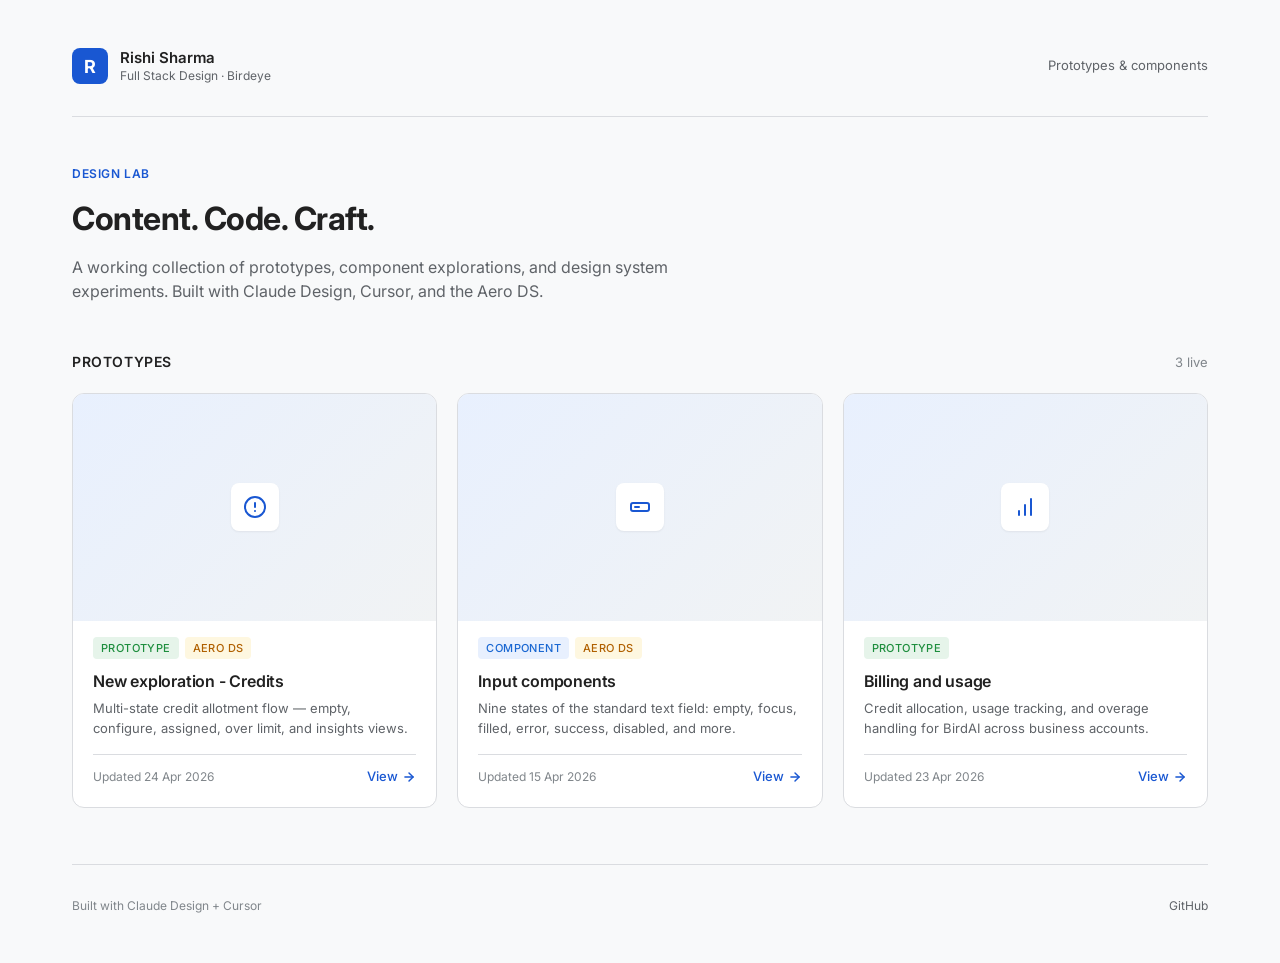
<file: index.html>
<!DOCTYPE html>
<html lang="en">
<head>
  <meta charset="UTF-8" />
  <meta name="viewport" content="width=device-width, initial-scale=1.0" />
  <title>Rishi's Prototypes · Birdeye</title>
  <meta name="description" content="Prototypes, components, and design explorations by Rishi Sharma, Content Designer at Birdeye." />
  <link rel="preconnect" href="https://fonts.googleapis.com" />
  <link rel="preconnect" href="https://fonts.gstatic.com" crossorigin />
  <link href="https://fonts.googleapis.com/css2?family=Inter:wght@400;500;600;700&display=swap" rel="stylesheet" />
  <style>
    :root {
      --bg: #f8f9fa;
      --surface: #ffffff;
      --border: #dadce0;
      --border-hover: #9aa0a6;
      --text-primary: #212121;
      --text-secondary: #5f6368;
      --text-tertiary: #80868b;
      --brand: #1957d2;
      --brand-soft: #e8f0fe;
      --success: #34a853;
      --warning: #f9ab00;
      --radius-sm: 6px;
      --radius-md: 8px;
      --radius-lg: 12px;
      --shadow-sm: 0 1px 2px rgba(60, 64, 67, 0.08);
      --shadow-md: 0 2px 8px rgba(60, 64, 67, 0.12);
    }

    * { box-sizing: border-box; margin: 0; padding: 0; }

    body {
      font-family: 'Inter', -apple-system, BlinkMacSystemFont, sans-serif;
      background: var(--bg);
      color: var(--text-primary);
      -webkit-font-smoothing: antialiased;
      line-height: 1.5;
      min-height: 100vh;
    }

    .container {
      max-width: 1200px;
      margin: 0 auto;
      padding: 48px 32px;
    }

    /* Header */
    .header {
      display: flex;
      align-items: center;
      justify-content: space-between;
      padding-bottom: 32px;
      border-bottom: 1px solid var(--border);
      margin-bottom: 48px;
    }

    .brand {
      display: flex;
      align-items: center;
      gap: 12px;
    }

    .brand-logo {
      width: 36px;
      height: 36px;
      background: var(--brand);
      border-radius: var(--radius-md);
      display: flex;
      align-items: center;
      justify-content: center;
      color: white;
      font-weight: 700;
      font-size: 18px;
    }

    .brand-text {
      display: flex;
      flex-direction: column;
    }

    .brand-name {
      font-size: 15px;
      font-weight: 600;
      color: var(--text-primary);
      line-height: 1.2;
    }

    .brand-role {
      font-size: 12px;
      color: var(--text-secondary);
      line-height: 1.2;
      margin-top: 2px;
    }

    .header-meta {
      font-size: 13px;
      color: var(--text-secondary);
    }

    /* Hero */
    .hero {
      margin-bottom: 48px;
    }

    .hero-eyebrow {
      font-size: 12px;
      font-weight: 600;
      color: var(--brand);
      text-transform: uppercase;
      letter-spacing: 0.6px;
      margin-bottom: 12px;
    }

    .hero-title {
      font-size: 32px;
      font-weight: 700;
      color: var(--text-primary);
      letter-spacing: -0.5px;
      margin-bottom: 12px;
    }

    .hero-subtitle {
      font-size: 16px;
      color: var(--text-secondary);
      max-width: 640px;
    }

    /* Section */
    .section-header {
      display: flex;
      align-items: baseline;
      justify-content: space-between;
      margin-bottom: 20px;
    }

    .section-title {
      font-size: 14px;
      font-weight: 600;
      color: var(--text-primary);
      text-transform: uppercase;
      letter-spacing: 0.6px;
    }

    .section-count {
      font-size: 13px;
      color: var(--text-tertiary);
    }

    /* Grid */
    .grid {
      display: grid;
      grid-template-columns: repeat(auto-fill, minmax(280px, 1fr));
      gap: 20px;
      margin-bottom: 56px;
    }

    /* Card */
    .card {
      background: var(--surface);
      border: 1px solid var(--border);
      border-radius: var(--radius-lg);
      overflow: hidden;
      transition: border-color 0.15s ease, box-shadow 0.15s ease, transform 0.15s ease;
      text-decoration: none;
      color: inherit;
      display: flex;
      flex-direction: column;
    }

    .card:hover {
      border-color: var(--brand);
      box-shadow: var(--shadow-md);
      transform: translateY(-2px);
    }

    .card-preview {
      aspect-ratio: 16 / 10;
      background: linear-gradient(135deg, #e8f0fe 0%, #f1f3f4 100%);
      display: flex;
      align-items: center;
      justify-content: center;
      position: relative;
      overflow: hidden;
    }

    .card-preview-icon {
      width: 48px;
      height: 48px;
      background: var(--surface);
      border-radius: var(--radius-md);
      display: flex;
      align-items: center;
      justify-content: center;
      box-shadow: var(--shadow-sm);
      color: var(--brand);
    }

    .card-body {
      padding: 16px 20px 20px;
      display: flex;
      flex-direction: column;
      flex: 1;
    }

    .card-tag-row {
      display: flex;
      gap: 6px;
      margin-bottom: 10px;
      flex-wrap: wrap;
    }

    .tag {
      font-size: 11px;
      font-weight: 500;
      padding: 3px 8px;
      border-radius: 4px;
      text-transform: uppercase;
      letter-spacing: 0.4px;
    }

    .tag-component { background: #e8f0fe; color: #1967d2; }
    .tag-prototype { background: #e6f4ea; color: #1e8e3e; }
    .tag-system { background: #fef7e0; color: #b06000; }
    .tag-wip { background: #f1f3f4; color: #5f6368; }

    .card-title {
      font-size: 16px;
      font-weight: 600;
      color: var(--text-primary);
      margin-bottom: 6px;
      letter-spacing: -0.2px;
    }

    .card-description {
      font-size: 13px;
      color: var(--text-secondary);
      line-height: 1.5;
      margin-bottom: 16px;
      flex: 1;
    }

    .card-footer {
      display: flex;
      align-items: center;
      justify-content: space-between;
      padding-top: 12px;
      border-top: 1px solid var(--border);
    }

    .card-date {
      font-size: 12px;
      color: var(--text-tertiary);
    }

    .card-link {
      font-size: 13px;
      font-weight: 500;
      color: var(--brand);
      display: flex;
      align-items: center;
      gap: 4px;
    }

    .card-link svg {
      transition: transform 0.15s ease;
    }

    .card:hover .card-link svg {
      transform: translateX(2px);
    }

    /* Coming soon card */
    .card-placeholder {
      background: transparent;
      border: 1px dashed var(--border);
      cursor: default;
    }

    .card-placeholder:hover {
      border-color: var(--border);
      box-shadow: none;
      transform: none;
    }

    .card-placeholder .card-preview {
      background: transparent;
    }

    .card-placeholder .card-preview-icon {
      background: var(--surface);
      color: var(--text-tertiary);
    }

    /* Footer */
    .footer {
      padding-top: 32px;
      border-top: 1px solid var(--border);
      display: flex;
      align-items: center;
      justify-content: space-between;
      font-size: 12px;
      color: var(--text-tertiary);
    }

    .footer a {
      color: var(--text-secondary);
      text-decoration: none;
    }

    .footer a:hover {
      color: var(--brand);
    }

    /* Responsive */
    @media (max-width: 640px) {
      .container { padding: 32px 20px; }
      .hero-title { font-size: 26px; }
      .grid { grid-template-columns: 1fr; }
      .header { flex-direction: column; align-items: flex-start; gap: 16px; }
    }
  </style>
</head>
<body>
  <div class="container">

    <!-- Header -->
    <header class="header">
      <div class="brand">
        <div class="brand-logo">R</div>
        <div class="brand-text">
          <div class="brand-name">Rishi Sharma</div>
          <div class="brand-role">Full Stack Design · Birdeye</div>
        </div>
      </div>
      <div class="header-meta">Prototypes &amp; components</div>
    </header>

    <!-- Hero -->
    <section class="hero">
      <div class="hero-eyebrow">Design lab</div>
      <h1 class="hero-title">Content. Code. Craft.</h1>
      <p class="hero-subtitle">A working collection of prototypes, component explorations, and design system experiments. Built with Claude Design, Cursor, and the Aero DS.</p>
    </section>

    <!-- Prototypes -->
    <div class="section-header">
      <div class="section-title">Prototypes</div>
      <div class="section-count">3 live</div>
    </div>

    <div class="grid">

      <!-- New exploration - Credits (most recently added) -->
      <a class="card" href="https://rishisharma-tech.github.io/ap-project/Billing/birdai_credits_allotment.html" target="_blank" rel="noopener noreferrer">
        <div class="card-preview">
          <div class="card-preview-icon">
            <svg width="24" height="24" viewBox="0 0 24 24" fill="none" stroke="currentColor" stroke-width="2" stroke-linecap="round" stroke-linejoin="round">
              <circle cx="12" cy="12" r="10"></circle>
              <line x1="12" y1="8" x2="12" y2="12"></line>
              <line x1="12" y1="16" x2="12.01" y2="16"></line>
            </svg>
          </div>
        </div>
        <div class="card-body">
          <div class="card-tag-row">
            <span class="tag tag-prototype">Prototype</span>
            <span class="tag tag-system">Aero DS</span>
          </div>
          <div class="card-title">New exploration - Credits</div>
          <div class="card-description">Multi-state credit allotment flow — empty, configure, assigned, over limit, and insights views.</div>
          <div class="card-footer">
            <span class="card-date">Updated 24 Apr 2026</span>
            <span class="card-link">
              View
              <svg width="14" height="14" viewBox="0 0 24 24" fill="none" stroke="currentColor" stroke-width="2.5" stroke-linecap="round" stroke-linejoin="round">
                <line x1="5" y1="12" x2="19" y2="12"></line>
                <polyline points="12 5 19 12 12 19"></polyline>
              </svg>
            </span>
          </div>
        </div>
      </a>

      <!-- Input components -->
      <a class="card" href="ds-input-components.html">
        <div class="card-preview">
          <div class="card-preview-icon">
            <svg width="24" height="24" viewBox="0 0 24 24" fill="none" stroke="currentColor" stroke-width="2" stroke-linecap="round" stroke-linejoin="round">
              <rect x="3" y="8" width="18" height="8" rx="2" ry="2"></rect>
              <line x1="7" y1="12" x2="11" y2="12"></line>
            </svg>
          </div>
        </div>
        <div class="card-body">
          <div class="card-tag-row">
            <span class="tag tag-component">Component</span>
            <span class="tag tag-system">Aero DS</span>
          </div>
          <div class="card-title">Input components</div>
          <div class="card-description">Nine states of the standard text field: empty, focus, filled, error, success, disabled, and more.</div>
          <div class="card-footer">
            <span class="card-date">Updated 15 Apr 2026</span>
            <span class="card-link">
              View
              <svg width="14" height="14" viewBox="0 0 24 24" fill="none" stroke="currentColor" stroke-width="2.5" stroke-linecap="round" stroke-linejoin="round">
                <line x1="5" y1="12" x2="19" y2="12"></line>
                <polyline points="12 5 19 12 12 19"></polyline>
              </svg>
            </span>
          </div>
        </div>
      </a>

      <!-- Billing and usage -->
      <a class="card" href="billing-and-usage/">
        <div class="card-preview">
          <div class="card-preview-icon">
            <svg width="24" height="24" viewBox="0 0 24 24" fill="none" stroke="currentColor" stroke-width="2" stroke-linecap="round" stroke-linejoin="round">
              <line x1="12" y1="20" x2="12" y2="10"></line>
              <line x1="18" y1="20" x2="18" y2="4"></line>
              <line x1="6" y1="20" x2="6" y2="16"></line>
            </svg>
          </div>
        </div>
        <div class="card-body">
          <div class="card-tag-row">
            <span class="tag tag-prototype">Prototype</span>
          </div>
          <div class="card-title">Billing and usage</div>
          <div class="card-description">Credit allocation, usage tracking, and overage handling for BirdAI across business accounts.</div>
          <div class="card-footer">
            <span class="card-date">Updated 23 Apr 2026</span>
            <span class="card-link">
              View
              <svg width="14" height="14" viewBox="0 0 24 24" fill="none" stroke="currentColor" stroke-width="2.5" stroke-linecap="round" stroke-linejoin="round">
                <line x1="5" y1="12" x2="19" y2="12"></line>
                <polyline points="12 5 19 12 12 19"></polyline>
              </svg>
            </span>
          </div>
        </div>
      </a>

    </div>

    <!-- Footer -->
    <footer class="footer">
      <div>Built with Claude Design + Cursor</div>
      <div><a href="https://github.com/rishisharma-tech" target="_blank" rel="noopener">GitHub</a></div>
    </footer>

  </div>
</body>
</html>
</file>
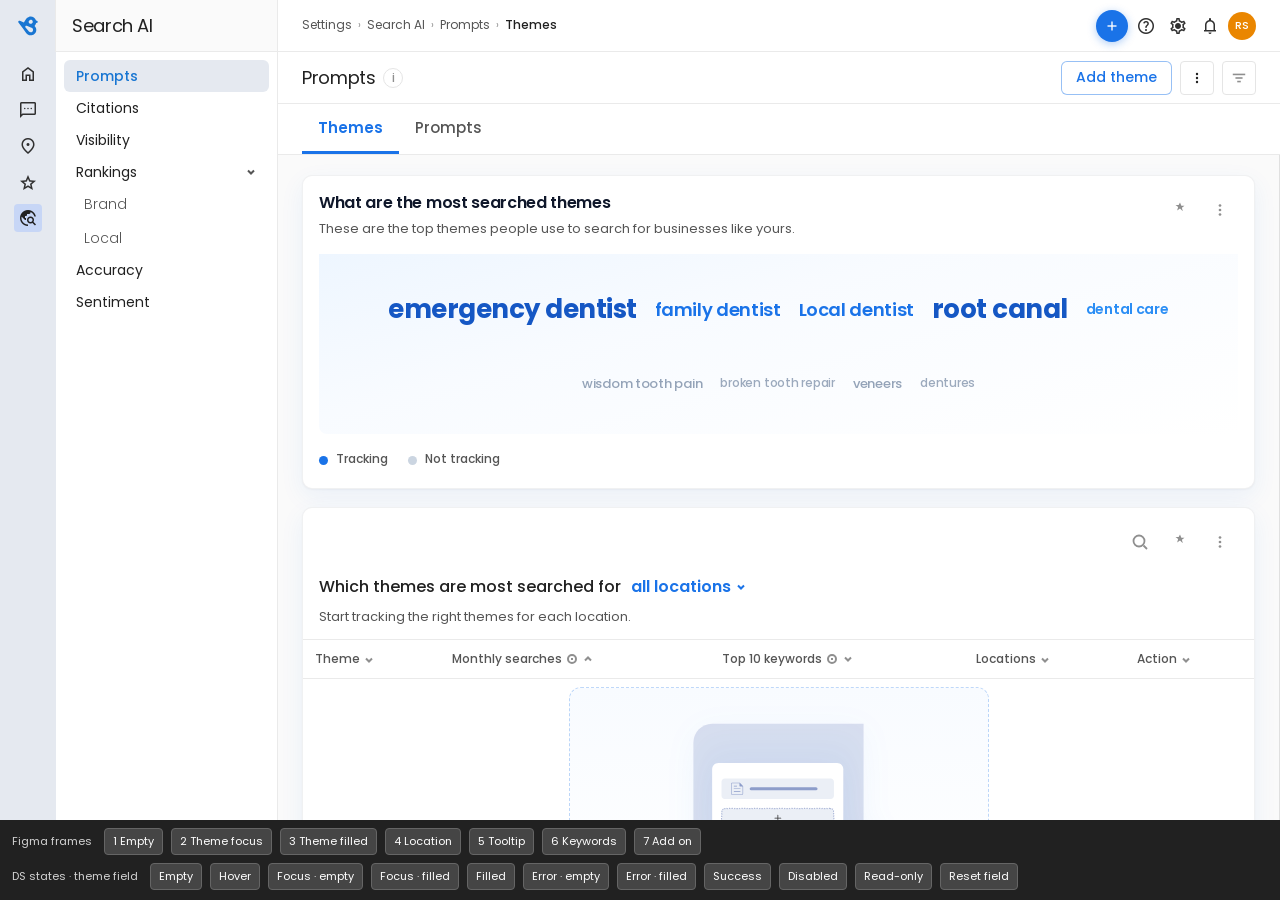
<file: add-theme-prototype.html>
<!DOCTYPE html>
<html lang="en">
<head>
  <meta charset="UTF-8" />
  <meta name="viewport" content="width=device-width, initial-scale=1.0" />
  <title>Add theme — Prompts</title>
  <link rel="stylesheet" href="ds-tokens.css" />
  <link rel="stylesheet" href="https://fonts.googleapis.com/css2?family=Material+Symbols+Outlined:opsz,wght,FILL,GRAD@20,400,0,0&display=block" />
  <style>
    :root {
      --gray0: var(--aero-gray-0);
      --gray10: var(--aero-gray-10);
      --gray20: var(--aero-gray-20);
      --gray40: var(--aero-gray-40);
      --gray50: var(--aero-gray-50);
      --gray90: var(--aero-gray-90);
      --gray300: var(--aero-gray-300);
      --gray900: var(--aero-gray-900);
      --blue20: var(--aero-blue-20);
      --blue100: var(--aero-blue-100);
      --blue200: var(--aero-blue-200);
      --blue300: var(--aero-blue-300);
      --red200: var(--aero-red-200);
      --shadow-md: 0 10px 24px rgba(33, 33, 33, 0.2);
      --shadow-sm: 0 4px 8px rgba(33, 33, 33, 0.18);
      /* Drawer fields — DS border/radius/type scale; shorter control height + tight stack */
      --field-h: 48px;
      --field-radius: 8px;
      --field-pad: 5px 12px 6px;
      --field-border: #dadce0;
      --lbl-size: 11px;
      --val-size: 14px;
      /* DS input states (ds-input-components.html — Text Field tab) */
      --f-blue: #1957d2;
      --f-red: #d93025;
      --f-green: #34a853;
      --f-border-hover: #9aa0a6;
      --f-disabled-bg: #f8f9fa;
      --f-disabled-border: #e8eaed;
      --f-readonly-bg: #f8f9fa;
      --t-disabled: #b0b8c1;
      --t-helper-err: #d93025;
      --t-helper-ok: #34a853;
      --helper-size: 12px;
      /* Brighter accents (Search AI / Reviews AI mocks) */
      --viz-blue: #1a73e8;
      --viz-blue-deep: #1557c4;
      --viz-ink: #0f172a;
      --wc-surface: linear-gradient(165deg, #eef6ff 0%, #f8fbff 38%, #ffffff 100%);
      --card-shadow: 0 1px 2px rgba(15, 23, 42, 0.04), 0 8px 24px rgba(26, 115, 232, 0.07);
    }

    * { box-sizing: border-box; margin: 0; padding: 0; }
    .sr-only {
      position: absolute;
      width: 1px;
      height: 1px;
      padding: 0;
      margin: -1px;
      overflow: hidden;
      clip: rect(0, 0, 0, 0);
      white-space: nowrap;
      border: 0;
    }

    body {
      font-family: var(--aero-font-family);
      background: var(--ds-color-bg-page);
      color: var(--ds-color-text-primary);
      height: 100vh;
      overflow: hidden;
    }

    .body-wrap {
      display: flex;
      height: 100vh;
      overflow: hidden;
    }

    /* —— L1 Rail (CLAUDE.md / L4 / SearchAI) —— */
    .rail {
      width: var(--ds-width-rail);
      background: var(--ds-color-rail-bg);
      border-right: 1px solid var(--ds-color-border-subtle);
      display: flex;
      flex-direction: column;
      align-items: stretch;
      flex-shrink: 0;
    }
    .rail-logo-area {
      height: 52px;
      background: var(--ds-color-rail-bg);
      display: flex;
      align-items: center;
      justify-content: center;
      flex-shrink: 0;
      text-decoration: none;
    }
    .rail-logo-area svg {
      width: 28px;
      height: 28px;
      color: var(--ds-color-blue-primary);
    }
    .rail-nav {
      flex: 1;
      width: var(--ds-width-rail);
      background: var(--ds-color-rail-bg);
      display: flex;
      flex-direction: column;
      align-items: center;
      padding: 8px 12px;
      gap: 8px;
      overflow: hidden;
    }
    .rail-btn {
      width: var(--ds-width-btn);
      height: var(--ds-height-row-md);
      border-radius: var(--aero-radius-sm);
      border: none;
      background: transparent;
      display: flex;
      align-items: center;
      justify-content: center;
      cursor: default;
      position: relative;
      flex-shrink: 0;
      color: var(--aero-gray-600);
      padding: 0;
    }
    .rail-btn:hover {
      background: rgba(0, 0, 0, 0.06);
    }
    .rail-btn.active {
      background: #c7d6f6;
      color: var(--aero-gray-900);
    }
    .rail-btn .material-symbols-outlined {
      font-size: var(--ds-icon-size);
      font-variation-settings: 'FILL' 0, 'wght' 400, 'GRAD' 0, 'opsz' 20;
    }
    .rail-spacer {
      flex: 1;
      min-height: 8px;
    }

    /* —— L2 Sidebar —— */
    .sidebar {
      width: var(--ds-width-sidebar);
      background: var(--ds-color-bg-surface);
      border-right: 1px solid var(--ds-color-border-subtle);
      display: flex;
      flex-direction: column;
      flex-shrink: 0;
      overflow: hidden;
    }
    .sb-title {
      height: 52px;
      background: var(--aero-gray-10);
      display: flex;
      align-items: center;
      padding: 0 16px;
      font-size: var(--aero-fs-18);
      font-weight: 400;
      color: var(--ds-color-text-primary);
      letter-spacing: -0.02em;
      flex-shrink: 0;
      border-bottom: 1px solid var(--ds-color-border-subtle);
    }
    .sb-body {
      flex: 1;
      overflow-y: auto;
      padding: 8px;
    }
    .sb-body::-webkit-scrollbar {
      width: 4px;
    }
    .sb-body::-webkit-scrollbar-thumb {
      background: #c7d6f6;
      border-radius: 4px;
    }
    .sb-item {
      display: flex;
      align-items: center;
      padding: 0 12px;
      min-height: 32px;
      border-radius: 6px;
      font-size: var(--aero-fs-14);
      color: var(--ds-color-text-primary);
      cursor: default;
    }
    .sb-item:hover {
      background: rgb(242, 244, 247);
    }
    .sb-item.active {
      background: var(--aero-gray-2000);
      color: var(--ds-color-blue-primary);
      font-weight: 500;
    }
    .sb-group-hdr {
      display: flex;
      align-items: center;
      justify-content: space-between;
      padding: 0 12px;
      min-height: 32px;
      font-size: var(--aero-fs-14);
      color: var(--ds-color-text-primary);
      border-radius: 6px;
      cursor: default;
    }
    .sb-group-hdr:hover {
      background: rgba(0, 0, 0, 0.04);
    }
    .sb-group-hdr svg {
      color: var(--ds-color-text-secondary);
      flex-shrink: 0;
    }
    .sb-sub {
      padding-left: 8px;
      display: flex;
      flex-direction: column;
      gap: 2px;
    }
    .sb-sub .sb-item {
      font-weight: 300;
      color: var(--ds-color-text-secondary);
    }
    .sb-sub .sb-item.active {
      color: var(--ds-color-blue-primary);
      font-weight: 500;
    }

    /* —— Main —— */
    .main {
      flex: 1;
      display: flex;
      flex-direction: column;
      min-width: 0;
      overflow: hidden;
    }

    .top-nav {
      height: var(--ds-height-topnav);
      background: var(--ds-color-bg-surface);
      border-bottom: 1px solid var(--ds-color-border-subtle);
      display: flex;
      align-items: center;
      justify-content: space-between;
      padding: 0 24px;
      gap: 16px;
      flex-shrink: 0;
    }
    .crumbs {
      display: flex;
      align-items: center;
      flex-wrap: wrap;
      gap: 2px 0;
      font-size: var(--aero-fs-12);
      font-weight: 400;
      line-height: 1.4;
      min-width: 0;
    }
    .crumbs a {
      color: var(--ds-color-text-secondary);
      text-decoration: none;
    }
    .crumbs a:hover {
      color: var(--ds-color-text-primary);
      text-decoration: underline;
    }
    .crumbs-sep {
      color: var(--ds-color-text-muted);
      user-select: none;
      padding: 0 6px;
      font-size: 10px;
    }
    .crumbs-current {
      color: var(--ds-color-text-primary);
      font-weight: 500;
    }
    .top-nav-actions {
      display: flex;
      align-items: center;
      gap: 4px;
      flex-shrink: 0;
    }
    .top-nav-btn {
      width: var(--ds-width-btn);
      height: var(--ds-height-row-md);
      border-radius: var(--aero-radius-sm);
      border: none;
      background: transparent;
      display: flex;
      align-items: center;
      justify-content: center;
      cursor: default;
      color: var(--ds-color-text-icon);
      padding: 0;
    }
    .top-nav-btn:hover {
      background: rgba(0, 0, 0, 0.06);
    }
    .top-nav-btn .material-symbols-outlined {
      font-size: var(--ds-icon-size);
      font-variation-settings: 'FILL' 0, 'wght' 400, 'GRAD' 0, 'opsz' 20;
    }
    .tb-plus {
      width: 32px;
      height: 32px;
      border-radius: var(--ds-radius-full);
      background: var(--viz-blue);
      border: none;
      display: flex;
      align-items: center;
      justify-content: center;
      cursor: default;
      color: #fff;
      padding: 0;
      box-shadow: 0 2px 8px rgba(26, 115, 232, 0.35);
    }
    .tb-plus:hover {
      background: var(--viz-blue-deep);
    }
    .tb-plus .material-symbols-outlined {
      font-size: 18px;
      color: #fff;
    }
    .top-nav .av {
      width: 28px;
      height: 28px;
      border-radius: var(--ds-radius-full);
      background: #ea8600;
      color: #fff;
      font-size: 11px;
      font-weight: 500;
      display: flex;
      align-items: center;
      justify-content: center;
    }

    .main-body {
      flex: 1;
      display: flex;
      flex-direction: column;
      overflow: hidden;
      min-height: 0;
      background: linear-gradient(180deg, #f1f5f9 0%, var(--ds-color-bg-page) 48px);
    }
    .page-hdr {
      min-height: var(--ds-height-page-hdr);
      background: var(--ds-color-bg-surface);
      border-bottom: 1px solid var(--ds-color-border-subtle);
      display: flex;
      align-items: center;
      justify-content: space-between;
      padding: 0 24px;
      gap: 16px;
      flex-shrink: 0;
    }
    .page-title-wrap {
      display: flex;
      align-items: center;
      gap: 8px;
      min-width: 0;
    }
    .page-title {
      margin: 0;
      font-size: var(--aero-fs-18);
      font-weight: 400;
      color: var(--ds-color-text-primary);
      letter-spacing: -0.02em;
      display: flex;
      align-items: center;
      gap: 8px;
    }
    .page-title .info {
      width: 20px;
      height: 20px;
      border-radius: var(--ds-radius-full);
      border: 1px solid var(--ds-color-border);
      font-size: 12px;
      display: inline-flex;
      align-items: center;
      justify-content: center;
      color: var(--ds-color-text-muted);
      font-weight: 500;
      flex-shrink: 0;
    }
    .hd-ctas { display: flex; align-items: center; gap: 8px; flex-shrink: 0; }
    .btn-sec {
      height: 34px;
      padding: 0 14px;
      border: 1px solid rgba(26, 115, 232, 0.45);
      border-radius: 6px;
      background: var(--gray0);
      color: var(--viz-blue);
      font-family: inherit;
      font-size: 14px;
      font-weight: 500;
      cursor: pointer;
    }
    .btn-sec:hover {
      background: rgba(26, 115, 232, 0.08);
      border-color: var(--viz-blue);
    }
    .btn-icon {
      width: 34px;
      height: 34px;
      border: 1px solid var(--gray50);
      border-radius: 4px;
      background: var(--gray0);
      display: flex;
      align-items: center;
      justify-content: center;
      cursor: default;
      position: relative;
    }
    .btn-icon svg { width: 16px; height: 16px; stroke: var(--gray90); fill: none; stroke-width: 1.8; }

    /* —— Filters: slide-out panel (aligned with filter-prototype.html) —— */
    .btn-filter {
      cursor: pointer;
      padding: 0;
      font: inherit;
    }
    .btn-filter:hover { background: #f1f3f4; }
    .btn-filter.active {
      background: #e8f0fe;
      border-color: #1a73e8;
    }
    .btn-filter.active svg { stroke: #1a73e8; }
    .filter-count-badge {
      position: absolute;
      top: -7px;
      right: -7px;
      background: #1a73e8;
      color: var(--gray0);
      font-size: 10px;
      font-weight: 500;
      min-width: 16px;
      height: 16px;
      border-radius: 8px;
      display: none;
      align-items: center;
      justify-content: center;
      padding: 0 4px;
    }
    .filter-count-badge.show { display: flex; }

    .themes-workspace {
      flex: 1;
      display: flex;
      min-height: 0;
      overflow: hidden;
    }
    .themes-content {
      flex: 1;
      overflow: auto;
      padding: 20px 24px 120px;
      background: var(--ds-color-bg-page);
      min-width: 0;
    }
    .zero-default {
      display: flex;
      flex-direction: column;
      align-items: center;
      justify-content: center;
      gap: 16px;
      padding: 28px 24px 32px;
      background: linear-gradient(180deg, #f8fbff 0%, #ffffff 100%);
      border: 1px dashed rgba(26, 115, 232, 0.28);
      border-radius: 12px;
      max-width: 420px;
      margin: 8px auto;
    }
    .zero-illus {
      width: 220px;
      height: auto;
      max-height: 176px;
      object-fit: contain;
      filter: drop-shadow(0 6px 16px rgba(26, 115, 232, 0.12));
    }
    .applied-filters {
      display: none;
      flex-wrap: wrap;
      align-items: center;
      gap: 6px;
      margin-bottom: 12px;
      font-size: 13px;
      color: var(--gray300);
    }
    .applied-filters.on { display: flex; }
    .applied-filters .af-hd { font-weight: 500; color: var(--gray900); margin-right: 4px; }
    .filter-chip {
      display: inline-flex;
      align-items: center;
      gap: 4px;
      padding: 4px 10px;
      background: var(--blue20);
      color: var(--blue100);
      border-radius: 20px;
      font-size: 12px;
      font-weight: 500;
    }
    .filter-chip button {
      border: none;
      background: transparent;
      cursor: pointer;
      padding: 0 0 0 4px;
      color: inherit;
      font-size: 14px;
      line-height: 1;
      opacity: 0.75;
    }
    .filter-chip button:hover { opacity: 1; }

    .filter-panel {
      width: 0;
      background: #fff;
      border-left: 1px solid #e0e0e0;
      overflow: hidden;
      transition: width 0.22s ease;
      flex-shrink: 0;
      display: flex;
      flex-direction: column;
    }
    .filter-panel.open {
      width: 272px;
      overflow-y: auto;
    }
    .filter-inner { width: 272px; padding: 0; }

    .fp-head {
      display: flex;
      align-items: center;
      justify-content: space-between;
      padding: 12px 20px;
      border-bottom: 1px solid #eaeaea;
      position: sticky;
      top: 0;
      background: var(--gray0);
      z-index: 5;
    }
    .fp-title {
      font-size: 15px;
      font-weight: 500;
      color: #212121;
      letter-spacing: -0.24px;
      line-height: 1.25;
    }
    .fp-clear {
      font-size: 14px;
      color: #1976d2;
      cursor: pointer;
      font-weight: 400;
      display: none;
      border: none;
      background: none;
      font-family: inherit;
      padding: 2px 0;
      line-height: 1.25;
      letter-spacing: -0.28px;
    }
    .fp-clear.show { display: block; }
    .fp-clear:hover { text-decoration: underline; }

    .fp-search {
      display: flex;
      align-items: center;
      gap: 6px;
      border: 1px solid #dadce0;
      border-radius: 6px;
      padding: 0 10px;
      height: 32px;
      margin: 8px 20px 6px;
    }
    .fp-search:focus-within {
      border-color: #1a73e8;
    }
    .fp-search svg {
      width: 14px;
      height: 14px;
      stroke: #8f8f8f;
      fill: none;
      stroke-width: 2;
      stroke-linecap: round;
      flex-shrink: 0;
    }
    .fp-search input {
      border: none;
      outline: none;
      font-family: inherit;
      font-size: 13px;
      color: #1a1a1a;
      background: transparent;
      width: 100%;
      line-height: 1.2;
    }
    .fp-search input::placeholder { color: #9aa0a6; }

    .fp-list {
      display: flex;
      flex-direction: column;
      gap: 5px;
      padding: 6px 12px 16px;
    }

    /* filter row — aligned with final_proto.html (Contacts filter panel) */
    .fr {
      border-radius: 7px;
      border: 1px solid #dadce0;
      background: #fff;
      cursor: pointer;
      overflow: hidden;
      transition: border-color 0.12s;
    }
    .fr:not(.chip):hover { border-color: #9aa0a6; }
    .fr-hd {
      display: flex;
      align-items: center;
      gap: 8px;
      padding: 0 11px;
      height: 42px;
      box-sizing: border-box;
    }
    .fr-lbl {
      font-size: 13px;
      color: #3c4043;
      flex: 1;
      min-width: 0;
      white-space: nowrap;
      overflow: hidden;
      text-overflow: ellipsis;
      font-weight: 400;
      line-height: 1.25;
    }
    .fr-chv svg {
      width: 15px;
      height: 15px;
      stroke: #9aa0a6;
      fill: none;
      stroke-width: 2;
      stroke-linecap: round;
      display: block;
      transition: transform 0.18s;
    }

    /* applied filter chip — Contacts ref: light blue surface, blue rim, dark category + deep blue summary */
    .fr.chip {
      border: 1px solid #1a73e8;
      background: #e8f0fe;
      cursor: default;
    }
    .fr.chip .fr-hd {
      padding: 7px 10px;
      height: auto;
      min-height: 42px;
      align-items: center;
      gap: 8px;
    }
    .fr.chip .fr-body-col {
      display: flex;
      flex-direction: column;
      flex: 1;
      min-width: 0;
      gap: 1px;
    }
    .fr.chip .fr-float-label {
      font-size: 13px;
      color: #3c4043;
      font-weight: 400;
      margin-bottom: 0;
      line-height: 1.3;
      text-transform: none;
      letter-spacing: 0;
    }
    .fr.chip .fr-lbl {
      color: #1557c4;
      font-weight: 600;
      font-size: 13px;
      line-height: 1.35;
      white-space: nowrap;
      overflow: hidden;
      text-overflow: ellipsis;
    }

    .fr.chip .chip-x {
      width: 28px;
      height: 28px;
      flex-shrink: 0;
      border-radius: 50%;
      display: flex;
      align-items: center;
      justify-content: center;
      border: none;
      background: transparent;
      cursor: pointer;
      padding: 0;
      color: #1557c4;
      -webkit-appearance: none;
      appearance: none;
    }
    .fr.chip .chip-x:hover { background: rgba(26, 115, 232, 0.2); }
    .fr.chip .chip-x:focus-visible {
      outline: 2px solid #1a73e8;
      outline-offset: 2px;
    }
    .fr.chip .chip-x svg {
      width: 12px;
      height: 12px;
      stroke: #1557c4;
      fill: none;
      stroke-width: 2.5;
      stroke-linecap: round;
      flex-shrink: 0;
    }

    .fr.is-open:not(.chip) {
      border-color: #1a73e8;
      border-width: 2px;
      background: #fff;
    }
    .fr.is-open:not(.chip) .fr-hd {
      padding: 0 11px;
      height: 42px;
    }
    .fr.is-open:not(.chip) .fr-lbl {
      font-size: 13px;
      color: #1a73e8;
      font-weight: 500;
      text-transform: none;
      letter-spacing: 0;
    }
    .fr.is-open:not(.chip) .fr-chv svg {
      stroke: #1a73e8;
      transform: rotate(180deg);
    }
    .fr-body {
      display: none;
      border-top: 1px solid #dadce0;
    }
    .fr.is-open:not(.chip) .fr-body { display: block; }

    .fr-dd-search {
      display: flex;
      align-items: center;
      gap: 5px;
      margin: 5px 8px;
      border: 1px solid #e5e9f0;
      border-radius: 4px;
      padding: 0 8px;
      height: 28px;
    }
    .fr-dd-search svg {
      width: 12px;
      height: 12px;
      stroke: #9aa0a6;
      fill: none;
      stroke-width: 2;
      stroke-linecap: round;
    }
    .fr-dd-search input {
      border: none;
      outline: none;
      font-family: inherit;
      font-size: 11px;
      color: #1a1a1a;
      background: transparent;
      width: 100%;
      line-height: 1.2;
    }
    .fr-dd-search input::placeholder { color: #9aa0a6; }

    .cb-list { display: flex; flex-direction: column; }
    .cb-row {
      display: flex;
      align-items: center;
      gap: 8px;
      padding: 4px 11px;
      cursor: pointer;
    }
    .cb-row:hover { background: #fafbfc; }
    .cb {
      width: 15px;
      height: 15px;
      border-radius: 3px;
      border: 2px solid #e5e9f0;
      display: flex;
      align-items: center;
      justify-content: center;
      flex-shrink: 0;
      background: #fff;
      transition: all 0.1s;
    }
    .cb.on {
      background: #1976d2;
      border-color: #1976d2;
    }
    .cb svg {
      display: none;
      width: 9px;
      height: 9px;
      stroke: #fff;
      fill: none;
      stroke-width: 2.5;
      stroke-linecap: round;
      stroke-linejoin: round;
    }
    .cb.on svg { display: block; }
    .cb-lbl {
      font-size: 12px;
      color: #3c4043;
      line-height: 1.25;
      font-weight: 400;
    }

    .fr-foot {
      display: flex;
      justify-content: flex-end;
      padding: 6px 10px;
      border-top: 1px solid #eaeaea;
    }
    .apply-btn {
      background: #1a73e8;
      color: #fff;
      font-family: inherit;
      font-size: 13px;
      font-weight: 500;
      padding: 5px 16px;
      border: none;
      border-radius: 6px;
      cursor: pointer;
      line-height: 1.25;
    }
    .apply-btn:hover { background: #1765cc; }

    .fp-see-all {
      font-size: 13px;
      color: #1976d2;
      font-weight: 400;
      cursor: pointer;
      padding: 6px 0;
      margin: 0 20px 8px;
      display: inline-block;
      letter-spacing: -0.28px;
      border: none;
      background: none;
      font-family: inherit;
      line-height: 1.25;
    }
    .fp-see-all:hover { text-decoration: underline; }

    .data-table .zero-cell.filters-active .zero-default { display: none; }
    .zero-filter-msg {
      display: none;
      text-align: center;
      padding: 48px 24px;
      font-size: 14px;
      color: var(--gray300);
      line-height: 1.5;
      max-width: 400px;
      margin: 0 auto;
    }
    .data-table .zero-cell.filters-active .zero-filter-msg { display: block; }

    .tabs {
      display: flex;
      gap: 0;
      padding: 0 24px;
      background: var(--ds-color-bg-surface);
      border-bottom: 1px solid var(--ds-color-border-subtle);
      flex-shrink: 0;
    }
    .tab {
      padding: 12px 16px;
      font-size: 15px;
      font-weight: 500;
      color: var(--gray300);
      border-bottom: 3px solid transparent;
      cursor: default;
      transition: color 0.15s ease;
    }
    .tab:hover {
      color: var(--viz-ink);
    }
    .tab.active {
      color: var(--viz-blue);
      font-weight: 600;
      border-bottom-color: var(--viz-blue);
    }

    .dash-card {
      background: var(--gray0);
      border: 1px solid rgba(15, 23, 42, 0.06);
      border-radius: 10px;
      margin-bottom: 18px;
      overflow: hidden;
      box-shadow: var(--card-shadow);
    }
    .dash-card-hd {
      display: flex;
      align-items: flex-start;
      justify-content: space-between;
      padding: 16px 16px 0;
      gap: 12px;
    }
    .dash-card-actions { display: flex; align-items: center; gap: 4px; flex-shrink: 0; }
    .dash-icon-btn {
      width: 36px;
      height: 36px;
      border: none;
      background: transparent;
      border-radius: 8px;
      display: flex;
      align-items: center;
      justify-content: center;
      cursor: default;
      color: var(--gray90);
    }
    .dash-icon-btn:hover { background: var(--gray20); }
    .dash-icon-btn .ico-stroke {
      width: 18px;
      height: 18px;
      stroke: currentColor;
      fill: none;
      stroke-width: 1.8;
    }
    .dash-icon-btn .ico-fill {
      width: 18px;
      height: 18px;
      stroke: none;
      fill: currentColor;
    }
    .dash-card-titles { min-width: 0; }
    .dash-card-titles h2 {
      font-size: 16px;
      font-weight: 600;
      color: var(--viz-ink);
      margin-bottom: 6px;
      line-height: 1.35;
      letter-spacing: -0.02em;
    }
    .dash-card-titles .sub {
      font-size: 13px;
      color: var(--gray300);
      line-height: 1.45;
      max-width: 640px;
    }
    .dash-card-body { padding: 16px 16px 20px; }
    .wc {
      display: flex;
      flex-wrap: wrap;
      align-items: center;
      justify-content: center;
      gap: 12px 18px;
      padding: 20px 16px 24px;
      min-height: 180px;
      text-align: center;
      line-height: 1.2;
      background: var(--wc-surface);
      border-radius: 0 0 8px 8px;
    }
    .wc span { white-space: nowrap; letter-spacing: -0.02em; }
    .wc .t-track { color: var(--viz-blue); }
    .wc .t-track.lg { font-size: 26px; font-weight: 700; color: var(--viz-blue-deep); }
    .wc .t-track.md { font-size: 18px; font-weight: 600; color: var(--viz-blue); }
    .wc .t-track.sm { font-size: 14px; font-weight: 600; color: #2b8ef5; }
    .wc .t-nt { color: #94a3b8; font-weight: 500; }
    .wc .t-nt.lg { font-size: 15px; }
    .wc .t-nt.md { font-size: 13px; }
    .wc .t-nt.sm { font-size: 12px; opacity: 0.92; }
    .legend { display: flex; gap: 20px; font-size: 12px; color: var(--gray300); padding: 12px 0 0; font-weight: 500; }
    .dash-card-body .legend { margin-top: 4px; }
    .legend i { display: inline-block; width: 9px; height: 9px; border-radius: 50%; margin-right: 8px; vertical-align: middle; }
    .list-card-hd {
      padding: 16px 16px 12px;
      border-bottom: 1px solid var(--gray40);
    }
    .list-card-hd .row-actions {
      display: flex;
      justify-content: flex-end;
      gap: 4px;
      margin-bottom: 12px;
    }
    .list-card-hd h2 {
      font-size: 16px;
      font-weight: 500;
      color: var(--gray900);
      line-height: 1.4;
      margin-bottom: 4px;
    }
    .loc-scope-wrap {
      position: relative;
      display: inline-flex;
      vertical-align: baseline;
    }
    .list-card-hd .loc-link {
      display: inline-flex;
      align-items: center;
      gap: 4px;
      font-size: 16px;
      font-weight: 600;
      color: var(--viz-blue);
      background: none;
      border: none;
      padding: 2px 4px;
      margin: 0 0 0 2px;
      border-radius: 6px;
      cursor: pointer;
      font-family: inherit;
    }
    .list-card-hd .loc-link:hover {
      background: rgba(26, 115, 232, 0.08);
    }
    .list-card-hd .loc-link.open {
      background: rgba(26, 115, 232, 0.12);
    }
    .list-card-hd .loc-link svg { width: 12px; height: 12px; flex-shrink: 0; }
    .loc-scope-dd {
      display: none;
      position: absolute;
      left: 0;
      top: calc(100% + 6px);
      min-width: 300px;
      max-height: 320px;
      overflow: hidden;
      background: var(--gray0);
      border: 1px solid var(--gray40);
      border-radius: 10px;
      box-shadow: 0 12px 40px rgba(15, 23, 42, 0.14);
      z-index: 45;
    }
    .loc-scope-dd.open {
      display: block;
    }
    .loc-scope-dd .dd-search {
      margin: 12px 12px 8px;
    }
    .loc-scope-dd .dd-title {
      padding-top: 4px;
    }
    .loc-scope-dd #locScopeOpts {
      max-height: 220px;
      overflow-y: auto;
      padding-bottom: 8px;
    }
    .loc-scope-hint {
      font-size: 11px;
      color: var(--gray90);
      padding: 0 16px 8px;
      line-height: 1.35;
    }
    .list-card-hd .hint { font-size: 13px; color: var(--gray300); margin-top: 6px; }
    table.data-table { width: 100%; border-collapse: collapse; }
    .data-table th {
      text-align: left;
      font-size: 12px;
      font-weight: 500;
      color: var(--gray300);
      padding: 10px 12px;
      border-bottom: 1px solid var(--gray40);
      white-space: nowrap;
    }
    .data-table th .th-ico { display: inline-flex; align-items: center; gap: 4px; }
    .data-table th .th-sort {
      width: 12px;
      height: 12px;
      vertical-align: middle;
      color: var(--gray90);
    }
    .data-table td {
      padding: 0;
      border-bottom: none;
    }
    .data-table .zero-cell {
      padding: 0;
      min-height: 200px;
      border: none;
    }

    /* —— Blanket —— */
    .blanket {
      display: none;
      position: fixed;
      inset: 0;
      background: rgba(33, 33, 33, 0.64);
      z-index: 40;
    }
    .blanket.on { display: block; }

    /* —— Drawer 650px —— */
    .drawer {
      position: fixed;
      top: 0;
      right: 0;
      width: 650px;
      max-width: 100%;
      height: 100%;
      background: var(--gray0);
      box-shadow: var(--shadow-md);
      z-index: 50;
      display: flex;
      flex-direction: column;
      transform: translateX(100%);
      visibility: hidden;
      transition: transform 0.22s ease, visibility 0.22s;
    }
    .drawer.on {
      transform: translateX(0);
      visibility: visible;
    }

    .dr-header {
      display: flex;
      align-items: center;
      justify-content: space-between;
      padding: 24px 24px 16px;
      flex-shrink: 0;
      gap: 16px;
    }
    .dr-header-left {
      display: flex;
      align-items: center;
      gap: 12px;
      min-width: 0;
    }
    .dr-back {
      width: 36px;
      height: 36px;
      border: none;
      background: transparent;
      border-radius: 8px;
      cursor: pointer;
      display: flex;
      align-items: center;
      justify-content: center;
      color: var(--gray900);
    }
    .dr-back:hover { background: var(--gray20); }
    .dr-back svg { width: 20px; height: 20px; stroke: currentColor; fill: none; stroke-width: 2; stroke-linecap: round; stroke-linejoin: round; }
    .dr-title { font-size: 18px; font-weight: 500; color: var(--gray900); }
    .dr-ctas { display: flex; align-items: center; gap: 8px; flex-shrink: 0; }
    .btn-cancel {
      border: none;
      background: transparent;
      color: var(--blue100);
      font-family: inherit;
      font-size: 14px;
      font-weight: 400;
      padding: 8px 12px;
      cursor: pointer;
      border-radius: 4px;
    }
    .btn-cancel:hover { background: var(--blue20); }
    .btn-add {
      border: none;
      background: var(--blue200);
      color: var(--gray0);
      font-family: inherit;
      font-size: 14px;
      font-weight: 500;
      padding: 8px 20px;
      border-radius: 4px;
      cursor: pointer;
    }
    .btn-add:hover:not(:disabled) { background: var(--blue300); }
    .btn-add:disabled {
      background: var(--gray50);
      color: var(--gray90);
      cursor: not-allowed;
    }

    .dr-body {
      flex: 1;
      overflow-y: auto;
      padding: 4px 24px 28px;
      display: flex;
      flex-direction: column;
      gap: 12px;
    }

    /* —— Floating fields: .iw / .iw-inner / .fl (geometry from ds-input-components, tighter stack via .dr-body gap) —— */
    .field-label-hint {
      font-size: 12px;
      color: var(--gray90);
      margin: 0 0 2px;
      line-height: 1.35;
    }
    .req { color: var(--red200); font-weight: 500; margin-left: 2px; }

    .iw {
      display: flex;
      align-items: center;
      gap: 8px;
      border: 1px solid var(--field-border);
      border-radius: var(--field-radius);
      background: var(--gray0);
      padding: var(--field-pad);
      min-height: var(--field-h);
      transition: border-color 0.15s, background 0.15s;
    }
    .iw:hover:not(.iw-dd.open):not(:focus-within):not(.s-disabled):not(.s-readonly):not(.s-err):not(.s-ok):not(.s-focus) {
      border-color: var(--f-border-hover);
    }
    .iw:focus-within:not(.s-disabled):not(.s-readonly):not(.s-err):not(.s-ok):not(.s-focus) {
      border: 1px solid var(--f-blue);
      background: var(--gray0);
    }
    /* DS state modifiers (ds-input-components — excludes plain “empty” resting; use proto bar to preview) */
    .iw.s-hover-demo { border-color: var(--f-border-hover) !important; }
    .iw.s-focus {
      border: 1px solid var(--f-blue);
      background: var(--gray0);
    }
    .iw.s-focus .fl-float .fl { color: var(--f-blue); font-weight: 500; }
    .iw.s-err {
      border: 1px solid var(--f-red);
      background: var(--gray0);
    }
    .iw.s-err:focus-within { border-color: var(--f-red); }
    .iw.s-err .fl-float .fl { color: var(--f-red); font-weight: 500; }
    .iw.s-ok {
      border: 1px solid var(--f-green);
      background: var(--gray0);
    }
    .iw.s-ok:focus-within { border-color: var(--f-green); }
    .iw.s-ok .fl-float .fl { color: var(--f-green); font-weight: 500; }
    .iw.s-disabled {
      background: var(--f-disabled-bg);
      border-color: var(--f-disabled-border);
      cursor: not-allowed;
    }
    .iw.s-disabled input,
    .iw.s-disabled .dd-display,
    .iw.s-disabled .chip-input { color: var(--t-disabled); cursor: not-allowed; }
    .iw.s-disabled input::placeholder {
      color: var(--t-disabled);
      opacity: 1;
    }
    .iw.s-disabled .chev { stroke: #c8cdd2; }
    .iw.s-disabled input:disabled { opacity: 1; }
    .iw.s-readonly {
      background: var(--f-readonly-bg);
      border-color: var(--field-border);
      cursor: default;
    }
    .iw.s-readonly input { cursor: default; }
    .iw-inner {
      display: flex;
      flex-direction: column;
      flex: 1;
      min-width: 0;
      justify-content: center;
    }
    /* Floating label row: shown only when field has value (see .iw-float / .has-value) */
    .fl-float {
      display: none;
      align-items: baseline;
      gap: 2px;
      margin-bottom: 2px;
      line-height: 1.2;
    }
    .fl-float .fl {
      font-size: var(--lbl-size);
      color: var(--gray90);
      font-weight: 400;
    }
    .iw:focus-within:not(.s-err):not(.s-ok) .fl-float .fl { color: var(--f-blue); font-weight: 500; }
    .iw-inner input,
    .iw-inner .dd-display {
      border: none;
      outline: none;
      font-family: 'Poppins', sans-serif;
      font-size: var(--val-size);
      line-height: 1.35;
      color: var(--gray900);
      background: transparent;
      width: 100%;
      padding: 0;
    }
    .iw-inner input::placeholder {
      color: var(--gray90);
      opacity: 1;
    }
    .iw-inner .dd-display.is-placeholder { color: var(--gray90); }

    /* Theme: label node first in DOM so it stacks above; empty = hide float, center value row */
    .iw-float .iw-inner {
      flex-direction: column;
      justify-content: center;
    }
    .iw-float:has(#themeInput:not(:placeholder-shown)) .iw-inner {
      justify-content: flex-start;
    }
    .iw-float:has(#themeInput:placeholder-shown) .fl-float {
      display: none;
    }
    .iw-float:has(#themeInput:not(:placeholder-shown)) .fl-float {
      display: flex;
    }

    /* DS demo / validation states: always show floating label like ds-input-components .fi */
    #themeIw.s-hover-demo .fl-float,
    #themeIw.s-focus .fl-float,
    #themeIw.s-err .fl-float,
    #themeIw.s-ok .fl-float,
    #themeIw.s-disabled .fl-float,
    #themeIw.s-readonly .fl-float {
      display: flex !important;
    }
    #themeIw.s-hover-demo .iw-inner,
    #themeIw.s-focus .iw-inner,
    #themeIw.s-err .iw-inner,
    #themeIw.s-ok .iw-inner,
    #themeIw.s-disabled .iw-inner,
    #themeIw.s-readonly .iw-inner {
      justify-content: flex-start;
    }

    /* Helper under field — ds-input-components .fhelp */
    .fhelp {
      font-size: var(--helper-size);
      margin-top: 5px;
      line-height: 1.4;
      font-family: inherit;
    }
    .fhelp.he {
      color: var(--t-helper-err);
    }
    .fhelp.ho {
      color: var(--t-helper-ok);
    }

    /* Location select: placeholder-only until a choice is made */
    .iw-dd .iw-inner {
      justify-content: center;
    }
    .iw-dd.has-value .iw-inner {
      justify-content: flex-start;
    }
    .iw-dd:not(.has-value) .fl-float {
      display: none !important;
    }
    .iw-dd.has-value .fl-float {
      display: flex;
    }

    /* Keywords: placeholder on chip input until chips or typed text */
    .iw-keywords .iw-inner {
      justify-content: center;
    }
    .iw-keywords.has-value .iw-inner {
      justify-content: flex-start;
    }
    .iw-keywords:not(.has-value) .fl-float {
      display: none !important;
    }
    .iw-keywords.has-value .fl-float {
      display: flex;
    }
    .iw .chev {
      flex-shrink: 0;
      width: 20px;
      height: 20px;
      stroke: var(--gray90);
      fill: none;
      stroke-width: 2;
      pointer-events: none;
    }
    .iw-dd { cursor: pointer; }
    .iw-dd.open { border: 1px solid var(--blue100); background: var(--gray0); }
    .dd-wrap { position: relative; }
    .dd-menu {
      display: none;
      position: absolute;
      left: 0;
      right: 0;
      top: calc(100% + 4px);
      background: var(--gray0);
      border-radius: 4px;
      box-shadow: var(--shadow-sm);
      max-height: 280px;
      overflow-y: auto;
      z-index: 60;
      padding: 12px 0;
    }
    .dd-menu.open { display: block; }
    .dd-search {
      margin: 0 16px 8px;
      display: flex;
      align-items: center;
      gap: 8px;
      border: 1px solid var(--gray50);
      border-radius: 4px;
      padding: 8px 12px;
      height: 40px;
    }
    .dd-search svg { width: 18px; height: 18px; stroke: var(--gray90); flex-shrink: 0; }
    .dd-search input {
      border: none;
      outline: none;
      flex: 1;
      font-family: inherit;
      font-size: 14px;
    }
    .dd-title { font-size: 12px; font-weight: 500; color: var(--gray300); padding: 8px 20px 4px 16px; }
    .dd-opt {
      display: flex;
      align-items: flex-start;
      gap: 10px;
      padding: 8px 12px 8px 16px;
      cursor: pointer;
      font-size: 14px;
      color: var(--gray300);
    }
    .dd-opt:hover { background: var(--gray20); }
    .dd-opt.disabled {
      color: var(--gray90);
      cursor: not-allowed;
      background: transparent;
    }
    .dd-opt .sub { font-size: 12px; color: var(--gray90); display: block; margin-top: 2px; }
    .dd-opt .cb {
      width: 18px;
      height: 18px;
      border: 1px solid var(--gray50);
      border-radius: 3px;
      flex-shrink: 0;
      margin-top: 2px;
      display: flex;
      align-items: center;
      justify-content: center;
    }
    .dd-opt.selected .cb {
      background: var(--viz-blue);
      border-color: var(--viz-blue);
    }
    .dd-opt.selected .cb svg { display: block; width: 10px; height: 10px; stroke: #fff; stroke-width: 2.5; fill: none; }
    .dd-opt .cb svg { display: none; }

    /* Keywords chip area */
    .iw-keywords {
      align-items: center;
      min-height: var(--field-h);
      padding: var(--field-pad);
    }
    .iw-keywords.has-value {
      align-items: flex-start;
      min-height: auto;
      padding-top: 8px;
      padding-bottom: 8px;
    }
    .iw-keywords .iw-inner { min-width: 0; }
    .chips {
      display: flex;
      flex-wrap: wrap;
      gap: 6px;
      align-items: center;
      margin-top: 0;
      width: 100%;
    }
    /* Scoped to .chips so filter rows can use .fr.chip without inheriting keyword-pill styles */
    .chips .chip {
      display: inline-flex;
      align-items: center;
      gap: 6px;
      padding: 4px 8px;
      background: var(--gray40);
      border-radius: 4px;
      font-size: 13px;
      color: var(--gray900);
      max-width: 100%;
    }
    .chips .chip button {
      border: none;
      background: transparent;
      padding: 0;
      cursor: pointer;
      display: flex;
      color: var(--gray300);
      line-height: 1;
    }
    .chips .chip button:hover { color: var(--gray900); }
    .chip-input {
      flex: 1;
      min-width: 120px;
      border: none;
      outline: none;
      font-family: inherit;
      font-size: var(--val-size);
      line-height: 1.35;
      padding: 2px 0;
    }
    .chip-input::placeholder {
      color: var(--gray90);
      opacity: 1;
    }
    .chips .chip.has-tip { position: relative; }
    .tooltip {
      display: none;
      position: absolute;
      left: 0;
      bottom: calc(100% + 8px);
      background: #252525;
      color: #fff;
      font-size: 12px;
      line-height: 18px;
      padding: 4px 8px;
      border-radius: 4px;
      box-shadow: var(--shadow-sm);
      width: max-content;
      max-width: 220px;
      z-index: 70;
    }
    .chips .chip.has-tip:hover .tooltip { display: block; }

    .fw { display: flex; flex-direction: column; gap: 0; }

    /* Proto state toolbar (for matching 7 Figma frames) */
    .proto-bar {
      position: fixed;
      bottom: 0;
      left: 0;
      right: 0;
      background: var(--gray900);
      color: var(--gray0);
      font-size: 11px;
      padding: 8px 12px 10px;
      display: flex;
      flex-direction: column;
      gap: 8px;
      z-index: 100;
    }
    .proto-row {
      display: flex;
      align-items: center;
      gap: 8px;
      flex-wrap: wrap;
    }
    .proto-row > span { opacity: 0.8; margin-right: 4px; }
    .proto-bar button[data-state],
    .proto-bar button[data-ds-state] {
      background: #454545;
      border: 1px solid #656565;
      color: #fff;
      padding: 4px 8px;
      border-radius: 4px;
      cursor: pointer;
      font-size: 11px;
    }
    .proto-bar button[data-state]:hover,
    .proto-bar button[data-ds-state]:hover { background: #555; }
    .proto-bar button[data-state].active,
    .proto-bar button[data-ds-state].active { background: var(--blue100); border-color: var(--blue100); }
  </style>
</head>
<body class="body-wrap">
  <aside class="rail" aria-label="Primary navigation">
    <a href="index.html" class="rail-logo-area" aria-label="Birdeye home">
      <svg width="28" height="28" viewBox="0 0 28 28" fill="none" xmlns="http://www.w3.org/2000/svg" aria-hidden="true">
        <path fill-rule="evenodd" clip-rule="evenodd" d="M17.6417 15.8029L17.6417 15.8027L17.6384 15.8014C17.5927 15.7816 17.5463 15.7632 17.4992 15.7463L12.7315 13.8611L12.7311 13.8618C12.6006 13.804 12.4564 13.7713 12.3044 13.7713C11.7231 13.7713 11.2518 14.2403 11.2518 14.8187C11.2518 15.0578 11.3332 15.2774 11.4688 15.4537L11.4681 15.4544L11.4764 15.4638C11.5005 15.4944 11.5259 15.524 11.5532 15.5517L14.9714 19.459L14.9715 19.4589C15.3977 19.9372 16.0196 20.2391 16.7125 20.2391C17.9972 20.2391 19.0387 19.2029 19.0387 17.9247C19.0387 16.9752 18.4638 16.1598 17.6417 15.8029M16.0713 7.92504C17.1523 7.58657 18.3171 8.14557 18.673 9.17345C19.0289 10.2013 18.4411 11.3088 17.36 11.6473C16.2791 11.9856 15.1142 11.4266 14.7583 10.3989C14.4025 9.37094 14.9903 8.26336 16.0713 7.92504M23.5537 9.17994C23.3965 8.95849 23.168 8.81665 22.9198 8.75419L22.9196 8.75053L21.9876 8.50627C21.9741 8.46262 21.9653 8.41842 21.9506 8.37481C20.9828 5.51383 17.8153 3.95809 14.8755 4.89999C13.3526 5.38783 12.1944 6.45242 11.5617 7.76098L9.87757 10.4368L5.88029 8.85972L5.87765 8.86265C5.62588 8.76042 5.33869 8.73796 5.05933 8.82742C4.44192 9.02534 4.10609 9.67275 4.30931 10.2738C4.33911 10.3616 4.38134 10.4416 4.42915 10.5168L4.4222 10.5248L8.59266 16.045C8.59643 16.05 8.59829 16.0555 8.60205 16.0603C8.60577 16.0655 8.61067 16.0695 8.61463 16.0746L11.5983 20.2565C12.9021 22.5847 15.7227 23.9859 18.4456 23.1135C21.3852 22.1718 22.984 19.089 22.0161 16.228C21.7148 15.3376 21.2002 14.5738 20.5458 13.9722C21.3708 13.1844 21.9306 12.1679 22.1398 11.0647L23.0412 10.8043L23.0406 10.7945C23.1205 10.7643 23.1987 10.7278 23.2723 10.6784C23.7751 10.3402 23.9012 9.66943 23.5537 9.17994" fill="currentColor"/>
      </svg>
    </a>
    <div class="rail-nav">
      <button type="button" class="rail-btn" title="Overview"><span class="material-symbols-outlined">home</span></button>
      <button type="button" class="rail-btn" title="Inbox"><span class="material-symbols-outlined">sms</span></button>
      <button type="button" class="rail-btn" title="Listings"><span class="material-symbols-outlined">location_on</span></button>
      <button type="button" class="rail-btn" title="Reviews"><span class="material-symbols-outlined">grade</span></button>
      <button type="button" class="rail-btn active" title="Search AI"><span class="material-symbols-outlined">travel_explore</span></button>
      <div class="rail-spacer" aria-hidden="true"></div>
      <button type="button" class="rail-btn" title="Settings"><span class="material-symbols-outlined">settings</span></button>
    </div>
  </aside>

  <nav class="sidebar" aria-label="Section navigation">
    <div class="sb-title">Search AI</div>
    <div class="sb-body">
      <div class="sb-item active">Prompts</div>
      <div class="sb-item">Citations</div>
      <div class="sb-item">Visibility</div>
      <div class="sb-group-hdr">Rankings <svg width="12" height="12" viewBox="0 0 12 12" stroke="currentColor" fill="none" stroke-width="2" aria-hidden="true"><path d="M3 4.5l3 3 3-3"/></svg></div>
      <div class="sb-sub">
        <div class="sb-item">Brand</div>
        <div class="sb-item">Local</div>
      </div>
      <div class="sb-item">Accuracy</div>
      <div class="sb-item">Sentiment</div>
    </div>
  </nav>

  <main class="main">
    <header class="top-nav">
      <nav class="crumbs" aria-label="Breadcrumb">
        <a href="#">Settings</a><span class="crumbs-sep" aria-hidden="true">›</span>
        <a href="#">Search AI</a><span class="crumbs-sep" aria-hidden="true">›</span>
        <a href="#">Prompts</a><span class="crumbs-sep" aria-hidden="true">›</span>
        <span class="crumbs-current">Themes</span>
      </nav>
      <div class="top-nav-actions">
        <button type="button" class="tb-plus" aria-label="Create" title="Create">
          <span class="material-symbols-outlined">add</span>
        </button>
        <button type="button" class="top-nav-btn" aria-label="Help" title="Help">
          <span class="material-symbols-outlined">help</span>
        </button>
        <button type="button" class="top-nav-btn" aria-label="Settings" title="Settings">
          <span class="material-symbols-outlined">settings</span>
        </button>
        <button type="button" class="top-nav-btn" aria-label="Notifications" title="Notifications">
          <span class="material-symbols-outlined">notifications</span>
        </button>
        <div class="av" aria-hidden="true">RS</div>
      </div>
    </header>

    <div class="main-body">
      <div class="page-hdr">
        <div class="page-title-wrap">
          <h1 class="page-title">Prompts <span class="info" title="About prompts">i</span></h1>
        </div>
        <div class="hd-ctas">
          <button type="button" class="btn-sec" id="btnAddTheme">Add theme</button>
          <div class="btn-icon" aria-hidden="true"><svg viewBox="0 0 16 16"><circle cx="8" cy="4" r="1.2" fill="currentColor" stroke="none"/><circle cx="8" cy="8" r="1.2" fill="currentColor" stroke="none"/><circle cx="8" cy="12" r="1.2" fill="currentColor" stroke="none"/></svg></div>
          <button type="button" class="btn-icon btn-filter" id="btnFilter" aria-expanded="false" aria-controls="filterPanel" title="Filters">
            <svg viewBox="0 0 18 18"><line x1="2" y1="5" x2="16" y2="5"/><line x1="5" y1="9" x2="13" y2="9"/><line x1="7" y1="13" x2="11" y2="13"/></svg>
            <span class="filter-count-badge" id="filterCountBadge" aria-hidden="true">0</span>
          </button>
        </div>
      </div>
      <div class="tabs">
        <div class="tab active">Themes</div>
        <div class="tab">Prompts</div>
      </div>
      <div class="themes-workspace">
      <div class="themes-content">
        <div class="applied-filters" id="appliedFilters" aria-live="polite"></div>
        <section class="dash-card" aria-label="Most searched themes word cloud">
          <div class="dash-card-hd">
            <div class="dash-card-titles">
              <h2>What are the most searched themes</h2>
              <p class="sub">These are the top themes people use to search for businesses like yours.</p>
            </div>
            <div class="dash-card-actions">
              <button type="button" class="dash-icon-btn" aria-label="AI suggestions" title="AI suggestions">
                <svg class="ico-fill" viewBox="0 0 24 24"><path d="M12 2l1.8 4.2H18l-3.5 2.8 1.3 4.5L12 10 8.2 12.5 9.5 8 6 5.2h4.2z"/></svg>
              </button>
              <button type="button" class="dash-icon-btn" aria-label="More" title="More">
                <svg class="ico-fill" viewBox="0 0 16 16"><circle cx="8" cy="4" r="1.2"/><circle cx="8" cy="8" r="1.2"/><circle cx="8" cy="12" r="1.2"/></svg>
              </button>
            </div>
          </div>
          <div class="dash-card-body">
            <div class="wc" aria-hidden="true">
              <span class="t-track lg">emergency dentist</span>
              <span class="t-track md">family dentist</span>
              <span class="t-track md">Local dentist</span>
              <span class="t-track lg">root canal</span>
              <span class="t-track sm">dental care</span>
              <span class="t-nt md">wisdom tooth pain</span>
              <span class="t-nt sm">broken tooth repair</span>
              <span class="t-nt md">veneers</span>
              <span class="t-nt sm">dentures</span>
            </div>
            <div class="legend">
              <span><i style="background:var(--viz-blue)"></i>Tracking</span>
              <span><i style="background:#cbd5e1"></i>Not tracking</span>
            </div>
          </div>
        </section>

        <section class="dash-card" aria-label="Themes by location">
          <div class="list-card-hd">
            <div class="row-actions">
              <button type="button" class="dash-icon-btn" aria-label="Search" title="Search">
                <svg class="ico-stroke" viewBox="0 0 18 18"><circle cx="8" cy="8" r="5.5"/><line x1="12.5" y1="12.5" x2="16" y2="16"/></svg>
              </button>
              <button type="button" class="dash-icon-btn" aria-label="AI suggestions" title="AI suggestions">
                <svg class="ico-fill" viewBox="0 0 24 24"><path d="M12 2l1.8 4.2H18l-3.5 2.8 1.3 4.5L12 10 8.2 12.5 9.5 8 6 5.2h4.2z"/></svg>
              </button>
              <button type="button" class="dash-icon-btn" aria-label="More" title="More">
                <svg class="ico-fill" viewBox="0 0 16 16"><circle cx="8" cy="4" r="1.2"/><circle cx="8" cy="8" r="1.2"/><circle cx="8" cy="12" r="1.2"/></svg>
              </button>
            </div>
            <h2>
              Which themes are most searched for
              <span class="loc-scope-wrap">
                <button type="button" class="loc-link" id="btnLocScope" aria-expanded="false" aria-haspopup="listbox" aria-controls="locScopeMenu">
                  <span id="locScopeLabel">all locations</span>
                  <svg viewBox="0 0 12 12" fill="none" stroke="currentColor" stroke-width="2" aria-hidden="true"><path d="M3 4.5l3 3 3-3"/></svg>
                </button>
                <div class="loc-scope-dd" id="locScopeMenu" role="listbox" aria-label="Locations scope">
                  <div class="loc-scope-hint">Select one or more locations. “All locations” clears specific picks.</div>
                  <div class="dd-search">
                    <svg viewBox="0 0 24 24" fill="none" stroke="currentColor" stroke-width="2" aria-hidden="true"><circle cx="11" cy="11" r="8"/><path d="M21 21l-4.35-4.35"/></svg>
                    <input type="search" id="locScopeSearch" placeholder="Search locations" autocomplete="off" aria-label="Search locations" />
                  </div>
                  <div id="locScopeOpts"></div>
                </div>
              </span>
            </h2>
            <p class="hint">Start tracking the right themes for each location.</p>
          </div>
          <table class="data-table">
            <thead>
              <tr>
                <th>Theme <svg class="th-sort" viewBox="0 0 12 12" fill="none" stroke="currentColor" stroke-width="2"><path d="M3 4.5l3 3 3-3"/></svg></th>
                <th><span class="th-ico">Monthly searches <svg class="th-sort" viewBox="0 0 12 12" fill="none" stroke="currentColor" stroke-width="2"><circle cx="6" cy="6" r="4"/><line x1="6" y1="5" x2="6" y2="7"/><line x1="6" y1="8.2" x2="6" y2="8.25"/></svg> <svg class="th-sort" viewBox="0 0 12 12" fill="none" stroke="currentColor" stroke-width="2"><path d="M3 7.5l3-3 3 3"/></svg></span></th>
                <th><span class="th-ico">Top 10 keywords <svg class="th-sort" viewBox="0 0 12 12" fill="none" stroke="currentColor" stroke-width="2"><circle cx="6" cy="6" r="4"/><line x1="6" y1="5" x2="6" y2="7"/><line x1="6" y1="8.2" x2="6" y2="8.25"/></svg> <svg class="th-sort" viewBox="0 0 12 12" fill="none" stroke="currentColor" stroke-width="2"><path d="M3 4.5l3 3 3-3"/></svg></span></th>
                <th>Locations <svg class="th-sort" viewBox="0 0 12 12" fill="none" stroke="currentColor" stroke-width="2"><path d="M3 4.5l3 3 3-3"/></svg></th>
                <th>Action <svg class="th-sort" viewBox="0 0 12 12" fill="none" stroke="currentColor" stroke-width="2"><path d="M3 4.5l3 3 3-3"/></svg></th>
              </tr>
            </thead>
            <tbody>
              <tr>
                <td class="zero-cell" colspan="5" id="themeZeroCell">
                  <div class="zero-default">
                    <img src="SearchAI/empty-state.svg" alt="" class="zero-illus" width="200" height="132" />
                    <span class="sr-only">No themes in this list yet.</span>
                  </div>
                  <p class="zero-filter-msg" role="status">No results. Try adjusting your filters.</p>
                </td>
              </tr>
            </tbody>
          </table>
        </section>
      </div>

      <aside class="filter-panel" id="filterPanel" aria-label="Filter by">
        <div class="filter-inner">
          <div class="fp-head">
            <span class="fp-title" id="filterPanelTitle">Filter by</span>
            <button type="button" class="fp-clear" id="fpClearAll">Clear</button>
          </div>
          <div class="fp-search">
            <svg viewBox="0 0 18 18"><circle cx="8" cy="8" r="5.5"/><line x1="12.5" y1="12.5" x2="16" y2="16"/></svg>
            <input type="text" id="fpFilterSearch" placeholder="Search" autocomplete="off" aria-label="Search filters" />
          </div>
          <div class="fp-list" id="fpList"></div>
          <button type="button" class="fp-see-all" id="fpSeeAll">See all filters</button>
        </div>
      </aside>
      </div>
    </div>
  </main>

  <div class="blanket" id="blanket" aria-hidden="true"></div>

  <aside class="drawer" id="drawer" role="dialog" aria-labelledby="drTitle" aria-modal="true">
    <div class="dr-header">
      <div class="dr-header-left">
        <button type="button" class="dr-back" id="drBack" aria-label="Close drawer">
          <svg viewBox="0 0 24 24"><path d="M15 18l-6-6 6-6"/></svg>
        </button>
        <h2 class="dr-title" id="drTitle">Add theme</h2>
      </div>
      <div class="dr-ctas">
        <button type="button" class="btn-cancel" id="btnCancel">Cancel</button>
        <button type="button" class="btn-add" id="btnAdd" disabled>Add</button>
      </div>
    </div>
    <div class="dr-body">
      <p class="field-label-hint">Fields marked with <span class="req">*</span> are required.</p>

      <div class="fw fw-theme" id="fwTheme">
        <div class="iw iw-float" id="themeIw">
          <div class="iw-inner">
            <div class="fl-float">
              <span class="fl">Theme name</span><span class="req">*</span>
            </div>
            <input
              type="text"
              id="themeInput"
              autocomplete="off"
              placeholder="Theme name *"
              aria-label="Theme name, required"
            />
          </div>
        </div>
        <p class="fhelp" id="themeFieldHelp" hidden></p>
      </div>

      <div class="dd-wrap">
        <div class="iw iw-dd" id="locTrigger" tabindex="0" role="button" aria-expanded="false" aria-haspopup="listbox" aria-label="Locations, required">
          <div class="iw-inner">
            <div class="fl-float">
              <span class="fl">Locations</span><span class="req">*</span>
            </div>
            <div class="dd-display is-placeholder" id="locDisplay">Select locations</div>
          </div>
          <svg class="chev" viewBox="0 0 16 16"><path d="M4 6l4 4 4-4"/></svg>
        </div>
        <div class="dd-menu" id="locMenu" role="listbox">
          <div class="dd-title">Location</div>
          <div class="dd-search">
            <svg viewBox="0 0 18 18"><circle cx="8" cy="8" r="5.5"/><line x1="12.5" y1="12.5" x2="16" y2="16"/></svg>
            <input type="search" id="locSearch" />
          </div>
          <div id="locOpts"></div>
        </div>
      </div>

      <div>
        <div class="iw iw-keywords" id="kwIw">
          <div class="iw-inner">
            <div class="fl-float">
              <span class="fl">Keywords &amp; their monthly searches</span><span class="req">*</span>
            </div>
            <div class="chips" id="chips">
              <input
                class="chip-input"
                id="chipInput"
                type="text"
                autocomplete="off"
                placeholder="Keywords &amp; their monthly searches *"
                aria-label="Keywords and monthly searches, required"
              />
            </div>
          </div>
        </div>
      </div>
    </div>
  </aside>

  <div class="proto-bar" aria-label="Prototype controls">
    <div class="proto-row">
      <span>Figma frames</span>
      <button type="button" data-state="1">1 Empty</button>
      <button type="button" data-state="2">2 Theme focus</button>
      <button type="button" data-state="3">3 Theme filled</button>
      <button type="button" data-state="4">4 Location</button>
      <button type="button" data-state="5">5 Tooltip</button>
      <button type="button" data-state="6">6 Keywords</button>
      <button type="button" data-state="7">7 Add on</button>
    </div>
    <div class="proto-row">
      <span>DS states · theme field</span>
      <button type="button" data-ds-state="empty">Empty</button>
      <button type="button" data-ds-state="hover">Hover</button>
      <button type="button" data-ds-state="focus-empty">Focus · empty</button>
      <button type="button" data-ds-state="focus-filled">Focus · filled</button>
      <button type="button" data-ds-state="filled">Filled</button>
      <button type="button" data-ds-state="error-empty">Error · empty</button>
      <button type="button" data-ds-state="error-filled">Error · filled</button>
      <button type="button" data-ds-state="success">Success</button>
      <button type="button" data-ds-state="disabled">Disabled</button>
      <button type="button" data-ds-state="readonly">Read-only</button>
      <button type="button" data-ds-state="clear">Reset field</button>
    </div>
  </div>

  <script>
(function () {
  var LOCATIONS = [
    { id: 'all', name: 'All', sub: 'All locations', count: 6 },
    { id: 'atl', name: 'Atlanta', sub: '3 themes' },
    { id: 'ala', name: 'Alabama', sub: '4 themes' },
    { id: 'asp', name: 'Aspen', sub: '3 themes' },
    { id: 'bah', name: 'Bahama', sub: '1 theme' },
    { id: 'bar', name: 'Barca', sub: '5 themes', disabled: true, tip: 'This location is already tracking 5 themes' }
  ];

  var drawer = document.getElementById('drawer');
  var blanket = document.getElementById('blanket');
  var themeInput = document.getElementById('themeInput');
  var locTrigger = document.getElementById('locTrigger');
  var locMenu = document.getElementById('locMenu');
  var locDisplay = document.getElementById('locDisplay');
  var locSearch = document.getElementById('locSearch');
  var locOpts = document.getElementById('locOpts');
  var chips = document.getElementById('chips');
  var chipInput = document.getElementById('chipInput');
  var btnAdd = document.getElementById('btnAdd');
  var btnAddTheme = document.getElementById('btnAddTheme');
  var btnCancel = document.getElementById('btnCancel');
  var drBack = document.getElementById('drBack');
  var themeIw = document.getElementById('themeIw');
  var themeFieldHelp = document.getElementById('themeFieldHelp');
  var btnFilter = document.getElementById('btnFilter');
  var filterPanel = document.getElementById('filterPanel');
  var fpList = document.getElementById('fpList');
  var fpFilterSearch = document.getElementById('fpFilterSearch');
  var fpClearAll = document.getElementById('fpClearAll');
  var appliedFiltersEl = document.getElementById('appliedFilters');
  var themeZeroCell = document.getElementById('themeZeroCell');

  /** Themes list — same accordion / chip pattern as filter-prototype.html */
  var THEME_FILTERS = [
    { label: 'Tracking status', options: ['Tracking', 'Not tracking'] },
    { label: 'Location', options: ['Atlanta', 'Alabama', 'Aspen', 'Bahama'] },
    { label: 'Monthly searches', options: ['10k+', '1k–10k', 'Under 1k'] },
    { label: 'Source', options: ['Bird AI', 'Manual', 'Import'] },
    { label: 'Keyword group', options: ['Emergency', 'Cosmetic', 'General care'] },
    { label: 'Prompt coverage', options: ['Has prompts', 'No prompts yet'] },
    { label: 'Last updated', options: ['Last 7 days', 'Last 30 days', 'Last 90 days'] },
    { label: 'Area code', options: ['415', '213', '512'] },
    { label: 'Region manager', options: ['Manager 1', 'Manager 2', 'Manager 3'] },
    { label: 'Custom attribute', options: ['Option A', 'Option B'] }
  ];

  var fltSelected = {};
  var openFltLabel = null;
  var panelFltOpen = false;
  var fltSearchQuery = '';

  var THEME_DS_CLASSES = ['s-hover-demo', 's-focus', 's-err', 's-ok', 's-disabled', 's-readonly'];

  /** Drawer + table header: multiselect locations (checkbox rows). */
  var selectedLocIds = new Set();
  var tableLocIds = new Set(['all']);
  var locScopeOpen = false;

  var chipList = [];
  var KW_PLACEHOLDER = 'Keywords & their monthly searches *';

  function toggleLocIdInSet(set, id) {
    if (id === 'all') {
      if (set.has('all')) set.delete('all');
      else {
        set.clear();
        set.add('all');
      }
      return;
    }
    var item = LOCATIONS.find(function (x) {
      return x.id === id;
    });
    if (item && item.disabled) return;
    set.delete('all');
    if (set.has(id)) set.delete(id);
    else set.add(id);
  }

  function isLocIdSelected(set, id) {
    if (id === 'all') return set.has('all');
    if (set.has('all')) return false;
    return set.has(id);
  }

  function formatDrawerLocDisplay(set) {
    if (!set || set.size === 0) return 'Select locations';
    if (set.has('all')) return 'All locations';
    var n = set.size;
    if (n === 1) {
      var id = Array.from(set)[0];
      var L = LOCATIONS.find(function (x) {
        return x.id === id;
      });
      return L ? L.name : '1 location';
    }
    return n + ' locations';
  }

  function formatTableLocLabel(set) {
    if (!set || set.size === 0) return 'select locations';
    if (set.has('all')) return 'all locations';
    var n = set.size;
    if (n === 1) {
      var id = Array.from(set)[0];
      var L = LOCATIONS.find(function (x) {
        return x.id === id;
      });
      return L ? L.name.toLowerCase() : '1 location';
    }
    return n + ' locations';
  }

  function syncLocHasValue() {
    if (selectedLocIds.size > 0) {
      locTrigger.classList.add('has-value');
      locDisplay.classList.remove('is-placeholder');
    } else {
      locTrigger.classList.remove('has-value');
      locDisplay.classList.add('is-placeholder');
    }
  }

  function syncKwHasValue() {
    var kwIw = document.getElementById('kwIw');
    var filled = chipList.length > 0 || chipInput.value.trim().length > 0;
    if (filled) {
      kwIw.classList.add('has-value');
      chipInput.removeAttribute('placeholder');
    } else {
      kwIw.classList.remove('has-value');
      chipInput.setAttribute('placeholder', KW_PLACEHOLDER);
    }
  }

  function renderLocOptions() {
    var q = (locSearch.value || '').toLowerCase();
    locOpts.innerHTML = '';
    LOCATIONS.forEach(function (L) {
      if (q && L.name.toLowerCase().indexOf(q) === -1 && (L.sub || '').toLowerCase().indexOf(q) === -1) return;
      var row = document.createElement('div');
      row.className =
        'dd-opt' + (L.disabled ? ' disabled' : '') + (isLocIdSelected(selectedLocIds, L.id) ? ' selected' : '');
      row.setAttribute('role', 'option');
      row.dataset.id = L.id;
      row.innerHTML =
        '<div class="cb">' +
        '<svg viewBox="0 0 10 10"><polyline points="1 5 4 8 9 2"/></svg></div>' +
        '<div><span>' + L.name + '</span>' + (L.sub ? '<span class="sub">' + L.sub + '</span>' : '') + '</div>';
      if (!L.disabled) {
        row.addEventListener('click', function () {
          toggleLocIdInSet(selectedLocIds, L.id);
          locDisplay.textContent = formatDrawerLocDisplay(selectedLocIds);
          syncLocHasValue();
          renderLocOptions();
          validate();
        });
      }
      locOpts.appendChild(row);
    });
  }

  var btnLocScope = document.getElementById('btnLocScope');
  var locScopeMenu = document.getElementById('locScopeMenu');
  var locScopeOpts = document.getElementById('locScopeOpts');
  var locScopeSearch = document.getElementById('locScopeSearch');
  var locScopeLabel = document.getElementById('locScopeLabel');

  function renderLocScopeOpts() {
    if (!locScopeOpts) return;
    var q = (locScopeSearch && locScopeSearch.value ? locScopeSearch.value : '').toLowerCase();
    locScopeOpts.innerHTML = '';
    LOCATIONS.forEach(function (L) {
      if (q && L.name.toLowerCase().indexOf(q) === -1 && (L.sub || '').toLowerCase().indexOf(q) === -1) return;
      var row = document.createElement('div');
      row.className =
        'dd-opt' + (L.disabled ? ' disabled' : '') + (isLocIdSelected(tableLocIds, L.id) ? ' selected' : '');
      row.setAttribute('role', 'option');
      row.dataset.id = L.id;
      row.innerHTML =
        '<div class="cb">' +
        '<svg viewBox="0 0 10 10"><polyline points="1 5 4 8 9 2"/></svg></div>' +
        '<div><span>' + L.name + '</span>' + (L.sub ? '<span class="sub">' + L.sub + '</span>' : '') + '</div>';
      row.addEventListener('click', function () {
        if (L.disabled) return;
        toggleLocIdInSet(tableLocIds, L.id);
        if (tableLocIds.size === 0) tableLocIds.add('all');
        if (locScopeLabel) locScopeLabel.textContent = formatTableLocLabel(tableLocIds);
        renderLocScopeOpts();
      });
      locScopeOpts.appendChild(row);
    });
  }

  function openLocScope() {
    locScopeOpen = true;
    if (locScopeMenu) locScopeMenu.classList.add('open');
    if (btnLocScope) {
      btnLocScope.classList.add('open');
      btnLocScope.setAttribute('aria-expanded', 'true');
    }
    renderLocScopeOpts();
  }

  function closeLocScope() {
    locScopeOpen = false;
    if (locScopeMenu) locScopeMenu.classList.remove('open');
    if (btnLocScope) {
      btnLocScope.classList.remove('open');
      btnLocScope.setAttribute('aria-expanded', 'false');
    }
  }

  function openLocMenu() {
    locMenu.classList.add('open');
    locTrigger.classList.add('open');
    locTrigger.setAttribute('aria-expanded', 'true');
  }
  function closeLocMenu() {
    locMenu.classList.remove('open');
    locTrigger.classList.remove('open');
    locTrigger.setAttribute('aria-expanded', 'false');
  }

  function renderChips() {
    var nodes = chips.querySelectorAll('.chip');
    nodes.forEach(function (n) { n.remove(); });
    chipList.forEach(function (text) {
      var wrap = document.createElement('span');
      var showTip = text === 'Dental trauma treatment';
      wrap.className = 'chip' + (showTip ? ' has-tip' : '');
      wrap.innerHTML =
        '<span>' + escapeHtml(text) + '</span>' +
        (showTip ? '<span class="tooltip" role="tooltip">This location is already tracking 5 themes</span>' : '') +
        '<button type="button" aria-label="Remove keyword">&times;</button>';
      wrap.querySelector('button').addEventListener('click', function () {
        var i = chipList.indexOf(text);
        if (i !== -1) chipList.splice(i, 1);
        renderChips();
        validate();
      });
      chips.insertBefore(wrap, chipInput);
    });
    syncKwHasValue();
  }

  function escapeHtml(s) {
    var d = document.createElement('div');
    d.textContent = s;
    return d.innerHTML;
  }

  function validate() {
    var ok = themeInput.value.trim().length > 0 && selectedLocIds.size > 0 && chipList.length > 0;
    btnAdd.disabled = !ok;
  }

  function setThemeFieldHelper(mode, message) {
    if (!themeFieldHelp) return;
    if (!mode) {
      themeFieldHelp.hidden = true;
      themeFieldHelp.textContent = '';
      themeFieldHelp.className = 'fhelp';
      return;
    }
    themeFieldHelp.className = 'fhelp ' + (mode === 'err' ? 'he' : 'ho');
    themeFieldHelp.textContent = message;
    themeFieldHelp.hidden = false;
  }

  function clearThemeDsDemo() {
    THEME_DS_CLASSES.forEach(function (c) {
      themeIw.classList.remove(c);
    });
    themeInput.disabled = false;
    themeInput.readOnly = false;
    setThemeFieldHelper(null, '');
  }

  function filterActiveCount() {
    return Object.keys(fltSelected).filter(function (l) {
      return fltSelected[l] && fltSelected[l].size > 0;
    }).length;
  }

  function updateFilterChrome() {
    var activeCats = Object.keys(fltSelected).filter(function (l) {
      return fltSelected[l] && fltSelected[l].size > 0;
    });
    var count = activeCats.length;
    var badge = document.getElementById('filterCountBadge');
    badge.textContent = String(count);
    badge.classList.toggle('show', count > 0);
    fpClearAll.classList.toggle('show', count > 0);
    btnFilter.classList.toggle('active', panelFltOpen || count > 0);

    if (count === 0) {
      appliedFiltersEl.classList.remove('on');
      appliedFiltersEl.innerHTML = '';
      themeZeroCell.classList.remove('filters-active');
      return;
    }
    appliedFiltersEl.classList.add('on');
    themeZeroCell.classList.add('filters-active');
    appliedFiltersEl.innerHTML =
      '<span class="af-hd">Filters</span>' +
      activeCats
        .map(function (label) {
          var set = fltSelected[label];
          var vals = Array.from(set);
          var chipText =
            vals.length === 1 ? label + ': ' + vals[0] : label + ': ' + vals.length + ' selected';
          return (
            '<span class="filter-chip"><span>' +
            escapeHtml(chipText) +
            '</span><button type="button" data-af-clear="' +
            escapeHtml(label) +
            '" aria-label="Clear ' +
            escapeHtml(label) +
            '">&times;</button></span>'
          );
        })
        .join('');
  }

  function toggleFltOpt(label, opt) {
    if (!fltSelected[label]) fltSelected[label] = new Set();
    if (fltSelected[label].has(opt)) fltSelected[label].delete(opt);
    else fltSelected[label].add(opt);
    if (fltSelected[label].size === 0) delete fltSelected[label];
  }

  /** Same summary rules as final_proto.html (e.g. “3 regions”, “N selected” for compound labels). */
  function filterChipSummary(label, count, sel) {
    if (count === 1) return Array.from(sel)[0];
    if (/\s/.test(label.trim())) return count + ' selected';
    var w = label.trim().toLowerCase();
    var plural =
      w.length > 1 && w.endsWith('y') && 'aeiou'.indexOf(w[w.length - 2]) === -1
        ? w.slice(0, -1) + 'ies'
        : w + 's';
    if (plural === w + 's' && w.endsWith('s')) return count + ' selected';
    return count + ' ' + plural;
  }

  function renderThemeFilters() {
    var q = fltSearchQuery.toLowerCase();
    var list = THEME_FILTERS.filter(function (f) {
      return f.label.toLowerCase().indexOf(q) !== -1;
    });
    var html = list.map(function (f) {
      var sel = fltSelected[f.label];
      var hasVal = sel && sel.size > 0;
      var isOpen = openFltLabel === f.label;
      var cnt = hasVal ? sel.size : 0;
      var chipText = hasVal ? filterChipSummary(f.label, cnt, sel) : '';

      var cbRows = f.options
        .map(function (opt) {
          var checked = sel && sel.has(opt);
          return (
            '<div class="cb-row" data-flt-label="' +
            escapeHtml(f.label) +
            '" data-flt-opt="' +
            escapeHtml(opt) +
            '"><div class="cb' +
            (checked ? ' on' : '') +
            '"><svg viewBox="0 0 9 9"><polyline points="1 4.5 3.5 7 8 2"/></svg></div><span class="cb-lbl">' +
            escapeHtml(opt) +
            '</span></div>'
          );
        })
        .join('');

      /* Collapsed “filled field” chip — same structure as filter-prototype.html */
      if (hasVal && !isOpen) {
        return (
          '<div class="fr chip" data-root-flt="' +
          escapeHtml(f.label) +
          '"><div class="fr-hd" data-flt-chip-head="1" data-flt-label="' +
          escapeHtml(f.label) +
          '"><div class="fr-body-col"><span class="fr-float-label">' +
          escapeHtml(f.label) +
          '</span><span class="fr-lbl">' +
          escapeHtml(chipText) +
          '</span></div><button type="button" class="chip-x" data-flt-clear="' +
          escapeHtml(f.label) +
          '" aria-label="Clear ' +
          escapeHtml(f.label) +
          '"><svg viewBox="0 0 11 11"><line x1="1.5" y1="1.5" x2="9.5" y2="9.5"/><line x1="9.5" y1="1.5" x2="1.5" y2="9.5"/></svg></button></div></div>'
        );
      }

      return (
        '<div class="fr' +
        (isOpen ? ' is-open' : '') +
        '" data-root-flt="' +
        escapeHtml(f.label) +
        '"><div class="fr-hd" data-flt-toggle-head="1" data-flt-label="' +
        escapeHtml(f.label) +
        '"><span class="fr-lbl">' +
        escapeHtml(f.label) +
        '</span><div class="fr-chv"><svg viewBox="0 0 15 15"><polyline points="3 5.5 7.5 10 12 5.5"/></svg></div></div><div class="fr-body"><div class="fr-dd-search"><svg viewBox="0 0 16 16"><circle cx="7" cy="7" r="4.5"/><line x1="10.5" y1="10.5" x2="14" y2="14"/></svg><input type="text" placeholder="Search" aria-label="Search options" onclick="event.stopPropagation()" /></div><div class="cb-list">' +
        cbRows +
        '</div><div class="fr-foot"><button type="button" class="apply-btn" data-flt-apply="' +
        escapeHtml(f.label) +
        '">Apply</button></div></div></div>'
      );
    });
    fpList.innerHTML = html.join('');
    updateFilterChrome();
  }

  function closeFilterPanel() {
    panelFltOpen = false;
    filterPanel.classList.remove('open');
    btnFilter.setAttribute('aria-expanded', 'false');
    btnFilter.classList.toggle('active', filterActiveCount() > 0);
  }

  function toggleFilterPanel() {
    panelFltOpen = !panelFltOpen;
    filterPanel.classList.toggle('open', panelFltOpen);
    btnFilter.setAttribute('aria-expanded', panelFltOpen ? 'true' : 'false');
    btnFilter.classList.toggle('active', panelFltOpen || filterActiveCount() > 0);
  }

  function clearFigmaProtoActive() {
    document.querySelectorAll('.proto-bar [data-state]').forEach(function (b) {
      b.classList.remove('active');
    });
  }
  function clearDsProtoActive() {
    document.querySelectorAll('.proto-bar [data-ds-state]').forEach(function (b) {
      b.classList.remove('active');
    });
  }

  function applyThemeDsState(st) {
    openDrawer();
    clearThemeDsDemo();
    themeInput.value = '';
    switch (st) {
      case 'empty':
        break;
      case 'hover':
        themeIw.classList.add('s-hover-demo');
        break;
      case 'focus-empty':
        themeIw.classList.add('s-focus');
        setTimeout(function () {
          themeInput.focus();
        }, 150);
        break;
      case 'focus-filled':
        themeInput.value = 'Rishi Sharma';
        themeIw.classList.add('s-focus');
        setTimeout(function () {
          themeInput.focus();
        }, 150);
        break;
      case 'filled':
        themeInput.value = 'Rishi Sharma';
        break;
      case 'error-empty':
        themeIw.classList.add('s-err');
        setThemeFieldHelper('err', 'This is an error message');
        break;
      case 'error-filled':
        themeInput.value = 'invalid-input@';
        themeIw.classList.add('s-err');
        setThemeFieldHelper('err', 'This is an error message');
        break;
      case 'success':
        themeInput.value = 'rishi@birdeye.com';
        themeIw.classList.add('s-ok');
        setThemeFieldHelper('ok', 'Validation successful');
        break;
      case 'disabled':
        themeIw.classList.add('s-disabled');
        themeInput.disabled = true;
        break;
      case 'readonly':
        themeInput.value = 'Rishi Sharma';
        themeIw.classList.add('s-readonly');
        themeInput.readOnly = true;
        break;
      default:
        break;
    }
    validate();
  }

  function openDrawer() {
    drawer.classList.add('on');
    blanket.classList.add('on');
    blanket.setAttribute('aria-hidden', 'false');
  }
  function closeDrawer() {
    drawer.classList.remove('on');
    blanket.classList.remove('on');
    blanket.setAttribute('aria-hidden', 'true');
    closeLocMenu();
  }

  btnAddTheme.addEventListener('click', openDrawer);
  btnCancel.addEventListener('click', closeDrawer);
  drBack.addEventListener('click', closeDrawer);
  blanket.addEventListener('click', closeDrawer);
  document.addEventListener('keydown', function (e) {
    if (e.key === 'Escape' && locScopeOpen) {
      closeLocScope();
      return;
    }
    if (e.key === 'Escape' && panelFltOpen) {
      closeFilterPanel();
      return;
    }
    if (e.key === 'Escape' && openFltLabel) {
      openFltLabel = null;
      renderThemeFilters();
      return;
    }
    if (e.key === 'Escape' && drawer.classList.contains('on')) closeDrawer();
  });

  locTrigger.addEventListener('click', function (e) {
    e.stopPropagation();
    if (locMenu.classList.contains('open')) closeLocMenu();
    else openLocMenu();
  });
  locSearch.addEventListener('input', renderLocOptions);
  locSearch.addEventListener('click', function (e) { e.stopPropagation(); });

  document.addEventListener('click', function (e) {
    closeLocMenu();
    if (!e.target.closest('.loc-scope-wrap')) closeLocScope();
    if (openFltLabel && !e.target.closest('.fr')) {
      openFltLabel = null;
      renderThemeFilters();
    }
  });
  locMenu.addEventListener('click', function (e) { e.stopPropagation(); });

  if (btnLocScope) {
    btnLocScope.addEventListener('click', function (e) {
      e.stopPropagation();
      if (locScopeOpen) closeLocScope();
      else openLocScope();
    });
  }
  if (locScopeMenu) {
    locScopeMenu.addEventListener('click', function (e) {
      e.stopPropagation();
    });
  }
  if (locScopeSearch) {
    locScopeSearch.addEventListener('click', function (e) {
      e.stopPropagation();
    });
    locScopeSearch.addEventListener('input', function () {
      renderLocScopeOpts();
    });
  }

  themeInput.addEventListener('input', validate);

  chipInput.addEventListener('input', function () {
    syncKwHasValue();
    validate();
  });

  chipInput.addEventListener('keydown', function (e) {
    if (e.key === 'Enter') {
      e.preventDefault();
      var v = chipInput.value.trim();
      if (v) {
        chipList.push(v);
        chipInput.value = '';
        renderChips();
        validate();
      }
    }
  });

  btnAdd.addEventListener('click', function () {
    if (!btnAdd.disabled) closeDrawer();
  });

  /* —— Presets matching Figma node order —— */
  function setProtoState(n) {
    document.querySelectorAll('.proto-bar [data-state]').forEach(function (b) {
      b.classList.toggle('active', b.getAttribute('data-state') === String(n));
    });
    clearDsProtoActive();
    clearThemeDsDemo();
    openDrawer();
    themeInput.value = '';
    selectedLocIds.clear();
    locDisplay.textContent = 'Select locations';
    locDisplay.classList.add('is-placeholder');
    chipList = [];
    chipInput.value = '';
    renderChips();
    renderLocOptions();

    if (n >= 3) themeInput.value = 'Emergency Dentist';
    if (n >= 4) {
      selectedLocIds.clear();
      selectedLocIds.add('all');
      locDisplay.textContent = formatDrawerLocDisplay(selectedLocIds);
    }
    if (n >= 6) {
      chipList = [
        'Emergency dental care',
        'Same day appointments',
        'Toothache relief',
        'Urgent dental services',
        'Dental trauma treatment',
        '24/7 dentist availability',
        'Wisdom tooth extraction',
        'Crown repair services',
        'Root canal emergencies'
      ];
    }
    if (n === 5) {
      chipList = ['Emergency dental care', 'Dental trauma treatment'];
    }
    renderChips();
    renderLocOptions();
    syncLocHasValue();
    validate();

    if (n === 2) setTimeout(function () { themeInput.focus(); }, 200);
    if (n === 7) validate();
  }

  document.querySelectorAll('.proto-bar [data-state]').forEach(function (b) {
    b.addEventListener('click', function () {
      setProtoState(parseInt(b.getAttribute('data-state'), 10));
    });
  });

  document.querySelectorAll('.proto-bar [data-ds-state]').forEach(function (b) {
    b.addEventListener('click', function () {
      var st = b.getAttribute('data-ds-state');
      if (st === 'clear') {
        openDrawer();
        clearThemeDsDemo();
        themeInput.value = '';
        clearDsProtoActive();
        validate();
        return;
      }
      clearFigmaProtoActive();
      document.querySelectorAll('.proto-bar [data-ds-state]').forEach(function (x) {
        var key = x.getAttribute('data-ds-state');
        if (key === 'clear') {
          x.classList.remove('active');
          return;
        }
        x.classList.toggle('active', x === b);
      });
      applyThemeDsState(st);
    });
  });

  btnFilter.addEventListener('click', function (e) {
    e.stopPropagation();
    toggleFilterPanel();
  });
  filterPanel.addEventListener('click', function (e) {
    e.stopPropagation();
  });

  fpList.addEventListener('click', function (e) {
    var clearChip = e.target.closest('[data-flt-clear]');
    if (clearChip) {
      e.stopPropagation();
      delete fltSelected[clearChip.getAttribute('data-flt-clear')];
      if (openFltLabel === clearChip.getAttribute('data-flt-clear')) openFltLabel = null;
      renderThemeFilters();
      return;
    }
    var chipHead = e.target.closest('[data-flt-chip-head]');
    if (chipHead) {
      e.stopPropagation();
      openFltLabel = chipHead.getAttribute('data-flt-label');
      renderThemeFilters();
      return;
    }
    var row = e.target.closest('.cb-row');
    if (row) {
      e.stopPropagation();
      toggleFltOpt(row.getAttribute('data-flt-label'), row.getAttribute('data-flt-opt'));
      renderThemeFilters();
      return;
    }
    if (e.target.closest('[data-flt-apply]')) {
      e.stopPropagation();
      openFltLabel = null;
      renderThemeFilters();
      return;
    }
    var hd = e.target.closest('[data-flt-toggle-head]');
    if (hd) {
      e.stopPropagation();
      var lbl = hd.getAttribute('data-flt-label');
      openFltLabel = openFltLabel === lbl ? null : lbl;
      renderThemeFilters();
    }
  });

  fpClearAll.addEventListener('click', function () {
    fltSelected = {};
    openFltLabel = null;
    renderThemeFilters();
  });

  fpFilterSearch.addEventListener('input', function () {
    fltSearchQuery = this.value;
    openFltLabel = null;
    renderThemeFilters();
  });

  appliedFiltersEl.addEventListener('click', function (e) {
    var b = e.target.closest('[data-af-clear]');
    if (!b) return;
    delete fltSelected[b.getAttribute('data-af-clear')];
    openFltLabel = null;
    renderThemeFilters();
  });

  document.getElementById('fpSeeAll').addEventListener('click', function () {
    fpList.scrollIntoView({ block: 'start', behavior: 'smooth' });
  });

  locSearch.setAttribute('aria-label', 'Search location');
  renderLocOptions();
  syncLocHasValue();
  syncKwHasValue();
  validate();
  renderThemeFilters();
})();
  </script>
</body>
</html>
</file>
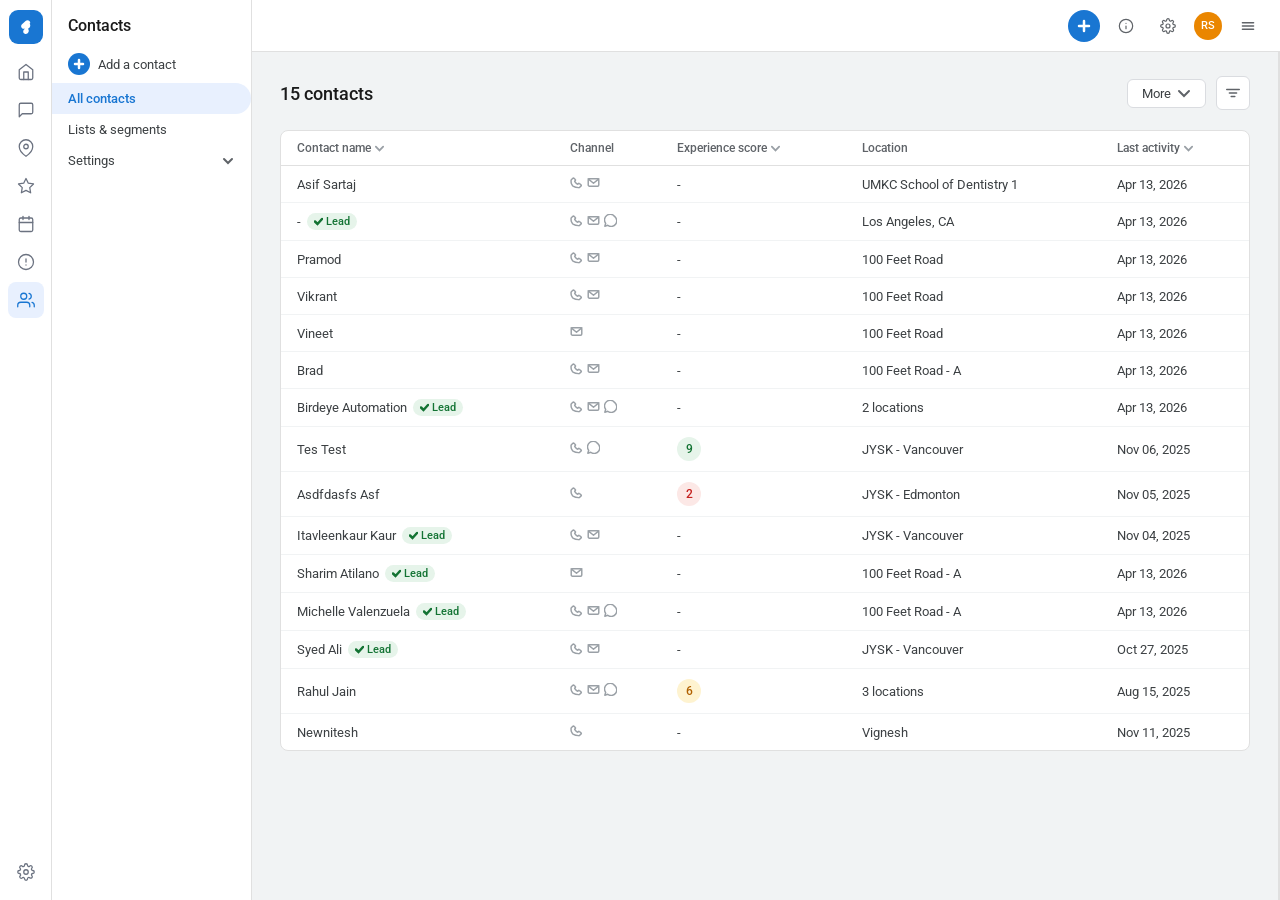
<file: contacts.html>
<!DOCTYPE html>
<html lang="en">
<head>
<meta charset="UTF-8"/>
<meta name="viewport" content="width=device-width, initial-scale=1.0"/>
<title>Contacts — Filter Prototype</title>
<link href="https://fonts.googleapis.com/css2?family=Roboto:wght@400;500;700&display=swap" rel="stylesheet"/>
<style>
*{box-sizing:border-box;margin:0;padding:0;}
body{font-family:'Roboto',sans-serif;background:#f1f3f4;color:#1a1a1a;display:flex;height:100vh;overflow:hidden;}

/* ── Rail ── */
.rail{width:52px;background:#fff;border-right:1px solid #e0e0e0;display:flex;flex-direction:column;align-items:center;padding:10px 0;gap:2px;flex-shrink:0;}
.rail-logo{width:34px;height:34px;background:#1976d2;border-radius:9px;display:flex;align-items:center;justify-content:center;margin-bottom:8px;}
.rail-logo svg{width:22px;height:22px;}
.ri{width:36px;height:36px;border-radius:8px;display:flex;align-items:center;justify-content:center;cursor:pointer;color:#6b7280;}
.ri:hover{background:#f1f3f4;}
.ri.active{background:#e8f0fe;color:#1976d2;}
.ri svg{width:18px;height:18px;fill:none;stroke:currentColor;stroke-width:1.7;stroke-linecap:round;stroke-linejoin:round;}
.rail-spacer{flex:1;}

/* ── Sidebar ── */
.sidebar{width:200px;background:#fff;border-right:1px solid #e0e0e0;display:flex;flex-direction:column;flex-shrink:0;}
.sb-title{font-size:16px;font-weight:500;padding:16px 16px 10px;}
.sb-add{display:flex;align-items:center;gap:8px;padding:8px 16px;cursor:pointer;font-size:13px;color:#3c4043;}
.sb-add:hover{background:#f1f3f4;}
.add-circle{width:22px;height:22px;background:#1976d2;border-radius:50%;display:flex;align-items:center;justify-content:center;flex-shrink:0;}
.add-circle svg{width:12px;height:12px;stroke:white;fill:none;stroke-width:2.5;stroke-linecap:round;}
.sb-item{padding:8px 16px;font-size:13px;color:#3c4043;cursor:pointer;}
.sb-item:hover{background:#f1f3f4;}
.sb-item.active{background:#e8f0fe;color:#1976d2;font-weight:500;border-radius:0 20px 20px 0;}
.sb-group{display:flex;align-items:center;justify-content:space-between;padding:8px 16px;font-size:13px;color:#3c4043;cursor:pointer;}
.sb-group svg{width:14px;height:14px;stroke:#5f6368;fill:none;stroke-width:2;stroke-linecap:round;}

/* ── Main ── */
.main{flex:1;display:flex;flex-direction:column;overflow:hidden;min-width:0;}
.topbar{height:52px;background:#fff;border-bottom:1px solid #e0e0e0;display:flex;align-items:center;justify-content:flex-end;padding:0 16px;gap:10px;flex-shrink:0;}
.tb-plus{width:32px;height:32px;background:#1976d2;border-radius:50%;display:flex;align-items:center;justify-content:center;cursor:pointer;}
.tb-plus svg{width:16px;height:16px;stroke:white;fill:none;stroke-width:2.5;stroke-linecap:round;}
.tb-btn{width:32px;height:32px;border-radius:50%;display:flex;align-items:center;justify-content:center;cursor:pointer;}
.tb-btn:hover{background:#f1f3f4;}
.tb-btn svg{width:16px;height:16px;stroke:#5f6368;fill:none;stroke-width:1.8;stroke-linecap:round;stroke-linejoin:round;}
.tb-avatar{width:28px;height:28px;border-radius:50%;background:#ea8600;display:flex;align-items:center;justify-content:center;font-size:11px;font-weight:500;color:white;cursor:pointer;}

/* ── Content ── */
.content-body{flex:1;display:flex;overflow:hidden;}
.contacts-area{flex:1;overflow-y:auto;padding:24px 28px;min-width:0;}
.contacts-hd{display:flex;align-items:center;justify-content:space-between;margin-bottom:20px;}
.contacts-title{font-size:18px;font-weight:500;}
.hd-actions{display:flex;align-items:center;gap:10px;}
.btn-more{display:flex;align-items:center;gap:6px;padding:6px 14px;border:1px solid #dadce0;border-radius:6px;background:#fff;font-size:13px;color:#3c4043;cursor:pointer;font-family:inherit;}
.btn-more:hover{background:#f1f3f4;}
.btn-more svg{width:14px;height:14px;stroke:#5f6368;fill:none;stroke-width:2;stroke-linecap:round;}
.btn-filter{width:34px;height:34px;border:1px solid #dadce0;border-radius:6px;background:#fff;cursor:pointer;display:flex;align-items:center;justify-content:center;position:relative;}
.btn-filter:hover{background:#f1f3f4;}
.btn-filter.active{background:#e8f0fe;border-color:#1976d2;}
.btn-filter svg{width:16px;height:16px;stroke:#5f6368;fill:none;stroke-width:1.8;stroke-linecap:round;stroke-linejoin:round;}
.btn-filter.active svg{stroke:#1976d2;}
.fbadge{position:absolute;top:-7px;right:-7px;background:#1976d2;color:#fff;font-size:10px;font-weight:500;min-width:16px;height:16px;border-radius:8px;display:none;align-items:center;justify-content:center;padding:0 3px;}
.fbadge.show{display:flex;}

/* ── Table ── */
.table-wrap{background:#fff;border-radius:8px;border:1px solid #e0e0e0;overflow:hidden;}
table{width:100%;border-collapse:collapse;}
thead tr{border-bottom:1px solid #e0e0e0;}
th{text-align:left;font-size:12px;font-weight:500;color:#5f6368;padding:10px 16px;white-space:nowrap;}
th svg{width:11px;height:11px;stroke:#9aa0a6;fill:none;stroke-width:2;stroke-linecap:round;margin-left:3px;vertical-align:middle;}
tbody tr{border-bottom:1px solid #f1f3f4;cursor:pointer;transition:background 0.1s;}
tbody tr:last-child{border-bottom:none;}
tbody tr:hover td{background:#f8f9fa;}
tbody tr.selected td{background:#e8f0fe;}
td{font-size:13px;color:#3c4043;padding:10px 16px;vertical-align:middle;}
.td-name{display:flex;align-items:center;gap:6px;}
.tag-lead{display:inline-flex;align-items:center;gap:3px;background:#e6f4ea;color:#137333;font-size:11px;font-weight:500;padding:2px 7px;border-radius:10px;}
.tag-lead svg{width:9px;height:9px;stroke:#137333;fill:none;stroke-width:2.5;stroke-linecap:round;}
.channels{display:flex;align-items:center;gap:4px;}
.ch svg{width:13px;height:13px;stroke:#9aa0a6;fill:none;stroke-width:1.8;stroke-linecap:round;stroke-linejoin:round;}
.score{display:inline-flex;align-items:center;justify-content:center;width:24px;height:24px;border-radius:50%;font-size:12px;font-weight:500;}
.sg{background:#e6f4ea;color:#137333;}
.sa{background:#fef3d0;color:#b06000;}
.sr{background:#fce8e6;color:#c5221f;}

/* ── Filter panel ── */
.filter-panel{width:0;background:#fff;border-left:1px solid #e0e0e0;overflow:hidden;transition:width 0.22s ease;flex-shrink:0;display:flex;flex-direction:column;}
.filter-panel.open{width:272px;overflow-y:auto;}
.fp-inner{width:272px;}
.fp-head{display:flex;align-items:center;justify-content:space-between;padding:16px 20px 10px;border-bottom:1px solid #eaeaea;position:sticky;top:0;background:#fff;z-index:5;}
.fp-title{font-size:16px;font-weight:700;color:#212121;letter-spacing:-0.32px;}
.fp-head-right{display:flex;align-items:center;gap:6px;}
.fp-clear{font-size:14px;color:#1976d2;cursor:pointer;font-weight:400;display:none;letter-spacing:-0.28px;}
.fp-clear.show{display:block;}
.fp-clear:hover{text-decoration:underline;}
.fp-cbadge{background:#1976d2;color:#fff;font-size:11px;font-weight:500;min-width:18px;height:18px;border-radius:9px;display:none;align-items:center;justify-content:center;padding:0 4px;}
.fp-cbadge.show{display:inline-flex;}
.fp-search{display:flex;align-items:center;gap:8px;border:1px solid #dadce0;border-radius:8px;padding:0 12px;height:38px;margin:10px 20px 8px;}
.fp-search:focus-within{border-color:#1976d2;}
.fp-search svg{width:14px;height:14px;stroke:#8f8f8f;fill:none;stroke-width:2;stroke-linecap:round;flex-shrink:0;}
.fp-search input{border:none;outline:none;font-family:inherit;font-size:14px;color:#1a1a1a;background:transparent;width:100%;}
.fp-search input::placeholder{color:#9aa0a6;}
.fp-list{display:flex;flex-direction:column;gap:8px;padding:8px 20px 16px;}

/* Filter row */
.fr{border-radius:8px;border:1px solid #dadce0;background:#fff;cursor:pointer;overflow:hidden;transition:border-color 0.12s;}
.fr:not(.chip):hover{border-color:#9aa0a6;}
.fr-hd{display:flex;align-items:center;gap:8px;padding:8px 12px;min-height:44px;}
.fr-lbl{font-size:14px;color:#80868b;flex:1;white-space:nowrap;overflow:hidden;text-overflow:ellipsis;font-weight:400;}
.fr-chv svg{width:18px;height:18px;stroke:#5f6368;fill:none;stroke-width:2;stroke-linecap:round;display:block;transition:transform 0.18s;}

/* chip */
.fr.chip{border-color:#dadce0;background:#fff;}
.fr.chip .fr-hd{padding:6px 12px;min-height:44px;}
.fr.chip .fr-body-col{display:flex;flex-direction:column;flex:1;min-width:0;justify-content:center;}
.fr.chip .fr-float-label{font-size:10px;color:#9aa0a6;font-weight:400;margin-bottom:1px;text-transform:uppercase;letter-spacing:0.04em;}
.fr.chip .fr-lbl{color:#212121;font-weight:400;font-size:14px;}
.fr.chip .fr-chv svg{stroke:#8f8f8f;}
.chip-x{width:20px;height:20px;flex-shrink:0;border-radius:50%;display:flex;align-items:center;justify-content:center;}
.chip-x:hover{background:rgba(0,0,0,0.07);}
.chip-x svg{width:11px;height:11px;stroke:#8f8f8f;fill:none;stroke-width:2;stroke-linecap:round;}

/* open */
.fr.is-open:not(.chip){border-color:#1976d2;border-width:2px;}
.fr.is-open:not(.chip) .fr-hd{padding:6px 11px;min-height:44px;}
.fr.is-open:not(.chip) .fr-lbl{font-size:12px;color:#1976d2;font-weight:500;text-transform:none;letter-spacing:0;}
.fr.is-open:not(.chip) .fr-chv svg{stroke:#1976d2;transform:rotate(180deg);}
.fr-body{display:none;border-top:1px solid #eaeaea;}
.fr.is-open:not(.chip) .fr-body{display:block;}
.fr-dd-search{display:flex;align-items:center;gap:6px;margin:7px 9px;border:1px solid #e5e9f0;border-radius:6px;padding:0 9px;height:32px;}
.fr-dd-search svg{width:12px;height:12px;stroke:#9aa0a6;fill:none;stroke-width:2;stroke-linecap:round;}
.fr-dd-search input{border:none;outline:none;font-family:inherit;font-size:12px;color:#1a1a1a;background:transparent;width:100%;}
.cb-list{display:flex;flex-direction:column;}
.cb-row{display:flex;align-items:center;gap:9px;padding:6px 13px;cursor:pointer;}
.cb-row:hover{background:#fafbfc;}
.cb{width:15px;height:15px;border-radius:3px;border:2px solid #e5e9f0;display:flex;align-items:center;justify-content:center;flex-shrink:0;background:#fff;transition:all 0.1s;}
.cb.on{background:#1976d2;border-color:#1976d2;}
.cb svg{display:none;width:9px;height:9px;stroke:#fff;fill:none;stroke-width:2.5;stroke-linecap:round;stroke-linejoin:round;}
.cb.on svg{display:block;}
.cb-lbl{font-size:14px;color:#1a1a1a;}
.fr-foot{display:flex;justify-content:flex-end;padding:8px 12px;border-top:1px solid #eaeaea;}
.apply-btn{background:#1976d2;color:#fff;font-family:inherit;font-size:13px;font-weight:500;padding:6px 18px;border:none;border-radius:4px;cursor:pointer;}
.apply-btn:hover{background:#1565c0;}
.fp-see-all{font-size:14px;color:#1976d2;font-weight:400;cursor:pointer;padding:4px 0;margin:0 20px 8px;display:inline-block;}
.fp-see-all:hover{text-decoration:underline;}

/* ── Detail drawer ── */
.detail-panel{width:0;background:#fff;border-left:1px solid #e0e0e0;overflow:hidden;transition:width 0.22s ease;flex-shrink:0;display:flex;flex-direction:column;}
.detail-panel.open{width:420px;overflow-y:auto;}
.dp-inner{width:420px;}

/* shared head */
.dp-head{display:flex;align-items:center;justify-content:space-between;padding:14px 16px;border-bottom:1px solid #eaeaea;position:sticky;top:0;background:#fff;z-index:5;}
.dp-back{display:flex;align-items:center;gap:6px;font-size:14px;font-weight:500;color:#212121;cursor:pointer;}
.dp-back svg{width:15px;height:15px;stroke:#212121;fill:none;stroke-width:2;stroke-linecap:round;}
.dp-link{font-size:13px;color:#1976d2;cursor:pointer;}
.dp-btn-row{display:flex;gap:8px;}
.dp-btn{padding:6px 14px;border-radius:4px;font-size:13px;font-weight:500;cursor:pointer;font-family:inherit;border:1px solid #dadce0;background:#fff;color:#3c4043;}
.dp-btn:hover{background:#f1f3f4;}
.dp-btn.primary{background:#1976d2;color:#fff;border-color:#1976d2;}
.dp-btn.primary:hover{background:#1565c0;}
.dp-btn.danger{color:#d93025;border-color:#f5c6c4;}
.dp-btn.danger:hover{background:#fce8e6;}

/* avatar section */
.dp-avatar-sec{display:flex;flex-direction:column;align-items:center;padding:20px 16px 14px;border-bottom:1px solid #f1f3f4;}
.dp-avatar{width:60px;height:60px;border-radius:50%;background:#c8e6c9;display:flex;align-items:center;justify-content:center;font-size:20px;font-weight:500;color:#2e7d32;margin-bottom:8px;}
.dp-name{font-size:15px;font-weight:500;color:#212121;margin-bottom:10px;}
.dp-action-row{display:flex;gap:14px;}
.dp-icon-btn{width:30px;height:30px;border-radius:50%;border:1px solid #e0e0e0;display:flex;align-items:center;justify-content:center;cursor:pointer;}
.dp-icon-btn:hover{background:#f1f3f4;}
.dp-icon-btn svg{width:14px;height:14px;stroke:#5f6368;fill:none;stroke-width:1.8;stroke-linecap:round;stroke-linejoin:round;}

/* ai banner */
.dp-ai{display:flex;align-items:center;justify-content:space-between;margin:10px 16px;padding:10px 12px;background:#f0f6ff;border-radius:6px;gap:8px;}
.dp-ai-lbl{font-size:12px;color:#1a1a1a;display:flex;align-items:center;gap:5px;flex:1;min-width:0;}
.dp-ai-lbl svg{width:14px;height:14px;fill:#1976d2;flex-shrink:0;}
.dp-gen-btn{background:#1976d2;color:#fff;font-size:11px;font-weight:500;padding:5px 10px;border-radius:4px;border:none;cursor:pointer;white-space:nowrap;font-family:inherit;}
.dp-gen-btn:hover{background:#1565c0;}

/* section */
.dp-sec{padding:0 16px;}
.dp-sec-hd{display:flex;align-items:center;justify-content:space-between;padding:12px 0 6px;}
.dp-sec-title{font-size:13px;font-weight:500;color:#212121;}
.dp-sec-icons{display:flex;gap:2px;}
.dp-si{width:26px;height:26px;border-radius:50%;display:flex;align-items:center;justify-content:center;cursor:pointer;}
.dp-si:hover{background:#f1f3f4;}
.dp-si svg{width:13px;height:13px;stroke:#5f6368;fill:none;stroke-width:1.8;stroke-linecap:round;}

/* saved fields */
.dp-fields{padding:0 0 12px;display:flex;flex-direction:column;gap:12px;}
.sv-field{display:flex;flex-direction:column;gap:2px;}
.sv-label{font-size:11px;color:#9aa0a6;font-weight:400;}
.sv-value{font-size:14px;color:#212121;font-weight:400;}
.sv-link{font-size:13px;color:#1976d2;cursor:pointer;margin-top:1px;}
.dp-divider{height:1px;background:#eaeaea;margin:4px 0;}
.dp-collapse{display:flex;align-items:center;justify-content:space-between;padding:10px 16px;border-top:1px solid #f1f3f4;cursor:pointer;}
.dp-collapse:hover{background:#fafbfc;}
.dp-collapse span{font-size:13px;font-weight:500;color:#212121;}
.dp-collapse svg{width:14px;height:14px;stroke:#9aa0a6;fill:none;stroke-width:2;stroke-linecap:round;}

/* edit fields — floating label inside field */
.edit-fields{padding:16px;display:flex;flex-direction:column;gap:12px;}
.ef{display:flex;flex-direction:column;gap:0;}
.ef>.ef-label{font-size:12px;color:#5f6368;font-weight:400;margin-bottom:4px;}
.iw{display:flex;align-items:center;gap:8px;border:1px solid #dadce0;border-radius:8px;background:#fff;padding:8px 12px;min-height:56px;transition:border-color 0.15s,background 0.15s;position:relative;}
.iw:focus-within{border-color:#1a73e8;border-width:2px;padding:7px 11px;background:#f0f6ff;}
.iw-inner{display:flex;flex-direction:column;flex:1;min-width:0;justify-content:center;}
.iw-inner .float-label{font-size:11px;color:#5f6368;font-weight:400;line-height:1.3;margin-bottom:2px;transition:color 0.15s;}
.iw:focus-within .iw-inner .float-label{color:#1a73e8;}
.iw-inner input,.iw-inner select{border:none;outline:none;font-family:'Roboto',sans-serif;font-size:14px;color:#212121;background:transparent;width:100%;padding:0;}
.iw svg{width:14px;height:14px;stroke:#9aa0a6;fill:none;stroke-width:1.8;stroke-linecap:round;flex-shrink:0;}
.iw:focus-within svg{stroke:#1a73e8;}
.cc-wrap{display:flex;align-items:center;gap:0;border-right:1px solid #e0e0e0;padding-right:10px;margin-right:8px;flex-shrink:0;}
.cc-wrap select{border:none;outline:none;font-family:'Roboto',sans-serif;font-size:13px;color:#212121;background:transparent;width:44px;padding:0;}
.cc-wrap svg{width:12px;height:12px;stroke:#9aa0a6;fill:none;stroke-width:2;stroke-linecap:round;}
.cb-line{display:flex;align-items:flex-start;gap:8px;}
.cb-line input{width:15px;height:15px;accent-color:#1976d2;margin-top:2px;flex-shrink:0;}
.cb-line label{font-size:13px;color:#5f6368;line-height:1.5;}

/* dp view toggle */
.dp-view{display:block;}
.dp-view.hidden{display:none;}

/* empty state */
.empty-state{display:flex;flex-direction:column;align-items:center;justify-content:center;padding:80px 40px;color:#9aa0a6;text-align:center;gap:10px;}
.empty-state svg{width:40px;height:40px;stroke:#dadce0;fill:none;stroke-width:1.5;stroke-linecap:round;}
.empty-state p{font-size:14px;}
</style>
</head>
<body>

<!-- Rail -->
<div class="rail">
  <div class="rail-logo">
    <svg viewBox="0 0 36 36" fill="none"><path fill-rule="evenodd" clip-rule="evenodd" d="M25 11.5C25 9.0 23.0 7.0 20.5 7.0C19.2 7.0 18.1 7.5 17.3 8.3L11.5 13.5C10.6 14.3 10.0 15.4 10.0 16.7C10.0 19.1 12.0 21.0 14.5 21.0L16.5 21.0C16.5 21.0 14.0 22.2 13.5 24.5C13.0 26.8 14.5 29.0 16.8 29.3C19.5 29.7 22.0 27.8 22.5 25.0C22.8 23.4 22.2 21.9 21.1 20.8C23.4 20.1 25.0 18.0 25.0 15.5C25.0 14.3 24.6 13.2 23.9 12.3C24.6 12.1 25.0 11.8 25.0 11.5Z" fill="white"/></svg>
  </div>
  <div class="ri"><svg viewBox="0 0 24 24"><path d="M3 9l9-7 9 7v11a2 2 0 01-2 2H5a2 2 0 01-2-2z"/><polyline points="9 22 9 12 15 12 15 22"/></svg></div>
  <div class="ri"><svg viewBox="0 0 24 24"><path d="M21 15a2 2 0 01-2 2H7l-4 4V5a2 2 0 012-2h14a2 2 0 012 2z"/></svg></div>
  <div class="ri"><svg viewBox="0 0 24 24"><path d="M21 10c0 7-9 13-9 13s-9-6-9-13a9 9 0 0118 0z"/><circle cx="12" cy="10" r="3"/></svg></div>
  <div class="ri"><svg viewBox="0 0 24 24"><polygon points="12 2 15.09 8.26 22 9.27 17 14.14 18.18 21.02 12 17.77 5.82 21.02 7 14.14 2 9.27 8.91 8.26 12 2"/></svg></div>
  <div class="ri"><svg viewBox="0 0 24 24"><rect x="3" y="4" width="18" height="18" rx="2"/><line x1="16" y1="2" x2="16" y2="6"/><line x1="8" y1="2" x2="8" y2="6"/><line x1="3" y1="10" x2="21" y2="10"/></svg></div>
  <div class="ri"><svg viewBox="0 0 24 24"><circle cx="12" cy="12" r="10"/><line x1="12" y1="8" x2="12" y2="12"/><line x1="12" y1="16" x2="12.01" y2="16"/></svg></div>
  <div class="ri active"><svg viewBox="0 0 24 24"><path d="M17 21v-2a4 4 0 00-4-4H5a4 4 0 00-4 4v2"/><circle cx="9" cy="7" r="4"/><path d="M23 21v-2a4 4 0 00-3-3.87"/><path d="M16 3.13a4 4 0 010 7.75"/></svg></div>
  <div class="rail-spacer"></div>
  <div class="ri"><svg viewBox="0 0 24 24"><circle cx="12" cy="12" r="3"/><path d="M19.4 15a1.65 1.65 0 00.33 1.82l.06.06a2 2 0 010 2.83 2 2 0 01-2.83 0l-.06-.06a1.65 1.65 0 00-1.82-.33 1.65 1.65 0 00-1 1.51V21a2 2 0 01-4 0v-.09A1.65 1.65 0 009 19.4a1.65 1.65 0 00-1.82.33l-.06.06a2 2 0 01-2.83-2.83l.06-.06A1.65 1.65 0 004.68 15a1.65 1.65 0 00-1.51-1H3a2 2 0 010-4h.09A1.65 1.65 0 004.6 9a1.65 1.65 0 00-.33-1.82l-.06-.06a2 2 0 012.83-2.83l.06.06A1.65 1.65 0 009 4.68a1.65 1.65 0 001-1.51V3a2 2 0 014 0v.09a1.65 1.65 0 001 1.51 1.65 1.65 0 001.82-.33l.06-.06a2 2 0 012.83 2.83l-.06.06A1.65 1.65 0 0019.4 9a1.65 1.65 0 001.51 1H21a2 2 0 010 4h-.09a1.65 1.65 0 00-1.51 1z"/></svg></div>
</div>

<!-- Sidebar -->
<div class="sidebar">
  <div class="sb-title">Contacts</div>
  <div class="sb-add"><div class="add-circle"><svg viewBox="0 0 12 12"><line x1="6" y1="2" x2="6" y2="10"/><line x1="2" y1="6" x2="10" y2="6"/></svg></div>Add a contact</div>
  <div class="sb-item active">All contacts</div>
  <div class="sb-item">Lists &amp; segments</div>
  <div class="sb-group">Settings<svg viewBox="0 0 14 14"><polyline points="3 5 7 9 11 5"/></svg></div>
</div>

<!-- Main -->
<div class="main">
  <div class="topbar">
    <div class="tb-plus"><svg viewBox="0 0 16 16"><line x1="8" y1="3" x2="8" y2="13"/><line x1="3" y1="8" x2="13" y2="8"/></svg></div>
    <div class="tb-btn"><svg viewBox="0 0 24 24"><circle cx="12" cy="12" r="10"/><line x1="12" y1="16" x2="12" y2="12"/><line x1="12" y1="8" x2="12.01" y2="8"/></svg></div>
    <div class="tb-btn"><svg viewBox="0 0 24 24"><circle cx="12" cy="12" r="3"/><path d="M19.4 15a1.65 1.65 0 00.33 1.82l.06.06a2 2 0 010 2.83 2 2 0 01-2.83 0l-.06-.06a1.65 1.65 0 00-1.82-.33 1.65 1.65 0 00-1 1.51V21a2 2 0 01-4 0v-.09A1.65 1.65 0 009 19.4a1.65 1.65 0 00-1.82.33l-.06-.06a2 2 0 01-2.83-2.83l.06-.06A1.65 1.65 0 004.68 15a1.65 1.65 0 00-1.51-1H3a2 2 0 010-4h.09A1.65 1.65 0 004.6 9a1.65 1.65 0 00-.33-1.82l-.06-.06a2 2 0 012.83-2.83l.06.06A1.65 1.65 0 009 4.68a1.65 1.65 0 001-1.51V3a2 2 0 014 0v.09a1.65 1.65 0 001 1.51 1.65 1.65 0 001.82-.33l.06-.06a2 2 0 012.83 2.83l-.06.06A1.65 1.65 0 0019.4 9a1.65 1.65 0 001.51 1H21a2 2 0 010 4h-.09a1.65 1.65 0 00-1.51 1z"/></svg></div>
    <div class="tb-avatar">RS</div>
    <div class="tb-btn"><svg viewBox="0 0 20 20"><line x1="3" y1="6" x2="17" y2="6"/><line x1="3" y1="10" x2="17" y2="10"/><line x1="3" y1="14" x2="17" y2="14"/></svg></div>
  </div>

  <div class="content-body">
    <!-- Contacts -->
    <div class="contacts-area">
      <div class="contacts-hd">
        <span class="contacts-title" id="contacts-count">262,194 contacts</span>
        <div class="hd-actions">
          <button class="btn-more">More<svg viewBox="0 0 14 14"><polyline points="2 5 7 10 12 5"/></svg></button>
          <div class="btn-filter" id="filter-btn" onclick="toggleFilter()" title="Filters">
            <svg viewBox="0 0 18 18"><line x1="2" y1="5" x2="16" y2="5"/><line x1="5" y1="9" x2="13" y2="9"/><line x1="7" y1="13" x2="11" y2="13"/></svg>
            <div class="fbadge" id="fbadge"></div>
          </div>
        </div>
      </div>
      <div class="table-wrap">
        <table>
          <thead><tr>
            <th>Contact name<svg viewBox="0 0 12 12"><polyline points="2 4 6 8 10 4"/></svg></th>
            <th>Channel</th>
            <th>Experience score<svg viewBox="0 0 12 12"><polyline points="2 4 6 8 10 4"/></svg></th>
            <th>Location</th>
            <th>Last activity<svg viewBox="0 0 12 12"><polyline points="2 4 6 8 10 4"/></svg></th>
          </tr></thead>
          <tbody id="tbody"></tbody>
        </table>
        <div id="empty-msg" class="empty-state" style="display:none">
          <svg viewBox="0 0 24 24"><path d="M17 21v-2a4 4 0 00-4-4H5a4 4 0 00-4 4v2"/><circle cx="9" cy="7" r="4"/></svg>
          <p>No contacts match the selected filters</p>
        </div>
      </div>
    </div>

    <!-- Filter panel -->
    <div class="filter-panel" id="filter-panel">
      <div class="fp-inner">
        <div class="fp-head">
          <span class="fp-title">Filter by</span>
          <div class="fp-head-right">
            <span class="fp-clear" id="fp-clear" onclick="clearAllFilters()">Clear</span>
            <span class="fp-cbadge" id="fp-cbadge"></span>
          </div>
        </div>
        <div class="fp-search">
          <svg viewBox="0 0 18 18"><circle cx="8" cy="8" r="5.5"/><line x1="12.5" y1="12.5" x2="16" y2="16"/></svg>
          <input type="text" placeholder="Search" oninput="filterSearch(this.value)"/>
        </div>
        <div class="fp-list" id="fp-list"></div>
        <span class="fp-see-all">See all filters</span>
      </div>
    </div>

    <!-- Detail drawer -->
    <div class="detail-panel" id="detail-panel">
      <div class="dp-inner">

        <!-- Quick view -->
        <div id="dp-quick" class="dp-view">
          <div class="dp-head">
            <div class="dp-back" onclick="closeDetail()">
              <svg viewBox="0 0 16 16"><polyline points="10 3 5 8 10 13"/></svg>
              Quick view
            </div>
            <span class="dp-link">View all details</span>
          </div>
          <div class="dp-avatar-sec">
            <div class="dp-avatar" id="qv-avatar">N</div>
            <div class="dp-name" id="qv-name">Newnitesh</div>
            <div class="dp-action-row">
              <div class="dp-icon-btn"><svg viewBox="0 0 16 16"><polygon points="5 3 13 8 5 13 5 3"/></svg></div>
              <div class="dp-icon-btn"><svg viewBox="0 0 16 16"><rect x="2" y="3" width="12" height="10" rx="1"/><polyline points="2 3 8 9 14 3"/></svg></div>
              <div class="dp-icon-btn"><svg viewBox="0 0 16 16"><circle cx="4" cy="8" r="1"/><circle cx="8" cy="8" r="1"/><circle cx="12" cy="8" r="1"/></svg></div>
            </div>
          </div>
          <div class="dp-ai">
            <div class="dp-ai-lbl">
              <svg viewBox="0 0 16 16"><path d="M8 1a7 7 0 100 14A7 7 0 008 1zm.75 10.5h-1.5v-5h1.5v5zm0-6.5h-1.5V3.5h1.5V5z"/></svg>
              Get insights and actions for <b id="qv-ai-name" style="margin-left:3px;font-weight:500;">Newnitesh</b>
            </div>
            <button class="dp-gen-btn">Generate summary</button>
          </div>
          <div class="dp-sec">
            <div class="dp-sec-hd">
              <span class="dp-sec-title">Basic details</span>
              <div class="dp-sec-icons">
                <div class="dp-si" onclick="showEdit()" title="Edit"><svg viewBox="0 0 14 14"><path d="M9.5 1.5l3 3L4 13H1v-3L9.5 1.5z"/></svg></div>
                <div class="dp-si"><svg viewBox="0 0 16 16"><polyline points="3 6 8 11 13 6"/></svg></div>
              </div>
            </div>
            <div class="dp-fields">
              <div class="sv-field"><div class="sv-label">Email</div><div class="sv-value" id="qv-email">ejsjs@gmail.com</div></div>
              <div class="sv-field"><div class="sv-label">Location</div><div class="sv-value" id="qv-location">Vignesh</div></div>
              <div class="sv-field"><div class="sv-label">Contact type</div><div class="sv-value">Customer</div></div>
              <div class="sv-field">
                <div class="sv-label">Lists</div>
                <div class="sv-value">Contact list(25)</div>
                <span class="sv-link">Add to lists</span>
              </div>
              <div class="sv-field"><div class="sv-label">Segments</div><div class="sv-value">Contact segment(14)</div></div>
              <div class="sv-field"><div class="sv-label">Last activity</div><div class="sv-value">November 12, 2025</div></div>
              <div class="sv-field"><div class="sv-label">Created on</div><div class="sv-value">June 04, 2025</div></div>
            </div>
          </div>
          <div class="dp-divider"></div>
          <div class="dp-collapse"><span>Communication preferences</span><svg viewBox="0 0 16 16"><polyline points="3 6 8 11 13 6"/></svg></div>
          <div class="dp-collapse"><span>Custom fields</span><svg viewBox="0 0 16 16"><polyline points="3 6 8 11 13 6"/></svg></div>
          <div class="dp-collapse"><span>Tags</span><svg viewBox="0 0 16 16"><polyline points="3 6 8 11 13 6"/></svg></div>
        </div>

        <!-- Edit view -->
        <div id="dp-edit" class="dp-view hidden">
          <div class="dp-head">
            <div class="dp-back" onclick="showQuick()">
              <svg viewBox="0 0 16 16"><polyline points="10 3 5 8 10 13"/></svg>
              Edit details
            </div>
            <div class="dp-btn-row">
              <button class="dp-btn danger">Block</button>
              <button class="dp-btn primary" onclick="showQuick()">Update</button>
            </div>
          </div>
          <div class="edit-fields">

            <div class="ef">
              <div class="iw">
                <div class="iw-inner">
                  <span class="float-label">Name</span>
                  <input type="text" id="ed-name" value="Newnitesh"/>
                </div>
              </div>
            </div>

            <div class="ef">
              <div class="iw">
                <svg viewBox="0 0 14 14"><rect x="1" y="2" width="12" height="10" rx="1"/><polyline points="1 2 7 8 13 2"/></svg>
                <div class="iw-inner">
                  <span class="float-label">Email</span>
                  <input type="email" id="ed-email" value="ejsjs@gmail.com"/>
                </div>
              </div>
            </div>

            <div class="ef">
              <div class="iw">
                <div class="cc-wrap">
                  <select><option>+1</option><option>+44</option><option>+91</option></select>
                  <svg viewBox="0 0 10 10"><polyline points="2 4 5 7 8 4"/></svg>
                </div>
                <div class="iw-inner">
                  <span class="float-label">Phone</span>
                  <input type="tel" value="(800) 700-6503"/>
                </div>
              </div>
            </div>

            <div class="cb-line">
              <input type="checkbox" id="wa" checked/>
              <label for="wa">Phone number and WhatsApp number are the same</label>
            </div>

            <div class="ef">
              <div class="iw">
                <svg viewBox="0 0 14 14"><path d="M7 1a4 4 0 00-4 4c0 3 4 8 4 8s4-5 4-8a4 4 0 00-4-4z"/><circle cx="7" cy="5" r="1.5"/></svg>
                <div class="iw-inner">
                  <span class="float-label">Location</span>
                  <input type="text" id="ed-location" value="Vignesh"/>
                </div>
              </div>
            </div>

            <div class="ef">
              <div class="iw">
                <div class="iw-inner">
                  <span class="float-label">List</span>
                  <input type="text" value="All selected"/>
                </div>
              </div>
            </div>

          </div>
        </div>

      </div>
    </div>
  </div>
</div>

<script>
const CONTACTS = [
  {name:'Asif Sartaj',tags:[],channels:['phone','email'],score:null,location:'UMKC School of Dentistry 1',date:'Apr 13, 2026',type:'customer',source:'Web',region:'Region 1'},
  {name:'-',tags:['Lead'],channels:['phone','email','whatsapp'],score:null,location:'Los Angeles, CA',date:'Apr 13, 2026',type:'lead',source:'Social',region:'Region 2'},
  {name:'Pramod',tags:[],channels:['phone','email'],score:null,location:'100 Feet Road',date:'Apr 13, 2026',type:'customer',source:'Web',region:'Region 1'},
  {name:'Vikrant',tags:[],channels:['phone','email'],score:null,location:'100 Feet Road',date:'Apr 13, 2026',type:'customer',source:'Mobile',region:'Region 2'},
  {name:'Vineet',tags:[],channels:['email'],score:null,location:'100 Feet Road',date:'Apr 13, 2026',type:'customer',source:'Web',region:'Region 1'},
  {name:'Brad',tags:[],channels:['phone','email'],score:null,location:'100 Feet Road - A',date:'Apr 13, 2026',type:'customer',source:'Email',region:'Region 3'},
  {name:'Birdeye Automation',tags:['Lead'],channels:['phone','email','whatsapp'],score:null,location:'2 locations',date:'Apr 13, 2026',type:'lead',source:'Social',region:'Region 2'},
  {name:'Tes Test',tags:[],channels:['phone','whatsapp'],score:9,location:'JYSK - Vancouver',date:'Nov 06, 2025',type:'customer',source:'Web',region:'Region 1'},
  {name:'Asdfdasfs Asf',tags:[],channels:['phone'],score:2,location:'JYSK - Edmonton',date:'Nov 05, 2025',type:'prospect',source:'Direct',region:'Region 3'},
  {name:'Itavleenkaur Kaur',tags:['Lead'],channels:['phone','email'],score:null,location:'JYSK - Vancouver',date:'Nov 04, 2025',type:'lead',source:'Web',region:'Region 2'},
  {name:'Sharim Atilano',tags:['Lead'],channels:['email'],score:null,location:'100 Feet Road - A',date:'Apr 13, 2026',type:'lead',source:'Email',region:'Region 1'},
  {name:'Michelle Valenzuela',tags:['Lead'],channels:['phone','email','whatsapp'],score:null,location:'100 Feet Road - A',date:'Apr 13, 2026',type:'lead',source:'Social',region:'Region 3'},
  {name:'Syed Ali',tags:['Lead'],channels:['phone','email'],score:null,location:'JYSK - Vancouver',date:'Oct 27, 2025',type:'lead',source:'Web',region:'Region 2'},
  {name:'Rahul Jain',tags:[],channels:['phone','email','whatsapp'],score:6,location:'3 locations',date:'Aug 15, 2025',type:'customer',source:'Mobile',region:'Region 3'},
  {name:'Newnitesh',tags:[],channels:['phone'],score:null,location:'Vignesh',date:'Nov 11, 2025',type:'customer',source:'Web',region:'Region 1'},
];

const FILTERS=[
  {label:'Region',options:['Region 1','Region 2','Region 3'],fn:(c,s)=>s.has(c.region)},
  {label:'Division',options:['Division A','Division B','Division C'],fn:()=>false},
  {label:'City',options:['Los Angeles, CA','JYSK - Vancouver','JYSK - Edmonton','100 Feet Road'],fn:(c,s)=>[...s].some(v=>c.location.includes(v))},
  {label:'Zip',options:['94102','90001','73301'],fn:()=>false},
  {label:'Content manager',options:['Robin Williams','Kelsy Hiltz','Savannah'],fn:()=>false},
  {label:'Social manager',options:['Manager A','Manager B','Manager C'],fn:()=>false},
  {label:'Area code',options:['415','213','512'],fn:()=>false},
  {label:'Region manager',options:['Manager 1','Manager 2','Manager 3'],fn:()=>false},
  {label:'Room custom',options:['Option 1','Option 2'],fn:()=>false},
  {label:'New alpha beta test',options:['Alpha','Beta'],fn:()=>false},
  {label:'Custom test',options:['Test A','Test B'],fn:()=>false},
  {label:'Location',options:['100 Feet Road','JYSK - Edmonton','JYSK - Vancouver'],fn:(c,s)=>[...s].some(v=>c.location.includes(v))},
  {label:'Last activity',options:['Today','Last 7 days','Last 30 days','Last 90 days'],fn:()=>false},
  {label:'Contact type',options:['Lead','Customer','Prospect','Partner'],fn:(c,s)=>s.has(c.type.charAt(0).toUpperCase()+c.type.slice(1))},
  {label:'Experience score',options:['Promoters','Passives','Detractors'],fn:()=>false},
  {label:'Source',options:['Web','Mobile','Email','Social','Direct'],fn:(c,s)=>s.has(c.source)},
  {label:'Created date',options:['Today','Last 7 days','Last 30 days','Last year'],fn:()=>false},
  {label:'Assisted by',options:['Robin','Savannah','Kelsy Hiltz'],fn:()=>false},
];

let selected={}, openLabel=null, filterOpen=false, searchQ='', activeRowIdx=-1;

function ch(type){
  const icons={
    phone:`<svg viewBox="0 0 16 16" width="13" height="13" fill="none" stroke="#9aa0a6" stroke-width="1.8" stroke-linecap="round"><path d="M14 11.5a.9.9 0 01-.27.63l-1.78 1.8a1.4 1.4 0 01-1 .42c-.07 0-.16 0-.25-.02A13.6 13.6 0 013.6 12.4 12.6 12.6 0 011.67 9.3a13.7 13.7 0 01-.37-3.83 1.39 1.39 0 01.4-.98L3.5 2.7a.9.9 0 01.63-.27c.23 0 .44.08.63.23L6.54 4.4c.2.15.3.34.3.57a.9.9 0 01-.28.6l-.73.74c-.04.04-.05.08-.05.14a.6.6 0 00.08.28 7.8 7.8 0 001.44 1.84 7.6 7.6 0 001.84 1.43.63.63 0 00.3.08.2.2 0 00.15-.06l.73-.74a.88.88 0 01.62-.27c.23 0 .42.07.57.2l1.76 1.4c.2.17.3.37.3.6z"/></svg>`,
    email:`<svg viewBox="0 0 16 16" width="13" height="13" fill="none" stroke="#9aa0a6" stroke-width="1.8" stroke-linecap="round"><rect x="1.5" y="3.5" width="13" height="9" rx="1.5"/><polyline points="1.5 3.5 8 9 14.5 3.5"/></svg>`,
    whatsapp:`<svg viewBox="0 0 16 16" width="13" height="13" fill="none" stroke="#9aa0a6" stroke-width="1.8" stroke-linecap="round"><path d="M13 3A6.5 6.5 0 002.1 11.5L1 15l3.6-1.1A6.5 6.5 0 1013 3z"/></svg>`,
  };
  return `<div class="ch">${icons[type]||''}</div>`;
}

function renderContacts(){
  const active=Object.entries(selected).filter(([,s])=>s.size>0);
  let rows=CONTACTS;
  if(active.length>0){
    rows=CONTACTS.filter(c=>active.every(([lbl,sel])=>{
      const f=FILTERS.find(f=>f.label===lbl);
      return f?f.fn(c,sel):true;
    }));
  }
  const tbody=document.getElementById('tbody');
  const empty=document.getElementById('empty-msg');
  document.getElementById('contacts-count').textContent=rows.length===1?'1 contact':`${rows.length.toLocaleString()} contacts`;
  if(rows.length===0){tbody.innerHTML='';empty.style.display='flex';}
  else{
    empty.style.display='none';
    tbody.innerHTML=rows.map((c,i)=>{
      const nm=c.tags.includes('Lead')?`${c.name} <span class="tag-lead"><svg viewBox="0 0 9 9" width="9" height="9"><polyline points="1 4.5 3.5 7 8 2"/></svg> Lead</span>`:c.name;
      const chs=c.channels.map(ch).join('');
      const sc=c.score!=null?`<span class="score ${c.score>=7?'sg':c.score>=4?'sa':'sr'}">${c.score}</span>`:'-';
      const sel=activeRowIdx===i?'selected':'';
      return `<tr class="${sel}" onclick="openContact(${i})">
        <td><div class="td-name">${nm}</div></td>
        <td><div class="channels">${chs}</div></td>
        <td>${sc}</td>
        <td>${c.location}</td>
        <td>${c.date}</td>
      </tr>`;
    }).join('');
  }
}

function openContact(idx){
  activeRowIdx=idx;
  const c=CONTACTS[idx];
  const initials=c.name.split(' ').map(w=>w[0]).join('').slice(0,2).toUpperCase();
  document.getElementById('qv-avatar').textContent=initials;
  document.getElementById('qv-name').textContent=c.name;
  document.getElementById('qv-ai-name').textContent=c.name;
  document.getElementById('qv-email').textContent=c.tags.includes('Lead')?`${c.name.toLowerCase().replace(' ','.')}@example.com`:`${c.name.toLowerCase().replace(' ','')}@gmail.com`;
  document.getElementById('qv-location').textContent=c.location;
  document.getElementById('ed-name').value=c.name;
  document.getElementById('ed-email').value=document.getElementById('qv-email').textContent;
  document.getElementById('ed-location').value=c.location;
  showQuick();
  document.getElementById('detail-panel').classList.add('open');
  // close filter when opening detail
  if(filterOpen){filterOpen=false;document.getElementById('filter-panel').classList.remove('open');document.getElementById('filter-btn').classList.remove('active');}
  renderContacts();
}

function closeDetail(){
  document.getElementById('detail-panel').classList.remove('open');
  activeRowIdx=-1;
  renderContacts();
}

function showEdit(){
  document.getElementById('dp-quick').classList.add('hidden');
  document.getElementById('dp-edit').classList.remove('hidden');
}

function showQuick(){
  document.getElementById('dp-edit').classList.add('hidden');
  document.getElementById('dp-quick').classList.remove('hidden');
}

function toggleFilter(){
  filterOpen=!filterOpen;
  document.getElementById('filter-panel').classList.toggle('open',filterOpen);
  document.getElementById('filter-btn').classList.toggle('active',filterOpen);
  if(filterOpen&&activeRowIdx>=0){closeDetail();}
}

function renderFilters(){
  const count=Object.values(selected).filter(s=>s.size>0).length;
  document.getElementById('fbadge').textContent=count;
  document.getElementById('fbadge').classList.toggle('show',count>0);
  document.getElementById('fp-clear').classList.toggle('show',count>0);
  document.getElementById('fp-cbadge').textContent=count;
  document.getElementById('fp-cbadge').classList.toggle('show',count>0);
  const q=searchQ.toLowerCase();
  document.getElementById('fp-list').innerHTML=FILTERS
    .filter(f=>f.label.toLowerCase().includes(q))
    .map(f=>{
      const sel=selected[f.label];
      const hasVal=sel&&sel.size>0;
      const isOpen=openLabel===f.label;
      if(hasVal){
        const txt=sel.size===1?[...sel][0]:`${sel.size} ${f.label.toLowerCase()}s`;
        return `<div class="fr chip" data-label="${f.label}">
          <div class="fr-hd">
            <div class="fr-body-col">
              <span class="fr-float-label">${f.label}</span>
              <span class="fr-lbl">${txt}</span>
            </div>
            <div class="chip-x" onclick="clearChip(event,'${f.label}')"><svg viewBox="0 0 11 11"><line x1="1.5" y1="1.5" x2="9.5" y2="9.5"/><line x1="9.5" y1="1.5" x2="1.5" y2="9.5"/></svg></div>
          </div></div>`;
      }
      const cbs=f.options.map(o=>`
        <div class="cb-row" onclick="toggleOpt(event,'${f.label}','${o}')">
          <div class="cb ${sel&&sel.has(o)?'on':''}"><svg viewBox="0 0 9 9"><polyline points="1 4.5 3.5 7 8 2"/></svg></div>
          <span class="cb-lbl">${o}</span>
        </div>`).join('');
      return `<div class="fr ${isOpen?'is-open':''}" onclick="toggleOpen(event,'${f.label}')">
        <div class="fr-hd">
          <span class="fr-lbl">${f.label}</span>
          <div class="fr-chv"><svg viewBox="0 0 16 16"><polyline points="3 6 8 11 13 6"/></svg></div>
        </div>
        <div class="fr-body">
          <div class="fr-dd-search">
            <svg viewBox="0 0 16 16"><circle cx="7" cy="7" r="4.5"/><line x1="10.5" y1="10.5" x2="14" y2="14"/></svg>
            <input type="text" placeholder="Search" onclick="event.stopPropagation()"/>
          </div>
          <div class="cb-list">${cbs}</div>
          <div class="fr-foot"><button class="apply-btn" onclick="applyFilter(event,'${f.label}')">Apply</button></div>
        </div></div>`;
    }).join('');
}

function toggleOpen(e,label){
  e.stopPropagation();
  openLabel=openLabel===label?null:label;
  renderFilters();
}

function toggleOpt(e,label,opt){
  e.stopPropagation();
  if(!selected[label])selected[label]=new Set();
  if(selected[label].has(opt))selected[label].delete(opt);
  else selected[label].add(opt);
  if(selected[label].size===0)delete selected[label];
  const cb=e.currentTarget.querySelector('.cb');
  if(cb)cb.classList.toggle('on',!!(selected[label]&&selected[label].has(opt)));
}

function applyFilter(e,label){
  e.stopPropagation();
  openLabel=null;
  renderFilters();
  renderContacts();
}

function clearChip(e,label){
  e.stopPropagation();
  delete selected[label];
  if(openLabel===label)openLabel=null;
  renderFilters();
  renderContacts();
}

function clearAllFilters(){
  selected={};openLabel=null;
  renderFilters();renderContacts();
}

function filterSearch(v){searchQ=v;renderFilters();}

document.addEventListener('click',e=>{
  if(!e.target.closest('.fr')&&openLabel){openLabel=null;renderFilters();}
});

renderContacts();
renderFilters();
</script>
</body>
</html>
</file>
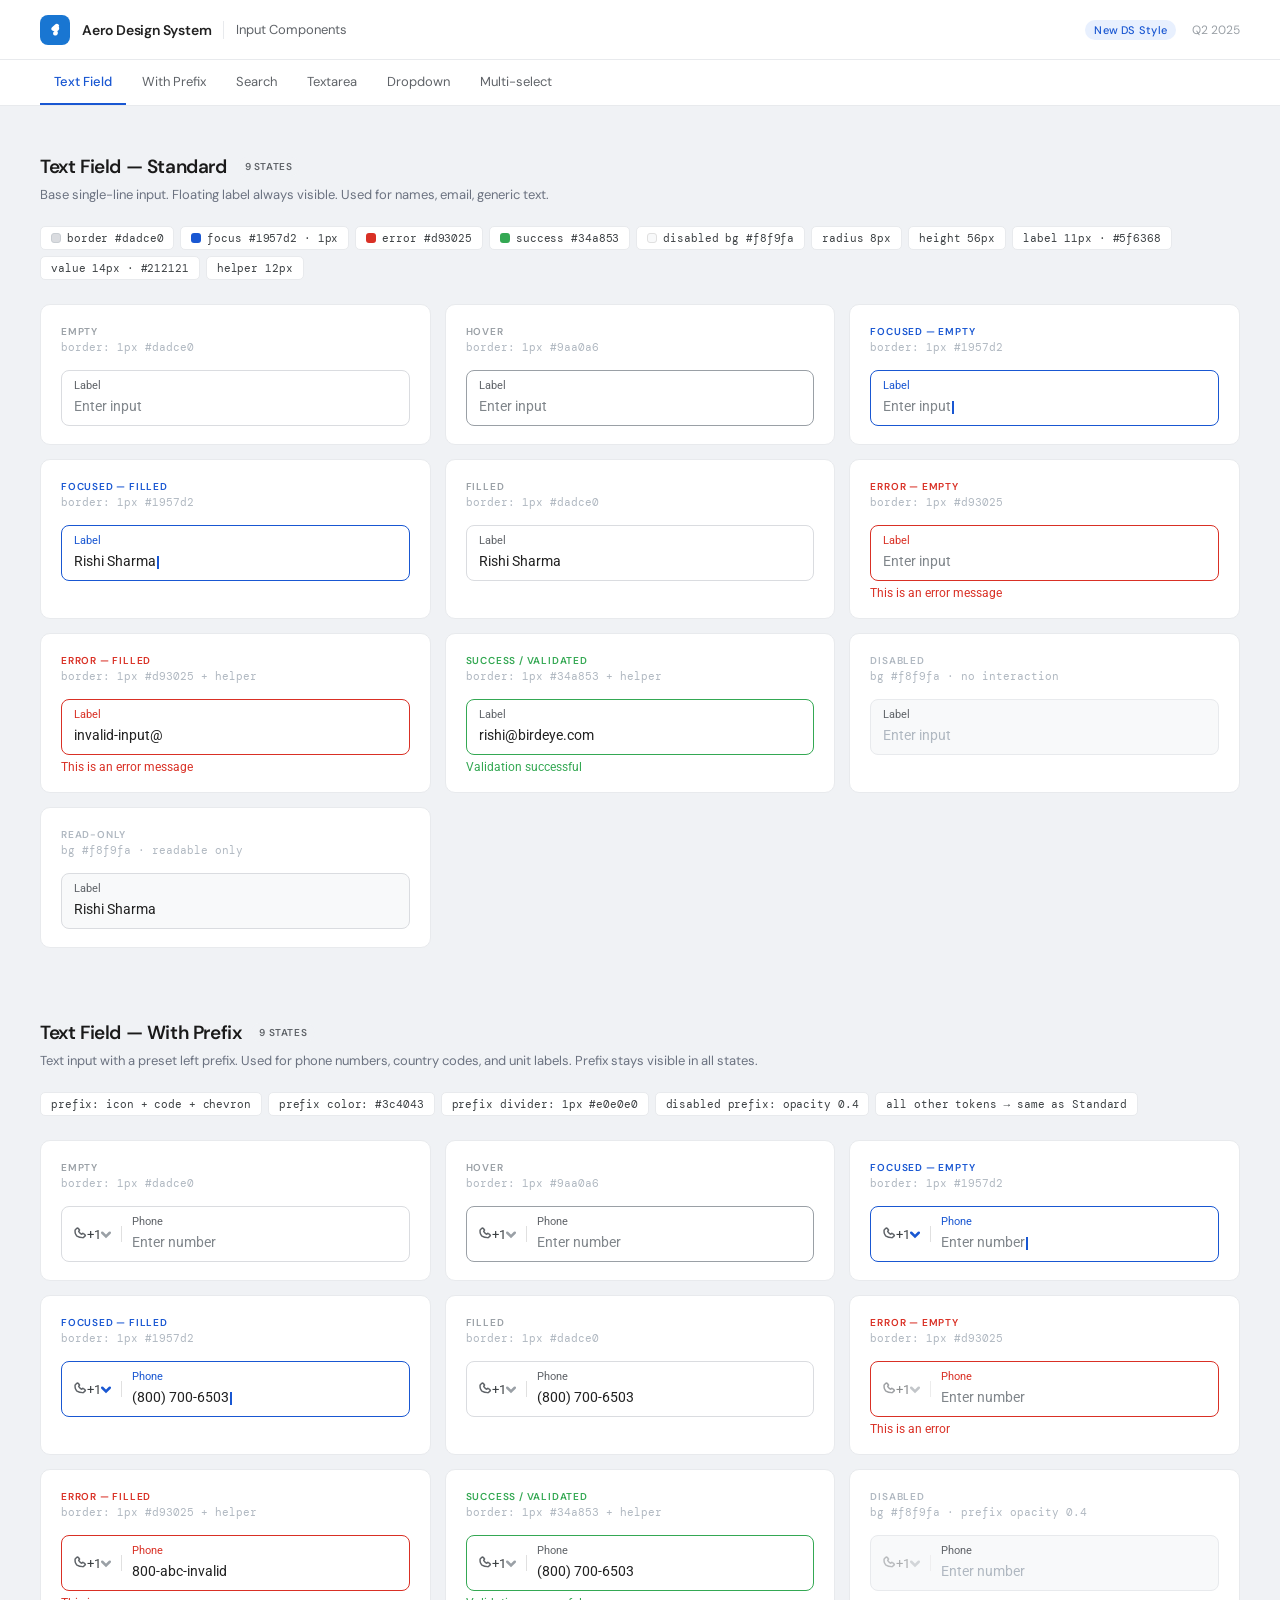
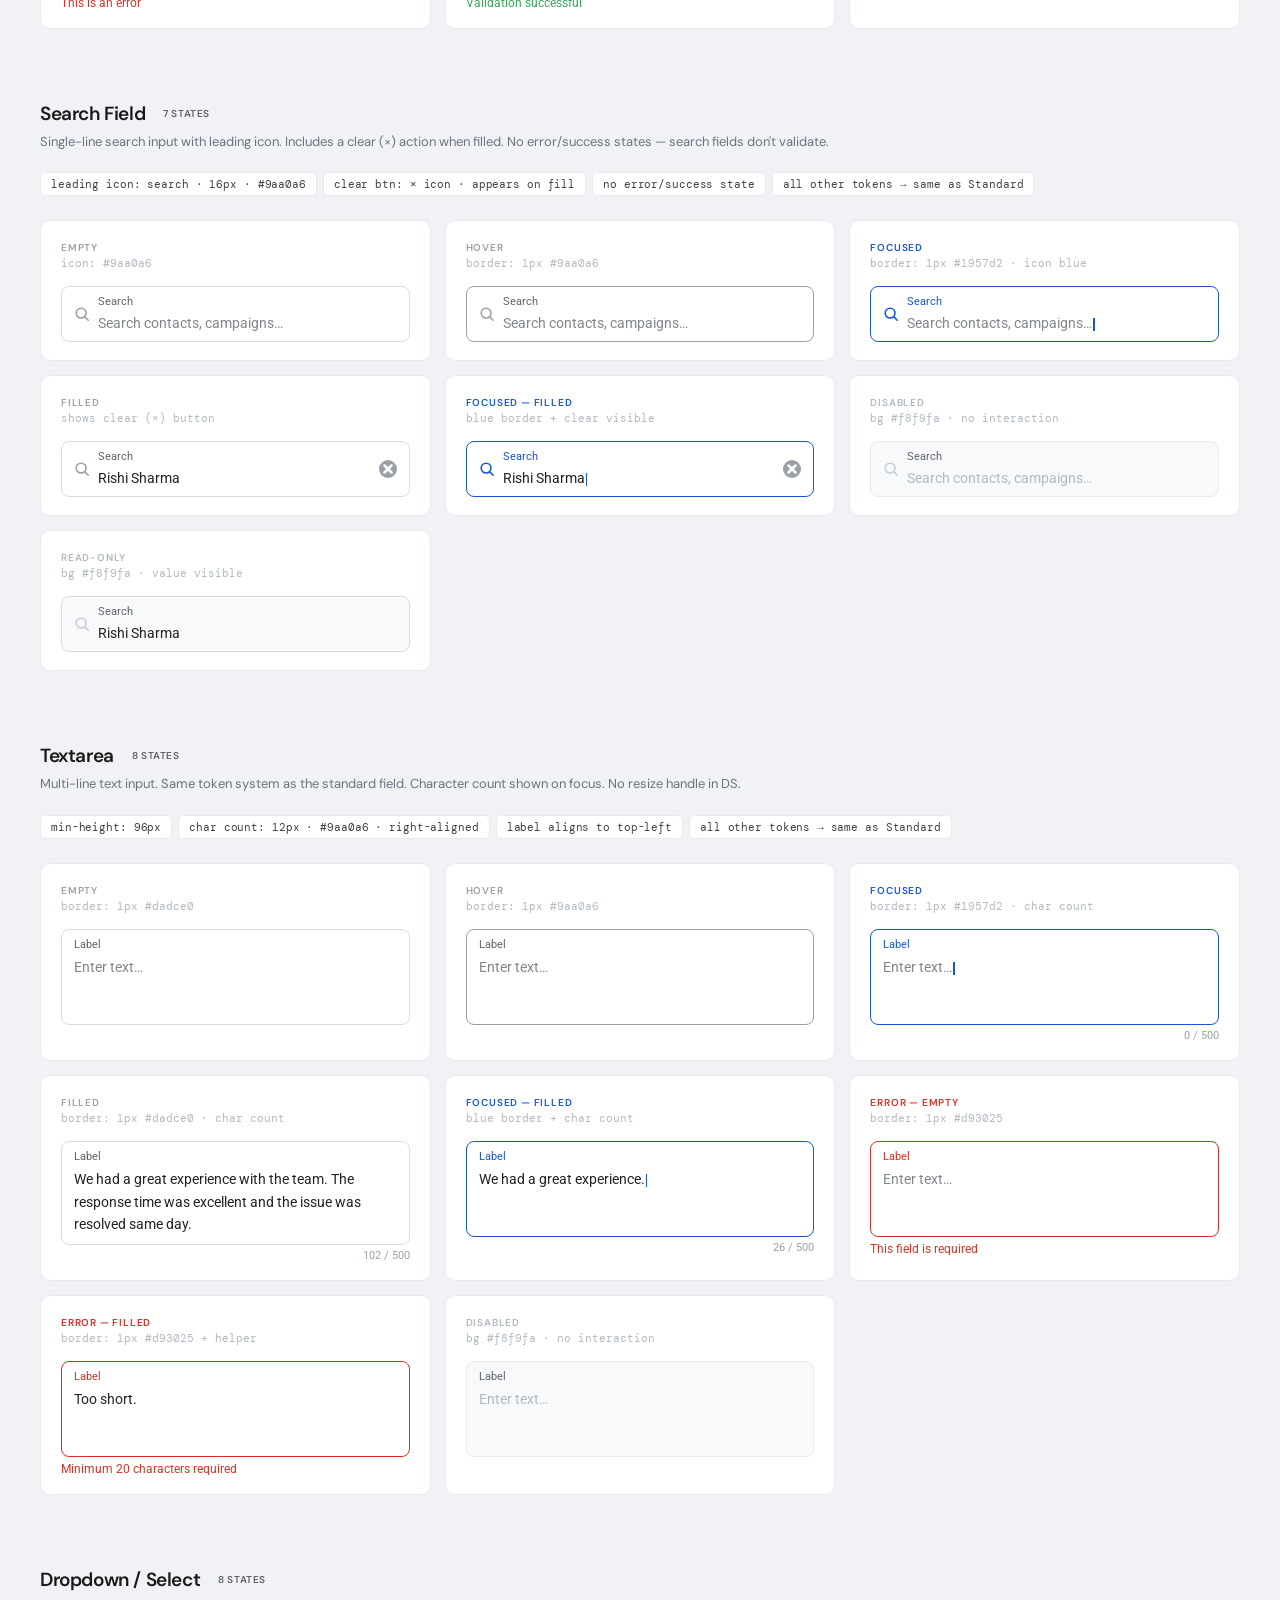
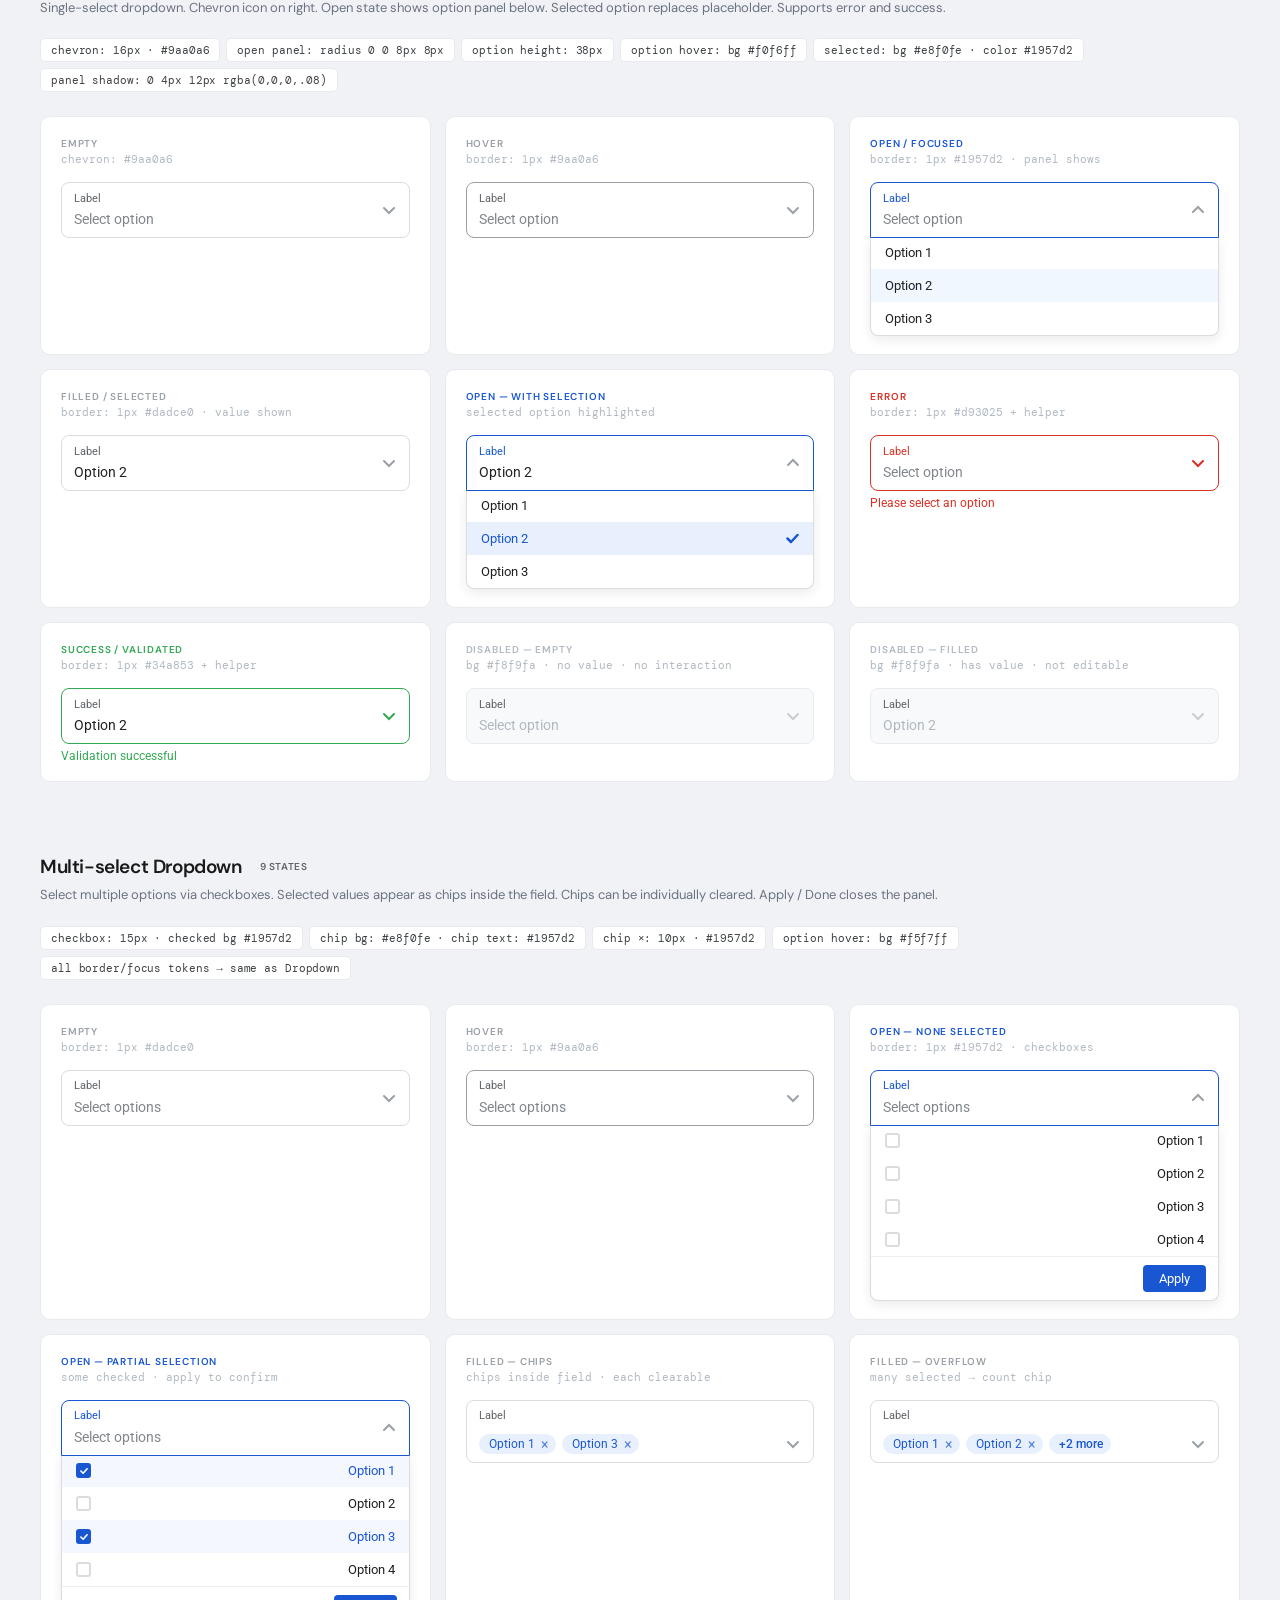
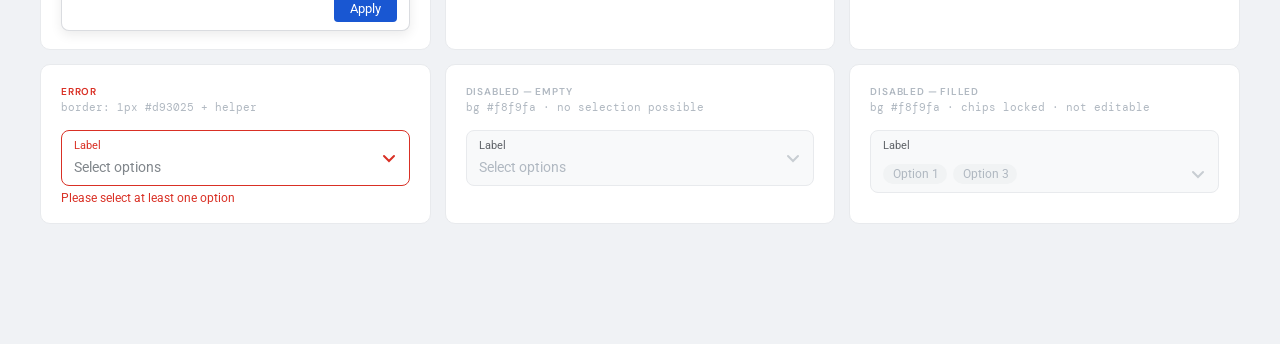
<file: ds-input-components.html>
<!DOCTYPE html>
<html lang="en">
<head>
<meta charset="UTF-8"/>
<meta name="viewport" content="width=device-width, initial-scale=1.0"/>
<title>Aero Design System — Input Components</title>
<link href="https://fonts.googleapis.com/css2?family=DM+Sans:wght@300;400;500;600&family=Roboto:wght@300;400;500&family=DM+Mono:wght@400&display=swap" rel="stylesheet"/>
<style>
*,*::before,*::after{box-sizing:border-box;margin:0;padding:0;}

/* ── TOKENS ── */
:root{
  --font-ui:'DM Sans',sans-serif;
  --font-field:'Roboto',sans-serif;
  --font-mono:'DM Mono',monospace;

  /* Field geometry */
  --f-radius:8px;
  --f-height:56px;
  --f-pad:8px 12px;
  --f-pad-2:7px 11px;

  /* Field colours */
  --f-border:#dadce0;
  --f-border-hover:#9aa0a6;
  --f-blue:#1957d2;
  --f-blue-bg:transparent;
  --f-red:#d93025;
  --f-red-bg:#fff8f7;
  --f-green:#34a853;
  --f-green-bg:#f4fbf6;
  --f-disabled-bg:#f8f9fa;
  --f-disabled-border:#e8eaed;
  --f-readonly-bg:#f8f9fa;

  /* Text */
  --t-label:#5f6368;
  --t-value:#212121;
  --t-placeholder:#80868b;
  --t-disabled:#b0b8c1;
  --t-helper-err:#d93025;
  --t-helper-ok:#34a853;

  /* Label */
  --lbl-size:11px;
  --val-size:14px;
  --helper-size:12px;

  /* Page */
  --page-bg:#f0f2f5;
  --card-bg:#ffffff;
  --section-gap:72px;
}

/* ── PAGE ── */
body{font-family:var(--font-ui);background:var(--page-bg);color:var(--t-value);min-height:100vh;}

/* ── HEADER ── */
.hdr{
  height:60px;background:#fff;
  border-bottom:1px solid #e8eaed;
  position:sticky;top:0;z-index:200;
  display:flex;align-items:center;justify-content:space-between;
  padding:0 40px;
}
.hdr-left{display:flex;align-items:center;gap:12px;}
.logo-mark{
  width:30px;height:30px;background:#1976d2;
  border-radius:8px;display:flex;align-items:center;justify-content:center;
}
.logo-mark svg{width:19px;height:19px;}
.hdr-brand{font-size:14px;font-weight:600;color:#212121;letter-spacing:-0.2px;}
.hdr-divider{width:1px;height:18px;background:#e8eaed;}
.hdr-page{font-size:13px;color:#5f6368;font-weight:400;}
.hdr-right{display:flex;align-items:center;gap:16px;}
.hdr-tag{
  font-size:11px;font-weight:500;
  padding:3px 9px;border-radius:20px;
  background:#e8f0fe;color:#1957d2;
  letter-spacing:0.02em;
}
.hdr-date{font-size:12px;color:#9aa0a6;}

/* ── TABS ── */
.tabs{
  background:#fff;border-bottom:1px solid #e8eaed;
  padding:0 40px;display:flex;gap:2px;
  position:sticky;top:60px;z-index:199;
  overflow-x:auto;
}
.tab{
  padding:13px 14px;font-size:13px;color:#5f6368;
  cursor:pointer;border-bottom:2px solid transparent;
  white-space:nowrap;transition:all .15s;font-weight:400;
  font-family:var(--font-ui);
}
.tab:hover{color:#1957d2;}
.tab.active{color:#1957d2;border-bottom-color:#1957d2;font-weight:500;}

/* ── BODY ── */
.body{padding:48px 40px;max-width:1360px;margin:0 auto;}

/* ── SECTION ── */
.sec{margin-bottom:var(--section-gap);scroll-margin-top:130px;}

/* Multi-select checkbox */
.ms-cb{
  width:15px;height:15px;border-radius:3px;border:2px solid #dadce0;
  display:inline-flex;align-items:center;justify-content:center;
  flex-shrink:0;background:#fff;margin-right:8px;vertical-align:middle;
}
.ms-cb.ms-on{background:#1957d2;border-color:#1957d2;}
.ms-cb.ms-on::after{content:'';width:8px;height:8px;background:url("data:image/svg+xml,%3Csvg viewBox='0 0 9 9' xmlns='http://www.w3.org/2000/svg'%3E%3Cpolyline points='1 4.5 3.5 7 8 2' fill='none' stroke='white' stroke-width='1.8' stroke-linecap='round' stroke-linejoin='round'/%3E%3C/svg%3E") center/contain no-repeat;}

/* Multi-select chip */
.ms-chip{
  display:inline-flex;align-items:center;gap:4px;
  background:#e8f0fe;color:#1957d2;
  font-size:12px;font-weight:400;
  padding:3px 8px 3px 10px;border-radius:20px;
  font-family:var(--font-field);white-space:nowrap;
}
.ms-chip-x{font-size:14px;line-height:1;cursor:pointer;opacity:.7;margin-left:2px;}
.ms-chip-x:hover{opacity:1;}
.ms-chip.ms-chip-dis{background:#f1f3f4;color:#b0b8c1;cursor:not-allowed;}
.sec-hd{margin-bottom:20px;}
.sec-title{
  font-size:19px;font-weight:600;color:#1a1a1a;
  letter-spacing:-0.4px;margin-bottom:6px;
  display:flex;align-items:center;gap:10px;
}
.sec-badge{
  font-size:10px;font-weight:600;letter-spacing:.06em;text-transform:uppercase;
  padding:3px 8px;border-radius:20px;
  background:#f0f2f5;color:#5f6368;
}
.sec-desc{font-size:13px;color:#6b7280;line-height:1.6;}

/* ── TOKENS ── */
.tokens{display:flex;flex-wrap:wrap;gap:6px;margin:14px 0 24px;}
.tok{
  display:flex;align-items:center;gap:6px;
  background:#fff;border:1px solid #e8eaed;border-radius:5px;
  padding:4px 10px;
  font-size:11px;color:#3c4043;font-family:var(--font-mono);
  letter-spacing:-.01em;
}
.tok-dot{width:10px;height:10px;border-radius:3px;flex-shrink:0;}

/* ── STATES GRID ── */
.grid{display:grid;grid-template-columns:repeat(3,1fr);gap:14px;}
@media(max-width:1100px){.grid{grid-template-columns:repeat(2,1fr);}}

/* ── STATE CARD ── */
.card{
  background:#fff;border:1px solid #e8eaed;border-radius:10px;
  padding:20px 20px 18px;display:flex;flex-direction:column;gap:16px;
}
.card-lbl{
  font-size:10px;font-weight:600;letter-spacing:.08em;
  text-transform:uppercase;color:#9aa0a6;
}
.card-lbl.c-blue{color:#1957d2;}
.card-lbl.c-red{color:#d93025;}
.card-lbl.c-green{color:#34a853;}
.card-lbl.c-muted{color:#b0b8c1;}
.card-note{font-size:11px;color:#b0b8c1;margin-top:2px;font-family:var(--font-mono);}

/* ── THE FIELD ITSELF ── */
.fw{display:flex;flex-direction:column;gap:0;font-family:var(--font-field);}

.fi{
  display:flex;align-items:center;gap:8px;
  border:1px solid var(--f-border);border-radius:var(--f-radius);
  background:#fff;padding:var(--f-pad);min-height:var(--f-height);
  position:relative;
}
/* State modifiers */
.fi.s-hover{border-color:var(--f-border-hover);}
.fi.s-focus{border:1px solid var(--f-blue);padding:var(--f-pad);background:#fff;}
.fi.s-focus .flab{color:var(--f-blue);}
.fi.s-err{border:1px solid var(--f-red);padding:var(--f-pad);}
.fi.s-err .flab{color:var(--f-red);}
.fi.s-ok{border:1px solid var(--f-green);padding:var(--f-pad);}
.fi.s-disabled{background:var(--f-disabled-bg);border-color:var(--f-disabled-border);cursor:not-allowed;}
.fi.s-readonly{background:var(--f-readonly-bg);border-color:var(--f-border);cursor:default;}

/* Inner label+value col */
.fcol{display:flex;flex-direction:column;flex:1;min-width:0;justify-content:center;}
.flab{font-size:var(--lbl-size);color:var(--t-label);line-height:1.3;margin-bottom:4px;transition:color .15s;white-space:nowrap;}
.fval{font-size:var(--val-size);color:var(--t-value);line-height:1.4;}
.fval.ph{color:var(--t-placeholder);}
.fval.dis{color:var(--t-disabled);}

/* Cursor */
.cur{
  display:inline-block;width:1.5px;height:13px;
  background:var(--f-blue);animation:blink 1s infinite;
  vertical-align:middle;margin-left:1px;
}
@keyframes blink{0%,49%{opacity:1;}50%,100%{opacity:0;}}

/* Icon */
.fic{width:16px;height:16px;flex-shrink:0;display:flex;align-items:center;justify-content:center;}
.fic svg{width:16px;height:16px;fill:none;stroke:#9aa0a6;stroke-width:1.8;stroke-linecap:round;stroke-linejoin:round;}
.fi.s-focus .fic svg{stroke:var(--f-blue);}
.fi.s-err .fic svg{stroke:var(--f-red);}
.fi.s-disabled .fic svg{stroke:#c8cdd2;}

/* Suffix (chevron/clear) */
.fsuf{flex-shrink:0;display:flex;align-items:center;}
.fsuf svg{width:16px;height:16px;fill:none;stroke:#9aa0a6;stroke-width:2;stroke-linecap:round;}
.fi.s-disabled .fsuf svg{stroke:#c8cdd2;}

/* Prefix (phone) */
.fpre{
  
  padding-right:10px;margin-right:2px;
  border-right:1px solid #e0e0e0;flex-shrink:0;
  font-size:13px;color:#3c4043;font-family:var(--font-field);
}
.fpre svg{width:13px;height:13px;fill:none;stroke:#5f6368;stroke-width:1.8;stroke-linecap:round;}
.fi.s-disabled .fpre{opacity:.4;}

/* Helper */
.fhelp{
  font-size:var(--helper-size);margin-top:5px;
  
  font-family:var(--font-field);
}
.fhelp.he{color:var(--t-helper-err);}
.fhelp.ho{color:var(--t-helper-ok);}


/* Textarea */
.fi.ta{min-height:96px;align-items:flex-start;}
.fi.ta .fcol{justify-content:flex-start;}
.taval{font-size:var(--val-size);color:var(--t-value);line-height:1.6;word-break:break-word;}
.taval.ph{color:var(--t-placeholder);}
.taval.dis{color:var(--t-disabled);}

/* Dropdown open panel */
.dd-panel{
  border:1px solid #dadce0;border-top:none;
  border-radius:0 0 8px 8px;background:#fff;
  box-shadow:0 4px 12px rgba(0,0,0,.08);
  overflow:hidden;margin-top:-2px;
}
.ddo{
  padding:9px 14px;font-size:13px;color:#212121;
  cursor:pointer;display:flex;align-items:center;justify-content:space-between;
  font-family:var(--font-field);
}
.ddo:hover{background:#f0f6ff;}
.ddo.sel{background:#e8f0fe;color:#1957d2;}
.ddo.sel svg{display:block;}
.ddo svg{width:13px;height:13px;fill:none;stroke:#1957d2;stroke-width:2.5;stroke-linecap:round;stroke-linejoin:round;display:none;}

/* Search clear btn */
.fclear{
  width:18px;height:18px;border-radius:50%;background:#9aa0a6;
  display:flex;align-items:center;justify-content:center;flex-shrink:0;cursor:pointer;
}
.fclear svg{width:10px;height:10px;fill:none;stroke:#fff;stroke-width:2.5;stroke-linecap:round;}

/* Char count */
.fcount{font-size:11px;color:#9aa0a6;text-align:right;margin-top:4px;font-family:var(--font-field);}

/* Section divider */
.sdiv{height:1px;background:#e4e7eb;margin-bottom:var(--section-gap);}
</style>
</head>
<body>

<!-- ── HEADER ── -->
<header class="hdr">
  <div class="hdr-left">
    <div class="logo-mark">
      <svg viewBox="0 0 36 36" fill="none"><path fill-rule="evenodd" clip-rule="evenodd" d="M25 11.5C25 9 23 7 20.5 7 19.2 7 18.1 7.5 17.3 8.3L11.5 13.5C10.6 14.3 10 15.4 10 16.7 10 19.1 12 21 14.5 21H16.5S14 22.2 13.5 24.5C13 26.8 14.5 29 16.8 29.3 19.5 29.7 22 27.8 22.5 25 22.8 23.4 22.2 21.9 21.1 20.8 23.4 20.1 25 18 25 15.5 25 14.3 24.6 13.2 23.9 12.3 24.6 12.1 25 11.8 25 11.5Z" fill="white"/></svg>
    </div>
    <div class="hdr-brand">Aero Design System</div>
    <div class="hdr-divider"></div>
    <div class="hdr-page">Input Components</div>
  </div>
  <div class="hdr-right">
    <div class="hdr-tag">New DS Style</div>
    <div class="hdr-date">Q2 2025</div>
  </div>
</header>

<!-- ── TABS ── -->
<nav class="tabs" id="tabs">
  <div class="tab active" onclick="goTo('tf',this)">Text Field</div>
  <div class="tab" onclick="goTo('pfx',this)">With Prefix</div>
  <div class="tab" onclick="goTo('srch',this)">Search</div>
  <div class="tab" onclick="goTo('ta',this)">Textarea</div>
  <div class="tab" onclick="goTo('dd',this)">Dropdown</div>
  <div class="tab" onclick="goTo('mdd',this)">Multi-select</div>
</nav>

<div class="body">

<!-- ══════════════════════════════════════════ -->
<!--  1 · TEXT FIELD — STANDARD               -->
<!-- ══════════════════════════════════════════ -->
<section class="sec" id="tf">
  <div class="sec-hd">
    <div class="sec-title">Text Field — Standard <span class="sec-badge">9 states</span></div>
    <div class="sec-desc">Base single-line input. Floating label always visible. Used for names, email, generic text.</div>
  </div>
  <div class="tokens">
    <div class="tok"><div class="tok-dot" style="background:#dadce0;border:1px solid #c8cdd2"></div>border #dadce0</div>
    <div class="tok"><div class="tok-dot" style="background:#1957d2"></div>focus #1957d2 · 1px</div>
    <div class="tok"><div class="tok-dot" style="background:#d93025"></div>error #d93025</div>
    <div class="tok"><div class="tok-dot" style="background:#34a853"></div>success #34a853</div>
    <div class="tok"><div class="tok-dot" style="background:#f8f9fa;border:1px solid #e0e0e0"></div>disabled bg #f8f9fa</div>
    <div class="tok">radius 8px</div>
    <div class="tok">height 56px</div>
    <div class="tok">label 11px · #5f6368</div>
    <div class="tok">value 14px · #212121</div>
    <div class="tok">helper 12px</div>
  </div>
  <div class="grid">

    <!-- Empty -->
    <div class="card">
      <div><div class="card-lbl">Empty</div><div class="card-note">border: 1px #dadce0</div></div>
      <div class="fw"><div class="fi"><div class="fcol"><span class="flab">Label</span><span class="fval ph">Enter input</span></div></div></div>
    </div>

    <!-- Hover -->
    <div class="card">
      <div><div class="card-lbl">Hover</div><div class="card-note">border: 1px #9aa0a6</div></div>
      <div class="fw"><div class="fi s-hover"><div class="fcol"><span class="flab">Label</span><span class="fval ph">Enter input</span></div></div></div>
    </div>

    <!-- Focused empty -->
    <div class="card">
      <div><div class="card-lbl c-blue">Focused — Empty</div><div class="card-note">border: 1px #1957d2</div></div>
      <div class="fw"><div class="fi s-focus"><div class="fcol"><span class="flab">Label</span><span class="fval ph">Enter input<span class="cur"></span></span></div></div></div>
    </div>

    <!-- Focused filled -->
    <div class="card">
      <div><div class="card-lbl c-blue">Focused — Filled</div><div class="card-note">border: 1px #1957d2</div></div>
      <div class="fw"><div class="fi s-focus"><div class="fcol"><span class="flab">Label</span><span class="fval">Rishi Sharma<span class="cur"></span></span></div></div></div>
    </div>

    <!-- Filled -->
    <div class="card">
      <div><div class="card-lbl">Filled</div><div class="card-note">border: 1px #dadce0</div></div>
      <div class="fw"><div class="fi"><div class="fcol"><span class="flab">Label</span><span class="fval">Rishi Sharma</span></div></div></div>
    </div>

    <!-- Error empty -->
    <div class="card">
      <div><div class="card-lbl c-red">Error — Empty</div><div class="card-note">border: 1px #d93025</div></div>
      <div class="fw">
        <div class="fi s-err"><div class="fcol"><span class="flab">Label</span><span class="fval ph">Enter input</span></div></div>
        <div class="fhelp he">This is an error message</div>
      </div>
    </div>

    <!-- Error filled -->
    <div class="card">
      <div><div class="card-lbl c-red">Error — Filled</div><div class="card-note">border: 1px #d93025 + helper</div></div>
      <div class="fw">
        <div class="fi s-err"><div class="fcol"><span class="flab">Label</span><span class="fval">invalid-input@</span></div></div>
        <div class="fhelp he">This is an error message</div>
      </div>
    </div>

    <!-- Success -->
    <div class="card">
      <div><div class="card-lbl c-green">Success / Validated</div><div class="card-note">border: 1px #34a853 + helper</div></div>
      <div class="fw">
        <div class="fi s-ok"><div class="fcol"><span class="flab">Label</span><span class="fval">rishi@birdeye.com</span></div></div>
        <div class="fhelp ho">Validation successful</div>
      </div>
    </div>

    <!-- Disabled -->
    <div class="card">
      <div><div class="card-lbl c-muted">Disabled</div><div class="card-note">bg #f8f9fa · no interaction</div></div>
      <div class="fw"><div class="fi s-disabled"><div class="fcol"><span class="flab">Label</span><span class="fval dis">Enter input</span></div></div></div>
    </div>

    <!-- Read-only -->
    <div class="card">
      <div><div class="card-lbl c-muted">Read-only</div><div class="card-note">bg #f8f9fa · readable only</div></div>
      <div class="fw"><div class="fi s-readonly"><div class="fcol"><span class="flab">Label</span><span class="fval">Rishi Sharma</span></div></div></div>
    </div>

  </div>
</section>

<!-- ══════════════════════════════════════════ -->
<!--  2 · TEXT FIELD WITH PREFIX              -->
<!-- ══════════════════════════════════════════ -->
<section class="sec" id="pfx">
  <div class="sec-hd">
    <div class="sec-title">Text Field — With Prefix <span class="sec-badge">9 states</span></div>
    <div class="sec-desc">Text input with a preset left prefix. Used for phone numbers, country codes, and unit labels. Prefix stays visible in all states.</div>
  </div>
  <div class="tokens">
    <div class="tok">prefix: icon + code + chevron</div>
    <div class="tok">prefix color: #3c4043</div>
    <div class="tok">prefix divider: 1px #e0e0e0</div>
    <div class="tok">disabled prefix: opacity 0.4</div>
    <div class="tok">all other tokens → same as Standard</div>
  </div>
  <div class="grid">

    <!-- Empty -->
    <div class="card">
      <div><div class="card-lbl">Empty</div><div class="card-note">border: 1px #dadce0</div></div>
      <div class="fw"><div class="fi">
        <div class="fpre"><svg viewBox="0 0 16 16"><path d="M14 11.5a.9.9 0 01-.27.63l-1.78 1.8a1.4 1.4 0 01-1 .42c-.07 0-.16 0-.25-.02A13.6 13.6 0 013.6 12.4 12.6 12.6 0 011.67 9.3a13.7 13.7 0 01-.37-3.83 1.39 1.39 0 01.4-.98L3.5 2.7a.9.9 0 01.63-.27c.23 0 .44.08.63.23L6.54 4.4c.2.15.3.34.3.57a.9.9 0 01-.28.6l-.73.74-.05.14a.6.6 0 00.08.28 7.8 7.8 0 001.44 1.84 7.6 7.6 0 001.84 1.43.63.63 0 00.3.08.2.2 0 00.15-.06l.73-.74a.88.88 0 01.62-.27c.23 0 .42.07.57.2l1.76 1.4c.2.17.3.37.3.6z"/></svg>+1<svg viewBox="0 0 8 8" style="width:10px;height:10px;stroke:#9aa0a6;fill:none;stroke-width:2;stroke-linecap:round"><polyline points="1 3 4 6 7 3"/></svg></div>
        <div class="fcol"><span class="flab">Phone</span><span class="fval ph">Enter number</span></div>
      </div></div>
    </div>

    <!-- Hover -->
    <div class="card">
      <div><div class="card-lbl">Hover</div><div class="card-note">border: 1px #9aa0a6</div></div>
      <div class="fw"><div class="fi s-hover">
        <div class="fpre"><svg viewBox="0 0 16 16"><path d="M14 11.5a.9.9 0 01-.27.63l-1.78 1.8a1.4 1.4 0 01-1 .42c-.07 0-.16 0-.25-.02A13.6 13.6 0 013.6 12.4 12.6 12.6 0 011.67 9.3a13.7 13.7 0 01-.37-3.83 1.39 1.39 0 01.4-.98L3.5 2.7a.9.9 0 01.63-.27c.23 0 .44.08.63.23L6.54 4.4c.2.15.3.34.3.57a.9.9 0 01-.28.6l-.73.74-.05.14a.6.6 0 00.08.28 7.8 7.8 0 001.44 1.84 7.6 7.6 0 001.84 1.43.63.63 0 00.3.08.2.2 0 00.15-.06l.73-.74a.88.88 0 01.62-.27c.23 0 .42.07.57.2l1.76 1.4c.2.17.3.37.3.6z"/></svg>+1<svg viewBox="0 0 8 8" style="width:10px;height:10px;stroke:#9aa0a6;fill:none;stroke-width:2;stroke-linecap:round"><polyline points="1 3 4 6 7 3"/></svg></div>
        <div class="fcol"><span class="flab">Phone</span><span class="fval ph">Enter number</span></div>
      </div></div>
    </div>

    <!-- Focused empty -->
    <div class="card">
      <div><div class="card-lbl c-blue">Focused — Empty</div><div class="card-note">border: 1px #1957d2</div></div>
      <div class="fw"><div class="fi s-focus">
        <div class="fpre"><svg viewBox="0 0 16 16"><path d="M14 11.5a.9.9 0 01-.27.63l-1.78 1.8a1.4 1.4 0 01-1 .42c-.07 0-.16 0-.25-.02A13.6 13.6 0 013.6 12.4 12.6 12.6 0 011.67 9.3a13.7 13.7 0 01-.37-3.83 1.39 1.39 0 01.4-.98L3.5 2.7a.9.9 0 01.63-.27c.23 0 .44.08.63.23L6.54 4.4c.2.15.3.34.3.57a.9.9 0 01-.28.6l-.73.74-.05.14a.6.6 0 00.08.28 7.8 7.8 0 001.44 1.84 7.6 7.6 0 001.84 1.43.63.63 0 00.3.08.2.2 0 00.15-.06l.73-.74a.88.88 0 01.62-.27c.23 0 .42.07.57.2l1.76 1.4c.2.17.3.37.3.6z"/></svg>+1<svg viewBox="0 0 8 8" style="width:10px;height:10px;stroke:#1957d2;fill:none;stroke-width:2;stroke-linecap:round"><polyline points="1 3 4 6 7 3"/></svg></div>
        <div class="fcol"><span class="flab">Phone</span><span class="fval ph">Enter number<span class="cur"></span></span></div>
      </div></div>
    </div>

    <!-- Focused filled -->
    <div class="card">
      <div><div class="card-lbl c-blue">Focused — Filled</div><div class="card-note">border: 1px #1957d2</div></div>
      <div class="fw"><div class="fi s-focus">
        <div class="fpre"><svg viewBox="0 0 16 16"><path d="M14 11.5a.9.9 0 01-.27.63l-1.78 1.8a1.4 1.4 0 01-1 .42c-.07 0-.16 0-.25-.02A13.6 13.6 0 013.6 12.4 12.6 12.6 0 011.67 9.3a13.7 13.7 0 01-.37-3.83 1.39 1.39 0 01.4-.98L3.5 2.7a.9.9 0 01.63-.27c.23 0 .44.08.63.23L6.54 4.4c.2.15.3.34.3.57a.9.9 0 01-.28.6l-.73.74-.05.14a.6.6 0 00.08.28 7.8 7.8 0 001.44 1.84 7.6 7.6 0 001.84 1.43.63.63 0 00.3.08.2.2 0 00.15-.06l.73-.74a.88.88 0 01.62-.27c.23 0 .42.07.57.2l1.76 1.4c.2.17.3.37.3.6z"/></svg>+1<svg viewBox="0 0 8 8" style="width:10px;height:10px;stroke:#1957d2;fill:none;stroke-width:2;stroke-linecap:round"><polyline points="1 3 4 6 7 3"/></svg></div>
        <div class="fcol"><span class="flab">Phone</span><span class="fval">(800) 700-6503<span class="cur"></span></span></div>
      </div></div>
    </div>

    <!-- Filled -->
    <div class="card">
      <div><div class="card-lbl">Filled</div><div class="card-note">border: 1px #dadce0</div></div>
      <div class="fw"><div class="fi">
        <div class="fpre"><svg viewBox="0 0 16 16"><path d="M14 11.5a.9.9 0 01-.27.63l-1.78 1.8a1.4 1.4 0 01-1 .42c-.07 0-.16 0-.25-.02A13.6 13.6 0 013.6 12.4 12.6 12.6 0 011.67 9.3a13.7 13.7 0 01-.37-3.83 1.39 1.39 0 01.4-.98L3.5 2.7a.9.9 0 01.63-.27c.23 0 .44.08.63.23L6.54 4.4c.2.15.3.34.3.57a.9.9 0 01-.28.6l-.73.74-.05.14a.6.6 0 00.08.28 7.8 7.8 0 001.44 1.84 7.6 7.6 0 001.84 1.43.63.63 0 00.3.08.2.2 0 00.15-.06l.73-.74a.88.88 0 01.62-.27c.23 0 .42.07.57.2l1.76 1.4c.2.17.3.37.3.6z"/></svg>+1<svg viewBox="0 0 8 8" style="width:10px;height:10px;stroke:#9aa0a6;fill:none;stroke-width:2;stroke-linecap:round"><polyline points="1 3 4 6 7 3"/></svg></div>
        <div class="fcol"><span class="flab">Phone</span><span class="fval">(800) 700-6503</span></div>
      </div></div>
    </div>

    <!-- Error empty -->
    <div class="card">
      <div><div class="card-lbl c-red">Error — Empty</div><div class="card-note">border: 1px #d93025</div></div>
      <div class="fw">
        <div class="fi s-err">
          <div class="fpre" style="opacity:.6"><svg viewBox="0 0 16 16"><path d="M14 11.5a.9.9 0 01-.27.63l-1.78 1.8a1.4 1.4 0 01-1 .42c-.07 0-.16 0-.25-.02A13.6 13.6 0 013.6 12.4 12.6 12.6 0 011.67 9.3a13.7 13.7 0 01-.37-3.83 1.39 1.39 0 01.4-.98L3.5 2.7a.9.9 0 01.63-.27c.23 0 .44.08.63.23L6.54 4.4c.2.15.3.34.3.57a.9.9 0 01-.28.6l-.73.74-.05.14a.6.6 0 00.08.28 7.8 7.8 0 001.44 1.84 7.6 7.6 0 001.84 1.43.63.63 0 00.3.08.2.2 0 00.15-.06l.73-.74a.88.88 0 01.62-.27c.23 0 .42.07.57.2l1.76 1.4c.2.17.3.37.3.6z"/></svg>+1<svg viewBox="0 0 8 8" style="width:10px;height:10px;stroke:#9aa0a6;fill:none;stroke-width:2;stroke-linecap:round"><polyline points="1 3 4 6 7 3"/></svg></div>
          <div class="fcol"><span class="flab">Phone</span><span class="fval ph">Enter number</span></div>
        </div>
        <div class="fhelp he">This is an error</div>
      </div>
    </div>

    <!-- Error filled -->
    <div class="card">
      <div><div class="card-lbl c-red">Error — Filled</div><div class="card-note">border: 1px #d93025 + helper</div></div>
      <div class="fw">
        <div class="fi s-err">
          <div class="fpre"><svg viewBox="0 0 16 16"><path d="M14 11.5a.9.9 0 01-.27.63l-1.78 1.8a1.4 1.4 0 01-1 .42c-.07 0-.16 0-.25-.02A13.6 13.6 0 013.6 12.4 12.6 12.6 0 011.67 9.3a13.7 13.7 0 01-.37-3.83 1.39 1.39 0 01.4-.98L3.5 2.7a.9.9 0 01.63-.27c.23 0 .44.08.63.23L6.54 4.4c.2.15.3.34.3.57a.9.9 0 01-.28.6l-.73.74-.05.14a.6.6 0 00.08.28 7.8 7.8 0 001.44 1.84 7.6 7.6 0 001.84 1.43.63.63 0 00.3.08.2.2 0 00.15-.06l.73-.74a.88.88 0 01.62-.27c.23 0 .42.07.57.2l1.76 1.4c.2.17.3.37.3.6z"/></svg>+1<svg viewBox="0 0 8 8" style="width:10px;height:10px;stroke:#9aa0a6;fill:none;stroke-width:2;stroke-linecap:round"><polyline points="1 3 4 6 7 3"/></svg></div>
          <div class="fcol"><span class="flab">Phone</span><span class="fval">800-abc-invalid</span></div>
        </div>
        <div class="fhelp he">This is an error</div>
      </div>
    </div>

    <!-- Success -->
    <div class="card">
      <div><div class="card-lbl c-green">Success / Validated</div><div class="card-note">border: 1px #34a853 + helper</div></div>
      <div class="fw">
        <div class="fi s-ok">
          <div class="fpre"><svg viewBox="0 0 16 16"><path d="M14 11.5a.9.9 0 01-.27.63l-1.78 1.8a1.4 1.4 0 01-1 .42c-.07 0-.16 0-.25-.02A13.6 13.6 0 013.6 12.4 12.6 12.6 0 011.67 9.3a13.7 13.7 0 01-.37-3.83 1.39 1.39 0 01.4-.98L3.5 2.7a.9.9 0 01.63-.27c.23 0 .44.08.63.23L6.54 4.4c.2.15.3.34.3.57a.9.9 0 01-.28.6l-.73.74-.05.14a.6.6 0 00.08.28 7.8 7.8 0 001.44 1.84 7.6 7.6 0 001.84 1.43.63.63 0 00.3.08.2.2 0 00.15-.06l.73-.74a.88.88 0 01.62-.27c.23 0 .42.07.57.2l1.76 1.4c.2.17.3.37.3.6z"/></svg>+1<svg viewBox="0 0 8 8" style="width:10px;height:10px;stroke:#9aa0a6;fill:none;stroke-width:2;stroke-linecap:round"><polyline points="1 3 4 6 7 3"/></svg></div>
          <div class="fcol"><span class="flab">Phone</span><span class="fval">(800) 700-6503</span></div>
        </div>
        <div class="fhelp ho">Validation successful</div>
      </div>
    </div>

    <!-- Disabled -->
    <div class="card">
      <div><div class="card-lbl c-muted">Disabled</div><div class="card-note">bg #f8f9fa · prefix opacity 0.4</div></div>
      <div class="fw"><div class="fi s-disabled">
        <div class="fpre" style="opacity:.4"><svg viewBox="0 0 16 16"><path d="M14 11.5a.9.9 0 01-.27.63l-1.78 1.8a1.4 1.4 0 01-1 .42c-.07 0-.16 0-.25-.02A13.6 13.6 0 013.6 12.4 12.6 12.6 0 011.67 9.3a13.7 13.7 0 01-.37-3.83 1.39 1.39 0 01.4-.98L3.5 2.7a.9.9 0 01.63-.27c.23 0 .44.08.63.23L6.54 4.4c.2.15.3.34.3.57a.9.9 0 01-.28.6l-.73.74-.05.14a.6.6 0 00.08.28 7.8 7.8 0 001.44 1.84 7.6 7.6 0 001.84 1.43.63.63 0 00.3.08.2.2 0 00.15-.06l.73-.74a.88.88 0 01.62-.27c.23 0 .42.07.57.2l1.76 1.4c.2.17.3.37.3.6z"/></svg>+1<svg viewBox="0 0 8 8" style="width:10px;height:10px;stroke:#9aa0a6;fill:none;stroke-width:2;stroke-linecap:round"><polyline points="1 3 4 6 7 3"/></svg></div>
        <div class="fcol"><span class="flab">Phone</span><span class="fval dis">Enter number</span></div>
      </div></div>
    </div>

  </div>
</section>

<!-- ══════════════════════════════════════════ -->
<!--  3 · SEARCH FIELD                        -->
<!-- ══════════════════════════════════════════ -->
<section class="sec" id="srch">
  <div class="sec-hd">
    <div class="sec-title">Search Field <span class="sec-badge">7 states</span></div>
    <div class="sec-desc">Single-line search input with leading icon. Includes a clear (×) action when filled. No error/success states — search fields don't validate.</div>
  </div>
  <div class="tokens">
    <div class="tok">leading icon: search · 16px · #9aa0a6</div>
    <div class="tok">clear btn: × icon · appears on fill</div>
    <div class="tok">no error/success state</div>
    <div class="tok">all other tokens → same as Standard</div>
  </div>
  <div class="grid">

    <!-- Empty -->
    <div class="card">
      <div><div class="card-lbl">Empty</div><div class="card-note">icon: #9aa0a6</div></div>
      <div class="fw"><div class="fi">
        <div class="fic"><svg viewBox="0 0 18 18"><circle cx="8" cy="8" r="5.5"/><line x1="12.5" y1="12.5" x2="16" y2="16"/></svg></div>
        <div class="fcol"><span class="flab">Search</span><span class="fval ph">Search contacts, campaigns…</span></div>
      </div></div>
    </div>

    <!-- Hover -->
    <div class="card">
      <div><div class="card-lbl">Hover</div><div class="card-note">border: 1px #9aa0a6</div></div>
      <div class="fw"><div class="fi s-hover">
        <div class="fic"><svg viewBox="0 0 18 18"><circle cx="8" cy="8" r="5.5"/><line x1="12.5" y1="12.5" x2="16" y2="16"/></svg></div>
        <div class="fcol"><span class="flab">Search</span><span class="fval ph">Search contacts, campaigns…</span></div>
      </div></div>
    </div>

    <!-- Focused -->
    <div class="card">
      <div><div class="card-lbl c-blue">Focused</div><div class="card-note">border: 1px #1957d2 · icon blue</div></div>
      <div class="fw"><div class="fi s-focus">
        <div class="fic"><svg viewBox="0 0 18 18" style="stroke:#1957d2"><circle cx="8" cy="8" r="5.5"/><line x1="12.5" y1="12.5" x2="16" y2="16"/></svg></div>
        <div class="fcol"><span class="flab">Search</span><span class="fval ph">Search contacts, campaigns…<span class="cur"></span></span></div>
      </div></div>
    </div>

    <!-- Filled -->
    <div class="card">
      <div><div class="card-lbl">Filled</div><div class="card-note">shows clear (×) button</div></div>
      <div class="fw"><div class="fi">
        <div class="fic"><svg viewBox="0 0 18 18"><circle cx="8" cy="8" r="5.5"/><line x1="12.5" y1="12.5" x2="16" y2="16"/></svg></div>
        <div class="fcol"><span class="flab">Search</span><span class="fval">Rishi Sharma</span></div>
        <div class="fclear"><svg viewBox="0 0 10 10"><line x1="1.5" y1="1.5" x2="8.5" y2="8.5"/><line x1="8.5" y1="1.5" x2="1.5" y2="8.5"/></svg></div>
      </div></div>
    </div>

    <!-- Focused filled -->
    <div class="card">
      <div><div class="card-lbl c-blue">Focused — Filled</div><div class="card-note">blue border + clear visible</div></div>
      <div class="fw"><div class="fi s-focus">
        <div class="fic"><svg viewBox="0 0 18 18" style="stroke:#1957d2"><circle cx="8" cy="8" r="5.5"/><line x1="12.5" y1="12.5" x2="16" y2="16"/></svg></div>
        <div class="fcol"><span class="flab">Search</span><span class="fval">Rishi Sharma<span class="cur"></span></span></div>
        <div class="fclear"><svg viewBox="0 0 10 10"><line x1="1.5" y1="1.5" x2="8.5" y2="8.5"/><line x1="8.5" y1="1.5" x2="1.5" y2="8.5"/></svg></div>
      </div></div>
    </div>

    <!-- Disabled -->
    <div class="card">
      <div><div class="card-lbl c-muted">Disabled</div><div class="card-note">bg #f8f9fa · no interaction</div></div>
      <div class="fw"><div class="fi s-disabled">
        <div class="fic"><svg viewBox="0 0 18 18" style="stroke:#c8cdd2"><circle cx="8" cy="8" r="5.5"/><line x1="12.5" y1="12.5" x2="16" y2="16"/></svg></div>
        <div class="fcol"><span class="flab">Search</span><span class="fval dis">Search contacts, campaigns…</span></div>
      </div></div>
    </div>

    <!-- Read-only -->
    <div class="card">
      <div><div class="card-lbl c-muted">Read-only</div><div class="card-note">bg #f8f9fa · value visible</div></div>
      <div class="fw"><div class="fi s-readonly">
        <div class="fic"><svg viewBox="0 0 18 18" style="stroke:#c8cdd2"><circle cx="8" cy="8" r="5.5"/><line x1="12.5" y1="12.5" x2="16" y2="16"/></svg></div>
        <div class="fcol"><span class="flab">Search</span><span class="fval">Rishi Sharma</span></div>
      </div></div>
    </div>

  </div>
</section>

<!-- ══════════════════════════════════════════ -->
<!--  4 · TEXTAREA                            -->
<!-- ══════════════════════════════════════════ -->
<section class="sec" id="ta">
  <div class="sec-hd">
    <div class="sec-title">Textarea <span class="sec-badge">8 states</span></div>
    <div class="sec-desc">Multi-line text input. Same token system as the standard field. Character count shown on focus. No resize handle in DS.</div>
  </div>
  <div class="tokens">
    <div class="tok">min-height: 96px</div>
    <div class="tok">char count: 12px · #9aa0a6 · right-aligned</div>
    <div class="tok">label aligns to top-left</div>
    <div class="tok">all other tokens → same as Standard</div>
  </div>
  <div class="grid">

    <!-- Empty -->
    <div class="card">
      <div><div class="card-lbl">Empty</div><div class="card-note">border: 1px #dadce0</div></div>
      <div class="fw"><div class="fi ta"><div class="fcol"><span class="flab">Label</span><span class="taval ph">Enter text…</span></div></div></div>
    </div>

    <!-- Hover -->
    <div class="card">
      <div><div class="card-lbl">Hover</div><div class="card-note">border: 1px #9aa0a6</div></div>
      <div class="fw"><div class="fi ta s-hover"><div class="fcol"><span class="flab">Label</span><span class="taval ph">Enter text…</span></div></div></div>
    </div>

    <!-- Focused -->
    <div class="card">
      <div><div class="card-lbl c-blue">Focused</div><div class="card-note">border: 1px #1957d2 · char count</div></div>
      <div class="fw">
        <div class="fi ta s-focus"><div class="fcol"><span class="flab">Label</span><span class="taval ph">Enter text…<span class="cur"></span></span></div></div>
        <div class="fcount">0 / 500</div>
      </div>
    </div>

    <!-- Filled -->
    <div class="card">
      <div><div class="card-lbl">Filled</div><div class="card-note">border: 1px #dadce0 · char count</div></div>
      <div class="fw">
        <div class="fi ta"><div class="fcol"><span class="flab">Label</span><span class="taval">We had a great experience with the team. The response time was excellent and the issue was resolved same day.</span></div></div>
        <div class="fcount">102 / 500</div>
      </div>
    </div>

    <!-- Focused filled -->
    <div class="card">
      <div><div class="card-lbl c-blue">Focused — Filled</div><div class="card-note">blue border + char count</div></div>
      <div class="fw">
        <div class="fi ta s-focus"><div class="fcol"><span class="flab">Label</span><span class="taval">We had a great experience.<span class="cur"></span></span></div></div>
        <div class="fcount">26 / 500</div>
      </div>
    </div>

    <!-- Error empty -->
    <div class="card">
      <div><div class="card-lbl c-red">Error — Empty</div><div class="card-note">border: 1px #d93025</div></div>
      <div class="fw">
        <div class="fi ta s-err"><div class="fcol"><span class="flab">Label</span><span class="taval ph">Enter text…</span></div></div>
        <div class="fhelp he">This field is required</div>
      </div>
    </div>

    <!-- Error filled -->
    <div class="card">
      <div><div class="card-lbl c-red">Error — Filled</div><div class="card-note">border: 1px #d93025 + helper</div></div>
      <div class="fw">
        <div class="fi ta s-err"><div class="fcol"><span class="flab">Label</span><span class="taval">Too short.</span></div></div>
        <div class="fhelp he">Minimum 20 characters required</div>
      </div>
    </div>

    <!-- Disabled -->
    <div class="card">
      <div><div class="card-lbl c-muted">Disabled</div><div class="card-note">bg #f8f9fa · no interaction</div></div>
      <div class="fw"><div class="fi ta s-disabled"><div class="fcol"><span class="flab">Label</span><span class="taval dis">Enter text…</span></div></div></div>
    </div>

  </div>
</section>

<!-- ══════════════════════════════════════════ -->
<!--  5 · DROPDOWN / SELECT                   -->
<!-- ══════════════════════════════════════════ -->
<section class="sec" id="dd">
  <div class="sec-hd">
    <div class="sec-title">Dropdown / Select <span class="sec-badge">8 states</span></div>
    <div class="sec-desc">Single-select dropdown. Chevron icon on right. Open state shows option panel below. Selected option replaces placeholder. Supports error and success.</div>
  </div>
  <div class="tokens">
    <div class="tok">chevron: 16px · #9aa0a6</div>
    <div class="tok">open panel: radius 0 0 8px 8px</div>
    <div class="tok">option height: 38px</div>
    <div class="tok">option hover: bg #f0f6ff</div>
    <div class="tok">selected: bg #e8f0fe · color #1957d2</div>
    <div class="tok">panel shadow: 0 4px 12px rgba(0,0,0,.08)</div>
  </div>
  <div class="grid">

    <!-- Empty -->
    <div class="card">
      <div><div class="card-lbl">Empty</div><div class="card-note">chevron: #9aa0a6</div></div>
      <div class="fw"><div class="fi">
        <div class="fcol"><span class="flab">Label</span><span class="fval ph">Select option</span></div>
        <div class="fsuf"><svg viewBox="0 0 16 16"><polyline points="3 6 8 11 13 6"/></svg></div>
      </div></div>
    </div>

    <!-- Hover -->
    <div class="card">
      <div><div class="card-lbl">Hover</div><div class="card-note">border: 1px #9aa0a6</div></div>
      <div class="fw"><div class="fi s-hover">
        <div class="fcol"><span class="flab">Label</span><span class="fval ph">Select option</span></div>
        <div class="fsuf"><svg viewBox="0 0 16 16"><polyline points="3 6 8 11 13 6"/></svg></div>
      </div></div>
    </div>

    <!-- Open -->
    <div class="card">
      <div><div class="card-lbl c-blue">Open / Focused</div><div class="card-note">border: 1px #1957d2 · panel shows</div></div>
      <div class="fw">
        <div class="fi s-focus" style="border-radius:8px 8px 0 0;">
          <div class="fcol"><span class="flab">Label</span><span class="fval ph">Select option</span></div>
          <div class="fsuf"><svg viewBox="0 0 16 16" style="transform:rotate(180deg)"><polyline points="3 6 8 11 13 6"/></svg></div>
        </div>
        <div class="dd-panel">
          <div class="ddo">Option 1</div>
          <div class="ddo" style="background:#f0f7ff;">Option 2</div>
          <div class="ddo">Option 3</div>
        </div>
      </div>
    </div>

    <!-- Filled -->
    <div class="card">
      <div><div class="card-lbl">Filled / Selected</div><div class="card-note">border: 1px #dadce0 · value shown</div></div>
      <div class="fw"><div class="fi">
        <div class="fcol"><span class="flab">Label</span><span class="fval">Option 2</span></div>
        <div class="fsuf"><svg viewBox="0 0 16 16"><polyline points="3 6 8 11 13 6"/></svg></div>
      </div></div>
    </div>

    <!-- Open with selection -->
    <div class="card">
      <div><div class="card-lbl c-blue">Open — With Selection</div><div class="card-note">selected option highlighted</div></div>
      <div class="fw">
        <div class="fi s-focus" style="border-radius:8px 8px 0 0;">
          <div class="fcol"><span class="flab">Label</span><span class="fval">Option 2</span></div>
          <div class="fsuf"><svg viewBox="0 0 16 16" style="transform:rotate(180deg)"><polyline points="3 6 8 11 13 6"/></svg></div>
        </div>
        <div class="dd-panel">
          <div class="ddo">Option 1</div>
          <div class="ddo sel">Option 2<svg viewBox="0 0 13 13"><polyline points="1.5 6.5 5 10 11.5 3" class="dd-check"/></svg></div>
          <div class="ddo">Option 3</div>
        </div>
      </div>
    </div>

    <!-- Error -->
    <div class="card">
      <div><div class="card-lbl c-red">Error</div><div class="card-note">border: 1px #d93025 + helper</div></div>
      <div class="fw">
        <div class="fi s-err">
          <div class="fcol"><span class="flab">Label</span><span class="fval ph">Select option</span></div>
          <div class="fsuf"><svg viewBox="0 0 16 16" style="stroke:#d93025"><polyline points="3 6 8 11 13 6"/></svg></div>
        </div>
        <div class="fhelp he">Please select an option</div>
      </div>
    </div>

    <!-- Success -->
    <div class="card">
      <div><div class="card-lbl c-green">Success / Validated</div><div class="card-note">border: 1px #34a853 + helper</div></div>
      <div class="fw">
        <div class="fi s-ok">
          <div class="fcol"><span class="flab">Label</span><span class="fval">Option 2</span></div>
          <div class="fsuf"><svg viewBox="0 0 16 16" style="stroke:#34a853"><polyline points="3 6 8 11 13 6"/></svg></div>
        </div>
        <div class="fhelp ho">Validation successful</div>
      </div>
    </div>

    <!-- Disabled Empty -->
    <div class="card">
      <div><div class="card-lbl c-muted">Disabled — Empty</div><div class="card-note">bg #f8f9fa · no value · no interaction</div></div>
      <div class="fw"><div class="fi s-disabled">
        <div class="fcol"><span class="flab">Label</span><span class="fval dis">Select option</span></div>
        <div class="fsuf"><svg viewBox="0 0 16 16" style="stroke:#c8cdd2"><polyline points="3 6 8 11 13 6"/></svg></div>
      </div></div>
    </div>

    <!-- Disabled Filled -->
    <div class="card">
      <div><div class="card-lbl c-muted">Disabled — Filled</div><div class="card-note">bg #f8f9fa · has value · not editable</div></div>
      <div class="fw"><div class="fi s-disabled">
        <div class="fcol"><span class="flab">Label</span><span class="fval dis">Option 2</span></div>
        <div class="fsuf"><svg viewBox="0 0 16 16" style="stroke:#c8cdd2"><polyline points="3 6 8 11 13 6"/></svg></div>
      </div></div>
    </div>

  </div>
</section>

<!-- ══════════════════════════════════════════ -->
<!--  6 · MULTI-SELECT DROPDOWN               -->
<!-- ══════════════════════════════════════════ -->
<section class="sec" id="mdd">
  <div class="sec-hd">
    <div class="sec-title">Multi-select Dropdown <span class="sec-badge">9 states</span></div>
    <div class="sec-desc">Select multiple options via checkboxes. Selected values appear as chips inside the field. Chips can be individually cleared. Apply / Done closes the panel.</div>
  </div>
  <div class="tokens">
    <div class="tok">checkbox: 15px · checked bg #1957d2</div>
    <div class="tok">chip bg: #e8f0fe · chip text: #1957d2</div>
    <div class="tok">chip ×: 10px · #1957d2</div>
    <div class="tok">option hover: bg #f5f7ff</div>
    <div class="tok">all border/focus tokens → same as Dropdown</div>
  </div>
  <div class="grid">

    <!-- Empty -->
    <div class="card">
      <div><div class="card-lbl">Empty</div><div class="card-note">border: 1px #dadce0</div></div>
      <div class="fw"><div class="fi">
        <div class="fcol"><span class="flab">Label</span><span class="fval ph">Select options</span></div>
        <div class="fsuf"><svg viewBox="0 0 16 16"><polyline points="3 6 8 11 13 6"/></svg></div>
      </div></div>
    </div>

    <!-- Hover -->
    <div class="card">
      <div><div class="card-lbl">Hover</div><div class="card-note">border: 1px #9aa0a6</div></div>
      <div class="fw"><div class="fi s-hover">
        <div class="fcol"><span class="flab">Label</span><span class="fval ph">Select options</span></div>
        <div class="fsuf"><svg viewBox="0 0 16 16"><polyline points="3 6 8 11 13 6"/></svg></div>
      </div></div>
    </div>

    <!-- Open none selected -->
    <div class="card">
      <div><div class="card-lbl c-blue">Open — None Selected</div><div class="card-note">border: 1px #1957d2 · checkboxes</div></div>
      <div class="fw">
        <div class="fi s-focus" style="border-radius:8px 8px 0 0;">
          <div class="fcol"><span class="flab">Label</span><span class="fval ph">Select options</span></div>
          <div class="fsuf"><svg viewBox="0 0 16 16" style="transform:rotate(180deg)"><polyline points="3 6 8 11 13 6"/></svg></div>
        </div>
        <div class="dd-panel">
          <div class="ddo"><span class="ms-cb"></span>Option 1</div>
          <div class="ddo"><span class="ms-cb"></span>Option 2</div>
          <div class="ddo"><span class="ms-cb"></span>Option 3</div>
          <div class="ddo"><span class="ms-cb"></span>Option 4</div>
          <div style="padding:8px 12px;border-top:1px solid #eee;display:flex;justify-content:flex-end;"><button style="background:#1957d2;color:#fff;border:none;border-radius:4px;padding:6px 16px;font-size:13px;font-family:var(--font-field);cursor:pointer;">Apply</button></div>
        </div>
      </div>
    </div>

    <!-- Open partial selection -->
    <div class="card">
      <div><div class="card-lbl c-blue">Open — Partial Selection</div><div class="card-note">some checked · apply to confirm</div></div>
      <div class="fw">
        <div class="fi s-focus" style="border-radius:8px 8px 0 0;">
          <div class="fcol"><span class="flab">Label</span><span class="fval ph">Select options</span></div>
          <div class="fsuf"><svg viewBox="0 0 16 16" style="transform:rotate(180deg)"><polyline points="3 6 8 11 13 6"/></svg></div>
        </div>
        <div class="dd-panel">
          <div class="ddo" style="background:#f5f7ff;"><span class="ms-cb ms-on"></span><span style="color:#1957d2;">Option 1</span></div>
          <div class="ddo"><span class="ms-cb"></span>Option 2</div>
          <div class="ddo" style="background:#f5f7ff;"><span class="ms-cb ms-on"></span><span style="color:#1957d2;">Option 3</span></div>
          <div class="ddo"><span class="ms-cb"></span>Option 4</div>
          <div style="padding:8px 12px;border-top:1px solid #eee;display:flex;justify-content:flex-end;"><button style="background:#1957d2;color:#fff;border:none;border-radius:4px;padding:6px 16px;font-size:13px;font-family:var(--font-field);cursor:pointer;">Apply</button></div>
        </div>
      </div>
    </div>

    <!-- Filled — chips inside field -->
    <div class="card">
      <div><div class="card-lbl">Filled — Chips</div><div class="card-note">chips inside field · each clearable</div></div>
      <div class="fw"><div class="fi" style="min-height:56px;flex-wrap:wrap;gap:6px;align-items:center;padding:8px 12px;">
        <div class="fcol" style="flex:0 0 100%;order:-1;"><span class="flab">Label</span></div>
        <div class="ms-chip">Option 1<span class="ms-chip-x">×</span></div>
        <div class="ms-chip">Option 3<span class="ms-chip-x">×</span></div>
        <div class="fsuf" style="margin-left:auto;flex-shrink:0;"><svg viewBox="0 0 16 16" style="width:16px;height:16px;fill:none;stroke:#9aa0a6;stroke-width:2;stroke-linecap:round;"><polyline points="3 6 8 11 13 6"/></svg></div>
      </div></div>
    </div>

    <!-- Filled many — overflow -->
    <div class="card">
      <div><div class="card-lbl">Filled — Overflow</div><div class="card-note">many selected → count chip</div></div>
      <div class="fw"><div class="fi" style="min-height:56px;flex-wrap:wrap;gap:6px;align-items:center;padding:8px 12px;">
        <div class="fcol" style="flex:0 0 100%;order:-1;"><span class="flab">Label</span></div>
        <div class="ms-chip">Option 1<span class="ms-chip-x">×</span></div>
        <div class="ms-chip">Option 2<span class="ms-chip-x">×</span></div>
        <div class="ms-chip" style="background:#e8f0fe;color:#1957d2;font-weight:500;">+2 more</div>
        <div class="fsuf" style="margin-left:auto;flex-shrink:0;"><svg viewBox="0 0 16 16" style="width:16px;height:16px;fill:none;stroke:#9aa0a6;stroke-width:2;stroke-linecap:round;"><polyline points="3 6 8 11 13 6"/></svg></div>
      </div></div>
    </div>

    <!-- Error -->
    <div class="card">
      <div><div class="card-lbl c-red">Error</div><div class="card-note">border: 1px #d93025 + helper</div></div>
      <div class="fw">
        <div class="fi s-err">
          <div class="fcol"><span class="flab">Label</span><span class="fval ph">Select options</span></div>
          <div class="fsuf"><svg viewBox="0 0 16 16" style="stroke:#d93025"><polyline points="3 6 8 11 13 6"/></svg></div>
        </div>
        <div class="fhelp he">Please select at least one option</div>
      </div>
    </div>

    <!-- Disabled Empty -->
    <div class="card">
      <div><div class="card-lbl c-muted">Disabled — Empty</div><div class="card-note">bg #f8f9fa · no selection possible</div></div>
      <div class="fw"><div class="fi s-disabled">
        <div class="fcol"><span class="flab">Label</span><span class="fval dis">Select options</span></div>
        <div class="fsuf"><svg viewBox="0 0 16 16" style="stroke:#c8cdd2"><polyline points="3 6 8 11 13 6"/></svg></div>
      </div></div>
    </div>

    <!-- Disabled Filled -->
    <div class="card">
      <div><div class="card-lbl c-muted">Disabled — Filled</div><div class="card-note">bg #f8f9fa · chips locked · not editable</div></div>
      <div class="fw"><div class="fi s-disabled" style="flex-wrap:wrap;gap:6px;align-items:center;padding:8px 12px;">
        <div class="fcol" style="flex:0 0 100%;order:-1;"><span class="flab">Label</span></div>
        <div class="ms-chip ms-chip-dis">Option 1</div>
        <div class="ms-chip ms-chip-dis">Option 3</div>
        <div class="fsuf" style="margin-left:auto;flex-shrink:0;"><svg viewBox="0 0 16 16" style="width:16px;height:16px;fill:none;stroke:#c8cdd2;stroke-width:2;stroke-linecap:round;"><polyline points="3 6 8 11 13 6"/></svg></div>
      </div></div>
    </div>

  </div>
</section>

</div><!-- /body -->

<script>
function goTo(id, el) {
  document.querySelectorAll('.tab').forEach(t => t.classList.remove('active'));
  el.classList.add('active');
  document.getElementById(id).scrollIntoView({ behavior: 'smooth', block: 'start' });
}

// Highlight active tab on scroll
const sections = ['tf','pfx','srch','ta','dd','mdd'];
const tabs = document.querySelectorAll('.tab');
window.addEventListener('scroll', () => {
  let current = 0;
  sections.forEach((id, i) => {
    const el = document.getElementById(id);
    if (el && window.scrollY >= el.offsetTop - 160) current = i;
  });
  tabs.forEach((t, i) => t.classList.toggle('active', i === current));
});
</script>
</body>
</html>
</file>
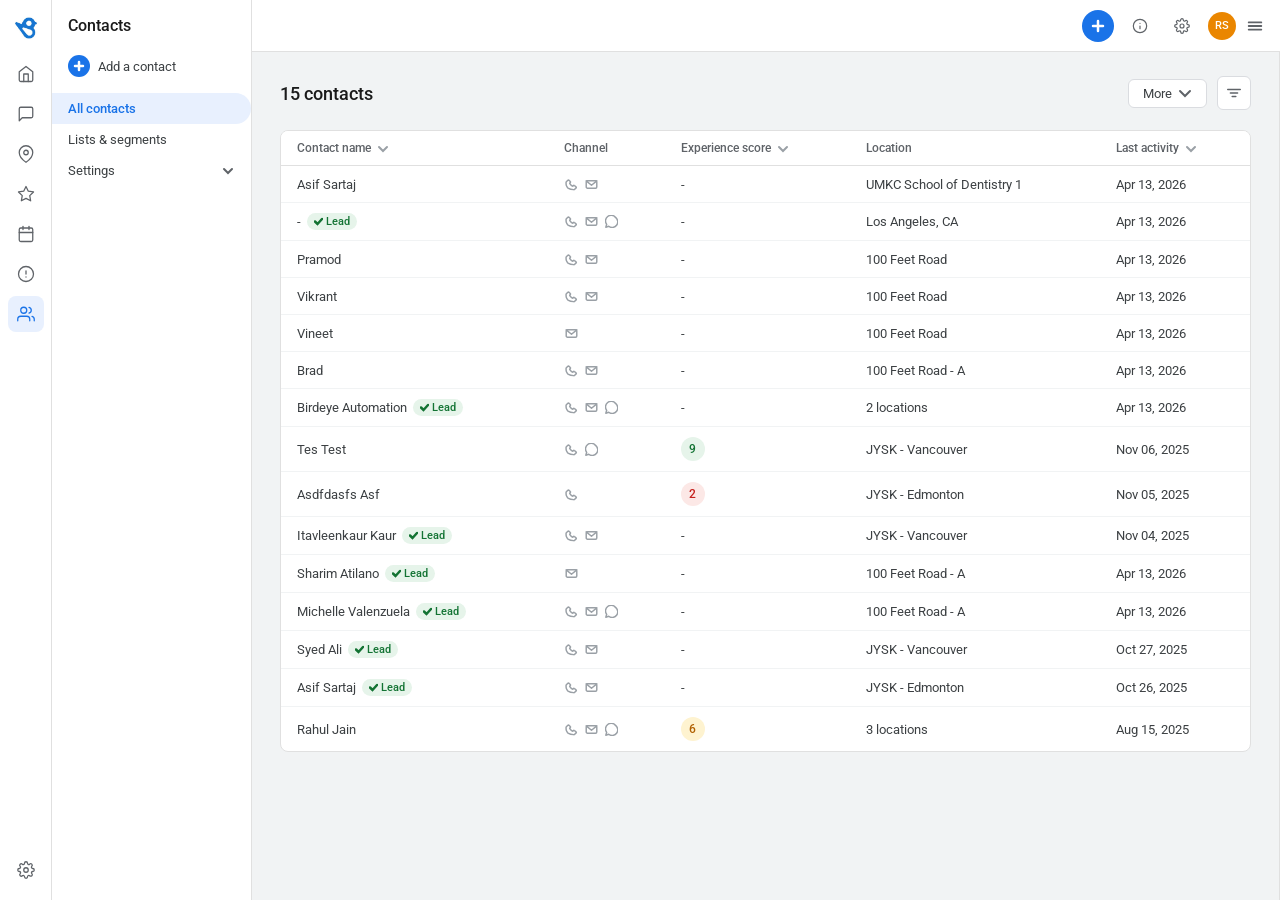
<file: filter-prototype.html>
<!DOCTYPE html>
<html lang="en">
<head>
  <meta charset="UTF-8" />
  <meta name="viewport" content="width=device-width, initial-scale=1.0" />
  <title>Contacts — Filter Prototype</title>
  <link href="https://fonts.googleapis.com/css2?family=Roboto:wght@400;500&display=swap" rel="stylesheet" />
  <style>
    *, *::before, *::after { box-sizing: border-box; margin: 0; padding: 0; }

    body {
      font-family: 'Roboto', sans-serif;
      background: #f1f3f4;
      color: #1a1a1a;
      min-height: 100vh;
      display: flex;
      overflow: hidden;
      height: 100vh;
    }

    /* ─── Left rail nav ─── */
    .rail {
      width: 52px;
      background: #fff;
      border-right: 1px solid #e0e0e0;
      display: flex;
      flex-direction: column;
      align-items: center;
      padding: 12px 0;
      gap: 4px;
      flex-shrink: 0;
      z-index: 10;
    }
    .rail-logo {
      width: 32px; height: 32px;
      background: #1a73e8; border-radius: 8px;
      display: flex; align-items: center; justify-content: center;
      margin-bottom: 8px;
    }
    .rail-logo svg { width: 18px; height: 18px; fill: white; }
    .rail-icon {
      width: 36px; height: 36px; border-radius: 8px;
      display: flex; align-items: center; justify-content: center;
      cursor: pointer; color: #5f6368;
    }
    .rail-icon:hover { background: #f1f3f4; }
    .rail-icon.active { background: #e8f0fe; color: #1a73e8; }
    .rail-icon svg { width: 18px; height: 18px; fill: none; stroke: currentColor; stroke-width: 1.7; stroke-linecap: round; stroke-linejoin: round; }
    .rail-spacer { flex: 1; }

    /* ─── Secondary sidebar ─── */
    .sidebar {
      width: 200px;
      background: #fff;
      border-right: 1px solid #e0e0e0;
      padding: 16px 0;
      flex-shrink: 0;
      display: flex;
      flex-direction: column;
    }
    .sidebar-title { font-size: 16px; font-weight: 500; padding: 0 16px 12px; }
    .sidebar-item {
      display: flex; align-items: center; justify-content: space-between;
      padding: 8px 16px; font-size: 13px; color: #3c4043; cursor: pointer;
    }
    .sidebar-item:hover { background: #f1f3f4; }
    .sidebar-item.active { background: #e8f0fe; color: #1a73e8; font-weight: 500; border-radius: 0 20px 20px 0; }
    .sidebar-add {
      display: flex; align-items: center; gap: 8px;
      padding: 8px 16px; font-size: 13px; color: #3c4043; cursor: pointer; margin-bottom: 8px;
    }
    .sidebar-add:hover { background: #f1f3f4; }
    .add-circle {
      width: 22px; height: 22px; background: #1a73e8; border-radius: 50%;
      display: flex; align-items: center; justify-content: center; flex-shrink: 0;
    }
    .add-circle svg { width: 12px; height: 12px; stroke: white; fill: none; stroke-width: 2.5; stroke-linecap: round; }
    .sidebar-group {
      display: flex; align-items: center; justify-content: space-between;
      padding: 8px 16px; font-size: 13px; color: #3c4043; cursor: pointer;
    }
    .sidebar-group:hover { background: #f1f3f4; }
    .sidebar-group svg { width: 14px; height: 14px; stroke: #5f6368; fill: none; stroke-width: 2; stroke-linecap: round; }

    /* ─── Main content area ─── */
    .main {
      flex: 1;
      display: flex;
      flex-direction: column;
      overflow: hidden;
      min-width: 0;
    }

    /* Top bar */
    .topbar {
      height: 52px;
      background: #fff;
      border-bottom: 1px solid #e0e0e0;
      display: flex;
      align-items: center;
      justify-content: flex-end;
      padding: 0 16px;
      gap: 10px;
      flex-shrink: 0;
    }
    .topbar-btn {
      width: 32px; height: 32px; border-radius: 50%;
      display: flex; align-items: center; justify-content: center;
      cursor: pointer; background: transparent;
    }
    .topbar-btn:hover { background: #f1f3f4; }
    .topbar-btn svg { width: 16px; height: 16px; stroke: #5f6368; fill: none; stroke-width: 1.8; stroke-linecap: round; stroke-linejoin: round; }
    .topbar-plus {
      width: 32px; height: 32px; background: #1a73e8; border-radius: 50%;
      display: flex; align-items: center; justify-content: center; cursor: pointer;
    }
    .topbar-plus svg { width: 16px; height: 16px; stroke: white; fill: none; stroke-width: 2.5; stroke-linecap: round; }
    .topbar-avatar {
      width: 28px; height: 28px; border-radius: 50%; background: #ea8600;
      display: flex; align-items: center; justify-content: center;
      font-size: 11px; font-weight: 500; color: white; cursor: pointer;
    }
    .topbar-menu { cursor: pointer; color: #5f6368; display: flex; align-items: center; }
    .topbar-menu svg { width: 18px; height: 18px; stroke: #5f6368; fill: none; stroke-width: 2; stroke-linecap: round; }

    /* Content body */
    .content-body {
      flex: 1;
      display: flex;
      overflow: hidden;
    }

    /* Contacts area */
    .contacts-area {
      flex: 1;
      overflow-y: auto;
      padding: 24px 28px;
      min-width: 0;
    }

    .contacts-header {
      display: flex; align-items: center; justify-content: space-between;
      margin-bottom: 20px;
    }
    .contacts-title { font-size: 18px; font-weight: 500; color: #1a1a1a; }
    .contacts-actions { display: flex; align-items: center; gap: 10px; }

    .btn-more {
      display: flex; align-items: center; gap: 6px;
      padding: 6px 14px; border: 1px solid #dadce0; border-radius: 6px;
      background: #fff; font-size: 13px; color: #3c4043; cursor: pointer;
      font-family: 'Roboto', sans-serif;
    }
    .btn-more:hover { background: #f1f3f4; }
    .btn-more svg { width: 14px; height: 14px; stroke: #5f6368; fill: none; stroke-width: 2; stroke-linecap: round; }

    .btn-filter {
      width: 34px; height: 34px; border: 1px solid #dadce0; border-radius: 6px;
      background: #fff; cursor: pointer; display: flex; align-items: center;
      justify-content: center; position: relative;
    }
    .btn-filter:hover { background: #f1f3f4; }
    .btn-filter.active { background: #e8f0fe; border-color: #1a73e8; }
    .btn-filter svg { width: 16px; height: 16px; stroke: #5f6368; fill: none; stroke-width: 1.8; stroke-linecap: round; stroke-linejoin: round; }
    .btn-filter.active svg { stroke: #1a73e8; }
    .filter-count-badge {
      position: absolute; top: -7px; right: -7px;
      background: #1a73e8; color: #fff;
      font-size: 10px; font-weight: 500;
      min-width: 16px; height: 16px; border-radius: 8px;
      display: none; align-items: center; justify-content: center;
      padding: 0 3px;
    }
    .filter-count-badge.show { display: flex; }

    /* Table */
    .table-wrap { background: #fff; border-radius: 8px; border: 1px solid #e0e0e0; overflow: hidden; }
    table { width: 100%; border-collapse: collapse; }
    thead tr { border-bottom: 1px solid #e0e0e0; }
    th {
      text-align: left; font-size: 12px; font-weight: 500;
      color: #5f6368; padding: 10px 16px; background: #fff;
      white-space: nowrap;
    }
    th svg { width: 12px; height: 12px; stroke: #9aa0a6; fill: none; stroke-width: 2; stroke-linecap: round; margin-left: 3px; vertical-align: middle; }
    tbody tr { border-bottom: 1px solid #f1f3f4; cursor: pointer; }
    tbody tr:last-child { border-bottom: none; }
    tbody tr:hover td { background: #f8f9fa; }
    td { font-size: 13px; color: #3c4043; padding: 10px 16px; vertical-align: middle; }
    .td-name { font-weight: 400; display: flex; align-items: center; gap: 6px; }
    .tag-lead {
      display: inline-flex; align-items: center; gap: 3px;
      background: #e6f4ea; color: #137333;
      font-size: 11px; font-weight: 500; padding: 2px 7px; border-radius: 10px;
    }
    .tag-lead svg { width: 9px; height: 9px; stroke: #137333; fill: none; stroke-width: 2.5; stroke-linecap: round; }
    .channels { display: flex; align-items: center; gap: 4px; }
    .ch { width: 16px; height: 16px; display: flex; align-items: center; justify-content: center; }
    .ch svg { width: 13px; height: 13px; stroke: #9aa0a6; fill: none; stroke-width: 1.8; stroke-linecap: round; stroke-linejoin: round; }
    .score-pill {
      display: inline-flex; align-items: center; justify-content: center;
      width: 24px; height: 24px; border-radius: 50%; font-size: 12px; font-weight: 500;
    }
    .score-green { background: #e6f4ea; color: #137333; }
    .score-amber { background: #fef3d0; color: #b06000; }
    .score-red { background: #fce8e6; color: #c5221f; }

    /* ─── Filter panel ─── */
    .filter-panel {
      width: 0;
      background: #fff;
      border-left: 1px solid #e0e0e0;
      overflow: hidden;
      transition: width 0.22s ease;
      flex-shrink: 0;
      display: flex;
      flex-direction: column;
    }
    .filter-panel.open { width: 272px; overflow-y: auto; }
    .filter-inner { width: 272px; padding: 0; }

    .fp-head {
      display: flex; align-items: center; justify-content: space-between;
      padding: 16px 20px; border-bottom: 1px solid #eaeaea;
      position: sticky; top: 0; background: #fff; z-index: 5;
    }
    .fp-title { font-size: 16px; font-weight: 700; color: #212121; letter-spacing: -0.32px; }
    .fp-clear { font-size: 14px; color: #1976d2; cursor: pointer; font-weight: 400; display: none; letter-spacing: -0.28px; }
    .fp-clear.show { display: block; }
    .fp-clear:hover { text-decoration: underline; }

    .fp-search {
      display: flex; align-items: center; gap: 8px;
      border: 1px solid #dadce0; border-radius: 8px;
      padding: 0 12px; height: 38px; margin: 10px 20px 8px;
    }
    .fp-search:focus-within { border-color: #1a73e8; }
    .fp-search svg { width: 14px; height: 14px; stroke: #8f8f8f; fill: none; stroke-width: 2; stroke-linecap: round; flex-shrink: 0; }
    .fp-search input { border: none; outline: none; font-family: 'Roboto', sans-serif; font-size: 14px; color: #1a1a1a; background: transparent; width: 100%; }
    .fp-search input::placeholder { color: #9aa0a6; }

    .fp-list { display: flex; flex-direction: column; gap: 10px; padding: 8px 20px 16px; }

    /* filter row */
    .fr {
      border-radius: 8px; border: 1px solid #dadce0;
      background: #fff; cursor: pointer; overflow: hidden;
      transition: border-color 0.15s;
    }
    .fr:not(.chip):hover { border-color: #9aa0a6; }

    .fr-hd {
      display: flex; align-items: center; gap: 8px;
      padding: 8px 12px; min-height: 44px;
    }
    .fr-lbl { font-size: 14px; color: #80868b; flex: 1; white-space: nowrap; overflow: hidden; text-overflow: ellipsis; font-weight: 400; }
    .fr-chv svg {
      width: 18px; height: 18px; stroke: #5f6368; fill: none;
      stroke-width: 2; stroke-linecap: round; display: block;
      transition: transform 0.18s;
    }

    /* chip / filled — matches "filled" input field style exactly */
    .fr.chip { border-color: #dadce0; border-width: 1px; background: #fff; }
    .fr.chip .fr-hd { padding: 6px 12px; height: auto; min-height: 44px; align-items: center; }
    .fr.chip .fr-body-col { display: flex; flex-direction: column; flex: 1; min-width: 0; justify-content: center; }
    .fr.chip .fr-float-label { font-size: 10px; color: #9aa0a6; font-weight: 400; margin-bottom: 2px; line-height: 1.3; text-transform: uppercase; letter-spacing: 0.04em; }
    .fr.chip .fr-lbl { color: #1a1a1a; font-weight: 400; font-size: 14px; white-space: nowrap; overflow: hidden; text-overflow: ellipsis; line-height: 1.4; }
    .fr.chip .fr-chv svg { stroke: #5f6368; }
    .chip-x {
      width: 24px; height: 24px; flex-shrink: 0; border-radius: 50%;
      display: flex; align-items: center; justify-content: center;
    }
    .chip-x:hover { background: rgba(0,0,0,0.07); }
    .chip-x svg { width: 13px; height: 13px; stroke: #5f6368; fill: none; stroke-width: 2; stroke-linecap: round; }

    /* open */
    .fr.is-open:not(.chip) { border-color: #1a73e8; border-width: 2px; background: #fff; }
    .fr.is-open:not(.chip) .fr-hd { padding: 6px 11px; min-height: 44px; }
    .fr.is-open:not(.chip) .fr-lbl { font-size: 12px; color: #1a73e8; font-weight: 500; text-transform: none; letter-spacing: 0; }
    .fr.is-open:not(.chip) .fr-chv svg { stroke: #1a73e8; transform: rotate(180deg); }

    .fr-body { display: none; border-top: 1px solid #dadce0; }
    .fr.is-open:not(.chip) .fr-body { display: block; }

    .fr-dd-search {
      display: flex; align-items: center; gap: 6px;
      margin: 6px 8px; border: 1px solid #e5e9f0;
      border-radius: 4px; padding: 0 9px; height: 32px;
    }
    .fr-dd-search svg { width: 12px; height: 12px; stroke: #9aa0a6; fill: none; stroke-width: 2; stroke-linecap: round; }
    .fr-dd-search input { border: none; outline: none; font-family: 'Roboto', sans-serif; font-size: 12px; color: #1a1a1a; background: transparent; width: 100%; }
    .fr-dd-search input::placeholder { color: #9aa0a6; }

    .cb-list { display: flex; flex-direction: column; }
    .cb-row { display: flex; align-items: center; gap: 9px; padding: 6px 13px; cursor: pointer; }
    .cb-row:hover { background: #fafbfc; }
    .cb {
      width: 15px; height: 15px; border-radius: 3px; border: 2px solid #e5e9f0;
      display: flex; align-items: center; justify-content: center;
      flex-shrink: 0; background: #fff; transition: all 0.1s;
    }
    .cb.on { background: #1976d2; border-color: #1976d2; }
    .cb svg { display: none; width: 9px; height: 9px; stroke: #fff; fill: none; stroke-width: 2.5; stroke-linecap: round; stroke-linejoin: round; }
    .cb.on svg { display: block; }
    .cb-lbl { font-size: 13px; color: #3c4043; }

    .fr-foot {
      display: flex; justify-content: flex-end;
      padding: 8px 12px; border-top: 1px solid #eaeaea;
    }
    .apply-btn {
      background: #1a73e8; color: #fff; font-family: 'Roboto', sans-serif;
      font-size: 14px; font-weight: 500; padding: 7px 20px;
      border: none; border-radius: 6px; cursor: pointer;
    }
    .apply-btn:hover { background: #1765cc; }

    .fp-see-all {
      font-size: 14px; color: #1976d2; font-weight: 400;
      cursor: pointer; padding: 8px 0; margin: 0 20px 8px; display: inline-block;
      letter-spacing: -0.28px;
    }
    .fp-see-all:hover { text-decoration: underline; }

    /* empty state */
    .empty-state {
      display: flex; flex-direction: column; align-items: center; justify-content: center;
      padding: 80px 40px; color: #9aa0a6; text-align: center; gap: 10px;
    }
    .empty-state svg { width: 40px; height: 40px; stroke: #dadce0; fill: none; stroke-width: 1.5; stroke-linecap: round; }
    .empty-state p { font-size: 14px; }
  </style>
</head>
<body>

  <!-- Rail nav -->
  <div class="rail">
    <div class="rail-logo" style="background:#fff; overflow:hidden;"><img src="[data-uri]" style="width:32px;height:32px;object-fit:contain;display:block;"/></div>
    <div class="rail-icon"><svg viewBox="0 0 24 24"><path d="M3 9l9-7 9 7v11a2 2 0 01-2 2H5a2 2 0 01-2-2z"/><polyline points="9 22 9 12 15 12 15 22"/></svg></div>
    <div class="rail-icon"><svg viewBox="0 0 24 24"><path d="M21 15a2 2 0 01-2 2H7l-4 4V5a2 2 0 012-2h14a2 2 0 012 2z"/></svg></div>
    <div class="rail-icon"><svg viewBox="0 0 24 24"><path d="M21 10c0 7-9 13-9 13s-9-6-9-13a9 9 0 0118 0z"/><circle cx="12" cy="10" r="3"/></svg></div>
    <div class="rail-icon"><svg viewBox="0 0 24 24"><polygon points="12 2 15.09 8.26 22 9.27 17 14.14 18.18 21.02 12 17.77 5.82 21.02 7 14.14 2 9.27 8.91 8.26 12 2"/></svg></div>
    <div class="rail-icon"><svg viewBox="0 0 24 24"><rect x="3" y="4" width="18" height="18" rx="2"/><line x1="16" y1="2" x2="16" y2="6"/><line x1="8" y1="2" x2="8" y2="6"/><line x1="3" y1="10" x2="21" y2="10"/></svg></div>
    <div class="rail-icon"><svg viewBox="0 0 24 24"><circle cx="12" cy="12" r="10"/><line x1="12" y1="8" x2="12" y2="12"/><line x1="12" y1="16" x2="12.01" y2="16"/></svg></div>
    <div class="rail-icon active"><svg viewBox="0 0 24 24"><path d="M17 21v-2a4 4 0 00-4-4H5a4 4 0 00-4 4v2"/><circle cx="9" cy="7" r="4"/><path d="M23 21v-2a4 4 0 00-3-3.87"/><path d="M16 3.13a4 4 0 010 7.75"/></svg></div>
    <div class="rail-spacer"></div>
    <div class="rail-icon"><svg viewBox="0 0 24 24"><circle cx="12" cy="12" r="3"/><path d="M19.4 15a1.65 1.65 0 00.33 1.82l.06.06a2 2 0 010 2.83 2 2 0 01-2.83 0l-.06-.06a1.65 1.65 0 00-1.82-.33 1.65 1.65 0 00-1 1.51V21a2 2 0 01-4 0v-.09A1.65 1.65 0 009 19.4a1.65 1.65 0 00-1.82.33l-.06-.06a2 2 0 01-2.83-2.83l.06-.06A1.65 1.65 0 004.68 15a1.65 1.65 0 00-1.51-1H3a2 2 0 010-4h.09A1.65 1.65 0 004.6 9a1.65 1.65 0 00-.33-1.82l-.06-.06a2 2 0 012.83-2.83l.06.06A1.65 1.65 0 009 4.68a1.65 1.65 0 001-1.51V3a2 2 0 014 0v.09a1.65 1.65 0 001 1.51 1.65 1.65 0 001.82-.33l.06-.06a2 2 0 012.83 2.83l-.06.06A1.65 1.65 0 0019.4 9a1.65 1.65 0 001.51 1H21a2 2 0 010 4h-.09a1.65 1.65 0 00-1.51 1z"/></svg></div>
  </div>

  <!-- Secondary sidebar -->
  <div class="sidebar">
    <div class="sidebar-title">Contacts</div>
    <div class="sidebar-add">
      <div class="add-circle"><svg viewBox="0 0 12 12"><line x1="6" y1="2" x2="6" y2="10"/><line x1="2" y1="6" x2="10" y2="6"/></svg></div>
      Add a contact
    </div>
    <div class="sidebar-item active">All contacts</div>
    <div class="sidebar-item">Lists &amp; segments</div>
    <div class="sidebar-group">
      Settings
      <svg viewBox="0 0 14 14"><polyline points="3 5 7 9 11 5"/></svg>
    </div>
  </div>

  <!-- Main -->
  <div class="main">
    <div class="topbar">
      <div class="topbar-plus"><svg viewBox="0 0 16 16"><line x1="8" y1="3" x2="8" y2="13"/><line x1="3" y1="8" x2="13" y2="8"/></svg></div>
      <div class="topbar-btn"><svg viewBox="0 0 24 24"><circle cx="12" cy="12" r="10"/><line x1="12" y1="16" x2="12" y2="12"/><line x1="12" y1="8" x2="12.01" y2="8"/></svg></div>
      <div class="topbar-btn"><svg viewBox="0 0 24 24"><circle cx="12" cy="12" r="3"/><path d="M19.4 15a1.65 1.65 0 00.33 1.82l.06.06a2 2 0 010 2.83 2 2 0 01-2.83 0l-.06-.06a1.65 1.65 0 00-1.82-.33 1.65 1.65 0 00-1 1.51V21a2 2 0 01-4 0v-.09A1.65 1.65 0 009 19.4a1.65 1.65 0 00-1.82.33l-.06-.06a2 2 0 01-2.83-2.83l.06-.06A1.65 1.65 0 004.68 15a1.65 1.65 0 00-1.51-1H3a2 2 0 010-4h.09A1.65 1.65 0 004.6 9a1.65 1.65 0 00-.33-1.82l-.06-.06a2 2 0 012.83-2.83l.06.06A1.65 1.65 0 009 4.68a1.65 1.65 0 001-1.51V3a2 2 0 014 0v.09a1.65 1.65 0 001 1.51 1.65 1.65 0 001.82-.33l.06-.06a2 2 0 012.83 2.83l-.06.06A1.65 1.65 0 0019.4 9a1.65 1.65 0 001.51 1H21a2 2 0 010 4h-.09a1.65 1.65 0 00-1.51 1z"/></svg></div>
      <div class="topbar-avatar">RS</div>
      <div class="topbar-menu"><svg viewBox="0 0 20 20"><line x1="3" y1="6" x2="17" y2="6"/><line x1="3" y1="10" x2="17" y2="10"/><line x1="3" y1="14" x2="17" y2="14"/></svg></div>
    </div>

    <div class="content-body">
      <!-- Contacts table -->
      <div class="contacts-area">
        <div class="contacts-header">
          <span class="contacts-title" id="contact-count">262,194 contacts</span>
          <div class="contacts-actions">
            <button class="btn-more">More <svg viewBox="0 0 14 14"><polyline points="2 5 7 10 12 5"/></svg></button>
            <div class="btn-filter" id="filter-toggle-btn" onclick="togglePanel()" title="Toggle filters">
              <svg viewBox="0 0 18 18"><line x1="2" y1="5" x2="16" y2="5"/><line x1="5" y1="9" x2="13" y2="9"/><line x1="7" y1="13" x2="11" y2="13"/></svg>
              <div class="filter-count-badge" id="filter-badge">0</div>
            </div>
          </div>
        </div>

        <div class="table-wrap">
          <table>
            <thead>
              <tr>
                <th>Contact name <svg viewBox="0 0 12 12"><polyline points="2 4 6 8 10 4"/></svg></th>
                <th>Channel</th>
                <th>Experience score <svg viewBox="0 0 12 12"><polyline points="2 4 6 8 10 4"/></svg></th>
                <th>Location</th>
                <th>Last activity <svg viewBox="0 0 12 12"><polyline points="2 4 6 8 10 4"/></svg></th>
              </tr>
            </thead>
            <tbody id="contacts-tbody"></tbody>
          </table>
          <div id="empty-state" class="empty-state" style="display:none">
            <svg viewBox="0 0 24 24"><path d="M17 21v-2a4 4 0 00-4-4H5a4 4 0 00-4 4v2"/><circle cx="9" cy="7" r="4"/></svg>
            <p>No contacts match the selected filters</p>
          </div>
        </div>
      </div>

      <!-- Filter panel -->
      <div class="filter-panel" id="filter-panel">
        <div class="filter-inner">
          <div class="fp-head">
            <span class="fp-title">Filter by</span>
            <span class="fp-clear" id="fp-clear" onclick="clearAll()">Clear</span>
          </div>
          <div class="fp-search">
            <svg viewBox="0 0 18 18"><circle cx="8" cy="8" r="5.5"/><line x1="12.5" y1="12.5" x2="16" y2="16"/></svg>
            <input type="text" placeholder="Search" oninput="searchFilters(this.value)" />
          </div>
          <div class="fp-list" id="fp-list"></div>
          <span class="fp-see-all">See all filters</span>
        </div>
      </div>
    </div>
  </div>

  <script>
    /* ── Data ── */
    const ALL_CONTACTS = [
      { name: 'Asif Sartaj',        tags: [],       channels: ['phone','email'],         score: null, location: 'UMKC School of Dentistry 1', date: 'Apr 13, 2026', type: 'customer', source: 'Web',    region: 'Region 1' },
      { name: '-',                   tags: ['Lead'], channels: ['phone','email','whatsapp'],score:null, location: 'Los Angeles, CA',           date: 'Apr 13, 2026', type: 'lead',     source: 'Social', region: 'Region 2' },
      { name: 'Pramod',              tags: [],       channels: ['phone','email'],         score: null, location: '100 Feet Road',              date: 'Apr 13, 2026', type: 'customer', source: 'Web',    region: 'Region 1' },
      { name: 'Vikrant',             tags: [],       channels: ['phone','email'],         score: null, location: '100 Feet Road',              date: 'Apr 13, 2026', type: 'customer', source: 'Mobile', region: 'Region 2' },
      { name: 'Vineet',              tags: [],       channels: ['email'],                 score: null, location: '100 Feet Road',              date: 'Apr 13, 2026', type: 'customer', source: 'Web',    region: 'Region 1' },
      { name: 'Brad',                tags: [],       channels: ['phone','email'],         score: null, location: '100 Feet Road - A',          date: 'Apr 13, 2026', type: 'customer', source: 'Email',  region: 'Region 3' },
      { name: 'Birdeye Automation',  tags: ['Lead'], channels: ['phone','email','whatsapp'],score:null, location: '2 locations',               date: 'Apr 13, 2026', type: 'lead',     source: 'Social', region: 'Region 2' },
      { name: 'Tes Test',            tags: [],       channels: ['phone','whatsapp'],      score: 9,    location: 'JYSK - Vancouver',           date: 'Nov 06, 2025', type: 'customer', source: 'Web',    region: 'Region 1' },
      { name: 'Asdfdasfs Asf',       tags: [],       channels: ['phone'],                 score: 2,    location: 'JYSK - Edmonton',            date: 'Nov 05, 2025', type: 'prospect', source: 'Direct', region: 'Region 3' },
      { name: 'Itavleenkaur Kaur',   tags: ['Lead'], channels: ['phone','email'],         score: null, location: 'JYSK - Vancouver',           date: 'Nov 04, 2025', type: 'lead',     source: 'Web',    region: 'Region 2' },
      { name: 'Sharim Atilano',      tags: ['Lead'], channels: ['email'],                 score: null, location: '100 Feet Road - A',          date: 'Apr 13, 2026', type: 'lead',     source: 'Email',  region: 'Region 1' },
      { name: 'Michelle Valenzuela', tags: ['Lead'], channels: ['phone','email','whatsapp'],score:null, location: '100 Feet Road - A',         date: 'Apr 13, 2026', type: 'lead',     source: 'Social', region: 'Region 3' },
      { name: 'Syed Ali',            tags: ['Lead'], channels: ['phone','email'],         score: null, location: 'JYSK - Vancouver',           date: 'Oct 27, 2025', type: 'lead',     source: 'Web',    region: 'Region 2' },
      { name: 'Asif Sartaj',        tags: ['Lead'], channels: ['phone','email'],         score: null, location: 'JYSK - Edmonton',            date: 'Oct 26, 2025', type: 'lead',     source: 'Web',    region: 'Region 1' },
      { name: 'Rahul Jain',          tags: [],       channels: ['phone','email','whatsapp'],score: 6,   location: '3 locations',               date: 'Aug 15, 2025', type: 'customer', source: 'Mobile', region: 'Region 3' },
    ];

    const FILTERS = [
      { label: 'Region',          options: ['Region 1','Region 2','Region 3'],           filterFn: (c, sel) => sel.has(c.region) },
      { label: 'Division',        options: ['Division A','Division B','Division C'],      filterFn: (c, sel) => false },
      { label: 'City',            options: ['Los Angeles, CA','JYSK - Vancouver','JYSK - Edmonton','100 Feet Road'], filterFn: (c, sel) => [...sel].some(s => c.location.includes(s)) },
      { label: 'Zip',             options: ['94102','90001','73301'],                     filterFn: () => false },
      { label: 'Content manager', options: ['Robin Williams','Kelsy Hiltz','Savannah'],   filterFn: () => false },
      { label: 'Social manager',  options: ['Manager A','Manager B','Manager C'],         filterFn: () => false },
      { label: 'Area code',       options: ['415','213','512'],                           filterFn: () => false },
      { label: 'Region manager',  options: ['Manager 1','Manager 2','Manager 3'],         filterFn: () => false },
      { label: 'Room custom',     options: ['Option 1','Option 2'],                       filterFn: () => false },
      { label: 'New alpha beta test', options: ['Alpha','Beta'],                          filterFn: () => false },
      { label: 'Custom test',     options: ['Test A','Test B'],                           filterFn: () => false },
      { label: 'Location',        options: ['100 Feet Road','JYSK - Edmonton','JYSK - Vancouver'], filterFn: (c, sel) => [...sel].some(s => c.location.includes(s)) },
      { label: 'Last activity',   options: ['Today','Last 7 days','Last 30 days','Last 90 days'], filterFn: () => false },
      { label: 'Contact type',    options: ['Lead','Customer','Prospect','Partner'],      filterFn: (c, sel) => sel.has(c.type.charAt(0).toUpperCase() + c.type.slice(1)) },
      { label: 'Experience score',options: ['Promoters','Passives','Detractors'],         filterFn: () => false },
      { label: 'Source',          options: ['Web','Mobile','Email','Social','Direct'],    filterFn: (c, sel) => sel.has(c.source) },
      { label: 'Created date',    options: ['Today','Last 7 days','Last 30 days','Last year'], filterFn: () => false },
      { label: 'Assisted by',     options: ['Robin','Savannah','Kelsy Hiltz'],            filterFn: () => false },
    ];

    let selected = {};   // { label: Set }
    let openLabel = null;
    let panelOpen = false;
    let searchQuery = '';

    /* ── Toggle panel ── */
    function togglePanel() {
      panelOpen = !panelOpen;
      document.getElementById('filter-panel').classList.toggle('open', panelOpen);
      document.getElementById('filter-toggle-btn').classList.toggle('active', panelOpen);
    }

    /* ── Render contacts ── */
    function renderContacts() {
      const activeFilters = Object.entries(selected).filter(([, s]) => s.size > 0);
      let rows = ALL_CONTACTS;

      if (activeFilters.length > 0) {
        rows = ALL_CONTACTS.filter(c => {
          return activeFilters.every(([label, sel]) => {
            const f = FILTERS.find(f => f.label === label);
            return f ? f.filterFn(c, sel) : true;
          });
        });
      }

      const tbody = document.getElementById('contacts-tbody');
      const empty = document.getElementById('empty-state');

      document.getElementById('contact-count').textContent =
        rows.length === 1 ? '1 contact' : `${rows.length.toLocaleString()} contacts`;

      if (rows.length === 0) {
        tbody.innerHTML = '';
        empty.style.display = 'flex';
      } else {
        empty.style.display = 'none';
        tbody.innerHTML = rows.map(c => {
          const namePart = c.tags.includes('Lead')
            ? `${c.name} <span class="tag-lead"><svg viewBox="0 0 9 9"><polyline points="1 4.5 3.5 7 8 2"/></svg> Lead</span>`
            : c.name;
          const channels = c.channels.map(ch => {
            const icons = {
              phone: `<svg viewBox="0 0 16 16"><path d="M14 11.5a.9.9 0 01-.27.63l-1.78 1.8a1.4 1.4 0 01-1 .42c-.07 0-.16 0-.25-.02A13.6 13.6 0 013.6 12.4 12.6 12.6 0 011.67 9.3a13.7 13.7 0 01-.37-3.83 1.39 1.39 0 01.4-.98L3.5 2.7a.9.9 0 01.63-.27c.23 0 .44.08.63.23L6.54 4.4c.2.15.3.34.3.57a.9.9 0 01-.28.6l-.73.74c-.04.04-.05.08-.05.14a.6.6 0 00.08.28 7.8 7.8 0 001.44 1.84 7.6 7.6 0 001.84 1.43.63.63 0 00.3.08.2.2 0 00.15-.06l.73-.74a.88.88 0 01.62-.27c.23 0 .42.07.57.2l1.76 1.4c.2.17.3.37.3.6z"/></svg>`,
              email: `<svg viewBox="0 0 16 16"><rect x="1.5" y="3.5" width="13" height="9" rx="1.5"/><polyline points="1.5 3.5 8 9 14.5 3.5"/></svg>`,
              whatsapp: `<svg viewBox="0 0 16 16"><path d="M13 3A6.5 6.5 0 002.1 11.5L1 15l3.6-1.1A6.5 6.5 0 1013 3z"/></svg>`,
            };
            return `<div class="ch">${icons[ch] || ''}</div>`;
          }).join('');
          const scorePart = c.score !== null
            ? `<span class="score-pill ${c.score >= 7 ? 'score-green' : c.score >= 4 ? 'score-amber' : 'score-red'}">${c.score}</span>`
            : '-';
          return `<tr>
            <td><div class="td-name">${namePart}</div></td>
            <td><div class="channels">${channels}</div></td>
            <td>${scorePart}</td>
            <td>${c.location}</td>
            <td>${c.date}</td>
          </tr>`;
        }).join('');
      }
    }

    /* ── Render filter list ── */
    function renderFilters() {
      const activeCount = Object.values(selected).filter(s => s.size > 0).length;
      document.getElementById('filter-badge').textContent = activeCount;
      document.getElementById('filter-badge').classList.toggle('show', activeCount > 0);
      document.getElementById('fp-clear').classList.toggle('show', activeCount > 0);
      const badge = document.getElementById('fp-badge');
      if (badge) {
        badge.textContent = activeCount;
        badge.style.display = activeCount > 0 ? 'inline-flex' : 'none';
      }

      const q = searchQuery.toLowerCase();
      const container = document.getElementById('fp-list');

      container.innerHTML = FILTERS
        .filter(f => f.label.toLowerCase().includes(q))
        .map(f => {
          const sel = selected[f.label];
          const hasVal = sel && sel.size > 0;
          const isOpen = openLabel === f.label;

          if (hasVal) {
            const count = sel.size;
            const chipText = count === 1 ? [...sel][0] : `${count} ${f.label.toLowerCase()}s`;
            return `<div class="fr chip" data-label="${f.label}">
              <div class="fr-hd">
                <div class="fr-body-col">
                  <span class="fr-float-label">${f.label}</span>
                  <span class="fr-lbl">${chipText}</span>
                </div>
                <div class="chip-x" onclick="clearChip(event,'${f.label}')">
                  <svg viewBox="0 0 11 11"><line x1="1.5" y1="1.5" x2="9.5" y2="9.5"/><line x1="9.5" y1="1.5" x2="1.5" y2="9.5"/></svg>
                </div>
              </div>
            </div>`;
          }

          const cbRows = f.options.map(opt => {
            const checked = sel && sel.has(opt);
            return `<div class="cb-row" onclick="toggleOpt(event,'${f.label}','${opt}')">
              <div class="cb ${checked ? 'on' : ''}"><svg viewBox="0 0 9 9"><polyline points="1 4.5 3.5 7 8 2"/></svg></div>
              <span class="cb-lbl">${opt}</span>
            </div>`;
          }).join('');

          return `<div class="fr ${isOpen ? 'is-open' : ''}" data-label="${f.label}" onclick="toggleOpen(event,'${f.label}')">
            <div class="fr-hd">
              <span class="fr-lbl">${f.label}</span>
              <div class="fr-chv"><svg viewBox="0 0 15 15"><polyline points="3 5.5 7.5 10 12 5.5"/></svg></div>
            </div>
            <div class="fr-body">
              <div class="fr-dd-search">
                <svg viewBox="0 0 16 16"><circle cx="7" cy="7" r="4.5"/><line x1="10.5" y1="10.5" x2="14" y2="14"/></svg>
                <input type="text" placeholder="Search" onclick="event.stopPropagation()" />
              </div>
              <div class="cb-list">${cbRows}</div>
              <div class="fr-foot">
                <button class="apply-btn" onclick="applyFilter(event,'${f.label}')">Apply</button>
              </div>
            </div>
          </div>`;
        }).join('');
    }

    /* ── Interactions ── */
    function toggleOpen(e, label) {
      e.stopPropagation();
      // If clicked on the header of an open row, close it
      if (openLabel === label) { openLabel = null; }
      else { openLabel = label; }
      renderFilters();
    }

    function toggleOpt(e, label, opt) {
      e.stopPropagation();
      if (!selected[label]) selected[label] = new Set();
      if (selected[label].has(opt)) selected[label].delete(opt);
      else selected[label].add(opt);
      if (selected[label].size === 0) delete selected[label];
      // Only update checkbox in-place, no full re-render
      const cb = e.currentTarget.querySelector('.cb');
      if (cb) cb.classList.toggle('on', !!(selected[label] && selected[label].has(opt)));
    }

    function applyFilter(e, label) {
      e.stopPropagation();
      openLabel = null;
      renderFilters();
      renderContacts();
    }

    function clearChip(e, label) {
      e.stopPropagation();
      delete selected[label];
      if (openLabel === label) openLabel = null;
      renderFilters();
      renderContacts();
    }

    function clearAll() {
      selected = {};
      openLabel = null;
      renderFilters();
      renderContacts();
    }

    function searchFilters(val) {
      searchQuery = val;
      renderFilters();
    }

    /* Close open dropdown when clicking outside */
    document.addEventListener('click', (e) => {
      if (!e.target.closest('.fr') && openLabel) {
        openLabel = null;
        renderFilters();
      }
    });

    /* Init */
    renderContacts();
    renderFilters();
  </script>
</body>
</html>
</file>
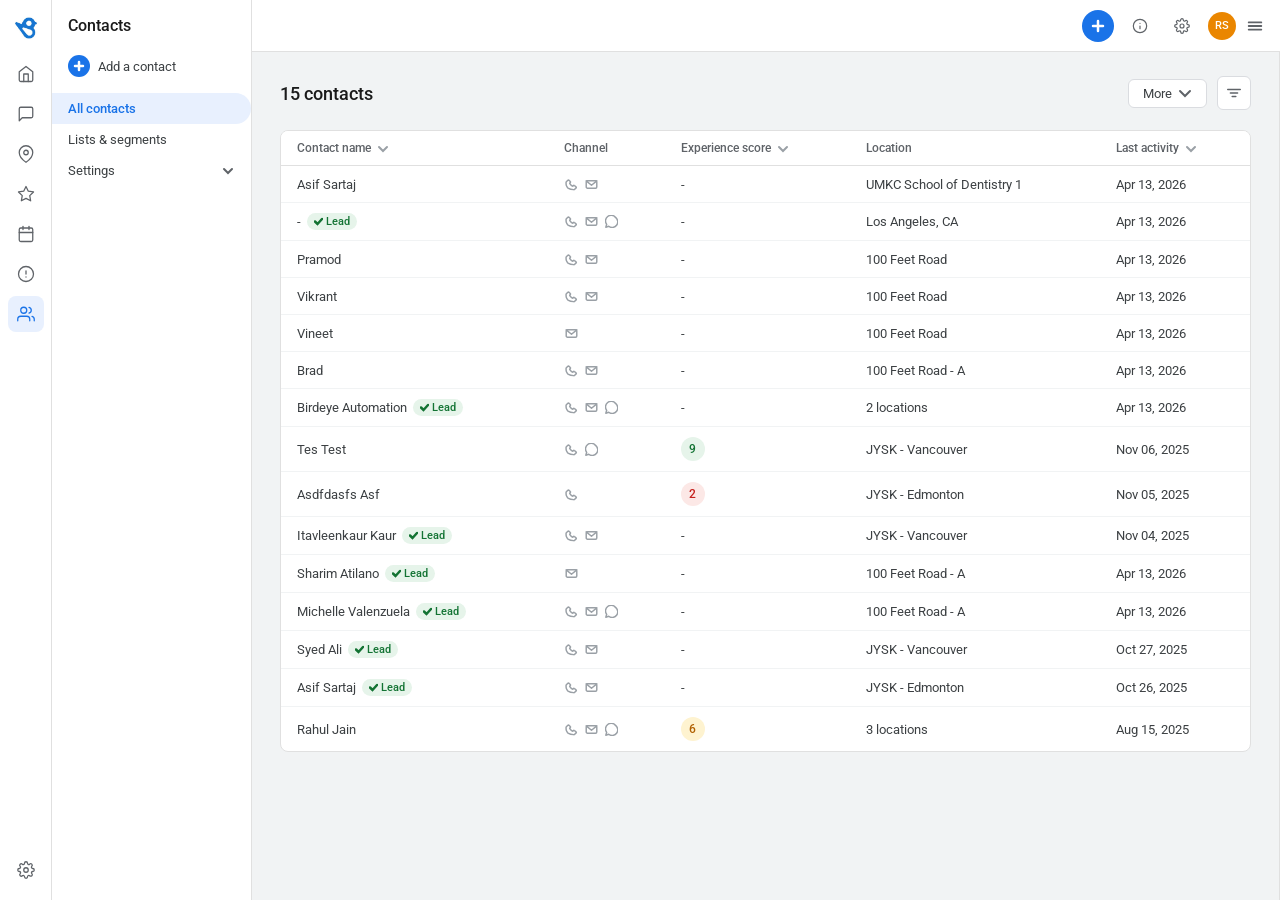
<file: final_proto.html>
<!DOCTYPE html>
<html lang="en">
<head>
  <meta charset="UTF-8" />
  <meta name="viewport" content="width=device-width, initial-scale=1.0" />
  <title>Contacts — Filter Prototype</title>
  <link href="https://fonts.googleapis.com/css2?family=Roboto:wght@400;500&display=swap" rel="stylesheet" />
  <style>
    *, *::before, *::after { box-sizing: border-box; margin: 0; padding: 0; }

    body {
      font-family: 'Roboto', sans-serif;
      background: #f1f3f4;
      color: #1a1a1a;
      min-height: 100vh;
      display: flex;
      overflow: hidden;
      height: 100vh;
    }

    /* ─── Left rail nav ─── */
    .rail {
      width: 52px;
      background: #fff;
      border-right: 1px solid #e0e0e0;
      display: flex;
      flex-direction: column;
      align-items: center;
      padding: 12px 0;
      gap: 4px;
      flex-shrink: 0;
      z-index: 10;
    }
    .rail-logo {
      width: 32px; height: 32px;
      background: #1a73e8; border-radius: 8px;
      display: flex; align-items: center; justify-content: center;
      margin-bottom: 8px;
    }
    .rail-logo svg { width: 18px; height: 18px; fill: white; }
    .rail-icon {
      width: 36px; height: 36px; border-radius: 8px;
      display: flex; align-items: center; justify-content: center;
      cursor: pointer; color: #5f6368;
    }
    .rail-icon:hover { background: #f1f3f4; }
    .rail-icon.active { background: #e8f0fe; color: #1a73e8; }
    .rail-icon svg { width: 18px; height: 18px; fill: none; stroke: currentColor; stroke-width: 1.7; stroke-linecap: round; stroke-linejoin: round; }
    .rail-spacer { flex: 1; }

    /* ─── Secondary sidebar ─── */
    .sidebar {
      width: 200px;
      background: #fff;
      border-right: 1px solid #e0e0e0;
      padding: 16px 0;
      flex-shrink: 0;
      display: flex;
      flex-direction: column;
    }
    .sidebar-title { font-size: 16px; font-weight: 500; padding: 0 16px 12px; }
    .sidebar-item {
      display: flex; align-items: center; justify-content: space-between;
      padding: 8px 16px; font-size: 13px; color: #3c4043; cursor: pointer;
    }
    .sidebar-item:hover { background: #f1f3f4; }
    .sidebar-item.active { background: #e8f0fe; color: #1a73e8; font-weight: 500; border-radius: 0 20px 20px 0; }
    .sidebar-add {
      display: flex; align-items: center; gap: 8px;
      padding: 8px 16px; font-size: 13px; color: #3c4043; cursor: pointer; margin-bottom: 8px;
    }
    .sidebar-add:hover { background: #f1f3f4; }
    .add-circle {
      width: 22px; height: 22px; background: #1a73e8; border-radius: 50%;
      display: flex; align-items: center; justify-content: center; flex-shrink: 0;
    }
    .add-circle svg { width: 12px; height: 12px; stroke: white; fill: none; stroke-width: 2.5; stroke-linecap: round; }
    .sidebar-group {
      display: flex; align-items: center; justify-content: space-between;
      padding: 8px 16px; font-size: 13px; color: #3c4043; cursor: pointer;
    }
    .sidebar-group:hover { background: #f1f3f4; }
    .sidebar-group svg { width: 14px; height: 14px; stroke: #5f6368; fill: none; stroke-width: 2; stroke-linecap: round; }

    /* ─── Main content area ─── */
    .main {
      flex: 1;
      display: flex;
      flex-direction: column;
      overflow: hidden;
      min-width: 0;
    }

    /* Top bar */
    .topbar {
      height: 52px;
      background: #fff;
      border-bottom: 1px solid #e0e0e0;
      display: flex;
      align-items: center;
      justify-content: flex-end;
      padding: 0 16px;
      gap: 10px;
      flex-shrink: 0;
    }
    .topbar-btn {
      width: 32px; height: 32px; border-radius: 50%;
      display: flex; align-items: center; justify-content: center;
      cursor: pointer; background: transparent;
    }
    .topbar-btn:hover { background: #f1f3f4; }
    .topbar-btn svg { width: 16px; height: 16px; stroke: #5f6368; fill: none; stroke-width: 1.8; stroke-linecap: round; stroke-linejoin: round; }
    .topbar-plus {
      width: 32px; height: 32px; background: #1a73e8; border-radius: 50%;
      display: flex; align-items: center; justify-content: center; cursor: pointer;
    }
    .topbar-plus svg { width: 16px; height: 16px; stroke: white; fill: none; stroke-width: 2.5; stroke-linecap: round; }
    .topbar-avatar {
      width: 28px; height: 28px; border-radius: 50%; background: #ea8600;
      display: flex; align-items: center; justify-content: center;
      font-size: 11px; font-weight: 500; color: white; cursor: pointer;
    }
    .topbar-menu { cursor: pointer; color: #5f6368; display: flex; align-items: center; }
    .topbar-menu svg { width: 18px; height: 18px; stroke: #5f6368; fill: none; stroke-width: 2; stroke-linecap: round; }

    /* Content body */
    .content-body {
      flex: 1;
      display: flex;
      overflow: hidden;
    }

    /* Contacts area */
    .contacts-area {
      flex: 1;
      overflow-y: auto;
      padding: 24px 28px;
      min-width: 0;
    }

    .contacts-header {
      display: flex; align-items: center; justify-content: space-between;
      margin-bottom: 20px;
    }
    .contacts-title { font-size: 18px; font-weight: 500; color: #1a1a1a; }
    .contacts-actions { display: flex; align-items: center; gap: 10px; }

    .btn-more {
      display: flex; align-items: center; gap: 6px;
      padding: 6px 14px; border: 1px solid #dadce0; border-radius: 6px;
      background: #fff; font-size: 13px; color: #3c4043; cursor: pointer;
      font-family: 'Roboto', sans-serif;
    }
    .btn-more:hover { background: #f1f3f4; }
    .btn-more svg { width: 14px; height: 14px; stroke: #5f6368; fill: none; stroke-width: 2; stroke-linecap: round; }

    .btn-filter {
      width: 34px; height: 34px; border: 1px solid #dadce0; border-radius: 6px;
      background: #fff; cursor: pointer; display: flex; align-items: center;
      justify-content: center; position: relative;
    }
    .btn-filter:hover { background: #f1f3f4; }
    .btn-filter.active { background: #e8f0fe; border-color: #1a73e8; }
    .btn-filter svg { width: 16px; height: 16px; stroke: #5f6368; fill: none; stroke-width: 1.8; stroke-linecap: round; stroke-linejoin: round; }
    .btn-filter.active svg { stroke: #1a73e8; }
    .filter-count-badge {
      position: absolute; top: -7px; right: -7px;
      background: #1a73e8; color: #fff;
      font-size: 10px; font-weight: 500;
      min-width: 16px; height: 16px; border-radius: 8px;
      display: none; align-items: center; justify-content: center;
      padding: 0 3px;
    }
    .filter-count-badge.show { display: flex; }

    /* Table */
    .table-wrap { background: #fff; border-radius: 8px; border: 1px solid #e0e0e0; overflow: hidden; }
    table { width: 100%; border-collapse: collapse; }
    thead tr { border-bottom: 1px solid #e0e0e0; }
    th {
      text-align: left; font-size: 12px; font-weight: 500;
      color: #5f6368; padding: 10px 16px; background: #fff;
      white-space: nowrap;
    }
    th svg { width: 12px; height: 12px; stroke: #9aa0a6; fill: none; stroke-width: 2; stroke-linecap: round; margin-left: 3px; vertical-align: middle; }
    tbody tr { border-bottom: 1px solid #f1f3f4; cursor: pointer; }
    tbody tr:last-child { border-bottom: none; }
    tbody tr:hover td { background: #f8f9fa; }
    td { font-size: 13px; color: #3c4043; padding: 10px 16px; vertical-align: middle; }
    .td-name { font-weight: 400; display: flex; align-items: center; gap: 6px; }
    .tag-lead {
      display: inline-flex; align-items: center; gap: 3px;
      background: #e6f4ea; color: #137333;
      font-size: 11px; font-weight: 500; padding: 2px 7px; border-radius: 10px;
    }
    .tag-lead svg { width: 9px; height: 9px; stroke: #137333; fill: none; stroke-width: 2.5; stroke-linecap: round; }
    .channels { display: flex; align-items: center; gap: 4px; }
    .ch { width: 16px; height: 16px; display: flex; align-items: center; justify-content: center; }
    .ch svg { width: 13px; height: 13px; stroke: #9aa0a6; fill: none; stroke-width: 1.8; stroke-linecap: round; stroke-linejoin: round; }
    .score-pill {
      display: inline-flex; align-items: center; justify-content: center;
      width: 24px; height: 24px; border-radius: 50%; font-size: 12px; font-weight: 500;
    }
    .score-green { background: #e6f4ea; color: #137333; }
    .score-amber { background: #fef3d0; color: #b06000; }
    .score-red { background: #fce8e6; color: #c5221f; }

    /* ─── Filter panel ─── */
    .filter-panel {
      width: 0;
      background: #fff;
      border-left: 1px solid #e0e0e0;
      overflow: hidden;
      transition: width 0.22s ease;
      flex-shrink: 0;
      display: flex;
      flex-direction: column;
    }
    .filter-panel.open { width: 272px; overflow-y: auto; }
    .filter-inner { width: 272px; padding: 0; }

    .fp-head {
      display: flex; align-items: center; justify-content: space-between;
      padding: 14px 16px 10px; border-bottom: 1px solid #f1f3f4;
      position: sticky; top: 0; background: #fff; z-index: 5;
    }
    .fp-title { font-size: 15px; font-weight: 500; }
    .fp-clear { font-size: 13px; color: #1a73e8; cursor: pointer; font-weight: 500; display: none; }
    .fp-clear.show { display: block; }
    .fp-clear:hover { text-decoration: underline; }

    .fp-search {
      display: flex; align-items: center; gap: 8px;
      border: 1px solid #dadce0; border-radius: 8px;
      padding: 0 12px; height: 38px; margin: 10px 12px 8px;
    }
    .fp-search:focus-within { border-color: #1a73e8; }
    .fp-search svg { width: 14px; height: 14px; stroke: #80868b; fill: none; stroke-width: 2; stroke-linecap: round; flex-shrink: 0; }
    .fp-search input { border: none; outline: none; font-family: 'Roboto', sans-serif; font-size: 13px; color: #1a1a1a; background: transparent; width: 100%; }
    .fp-search input::placeholder { color: #9aa0a6; }

    .fp-list { display: flex; flex-direction: column; gap: 5px; padding: 0 10px 16px; }

    /* filter row */
    .fr {
      border-radius: 7px; border: 1px solid #dadce0;
      background: #fff; cursor: pointer; overflow: hidden;
      transition: border-color 0.12s;
    }
    .fr:not(.chip):hover { border-color: #9aa0a6; }

    .fr-hd {
      display: flex; align-items: center; gap: 8px;
      padding: 0 11px; height: 42px;
    }
    .fr-lbl { font-size: 13px; color: #3c4043; flex: 1; white-space: nowrap; overflow: hidden; text-overflow: ellipsis; }
    .fr-chv svg {
      width: 15px; height: 15px; stroke: #9aa0a6; fill: none;
      stroke-width: 2; stroke-linecap: round; display: block;
      transition: transform 0.18s;
    }

    /* chip / applied filters — light blue surface, blue border, sentence-case label + bold blue summary */
    .fr.chip {
      border: 1px solid #1a73e8;
      background: #e8f0fe;
      cursor: default;
    }
    .fr.chip .fr-hd {
      padding: 7px 10px;
      height: auto;
      min-height: 42px;
      align-items: center;
      gap: 8px;
    }
    .fr.chip .fr-body-col { display: flex; flex-direction: column; flex: 1; min-width: 0; gap: 1px; }
    .fr.chip .fr-float-label {
      font-size: 13px;
      color: #3c4043;
      font-weight: 400;
      margin-bottom: 0;
      line-height: 1.3;
      text-transform: none;
      letter-spacing: 0;
    }
    .fr.chip .fr-lbl {
      color: #1557c4;
      font-weight: 600;
      font-size: 13px;
      line-height: 1.35;
      white-space: nowrap;
      overflow: hidden;
      text-overflow: ellipsis;
    }
    .chip-x {
      width: 28px;
      height: 28px;
      flex-shrink: 0;
      border-radius: 50%;
      display: flex;
      align-items: center;
      justify-content: center;
      cursor: pointer;
    }
    .chip-x:hover { background: rgba(26, 115, 232, 0.2); }
    .chip-x svg { width: 12px; height: 12px; stroke: #1557c4; fill: none; stroke-width: 2.5; stroke-linecap: round; }

    /* open accordion — sentence case category in header */
    .fr.is-open:not(.chip) { border-color: #1a73e8; border-width: 2px; background: #fff; }
    .fr.is-open:not(.chip) .fr-hd { padding: 0 11px; height: 42px; }
    .fr.is-open:not(.chip) .fr-lbl {
      font-size: 13px;
      color: #1a73e8;
      font-weight: 500;
      text-transform: none;
      letter-spacing: 0;
    }
    .fr.is-open:not(.chip) .fr-chv svg { stroke: #1a73e8; transform: rotate(180deg); }

    .fr-body { display: none; border-top: 1px solid #e8eaed; }
    .fr.is-open:not(.chip) .fr-body { display: block; }

    .fr-dd-search {
      display: flex; align-items: center; gap: 6px;
      margin: 7px 9px; border: 1px solid #dadce0;
      border-radius: 6px; padding: 0 9px; height: 32px;
    }
    .fr-dd-search svg { width: 12px; height: 12px; stroke: #9aa0a6; fill: none; stroke-width: 2; stroke-linecap: round; }
    .fr-dd-search input { border: none; outline: none; font-family: 'Roboto', sans-serif; font-size: 12px; color: #1a1a1a; background: transparent; width: 100%; }
    .fr-dd-search input::placeholder { color: #9aa0a6; }

    .cb-list { display: flex; flex-direction: column; }
    .cb-row { display: flex; align-items: center; gap: 9px; padding: 6px 13px; cursor: pointer; }
    .cb-row:hover { background: #f1f3f4; }
    .cb {
      width: 15px; height: 15px; border-radius: 3px; border: 2px solid #dadce0;
      display: flex; align-items: center; justify-content: center;
      flex-shrink: 0; background: #fff; transition: all 0.1s;
    }
    .cb.on { background: #1a73e8; border-color: #1a73e8; }
    .cb svg { display: none; width: 9px; height: 9px; stroke: #fff; fill: none; stroke-width: 2.5; stroke-linecap: round; stroke-linejoin: round; }
    .cb.on svg { display: block; }
    .cb-lbl { font-size: 13px; color: #3c4043; }

    .fr-foot {
      display: flex; justify-content: flex-end;
      padding: 7px 11px 9px; border-top: 1px solid #f1f3f4;
      margin-top: 2px;
    }
    .apply-btn {
      background: #1a73e8; color: #fff; font-family: 'Roboto', sans-serif;
      font-size: 12px; font-weight: 500; padding: 6px 18px;
      border: none; border-radius: 6px; cursor: pointer;
    }
    .apply-btn:hover { background: #1558b0; }

    .fp-see-all {
      font-size: 13px; color: #1a73e8; font-weight: 500;
      cursor: pointer; padding: 4px 2px; margin: 2px 10px 4px; display: inline-block;
    }
    .fp-see-all:hover { text-decoration: underline; }

    /* empty state */
    .empty-state {
      display: flex; flex-direction: column; align-items: center; justify-content: center;
      padding: 80px 40px; color: #9aa0a6; text-align: center; gap: 10px;
    }
    .empty-state svg { width: 40px; height: 40px; stroke: #dadce0; fill: none; stroke-width: 1.5; stroke-linecap: round; }
    .empty-state p { font-size: 14px; }
  </style>
</head>
<body>

  <!-- Rail nav -->
  <div class="rail">
    <div class="rail-logo" style="background:#fff; overflow:hidden;"><img src="[data-uri]" style="width:32px;height:32px;object-fit:contain;display:block;"/></div>
    <div class="rail-icon"><svg viewBox="0 0 24 24"><path d="M3 9l9-7 9 7v11a2 2 0 01-2 2H5a2 2 0 01-2-2z"/><polyline points="9 22 9 12 15 12 15 22"/></svg></div>
    <div class="rail-icon"><svg viewBox="0 0 24 24"><path d="M21 15a2 2 0 01-2 2H7l-4 4V5a2 2 0 012-2h14a2 2 0 012 2z"/></svg></div>
    <div class="rail-icon"><svg viewBox="0 0 24 24"><path d="M21 10c0 7-9 13-9 13s-9-6-9-13a9 9 0 0118 0z"/><circle cx="12" cy="10" r="3"/></svg></div>
    <div class="rail-icon"><svg viewBox="0 0 24 24"><polygon points="12 2 15.09 8.26 22 9.27 17 14.14 18.18 21.02 12 17.77 5.82 21.02 7 14.14 2 9.27 8.91 8.26 12 2"/></svg></div>
    <div class="rail-icon"><svg viewBox="0 0 24 24"><rect x="3" y="4" width="18" height="18" rx="2"/><line x1="16" y1="2" x2="16" y2="6"/><line x1="8" y1="2" x2="8" y2="6"/><line x1="3" y1="10" x2="21" y2="10"/></svg></div>
    <div class="rail-icon"><svg viewBox="0 0 24 24"><circle cx="12" cy="12" r="10"/><line x1="12" y1="8" x2="12" y2="12"/><line x1="12" y1="16" x2="12.01" y2="16"/></svg></div>
    <div class="rail-icon active"><svg viewBox="0 0 24 24"><path d="M17 21v-2a4 4 0 00-4-4H5a4 4 0 00-4 4v2"/><circle cx="9" cy="7" r="4"/><path d="M23 21v-2a4 4 0 00-3-3.87"/><path d="M16 3.13a4 4 0 010 7.75"/></svg></div>
    <div class="rail-spacer"></div>
    <div class="rail-icon"><svg viewBox="0 0 24 24"><circle cx="12" cy="12" r="3"/><path d="M19.4 15a1.65 1.65 0 00.33 1.82l.06.06a2 2 0 010 2.83 2 2 0 01-2.83 0l-.06-.06a1.65 1.65 0 00-1.82-.33 1.65 1.65 0 00-1 1.51V21a2 2 0 01-4 0v-.09A1.65 1.65 0 009 19.4a1.65 1.65 0 00-1.82.33l-.06-.06a2 2 0 01-2.83-2.83l.06-.06A1.65 1.65 0 004.68 15a1.65 1.65 0 00-1.51-1H3a2 2 0 010-4h.09A1.65 1.65 0 004.6 9a1.65 1.65 0 00-.33-1.82l-.06-.06a2 2 0 012.83-2.83l.06.06A1.65 1.65 0 009 4.68a1.65 1.65 0 001-1.51V3a2 2 0 014 0v.09a1.65 1.65 0 001 1.51 1.65 1.65 0 001.82-.33l.06-.06a2 2 0 012.83 2.83l-.06.06A1.65 1.65 0 0019.4 9a1.65 1.65 0 001.51 1H21a2 2 0 010 4h-.09a1.65 1.65 0 00-1.51 1z"/></svg></div>
  </div>

  <!-- Secondary sidebar -->
  <div class="sidebar">
    <div class="sidebar-title">Contacts</div>
    <div class="sidebar-add">
      <div class="add-circle"><svg viewBox="0 0 12 12"><line x1="6" y1="2" x2="6" y2="10"/><line x1="2" y1="6" x2="10" y2="6"/></svg></div>
      Add a contact
    </div>
    <div class="sidebar-item active">All contacts</div>
    <div class="sidebar-item">Lists &amp; segments</div>
    <div class="sidebar-group">
      Settings
      <svg viewBox="0 0 14 14"><polyline points="3 5 7 9 11 5"/></svg>
    </div>
  </div>

  <!-- Main -->
  <div class="main">
    <div class="topbar">
      <div class="topbar-plus"><svg viewBox="0 0 16 16"><line x1="8" y1="3" x2="8" y2="13"/><line x1="3" y1="8" x2="13" y2="8"/></svg></div>
      <div class="topbar-btn"><svg viewBox="0 0 24 24"><circle cx="12" cy="12" r="10"/><line x1="12" y1="16" x2="12" y2="12"/><line x1="12" y1="8" x2="12.01" y2="8"/></svg></div>
      <div class="topbar-btn"><svg viewBox="0 0 24 24"><circle cx="12" cy="12" r="3"/><path d="M19.4 15a1.65 1.65 0 00.33 1.82l.06.06a2 2 0 010 2.83 2 2 0 01-2.83 0l-.06-.06a1.65 1.65 0 00-1.82-.33 1.65 1.65 0 00-1 1.51V21a2 2 0 01-4 0v-.09A1.65 1.65 0 009 19.4a1.65 1.65 0 00-1.82.33l-.06-.06a2 2 0 01-2.83-2.83l.06-.06A1.65 1.65 0 004.68 15a1.65 1.65 0 00-1.51-1H3a2 2 0 010-4h.09A1.65 1.65 0 004.6 9a1.65 1.65 0 00-.33-1.82l-.06-.06a2 2 0 012.83-2.83l.06.06A1.65 1.65 0 009 4.68a1.65 1.65 0 001-1.51V3a2 2 0 014 0v.09a1.65 1.65 0 001 1.51 1.65 1.65 0 001.82-.33l.06-.06a2 2 0 012.83 2.83l-.06.06A1.65 1.65 0 0019.4 9a1.65 1.65 0 001.51 1H21a2 2 0 010 4h-.09a1.65 1.65 0 00-1.51 1z"/></svg></div>
      <div class="topbar-avatar">RS</div>
      <div class="topbar-menu"><svg viewBox="0 0 20 20"><line x1="3" y1="6" x2="17" y2="6"/><line x1="3" y1="10" x2="17" y2="10"/><line x1="3" y1="14" x2="17" y2="14"/></svg></div>
    </div>

    <div class="content-body">
      <!-- Contacts table -->
      <div class="contacts-area">
        <div class="contacts-header">
          <span class="contacts-title" id="contact-count">262,194 contacts</span>
          <div class="contacts-actions">
            <button class="btn-more">More <svg viewBox="0 0 14 14"><polyline points="2 5 7 10 12 5"/></svg></button>
            <div class="btn-filter" id="filter-toggle-btn" onclick="togglePanel()" title="Toggle filters">
              <svg viewBox="0 0 18 18"><line x1="2" y1="5" x2="16" y2="5"/><line x1="5" y1="9" x2="13" y2="9"/><line x1="7" y1="13" x2="11" y2="13"/></svg>
              <div class="filter-count-badge" id="filter-badge">0</div>
            </div>
          </div>
        </div>

        <div class="table-wrap">
          <table>
            <thead>
              <tr>
                <th>Contact name <svg viewBox="0 0 12 12"><polyline points="2 4 6 8 10 4"/></svg></th>
                <th>Channel</th>
                <th>Experience score <svg viewBox="0 0 12 12"><polyline points="2 4 6 8 10 4"/></svg></th>
                <th>Location</th>
                <th>Last activity <svg viewBox="0 0 12 12"><polyline points="2 4 6 8 10 4"/></svg></th>
              </tr>
            </thead>
            <tbody id="contacts-tbody"></tbody>
          </table>
          <div id="empty-state" class="empty-state" style="display:none">
            <svg viewBox="0 0 24 24"><path d="M17 21v-2a4 4 0 00-4-4H5a4 4 0 00-4 4v2"/><circle cx="9" cy="7" r="4"/></svg>
            <p>No contacts match the selected filters</p>
          </div>
        </div>
      </div>

      <!-- Filter panel -->
      <div class="filter-panel" id="filter-panel">
        <div class="filter-inner">
          <div class="fp-head">
            <span class="fp-title">Filter by</span>
            <span class="fp-clear" id="fp-clear" onclick="clearAll()">Clear</span>
          </div>
          <div class="fp-search">
            <svg viewBox="0 0 18 18"><circle cx="8" cy="8" r="5.5"/><line x1="12.5" y1="12.5" x2="16" y2="16"/></svg>
            <input type="text" placeholder="Search" oninput="searchFilters(this.value)" />
          </div>
          <div class="fp-list" id="fp-list"></div>
          <span class="fp-see-all">See all filters</span>
        </div>
      </div>
    </div>
  </div>

  <script>
    /* ── Data ── */
    const ALL_CONTACTS = [
      { name: 'Asif Sartaj',        tags: [],       channels: ['phone','email'],         score: null, location: 'UMKC School of Dentistry 1', date: 'Apr 13, 2026', type: 'customer', source: 'Web',    region: 'Region 1' },
      { name: '-',                   tags: ['Lead'], channels: ['phone','email','whatsapp'],score:null, location: 'Los Angeles, CA',           date: 'Apr 13, 2026', type: 'lead',     source: 'Social', region: 'Region 2' },
      { name: 'Pramod',              tags: [],       channels: ['phone','email'],         score: null, location: '100 Feet Road',              date: 'Apr 13, 2026', type: 'customer', source: 'Web',    region: 'Region 1' },
      { name: 'Vikrant',             tags: [],       channels: ['phone','email'],         score: null, location: '100 Feet Road',              date: 'Apr 13, 2026', type: 'customer', source: 'Mobile', region: 'Region 2' },
      { name: 'Vineet',              tags: [],       channels: ['email'],                 score: null, location: '100 Feet Road',              date: 'Apr 13, 2026', type: 'customer', source: 'Web',    region: 'Region 1' },
      { name: 'Brad',                tags: [],       channels: ['phone','email'],         score: null, location: '100 Feet Road - A',          date: 'Apr 13, 2026', type: 'customer', source: 'Email',  region: 'Region 3' },
      { name: 'Birdeye Automation',  tags: ['Lead'], channels: ['phone','email','whatsapp'],score:null, location: '2 locations',               date: 'Apr 13, 2026', type: 'lead',     source: 'Social', region: 'Region 2' },
      { name: 'Tes Test',            tags: [],       channels: ['phone','whatsapp'],      score: 9,    location: 'JYSK - Vancouver',           date: 'Nov 06, 2025', type: 'customer', source: 'Web',    region: 'Region 1' },
      { name: 'Asdfdasfs Asf',       tags: [],       channels: ['phone'],                 score: 2,    location: 'JYSK - Edmonton',            date: 'Nov 05, 2025', type: 'prospect', source: 'Direct', region: 'Region 3' },
      { name: 'Itavleenkaur Kaur',   tags: ['Lead'], channels: ['phone','email'],         score: null, location: 'JYSK - Vancouver',           date: 'Nov 04, 2025', type: 'lead',     source: 'Web',    region: 'Region 2' },
      { name: 'Sharim Atilano',      tags: ['Lead'], channels: ['email'],                 score: null, location: '100 Feet Road - A',          date: 'Apr 13, 2026', type: 'lead',     source: 'Email',  region: 'Region 1' },
      { name: 'Michelle Valenzuela', tags: ['Lead'], channels: ['phone','email','whatsapp'],score:null, location: '100 Feet Road - A',         date: 'Apr 13, 2026', type: 'lead',     source: 'Social', region: 'Region 3' },
      { name: 'Syed Ali',            tags: ['Lead'], channels: ['phone','email'],         score: null, location: 'JYSK - Vancouver',           date: 'Oct 27, 2025', type: 'lead',     source: 'Web',    region: 'Region 2' },
      { name: 'Asif Sartaj',        tags: ['Lead'], channels: ['phone','email'],         score: null, location: 'JYSK - Edmonton',            date: 'Oct 26, 2025', type: 'lead',     source: 'Web',    region: 'Region 1' },
      { name: 'Rahul Jain',          tags: [],       channels: ['phone','email','whatsapp'],score: 6,   location: '3 locations',               date: 'Aug 15, 2025', type: 'customer', source: 'Mobile', region: 'Region 3' },
    ];

    const FILTERS = [
      { label: 'Region',          options: ['Region 1','Region 2','Region 3'],           filterFn: (c, sel) => sel.has(c.region) },
      { label: 'Division',        options: ['Division A','Division B','Division C'],      filterFn: (c, sel) => false },
      { label: 'City',            options: ['Los Angeles, CA','JYSK - Vancouver','JYSK - Edmonton','100 Feet Road'], filterFn: (c, sel) => [...sel].some(s => c.location.includes(s)) },
      { label: 'Zip',             options: ['94102','90001','73301'],                     filterFn: () => false },
      { label: 'Content manager', options: ['Robin Williams','Kelsy Hiltz','Savannah'],   filterFn: () => false },
      { label: 'Social manager',  options: ['Manager A','Manager B','Manager C'],         filterFn: () => false },
      { label: 'Area code',       options: ['415','213','512'],                           filterFn: () => false },
      { label: 'Region manager',  options: ['Manager 1','Manager 2','Manager 3'],         filterFn: () => false },
      { label: 'Room custom',     options: ['Option 1','Option 2'],                       filterFn: () => false },
      { label: 'New alpha beta test', options: ['Alpha','Beta'],                          filterFn: () => false },
      { label: 'Custom test',     options: ['Test A','Test B'],                           filterFn: () => false },
      { label: 'Location',        options: ['100 Feet Road','JYSK - Edmonton','JYSK - Vancouver'], filterFn: (c, sel) => [...sel].some(s => c.location.includes(s)) },
      { label: 'Last activity',   options: ['Today','Last 7 days','Last 30 days','Last 90 days'], filterFn: () => false },
      { label: 'Contact type',    options: ['Lead','Customer','Prospect','Partner'],      filterFn: (c, sel) => sel.has(c.type.charAt(0).toUpperCase() + c.type.slice(1)) },
      { label: 'Experience score',options: ['Promoters','Passives','Detractors'],         filterFn: () => false },
      { label: 'Source',          options: ['Web','Mobile','Email','Social','Direct'],    filterFn: (c, sel) => sel.has(c.source) },
      { label: 'Created date',    options: ['Today','Last 7 days','Last 30 days','Last year'], filterFn: () => false },
      { label: 'Assisted by',     options: ['Robin','Savannah','Kelsy Hiltz'],            filterFn: () => false },
    ];

    let selected = {};   // { label: Set }
    let openLabel = null;
    let panelOpen = false;
    let searchQuery = '';

    /* ── Toggle panel ── */
    function togglePanel() {
      panelOpen = !panelOpen;
      document.getElementById('filter-panel').classList.toggle('open', panelOpen);
      document.getElementById('filter-toggle-btn').classList.toggle('active', panelOpen);
    }

    /* ── Render contacts ── */
    function renderContacts() {
      const activeFilters = Object.entries(selected).filter(([, s]) => s.size > 0);
      let rows = ALL_CONTACTS;

      if (activeFilters.length > 0) {
        rows = ALL_CONTACTS.filter(c => {
          return activeFilters.every(([label, sel]) => {
            const f = FILTERS.find(f => f.label === label);
            return f ? f.filterFn(c, sel) : true;
          });
        });
      }

      const tbody = document.getElementById('contacts-tbody');
      const empty = document.getElementById('empty-state');

      document.getElementById('contact-count').textContent =
        rows.length === 1 ? '1 contact' : `${rows.length.toLocaleString()} contacts`;

      if (rows.length === 0) {
        tbody.innerHTML = '';
        empty.style.display = 'flex';
      } else {
        empty.style.display = 'none';
        tbody.innerHTML = rows.map(c => {
          const namePart = c.tags.includes('Lead')
            ? `${c.name} <span class="tag-lead"><svg viewBox="0 0 9 9"><polyline points="1 4.5 3.5 7 8 2"/></svg> Lead</span>`
            : c.name;
          const channels = c.channels.map(ch => {
            const icons = {
              phone: `<svg viewBox="0 0 16 16"><path d="M14 11.5a.9.9 0 01-.27.63l-1.78 1.8a1.4 1.4 0 01-1 .42c-.07 0-.16 0-.25-.02A13.6 13.6 0 013.6 12.4 12.6 12.6 0 011.67 9.3a13.7 13.7 0 01-.37-3.83 1.39 1.39 0 01.4-.98L3.5 2.7a.9.9 0 01.63-.27c.23 0 .44.08.63.23L6.54 4.4c.2.15.3.34.3.57a.9.9 0 01-.28.6l-.73.74c-.04.04-.05.08-.05.14a.6.6 0 00.08.28 7.8 7.8 0 001.44 1.84 7.6 7.6 0 001.84 1.43.63.63 0 00.3.08.2.2 0 00.15-.06l.73-.74a.88.88 0 01.62-.27c.23 0 .42.07.57.2l1.76 1.4c.2.17.3.37.3.6z"/></svg>`,
              email: `<svg viewBox="0 0 16 16"><rect x="1.5" y="3.5" width="13" height="9" rx="1.5"/><polyline points="1.5 3.5 8 9 14.5 3.5"/></svg>`,
              whatsapp: `<svg viewBox="0 0 16 16"><path d="M13 3A6.5 6.5 0 002.1 11.5L1 15l3.6-1.1A6.5 6.5 0 1013 3z"/></svg>`,
            };
            return `<div class="ch">${icons[ch] || ''}</div>`;
          }).join('');
          const scorePart = c.score !== null
            ? `<span class="score-pill ${c.score >= 7 ? 'score-green' : c.score >= 4 ? 'score-amber' : 'score-red'}">${c.score}</span>`
            : '-';
          return `<tr>
            <td><div class="td-name">${namePart}</div></td>
            <td><div class="channels">${channels}</div></td>
            <td>${scorePart}</td>
            <td>${c.location}</td>
            <td>${c.date}</td>
          </tr>`;
        }).join('');
      }
    }

    function filterChipSummary(label, count, sel) {
      if (count === 1) return [...sel][0];
      if (/\s/.test(label.trim())) return `${count} selected`;
      const w = label.trim().toLowerCase();
      const plural =
        w.length > 1 && w.endsWith('y') && !'aeiou'.includes(w[w.length - 2])
          ? `${w.slice(0, -1)}ies`
          : `${w}s`;
      if (plural === `${w}s` && w.endsWith('s')) return `${count} selected`;
      return `${count} ${plural}`;
    }

    /* ── Render filter list ── */
    function renderFilters() {
      const activeCount = Object.values(selected).filter(s => s.size > 0).length;
      document.getElementById('filter-badge').textContent = activeCount;
      document.getElementById('filter-badge').classList.toggle('show', activeCount > 0);
      document.getElementById('fp-clear').classList.toggle('show', activeCount > 0);

      const q = searchQuery.toLowerCase();
      const container = document.getElementById('fp-list');

      container.innerHTML = FILTERS
        .filter(f => f.label.toLowerCase().includes(q))
        .map(f => {
          const sel = selected[f.label];
          const hasVal = sel && sel.size > 0;
          const isOpen = openLabel === f.label;

          if (hasVal) {
            const count = sel.size;
            const chipText = filterChipSummary(f.label, count, sel);
            return `<div class="fr chip" data-label="${f.label}">
              <div class="fr-hd">
                <div class="fr-body-col">
                  <span class="fr-float-label">${f.label}</span>
                  <span class="fr-lbl">${chipText}</span>
                </div>
                <div class="chip-x" onclick="clearChip(event,'${f.label}')">
                  <svg viewBox="0 0 11 11"><line x1="1.5" y1="1.5" x2="9.5" y2="9.5"/><line x1="9.5" y1="1.5" x2="1.5" y2="9.5"/></svg>
                </div>
              </div>
            </div>`;
          }

          const cbRows = f.options.map(opt => {
            const checked = sel && sel.has(opt);
            return `<div class="cb-row" onclick="toggleOpt(event,'${f.label}','${opt}')">
              <div class="cb ${checked ? 'on' : ''}"><svg viewBox="0 0 9 9"><polyline points="1 4.5 3.5 7 8 2"/></svg></div>
              <span class="cb-lbl">${opt}</span>
            </div>`;
          }).join('');

          return `<div class="fr ${isOpen ? 'is-open' : ''}" data-label="${f.label}" onclick="toggleOpen(event,'${f.label}')">
            <div class="fr-hd">
              <span class="fr-lbl">${f.label}</span>
              <div class="fr-chv"><svg viewBox="0 0 15 15"><polyline points="3 5.5 7.5 10 12 5.5"/></svg></div>
            </div>
            <div class="fr-body">
              <div class="fr-dd-search">
                <svg viewBox="0 0 16 16"><circle cx="7" cy="7" r="4.5"/><line x1="10.5" y1="10.5" x2="14" y2="14"/></svg>
                <input type="text" placeholder="Search" onclick="event.stopPropagation()" />
              </div>
              <div class="cb-list">${cbRows}</div>
              <div class="fr-foot">
                <button class="apply-btn" onclick="applyFilter(event,'${f.label}')">Apply</button>
              </div>
            </div>
          </div>`;
        }).join('');
    }

    /* ── Interactions ── */
    function toggleOpen(e, label) {
      e.stopPropagation();
      if (e.target.closest('.fr-body')) return;
      // If clicked on the header of an open row, close it
      if (openLabel === label) { openLabel = null; }
      else { openLabel = label; }
      renderFilters();
    }

    function toggleOpt(e, label, opt) {
      e.stopPropagation();
      if (!selected[label]) selected[label] = new Set();
      if (selected[label].has(opt)) selected[label].delete(opt);
      else selected[label].add(opt);
      if (selected[label].size === 0) delete selected[label];
      // Only update checkbox in-place, no full re-render
      const cb = e.currentTarget.querySelector('.cb');
      if (cb) cb.classList.toggle('on', !!(selected[label] && selected[label].has(opt)));
    }

    function applyFilter(e, label) {
      e.stopPropagation();
      openLabel = null;
      renderFilters();
      renderContacts();
    }

    function clearChip(e, label) {
      e.stopPropagation();
      delete selected[label];
      if (openLabel === label) openLabel = null;
      renderFilters();
      renderContacts();
    }

    function clearAll() {
      selected = {};
      openLabel = null;
      renderFilters();
      renderContacts();
    }

    function searchFilters(val) {
      searchQuery = val;
      renderFilters();
    }

    /* Close open dropdown when clicking outside */
    document.addEventListener('click', (e) => {
      if (!e.target.closest('.fr') && openLabel) {
        openLabel = null;
        renderFilters();
      }
    });

    /* Init */
    renderContacts();
    renderFilters();
  </script>
</body>
</html>
</file>
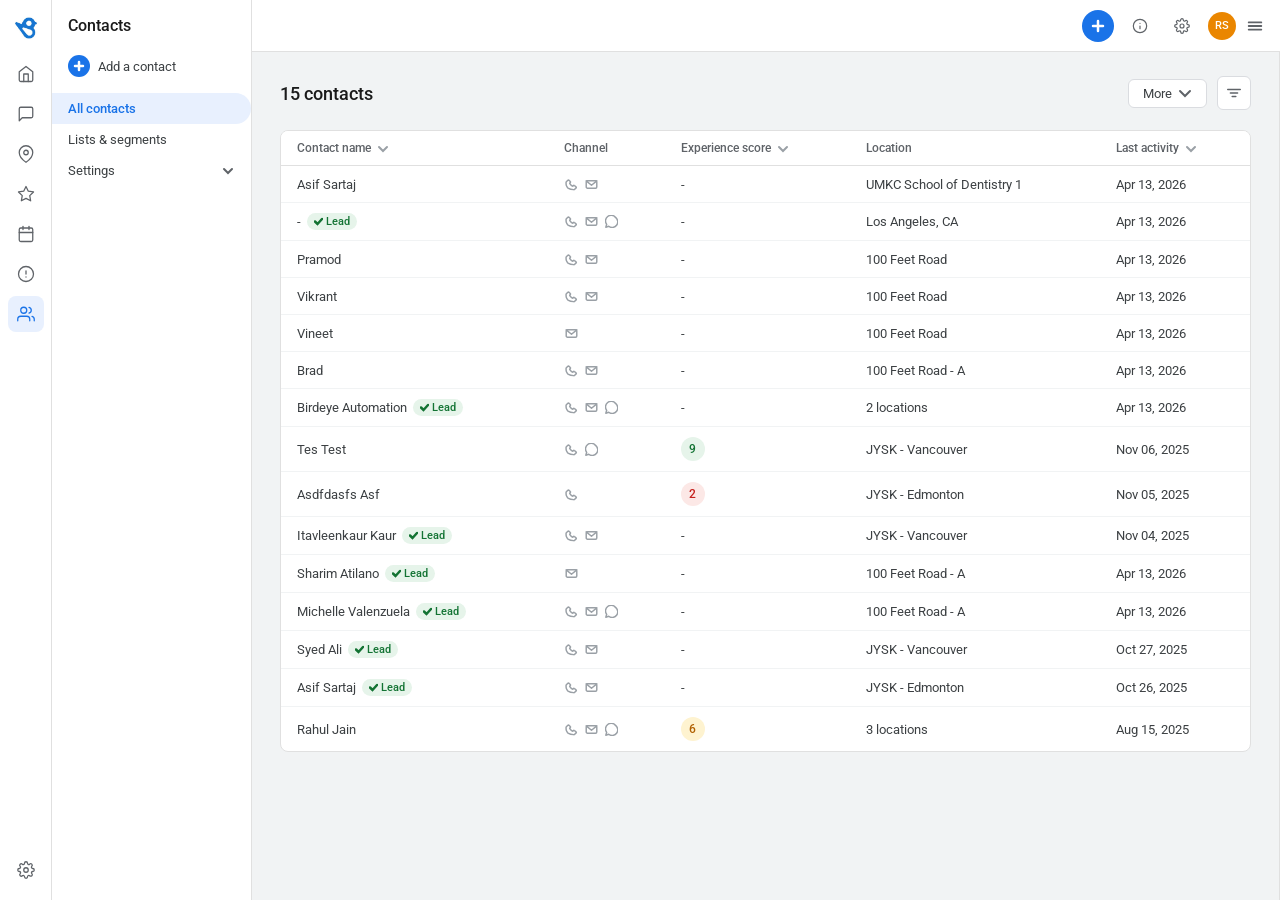
<file: full_page_filter-prototype.html>
<!DOCTYPE html>
<html lang="en">
<head>
  <meta charset="UTF-8" />
  <meta name="viewport" content="width=device-width, initial-scale=1.0" />
  <title>Contacts — Filter Prototype</title>
  <link href="https://fonts.googleapis.com/css2?family=Roboto:wght@400;500&display=swap" rel="stylesheet" />
  <style>
    *, *::before, *::after { box-sizing: border-box; margin: 0; padding: 0; }

    body {
      font-family: 'Roboto', sans-serif;
      background: #f1f3f4;
      color: #1a1a1a;
      min-height: 100vh;
      display: flex;
      overflow: hidden;
      height: 100vh;
    }

    /* ─── Left rail nav ─── */
    .rail {
      width: 52px;
      background: #fff;
      border-right: 1px solid #e0e0e0;
      display: flex;
      flex-direction: column;
      align-items: center;
      padding: 12px 0;
      gap: 4px;
      flex-shrink: 0;
      z-index: 10;
    }
    .rail-logo {
      width: 32px; height: 32px;
      background: #1a73e8; border-radius: 8px;
      display: flex; align-items: center; justify-content: center;
      margin-bottom: 8px;
    }
    .rail-logo svg { width: 18px; height: 18px; fill: white; }
    .rail-icon {
      width: 36px; height: 36px; border-radius: 8px;
      display: flex; align-items: center; justify-content: center;
      cursor: pointer; color: #5f6368;
    }
    .rail-icon:hover { background: #f1f3f4; }
    .rail-icon.active { background: #e8f0fe; color: #1a73e8; }
    .rail-icon svg { width: 18px; height: 18px; fill: none; stroke: currentColor; stroke-width: 1.7; stroke-linecap: round; stroke-linejoin: round; }
    .rail-spacer { flex: 1; }

    /* ─── Secondary sidebar ─── */
    .sidebar {
      width: 200px;
      background: #fff;
      border-right: 1px solid #e0e0e0;
      padding: 16px 0;
      flex-shrink: 0;
      display: flex;
      flex-direction: column;
    }
    .sidebar-title { font-size: 16px; font-weight: 500; padding: 0 16px 12px; }
    .sidebar-item {
      display: flex; align-items: center; justify-content: space-between;
      padding: 8px 16px; font-size: 13px; color: #3c4043; cursor: pointer;
    }
    .sidebar-item:hover { background: #f1f3f4; }
    .sidebar-item.active { background: #e8f0fe; color: #1a73e8; font-weight: 500; border-radius: 0 20px 20px 0; }
    .sidebar-add {
      display: flex; align-items: center; gap: 8px;
      padding: 8px 16px; font-size: 13px; color: #3c4043; cursor: pointer; margin-bottom: 8px;
    }
    .sidebar-add:hover { background: #f1f3f4; }
    .add-circle {
      width: 22px; height: 22px; background: #1a73e8; border-radius: 50%;
      display: flex; align-items: center; justify-content: center; flex-shrink: 0;
    }
    .add-circle svg { width: 12px; height: 12px; stroke: white; fill: none; stroke-width: 2.5; stroke-linecap: round; }
    .sidebar-group {
      display: flex; align-items: center; justify-content: space-between;
      padding: 8px 16px; font-size: 13px; color: #3c4043; cursor: pointer;
    }
    .sidebar-group:hover { background: #f1f3f4; }
    .sidebar-group svg { width: 14px; height: 14px; stroke: #5f6368; fill: none; stroke-width: 2; stroke-linecap: round; }

    /* ─── Main content area ─── */
    .main {
      flex: 1;
      display: flex;
      flex-direction: column;
      overflow: hidden;
      min-width: 0;
    }

    /* Top bar */
    .topbar {
      height: 52px;
      background: #fff;
      border-bottom: 1px solid #e0e0e0;
      display: flex;
      align-items: center;
      justify-content: flex-end;
      padding: 0 16px;
      gap: 10px;
      flex-shrink: 0;
    }
    .topbar-btn {
      width: 32px; height: 32px; border-radius: 50%;
      display: flex; align-items: center; justify-content: center;
      cursor: pointer; background: transparent;
    }
    .topbar-btn:hover { background: #f1f3f4; }
    .topbar-btn svg { width: 16px; height: 16px; stroke: #5f6368; fill: none; stroke-width: 1.8; stroke-linecap: round; stroke-linejoin: round; }
    .topbar-plus {
      width: 32px; height: 32px; background: #1a73e8; border-radius: 50%;
      display: flex; align-items: center; justify-content: center; cursor: pointer;
    }
    .topbar-plus svg { width: 16px; height: 16px; stroke: white; fill: none; stroke-width: 2.5; stroke-linecap: round; }
    .topbar-avatar {
      width: 28px; height: 28px; border-radius: 50%; background: #ea8600;
      display: flex; align-items: center; justify-content: center;
      font-size: 11px; font-weight: 500; color: white; cursor: pointer;
    }
    .topbar-menu { cursor: pointer; color: #5f6368; display: flex; align-items: center; }
    .topbar-menu svg { width: 18px; height: 18px; stroke: #5f6368; fill: none; stroke-width: 2; stroke-linecap: round; }

    /* Content body */
    .content-body {
      flex: 1;
      display: flex;
      overflow: hidden;
    }

    /* Contacts area */
    .contacts-area {
      flex: 1;
      overflow-y: auto;
      padding: 24px 28px;
      min-width: 0;
    }

    .contacts-header {
      display: flex; align-items: center; justify-content: space-between;
      margin-bottom: 20px;
    }
    .contacts-title { font-size: 18px; font-weight: 500; color: #1a1a1a; }
    .contacts-actions { display: flex; align-items: center; gap: 10px; }

    .btn-more {
      display: flex; align-items: center; gap: 6px;
      padding: 6px 14px; border: 1px solid #dadce0; border-radius: 6px;
      background: #fff; font-size: 13px; color: #3c4043; cursor: pointer;
      font-family: 'Roboto', sans-serif;
    }
    .btn-more:hover { background: #f1f3f4; }
    .btn-more svg { width: 14px; height: 14px; stroke: #5f6368; fill: none; stroke-width: 2; stroke-linecap: round; }

    .btn-filter {
      width: 34px; height: 34px; border: 1px solid #dadce0; border-radius: 6px;
      background: #fff; cursor: pointer; display: flex; align-items: center;
      justify-content: center; position: relative;
    }
    .btn-filter:hover { background: #f1f3f4; }
    .btn-filter.active { background: #e8f0fe; border-color: #1a73e8; }
    .btn-filter svg { width: 16px; height: 16px; stroke: #5f6368; fill: none; stroke-width: 1.8; stroke-linecap: round; stroke-linejoin: round; }
    .btn-filter.active svg { stroke: #1a73e8; }
    .filter-count-badge {
      position: absolute; top: -7px; right: -7px;
      background: #1a73e8; color: #fff;
      font-size: 10px; font-weight: 500;
      min-width: 16px; height: 16px; border-radius: 8px;
      display: none; align-items: center; justify-content: center;
      padding: 0 3px;
    }
    .filter-count-badge.show { display: flex; }

    /* Table */
    .table-wrap { background: #fff; border-radius: 8px; border: 1px solid #e0e0e0; overflow: hidden; }
    table { width: 100%; border-collapse: collapse; }
    thead tr { border-bottom: 1px solid #e0e0e0; }
    th {
      text-align: left; font-size: 12px; font-weight: 500;
      color: #5f6368; padding: 10px 16px; background: #fff;
      white-space: nowrap;
    }
    th svg { width: 12px; height: 12px; stroke: #9aa0a6; fill: none; stroke-width: 2; stroke-linecap: round; margin-left: 3px; vertical-align: middle; }
    tbody tr { border-bottom: 1px solid #f1f3f4; cursor: pointer; }
    tbody tr:last-child { border-bottom: none; }
    tbody tr:hover td { background: #f8f9fa; }
    td { font-size: 13px; color: #3c4043; padding: 10px 16px; vertical-align: middle; }
    .td-name { font-weight: 400; display: flex; align-items: center; gap: 6px; }
    .tag-lead {
      display: inline-flex; align-items: center; gap: 3px;
      background: #e6f4ea; color: #137333;
      font-size: 11px; font-weight: 500; padding: 2px 7px; border-radius: 10px;
    }
    .tag-lead svg { width: 9px; height: 9px; stroke: #137333; fill: none; stroke-width: 2.5; stroke-linecap: round; }
    .channels { display: flex; align-items: center; gap: 4px; }
    .ch { width: 16px; height: 16px; display: flex; align-items: center; justify-content: center; }
    .ch svg { width: 13px; height: 13px; stroke: #9aa0a6; fill: none; stroke-width: 1.8; stroke-linecap: round; stroke-linejoin: round; }
    .score-pill {
      display: inline-flex; align-items: center; justify-content: center;
      width: 24px; height: 24px; border-radius: 50%; font-size: 12px; font-weight: 500;
    }
    .score-green { background: #e6f4ea; color: #137333; }
    .score-amber { background: #fef3d0; color: #b06000; }
    .score-red { background: #fce8e6; color: #c5221f; }

    /* ─── Filter panel ─── */
    .filter-panel {
      width: 0;
      background: #fff;
      border-left: 1px solid #e0e0e0;
      overflow: hidden;
      transition: width 0.22s ease;
      flex-shrink: 0;
      display: flex;
      flex-direction: column;
    }
    .filter-panel.open { width: 272px; overflow-y: auto; }
    .filter-inner { width: 272px; padding: 0; }

    .fp-head {
      display: flex; align-items: center; justify-content: space-between;
      padding: 14px 16px 10px; border-bottom: 1px solid #f1f3f4;
      position: sticky; top: 0; background: #fff; z-index: 5;
    }
    .fp-title { font-size: 15px; font-weight: 500; }
    .fp-clear { font-size: 13px; color: #1a73e8; cursor: pointer; font-weight: 500; display: none; }
    .fp-clear.show { display: block; }
    .fp-clear:hover { text-decoration: underline; }

    .fp-search {
      display: flex; align-items: center; gap: 8px;
      border: 1px solid #dadce0; border-radius: 8px;
      padding: 0 12px; height: 38px; margin: 10px 12px 8px;
    }
    .fp-search:focus-within { border-color: #1a73e8; }
    .fp-search svg { width: 14px; height: 14px; stroke: #80868b; fill: none; stroke-width: 2; stroke-linecap: round; flex-shrink: 0; }
    .fp-search input { border: none; outline: none; font-family: 'Roboto', sans-serif; font-size: 13px; color: #1a1a1a; background: transparent; width: 100%; }
    .fp-search input::placeholder { color: #9aa0a6; }

    .fp-list { display: flex; flex-direction: column; gap: 5px; padding: 0 10px 16px; }

    /* filter row */
    .fr {
      border-radius: 7px; border: 1px solid #dadce0;
      background: #fff; cursor: pointer; overflow: hidden;
      transition: border-color 0.12s;
    }
    .fr:not(.chip):hover { border-color: #9aa0a6; }

    .fr-hd {
      display: flex; align-items: center; gap: 8px;
      padding: 0 11px; height: 42px;
    }
    .fr-lbl { font-size: 13px; color: #3c4043; flex: 1; white-space: nowrap; overflow: hidden; text-overflow: ellipsis; }
    .fr-chv svg {
      width: 15px; height: 15px; stroke: #9aa0a6; fill: none;
      stroke-width: 2; stroke-linecap: round; display: block;
      transition: transform 0.18s;
    }

    /* chip / filled */
    .fr.chip { border-color: #1a73e8; background: #e8f0fe; }
    .fr.chip .fr-lbl { color: #1a73e8; font-weight: 500; font-size: 13px; }
    .fr.chip .fr-chv svg { stroke: #1a73e8; }
    .chip-x {
      width: 20px; height: 20px; flex-shrink: 0; border-radius: 50%;
      display: flex; align-items: center; justify-content: center;
    }
    .chip-x:hover { background: rgba(26,115,232,0.15); }
    .chip-x svg { width: 11px; height: 11px; stroke: #1a73e8; fill: none; stroke-width: 2.5; stroke-linecap: round; }

    /* open */
    .fr.is-open { border-color: #1a73e8; border-width: 2px; }
    .fr.is-open .fr-hd { padding: 0 10px; }
    .fr.is-open .fr-lbl { font-size: 11px; color: #1a73e8; font-weight: 500; text-transform: uppercase; letter-spacing: 0.05em; }
    .fr.is-open .fr-chv svg { stroke: #1a73e8; transform: rotate(180deg); }

    .fr-body { display: none; border-top: 1px solid #e8eaed; }
    .fr.is-open .fr-body { display: block; }

    .fr-dd-search {
      display: flex; align-items: center; gap: 6px;
      margin: 7px 9px; border: 1px solid #dadce0;
      border-radius: 6px; padding: 0 9px; height: 32px;
    }
    .fr-dd-search svg { width: 12px; height: 12px; stroke: #9aa0a6; fill: none; stroke-width: 2; stroke-linecap: round; }
    .fr-dd-search input { border: none; outline: none; font-family: 'Roboto', sans-serif; font-size: 12px; color: #1a1a1a; background: transparent; width: 100%; }
    .fr-dd-search input::placeholder { color: #9aa0a6; }

    .cb-list { display: flex; flex-direction: column; }
    .cb-row { display: flex; align-items: center; gap: 9px; padding: 6px 13px; cursor: pointer; }
    .cb-row:hover { background: #f1f3f4; }
    .cb {
      width: 15px; height: 15px; border-radius: 3px; border: 2px solid #dadce0;
      display: flex; align-items: center; justify-content: center;
      flex-shrink: 0; background: #fff; transition: all 0.1s;
    }
    .cb.on { background: #1a73e8; border-color: #1a73e8; }
    .cb svg { display: none; width: 9px; height: 9px; stroke: #fff; fill: none; stroke-width: 2.5; stroke-linecap: round; stroke-linejoin: round; }
    .cb.on svg { display: block; }
    .cb-lbl { font-size: 13px; color: #3c4043; }

    .fr-foot {
      display: flex; justify-content: flex-end;
      padding: 7px 11px 9px; border-top: 1px solid #f1f3f4;
      margin-top: 2px;
    }
    .apply-btn {
      background: #1a73e8; color: #fff; font-family: 'Roboto', sans-serif;
      font-size: 12px; font-weight: 500; padding: 6px 18px;
      border: none; border-radius: 6px; cursor: pointer;
    }
    .apply-btn:hover { background: #1558b0; }

    .fp-see-all {
      font-size: 13px; color: #1a73e8; font-weight: 500;
      cursor: pointer; padding: 4px 2px; margin: 2px 10px 4px; display: inline-block;
    }
    .fp-see-all:hover { text-decoration: underline; }

    /* empty state */
    .empty-state {
      display: flex; flex-direction: column; align-items: center; justify-content: center;
      padding: 80px 40px; color: #9aa0a6; text-align: center; gap: 10px;
    }
    .empty-state svg { width: 40px; height: 40px; stroke: #dadce0; fill: none; stroke-width: 1.5; stroke-linecap: round; }
    .empty-state p { font-size: 14px; }
  </style>
</head>
<body>

  <!-- Rail nav -->
  <div class="rail">
    <div class="rail-logo" style="background:#fff; overflow:hidden;"><img src="[data-uri]" style="width:32px;height:32px;object-fit:contain;display:block;"/></div>
    <div class="rail-icon"><svg viewBox="0 0 24 24"><path d="M3 9l9-7 9 7v11a2 2 0 01-2 2H5a2 2 0 01-2-2z"/><polyline points="9 22 9 12 15 12 15 22"/></svg></div>
    <div class="rail-icon"><svg viewBox="0 0 24 24"><path d="M21 15a2 2 0 01-2 2H7l-4 4V5a2 2 0 012-2h14a2 2 0 012 2z"/></svg></div>
    <div class="rail-icon"><svg viewBox="0 0 24 24"><path d="M21 10c0 7-9 13-9 13s-9-6-9-13a9 9 0 0118 0z"/><circle cx="12" cy="10" r="3"/></svg></div>
    <div class="rail-icon"><svg viewBox="0 0 24 24"><polygon points="12 2 15.09 8.26 22 9.27 17 14.14 18.18 21.02 12 17.77 5.82 21.02 7 14.14 2 9.27 8.91 8.26 12 2"/></svg></div>
    <div class="rail-icon"><svg viewBox="0 0 24 24"><rect x="3" y="4" width="18" height="18" rx="2"/><line x1="16" y1="2" x2="16" y2="6"/><line x1="8" y1="2" x2="8" y2="6"/><line x1="3" y1="10" x2="21" y2="10"/></svg></div>
    <div class="rail-icon"><svg viewBox="0 0 24 24"><circle cx="12" cy="12" r="10"/><line x1="12" y1="8" x2="12" y2="12"/><line x1="12" y1="16" x2="12.01" y2="16"/></svg></div>
    <div class="rail-icon active"><svg viewBox="0 0 24 24"><path d="M17 21v-2a4 4 0 00-4-4H5a4 4 0 00-4 4v2"/><circle cx="9" cy="7" r="4"/><path d="M23 21v-2a4 4 0 00-3-3.87"/><path d="M16 3.13a4 4 0 010 7.75"/></svg></div>
    <div class="rail-spacer"></div>
    <div class="rail-icon"><svg viewBox="0 0 24 24"><circle cx="12" cy="12" r="3"/><path d="M19.4 15a1.65 1.65 0 00.33 1.82l.06.06a2 2 0 010 2.83 2 2 0 01-2.83 0l-.06-.06a1.65 1.65 0 00-1.82-.33 1.65 1.65 0 00-1 1.51V21a2 2 0 01-4 0v-.09A1.65 1.65 0 009 19.4a1.65 1.65 0 00-1.82.33l-.06-.06a2 2 0 01-2.83-2.83l.06-.06A1.65 1.65 0 004.68 15a1.65 1.65 0 00-1.51-1H3a2 2 0 010-4h.09A1.65 1.65 0 004.6 9a1.65 1.65 0 00-.33-1.82l-.06-.06a2 2 0 012.83-2.83l.06.06A1.65 1.65 0 009 4.68a1.65 1.65 0 001-1.51V3a2 2 0 014 0v.09a1.65 1.65 0 001 1.51 1.65 1.65 0 001.82-.33l.06-.06a2 2 0 012.83 2.83l-.06.06A1.65 1.65 0 0019.4 9a1.65 1.65 0 001.51 1H21a2 2 0 010 4h-.09a1.65 1.65 0 00-1.51 1z"/></svg></div>
  </div>

  <!-- Secondary sidebar -->
  <div class="sidebar">
    <div class="sidebar-title">Contacts</div>
    <div class="sidebar-add">
      <div class="add-circle"><svg viewBox="0 0 12 12"><line x1="6" y1="2" x2="6" y2="10"/><line x1="2" y1="6" x2="10" y2="6"/></svg></div>
      Add a contact
    </div>
    <div class="sidebar-item active">All contacts</div>
    <div class="sidebar-item">Lists &amp; segments</div>
    <div class="sidebar-group">
      Settings
      <svg viewBox="0 0 14 14"><polyline points="3 5 7 9 11 5"/></svg>
    </div>
  </div>

  <!-- Main -->
  <div class="main">
    <div class="topbar">
      <div class="topbar-plus"><svg viewBox="0 0 16 16"><line x1="8" y1="3" x2="8" y2="13"/><line x1="3" y1="8" x2="13" y2="8"/></svg></div>
      <div class="topbar-btn"><svg viewBox="0 0 24 24"><circle cx="12" cy="12" r="10"/><line x1="12" y1="16" x2="12" y2="12"/><line x1="12" y1="8" x2="12.01" y2="8"/></svg></div>
      <div class="topbar-btn"><svg viewBox="0 0 24 24"><circle cx="12" cy="12" r="3"/><path d="M19.4 15a1.65 1.65 0 00.33 1.82l.06.06a2 2 0 010 2.83 2 2 0 01-2.83 0l-.06-.06a1.65 1.65 0 00-1.82-.33 1.65 1.65 0 00-1 1.51V21a2 2 0 01-4 0v-.09A1.65 1.65 0 009 19.4a1.65 1.65 0 00-1.82.33l-.06-.06a2 2 0 01-2.83-2.83l.06-.06A1.65 1.65 0 004.68 15a1.65 1.65 0 00-1.51-1H3a2 2 0 010-4h.09A1.65 1.65 0 004.6 9a1.65 1.65 0 00-.33-1.82l-.06-.06a2 2 0 012.83-2.83l.06.06A1.65 1.65 0 009 4.68a1.65 1.65 0 001-1.51V3a2 2 0 014 0v.09a1.65 1.65 0 001 1.51 1.65 1.65 0 001.82-.33l.06-.06a2 2 0 012.83 2.83l-.06.06A1.65 1.65 0 0019.4 9a1.65 1.65 0 001.51 1H21a2 2 0 010 4h-.09a1.65 1.65 0 00-1.51 1z"/></svg></div>
      <div class="topbar-avatar">RS</div>
      <div class="topbar-menu"><svg viewBox="0 0 20 20"><line x1="3" y1="6" x2="17" y2="6"/><line x1="3" y1="10" x2="17" y2="10"/><line x1="3" y1="14" x2="17" y2="14"/></svg></div>
    </div>

    <div class="content-body">
      <!-- Contacts table -->
      <div class="contacts-area">
        <div class="contacts-header">
          <span class="contacts-title" id="contact-count">262,194 contacts</span>
          <div class="contacts-actions">
            <button class="btn-more">More <svg viewBox="0 0 14 14"><polyline points="2 5 7 10 12 5"/></svg></button>
            <div class="btn-filter" id="filter-toggle-btn" onclick="togglePanel()" title="Toggle filters">
              <svg viewBox="0 0 18 18"><line x1="2" y1="5" x2="16" y2="5"/><line x1="5" y1="9" x2="13" y2="9"/><line x1="7" y1="13" x2="11" y2="13"/></svg>
              <div class="filter-count-badge" id="filter-badge">0</div>
            </div>
          </div>
        </div>

        <div class="table-wrap">
          <table>
            <thead>
              <tr>
                <th>Contact name <svg viewBox="0 0 12 12"><polyline points="2 4 6 8 10 4"/></svg></th>
                <th>Channel</th>
                <th>Experience score <svg viewBox="0 0 12 12"><polyline points="2 4 6 8 10 4"/></svg></th>
                <th>Location</th>
                <th>Last activity <svg viewBox="0 0 12 12"><polyline points="2 4 6 8 10 4"/></svg></th>
              </tr>
            </thead>
            <tbody id="contacts-tbody"></tbody>
          </table>
          <div id="empty-state" class="empty-state" style="display:none">
            <svg viewBox="0 0 24 24"><path d="M17 21v-2a4 4 0 00-4-4H5a4 4 0 00-4 4v2"/><circle cx="9" cy="7" r="4"/></svg>
            <p>No contacts match the selected filters</p>
          </div>
        </div>
      </div>

      <!-- Filter panel -->
      <div class="filter-panel" id="filter-panel">
        <div class="filter-inner">
          <div class="fp-head">
            <span class="fp-title">Filter by</span>
            <span class="fp-clear" id="fp-clear" onclick="clearAll()">Clear</span>
          </div>
          <div class="fp-search">
            <svg viewBox="0 0 18 18"><circle cx="8" cy="8" r="5.5"/><line x1="12.5" y1="12.5" x2="16" y2="16"/></svg>
            <input type="text" placeholder="Search" oninput="searchFilters(this.value)" />
          </div>
          <div class="fp-list" id="fp-list"></div>
          <span class="fp-see-all">See all filters</span>
        </div>
      </div>
    </div>
  </div>

  <script>
    /* ── Data ── */
    const ALL_CONTACTS = [
      { name: 'Asif Sartaj',        tags: [],       channels: ['phone','email'],         score: null, location: 'UMKC School of Dentistry 1', date: 'Apr 13, 2026', type: 'customer', source: 'Web',    region: 'Region 1' },
      { name: '-',                   tags: ['Lead'], channels: ['phone','email','whatsapp'],score:null, location: 'Los Angeles, CA',           date: 'Apr 13, 2026', type: 'lead',     source: 'Social', region: 'Region 2' },
      { name: 'Pramod',              tags: [],       channels: ['phone','email'],         score: null, location: '100 Feet Road',              date: 'Apr 13, 2026', type: 'customer', source: 'Web',    region: 'Region 1' },
      { name: 'Vikrant',             tags: [],       channels: ['phone','email'],         score: null, location: '100 Feet Road',              date: 'Apr 13, 2026', type: 'customer', source: 'Mobile', region: 'Region 2' },
      { name: 'Vineet',              tags: [],       channels: ['email'],                 score: null, location: '100 Feet Road',              date: 'Apr 13, 2026', type: 'customer', source: 'Web',    region: 'Region 1' },
      { name: 'Brad',                tags: [],       channels: ['phone','email'],         score: null, location: '100 Feet Road - A',          date: 'Apr 13, 2026', type: 'customer', source: 'Email',  region: 'Region 3' },
      { name: 'Birdeye Automation',  tags: ['Lead'], channels: ['phone','email','whatsapp'],score:null, location: '2 locations',               date: 'Apr 13, 2026', type: 'lead',     source: 'Social', region: 'Region 2' },
      { name: 'Tes Test',            tags: [],       channels: ['phone','whatsapp'],      score: 9,    location: 'JYSK - Vancouver',           date: 'Nov 06, 2025', type: 'customer', source: 'Web',    region: 'Region 1' },
      { name: 'Asdfdasfs Asf',       tags: [],       channels: ['phone'],                 score: 2,    location: 'JYSK - Edmonton',            date: 'Nov 05, 2025', type: 'prospect', source: 'Direct', region: 'Region 3' },
      { name: 'Itavleenkaur Kaur',   tags: ['Lead'], channels: ['phone','email'],         score: null, location: 'JYSK - Vancouver',           date: 'Nov 04, 2025', type: 'lead',     source: 'Web',    region: 'Region 2' },
      { name: 'Sharim Atilano',      tags: ['Lead'], channels: ['email'],                 score: null, location: '100 Feet Road - A',          date: 'Apr 13, 2026', type: 'lead',     source: 'Email',  region: 'Region 1' },
      { name: 'Michelle Valenzuela', tags: ['Lead'], channels: ['phone','email','whatsapp'],score:null, location: '100 Feet Road - A',         date: 'Apr 13, 2026', type: 'lead',     source: 'Social', region: 'Region 3' },
      { name: 'Syed Ali',            tags: ['Lead'], channels: ['phone','email'],         score: null, location: 'JYSK - Vancouver',           date: 'Oct 27, 2025', type: 'lead',     source: 'Web',    region: 'Region 2' },
      { name: 'Asif Sartaj',        tags: ['Lead'], channels: ['phone','email'],         score: null, location: 'JYSK - Edmonton',            date: 'Oct 26, 2025', type: 'lead',     source: 'Web',    region: 'Region 1' },
      { name: 'Rahul Jain',          tags: [],       channels: ['phone','email','whatsapp'],score: 6,   location: '3 locations',               date: 'Aug 15, 2025', type: 'customer', source: 'Mobile', region: 'Region 3' },
    ];

    const FILTERS = [
      { label: 'Region',          options: ['Region 1','Region 2','Region 3'],           filterFn: (c, sel) => sel.has(c.region) },
      { label: 'Division',        options: ['Division A','Division B','Division C'],      filterFn: (c, sel) => false },
      { label: 'City',            options: ['Los Angeles, CA','JYSK - Vancouver','JYSK - Edmonton','100 Feet Road'], filterFn: (c, sel) => [...sel].some(s => c.location.includes(s)) },
      { label: 'Zip',             options: ['94102','90001','73301'],                     filterFn: () => false },
      { label: 'Content manager', options: ['Robin Williams','Kelsy Hiltz','Savannah'],   filterFn: () => false },
      { label: 'Social manager',  options: ['Manager A','Manager B','Manager C'],         filterFn: () => false },
      { label: 'Area code',       options: ['415','213','512'],                           filterFn: () => false },
      { label: 'Region manager',  options: ['Manager 1','Manager 2','Manager 3'],         filterFn: () => false },
      { label: 'Room custom',     options: ['Option 1','Option 2'],                       filterFn: () => false },
      { label: 'New alpha beta test', options: ['Alpha','Beta'],                          filterFn: () => false },
      { label: 'Custom test',     options: ['Test A','Test B'],                           filterFn: () => false },
      { label: 'Location',        options: ['100 Feet Road','JYSK - Edmonton','JYSK - Vancouver'], filterFn: (c, sel) => [...sel].some(s => c.location.includes(s)) },
      { label: 'Last activity',   options: ['Today','Last 7 days','Last 30 days','Last 90 days'], filterFn: () => false },
      { label: 'Contact type',    options: ['Lead','Customer','Prospect','Partner'],      filterFn: (c, sel) => sel.has(c.type.charAt(0).toUpperCase() + c.type.slice(1)) },
      { label: 'Experience score',options: ['Promoters','Passives','Detractors'],         filterFn: () => false },
      { label: 'Source',          options: ['Web','Mobile','Email','Social','Direct'],    filterFn: (c, sel) => sel.has(c.source) },
      { label: 'Created date',    options: ['Today','Last 7 days','Last 30 days','Last year'], filterFn: () => false },
      { label: 'Assisted by',     options: ['Robin','Savannah','Kelsy Hiltz'],            filterFn: () => false },
    ];

    let selected = {};   // { label: Set }
    let openLabel = null;
    let panelOpen = false;
    let searchQuery = '';

    /* ── Toggle panel ── */
    function togglePanel() {
      panelOpen = !panelOpen;
      document.getElementById('filter-panel').classList.toggle('open', panelOpen);
      document.getElementById('filter-toggle-btn').classList.toggle('active', panelOpen);
    }

    /* ── Render contacts ── */
    function renderContacts() {
      const activeFilters = Object.entries(selected).filter(([, s]) => s.size > 0);
      let rows = ALL_CONTACTS;

      if (activeFilters.length > 0) {
        rows = ALL_CONTACTS.filter(c => {
          return activeFilters.every(([label, sel]) => {
            const f = FILTERS.find(f => f.label === label);
            return f ? f.filterFn(c, sel) : true;
          });
        });
      }

      const tbody = document.getElementById('contacts-tbody');
      const empty = document.getElementById('empty-state');

      document.getElementById('contact-count').textContent =
        rows.length === 1 ? '1 contact' : `${rows.length.toLocaleString()} contacts`;

      if (rows.length === 0) {
        tbody.innerHTML = '';
        empty.style.display = 'flex';
      } else {
        empty.style.display = 'none';
        tbody.innerHTML = rows.map(c => {
          const namePart = c.tags.includes('Lead')
            ? `${c.name} <span class="tag-lead"><svg viewBox="0 0 9 9"><polyline points="1 4.5 3.5 7 8 2"/></svg> Lead</span>`
            : c.name;
          const channels = c.channels.map(ch => {
            const icons = {
              phone: `<svg viewBox="0 0 16 16"><path d="M14 11.5a.9.9 0 01-.27.63l-1.78 1.8a1.4 1.4 0 01-1 .42c-.07 0-.16 0-.25-.02A13.6 13.6 0 013.6 12.4 12.6 12.6 0 011.67 9.3a13.7 13.7 0 01-.37-3.83 1.39 1.39 0 01.4-.98L3.5 2.7a.9.9 0 01.63-.27c.23 0 .44.08.63.23L6.54 4.4c.2.15.3.34.3.57a.9.9 0 01-.28.6l-.73.74c-.04.04-.05.08-.05.14a.6.6 0 00.08.28 7.8 7.8 0 001.44 1.84 7.6 7.6 0 001.84 1.43.63.63 0 00.3.08.2.2 0 00.15-.06l.73-.74a.88.88 0 01.62-.27c.23 0 .42.07.57.2l1.76 1.4c.2.17.3.37.3.6z"/></svg>`,
              email: `<svg viewBox="0 0 16 16"><rect x="1.5" y="3.5" width="13" height="9" rx="1.5"/><polyline points="1.5 3.5 8 9 14.5 3.5"/></svg>`,
              whatsapp: `<svg viewBox="0 0 16 16"><path d="M13 3A6.5 6.5 0 002.1 11.5L1 15l3.6-1.1A6.5 6.5 0 1013 3z"/></svg>`,
            };
            return `<div class="ch">${icons[ch] || ''}</div>`;
          }).join('');
          const scorePart = c.score !== null
            ? `<span class="score-pill ${c.score >= 7 ? 'score-green' : c.score >= 4 ? 'score-amber' : 'score-red'}">${c.score}</span>`
            : '-';
          return `<tr>
            <td><div class="td-name">${namePart}</div></td>
            <td><div class="channels">${channels}</div></td>
            <td>${scorePart}</td>
            <td>${c.location}</td>
            <td>${c.date}</td>
          </tr>`;
        }).join('');
      }
    }

    /* ── Render filter list ── */
    function renderFilters() {
      const activeCount = Object.values(selected).filter(s => s.size > 0).length;
      document.getElementById('filter-badge').textContent = activeCount;
      document.getElementById('filter-badge').classList.toggle('show', activeCount > 0);
      document.getElementById('fp-clear').classList.toggle('show', activeCount > 0);

      const q = searchQuery.toLowerCase();
      const container = document.getElementById('fp-list');

      container.innerHTML = FILTERS
        .filter(f => f.label.toLowerCase().includes(q))
        .map(f => {
          const sel = selected[f.label];
          const hasVal = sel && sel.size > 0;
          const isOpen = openLabel === f.label;

          if (hasVal) {
            const count = sel.size;
            const chipText = count === 1 ? [...sel][0] : `${count} ${f.label.toLowerCase()}s`;
            return `<div class="fr chip" data-label="${f.label}">
              <div class="fr-hd">
                <span class="fr-lbl">${chipText}</span>
                <div class="chip-x" onclick="clearChip(event,'${f.label}')">
                  <svg viewBox="0 0 11 11"><line x1="1.5" y1="1.5" x2="9.5" y2="9.5"/><line x1="9.5" y1="1.5" x2="1.5" y2="9.5"/></svg>
                </div>
              </div>
            </div>`;
          }

          const cbRows = f.options.map(opt => {
            const checked = sel && sel.has(opt);
            return `<div class="cb-row" onclick="toggleOpt(event,'${f.label}','${opt}')">
              <div class="cb ${checked ? 'on' : ''}"><svg viewBox="0 0 9 9"><polyline points="1 4.5 3.5 7 8 2"/></svg></div>
              <span class="cb-lbl">${opt}</span>
            </div>`;
          }).join('');

          return `<div class="fr ${isOpen ? 'is-open' : ''}" data-label="${f.label}" onclick="toggleOpen(event,'${f.label}')">
            <div class="fr-hd">
              <span class="fr-lbl">${f.label}</span>
              <div class="fr-chv"><svg viewBox="0 0 15 15"><polyline points="3 5.5 7.5 10 12 5.5"/></svg></div>
            </div>
            <div class="fr-body">
              <div class="fr-dd-search">
                <svg viewBox="0 0 16 16"><circle cx="7" cy="7" r="4.5"/><line x1="10.5" y1="10.5" x2="14" y2="14"/></svg>
                <input type="text" placeholder="Search" onclick="event.stopPropagation()" />
              </div>
              <div class="cb-list">${cbRows}</div>
              <div class="fr-foot">
                <button class="apply-btn" onclick="applyFilter(event,'${f.label}')">Apply</button>
              </div>
            </div>
          </div>`;
        }).join('');
    }

    /* ── Interactions ── */
    function toggleOpen(e, label) {
      e.stopPropagation();
      // If clicked on the header of an open row, close it
      if (openLabel === label) { openLabel = null; }
      else { openLabel = label; }
      renderFilters();
    }

    function toggleOpt(e, label, opt) {
      e.stopPropagation();
      if (!selected[label]) selected[label] = new Set();
      if (selected[label].has(opt)) selected[label].delete(opt);
      else selected[label].add(opt);
      if (selected[label].size === 0) delete selected[label];
      // Only update checkbox in-place, no full re-render
      const cb = e.currentTarget.querySelector('.cb');
      if (cb) cb.classList.toggle('on', !!(selected[label] && selected[label].has(opt)));
    }

    function applyFilter(e, label) {
      e.stopPropagation();
      openLabel = null;
      renderFilters();
      renderContacts();
    }

    function clearChip(e, label) {
      e.stopPropagation();
      delete selected[label];
      if (openLabel === label) openLabel = null;
      renderFilters();
      renderContacts();
    }

    function clearAll() {
      selected = {};
      openLabel = null;
      renderFilters();
      renderContacts();
    }

    function searchFilters(val) {
      searchQuery = val;
      renderFilters();
    }

    /* Close open dropdown when clicking outside */
    document.addEventListener('click', (e) => {
      if (!e.target.closest('.fr') && openLabel) {
        openLabel = null;
        renderFilters();
      }
    });

    /* Init */
    renderContacts();
    renderFilters();
  </script>
</body>
</html>
</file>
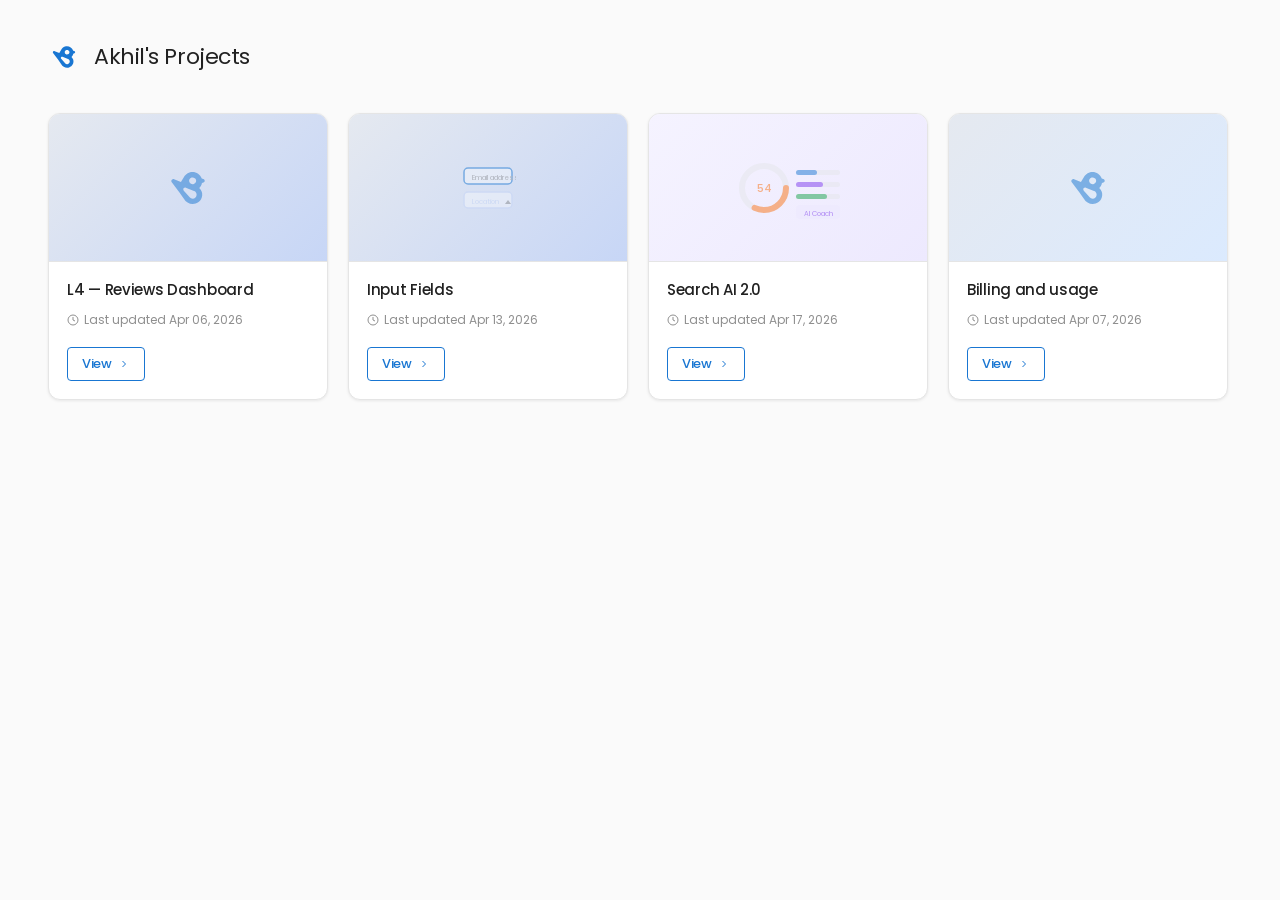
<file: index 2.html>
<!DOCTYPE html>
<html lang="en">
<head>
<meta charset="UTF-8"/>
<meta name="viewport" content="width=device-width, initial-scale=1.0"/>
<title>Akhil's Projects</title>
<link rel="preconnect" href="https://fonts.googleapis.com"/>
<link rel="preconnect" href="https://fonts.gstatic.com" crossorigin/>
<link rel="stylesheet" href="./ds-tokens.css"/>
<style>
*,*::before,*::after{box-sizing:border-box;margin:0;padding:0}
body{
  font-family:var(--ds-font-family);
  background:var(--ds-color-bg-page);
  min-height:100vh;
  color:var(--ds-color-text-primary);
}

/* ── HEADER ── */
.header{
  padding:40px 48px 0;
  display:flex;
  align-items:center;
  gap:14px;
}
.header-logo svg{display:block}
.header-title{
  font-size:22px;
  font-weight:400;
  letter-spacing:-0.44px;
  color:var(--ds-color-text-primary);
}

/* ── GRID ── */
.grid{
  padding:40px 48px 48px;
  display:flex;
  flex-wrap:wrap;
  gap:20px;
}

/* ── CARD ── */
.card{
  background:var(--ds-color-bg-surface);
  border:1px solid var(--ds-color-border);
  border-radius:var(--ds-radius-lg);
  width:280px;
  overflow:hidden;
  box-shadow:var(--ds-shadow-card);
  display:flex;
  flex-direction:column;
  transition:box-shadow 0.15s, border-color 0.15s;
}
.card:hover{
  box-shadow:0 4px 16px rgba(0,0,0,0.10);
  border-color:var(--ds-color-border-input);
}

.card-thumb{
  height:148px;
  background:var(--ds-color-rail-bg);
  display:flex;
  align-items:center;
  justify-content:center;
  border-bottom:1px solid var(--ds-color-border);
  overflow:hidden;
}
.card-thumb-l4{background:linear-gradient(135deg,#e5e9f0 0%,#c7d6f6 100%)}
.card-thumb-billing{background:linear-gradient(135deg,#e5e9f0 0%,#dbeafe 100%)}
.card-thumb svg{opacity:0.5}

.card-body{
  padding:16px 18px 18px;
  display:flex;
  flex-direction:column;
  gap:10px;
  flex:1;
}
.card-name{
  font-size:15px;
  font-weight:500;
  letter-spacing:-0.3px;
  color:var(--ds-color-text-primary);
}
.card-meta{
  font-size:12px;
  color:var(--ds-color-text-muted);
  letter-spacing:0;
  display:flex;
  align-items:center;
  gap:5px;
}
.card-meta svg{flex-shrink:0}

.card-footer{
  padding:0 18px 18px;
}
.view-btn{
  display:inline-flex;
  align-items:center;
  gap:6px;
  padding:6px 14px;
  border-radius:var(--ds-radius-sm);
  border:1px solid var(--ds-color-blue-100);
  background:transparent;
  font-size:13px;
  font-weight:500;
  letter-spacing:-0.26px;
  color:var(--ds-color-blue-100);
  cursor:pointer;
  text-decoration:none;
  font-family:var(--ds-font-family);
  transition:background 0.15s, color 0.15s;
}
.view-btn:hover{
  background:var(--ds-color-blue-100);
  color:#fff;
}
.view-btn svg{transition:stroke 0.15s}
.view-btn:hover svg{stroke:#fff}
</style>
</head>
<body>

  <header class="header">
    <div class="header-logo">
      <svg width="32" height="32" viewBox="0 0 28 28" fill="none" xmlns="http://www.w3.org/2000/svg">
        <path fill-rule="evenodd" clip-rule="evenodd" d="M17.6417 15.8029L17.6417 15.8027L17.6384 15.8014C17.5927 15.7816 17.5463 15.7632 17.4992 15.7463L12.7315 13.8611L12.7311 13.8618C12.6006 13.804 12.4564 13.7713 12.3044 13.7713C11.7231 13.7713 11.2518 14.2403 11.2518 14.8187C11.2518 15.0578 11.3332 15.2774 11.4688 15.4537L11.4681 15.4544L11.4764 15.4638C11.5005 15.4944 11.5259 15.524 11.5532 15.5517L14.9714 19.459L14.9715 19.4589C15.3977 19.9372 16.0196 20.2391 16.7125 20.2391C17.9972 20.2391 19.0387 19.2029 19.0387 17.9247C19.0387 16.9752 18.4638 16.1598 17.6417 15.8029M16.0713 7.92504C17.1523 7.58657 18.3171 8.14557 18.673 9.17345C19.0289 10.2013 18.4411 11.3088 17.36 11.6473C16.2791 11.9856 15.1142 11.4266 14.7583 10.3989C14.4025 9.37094 14.9903 8.26336 16.0713 7.92504M23.5537 9.17994C23.3965 8.95849 23.168 8.81665 22.9198 8.75419L22.9196 8.75053L21.9876 8.50627C21.9741 8.46262 21.9653 8.41842 21.9506 8.37481C20.9828 5.51383 17.8153 3.95809 14.8755 4.89999C13.3526 5.38783 12.1944 6.45242 11.5617 7.76098L9.87757 10.4368L5.88029 8.85972L5.87765 8.86265C5.62588 8.76042 5.33869 8.73796 5.05933 8.82742C4.44192 9.02534 4.10609 9.67275 4.30931 10.2738C4.33911 10.3616 4.38134 10.4416 4.42915 10.5168L4.4222 10.5248L8.59266 16.045C8.59643 16.05 8.59829 16.0555 8.60205 16.0603C8.60577 16.0655 8.61067 16.0695 8.61463 16.0746L11.5983 20.2565C12.9021 22.5847 15.7227 23.9859 18.4456 23.1135C21.3852 22.1718 22.984 19.089 22.0161 16.228C21.7148 15.3376 21.2002 14.5738 20.5458 13.9722C21.3708 13.1844 21.9306 12.1679 22.1398 11.0647L23.0412 10.8043L23.0406 10.7945C23.1205 10.7643 23.1987 10.7278 23.2723 10.6784C23.7751 10.3402 23.9012 9.66943 23.5537 9.17994" fill="#1976D2"/>
      </svg>
    </div>
    <h1 class="header-title">Akhil's Projects</h1>
  </header>

  <main class="grid">

    <!-- L4 Card -->
    <div class="card">
      <div class="card-thumb card-thumb-l4">
        <svg width="48" height="48" viewBox="0 0 28 28" fill="none" xmlns="http://www.w3.org/2000/svg">
          <path fill-rule="evenodd" clip-rule="evenodd" d="M17.6417 15.8029L17.6417 15.8027L17.6384 15.8014C17.5927 15.7816 17.5463 15.7632 17.4992 15.7463L12.7315 13.8611L12.7311 13.8618C12.6006 13.804 12.4564 13.7713 12.3044 13.7713C11.7231 13.7713 11.2518 14.2403 11.2518 14.8187C11.2518 15.0578 11.3332 15.2774 11.4688 15.4537L11.4681 15.4544L11.4764 15.4638C11.5005 15.4944 11.5259 15.524 11.5532 15.5517L14.9714 19.459L14.9715 19.4589C15.3977 19.9372 16.0196 20.2391 16.7125 20.2391C17.9972 20.2391 19.0387 19.2029 19.0387 17.9247C19.0387 16.9752 18.4638 16.1598 17.6417 15.8029M16.0713 7.92504C17.1523 7.58657 18.3171 8.14557 18.673 9.17345C19.0289 10.2013 18.4411 11.3088 17.36 11.6473C16.2791 11.9856 15.1142 11.4266 14.7583 10.3989C14.4025 9.37094 14.9903 8.26336 16.0713 7.92504M23.5537 9.17994C23.3965 8.95849 23.168 8.81665 22.9198 8.75419L22.9196 8.75053L21.9876 8.50627C21.9741 8.46262 21.9653 8.41842 21.9506 8.37481C20.9828 5.51383 17.8153 3.95809 14.8755 4.89999C13.3526 5.38783 12.1944 6.45242 11.5617 7.76098L9.87757 10.4368L5.88029 8.85972L5.87765 8.86265C5.62588 8.76042 5.33869 8.73796 5.05933 8.82742C4.44192 9.02534 4.10609 9.67275 4.30931 10.2738C4.33911 10.3616 4.38134 10.4416 4.42915 10.5168L4.4222 10.5248L8.59266 16.045C8.59643 16.05 8.59829 16.0555 8.60205 16.0603C8.60577 16.0655 8.61067 16.0695 8.61463 16.0746L11.5983 20.2565C12.9021 22.5847 15.7227 23.9859 18.4456 23.1135C21.3852 22.1718 22.984 19.089 22.0161 16.228C21.7148 15.3376 21.2002 14.5738 20.5458 13.9722C21.3708 13.1844 21.9306 12.1679 22.1398 11.0647L23.0412 10.8043L23.0406 10.7945C23.1205 10.7643 23.1987 10.7278 23.2723 10.6784C23.7751 10.3402 23.9012 9.66943 23.5537 9.17994" fill="#1976D2"/>
        </svg>
      </div>
      <div class="card-body">
        <div class="card-name">L4 — Reviews Dashboard</div>
        <div class="card-meta">
          <svg width="12" height="12" viewBox="0 0 24 24" fill="none" stroke="#8f8f8f" stroke-width="2"><circle cx="12" cy="12" r="10"/><polyline points="12 6 12 12 16 14"/></svg>
          Last updated Apr 06, 2026
        </div>
      </div>
      <div class="card-footer">
        <a class="view-btn" href="./L4/reviews_dashboard_v2.html">
          View
          <svg width="12" height="12" viewBox="0 0 24 24" fill="none" stroke="currentColor" stroke-width="2"><polyline points="9 18 15 12 9 6"/></svg>
        </a>
      </div>
    </div>

    <!-- Input Fields Card -->
    <div class="card">
      <div class="card-thumb" style="background:linear-gradient(135deg,#e5e9f0 0%,#c7d6f6 100%)">
        <svg width="56" height="48" viewBox="0 0 56 48" fill="none" xmlns="http://www.w3.org/2000/svg">
          <rect x="4" y="4" width="48" height="16" rx="4" fill="white" fill-opacity="0.7" stroke="#1976D2" stroke-width="1.5"/>
          <rect x="4" y="28" width="48" height="16" rx="4" fill="white" fill-opacity="0.7" stroke="#c7d6f6" stroke-width="1.5"/>
          <text x="12" y="16" font-family="Poppins,sans-serif" font-size="7" fill="#8f8f8f">Email address</text>
          <text x="12" y="40" font-family="Poppins,sans-serif" font-size="7" fill="#c7d6f6">Location</text>
          <polygon points="48,36 51,40 45,40" fill="#8f8f8f"/>
        </svg>
      </div>
      <div class="card-body">
        <div class="card-name">Input Fields</div>
        <div class="card-meta">
          <svg width="12" height="12" viewBox="0 0 24 24" fill="none" stroke="#8f8f8f" stroke-width="2"><circle cx="12" cy="12" r="10"/><polyline points="12 6 12 12 16 14"/></svg>
          Last updated Apr 13, 2026
        </div>
      </div>
      <div class="card-footer">
        <a class="view-btn" href="./input-fields.html">
          View
          <svg width="12" height="12" viewBox="0 0 24 24" fill="none" stroke="currentColor" stroke-width="2"><polyline points="9 18 15 12 9 6"/></svg>
        </a>
      </div>
    </div>

    <!-- Search AI 2.0 Card -->
    <div class="card">
      <div class="card-thumb" style="background:linear-gradient(135deg,#f5f3ff 0%,#ede9fe 100%)">
        <svg width="120" height="80" viewBox="0 0 120 80" fill="none" xmlns="http://www.w3.org/2000/svg">
          <!-- Donut -->
          <circle cx="36" cy="40" r="22" fill="none" stroke="#e5e7eb" stroke-width="6"/>
          <circle cx="36" cy="40" r="22" fill="none" stroke="#f97316" stroke-width="6"
            stroke-dasharray="75 125" stroke-dashoffset="31" stroke-linecap="round"/>
          <text x="36" y="44" text-anchor="middle" font-family="Poppins,sans-serif" font-size="11" font-weight="500" fill="#f97316">54</text>
          <!-- Bars -->
          <rect x="68" y="22" width="44" height="5" rx="2.5" fill="#e5e7eb"/>
          <rect x="68" y="22" width="21" height="5" rx="2.5" fill="#1976d2"/>
          <rect x="68" y="34" width="44" height="5" rx="2.5" fill="#e5e7eb"/>
          <rect x="68" y="34" width="27" height="5" rx="2.5" fill="#7c3aed"/>
          <rect x="68" y="46" width="44" height="5" rx="2.5" fill="#e5e7eb"/>
          <rect x="68" y="46" width="31" height="5" rx="2.5" fill="#16a34a"/>
          <!-- AI Coach tag -->
          <rect x="68" y="57" width="44" height="14" rx="4" fill="#ede9fe"/>
          <text x="90" y="68" text-anchor="middle" font-family="Poppins,sans-serif" font-size="7" fill="#7c3aed">AI Coach</text>
        </svg>
      </div>
      <div class="card-body">
        <div class="card-name">Search AI 2.0</div>
        <div class="card-meta">
          <svg width="12" height="12" viewBox="0 0 24 24" fill="none" stroke="#8f8f8f" stroke-width="2"><circle cx="12" cy="12" r="10"/><polyline points="12 6 12 12 16 14"/></svg>
          Last updated Apr 17, 2026
        </div>
      </div>
      <div class="card-footer">
        <a class="view-btn" href="./SearchAI/search_ai_overview.html">
          View
          <svg width="12" height="12" viewBox="0 0 24 24" fill="none" stroke="currentColor" stroke-width="2"><polyline points="9 18 15 12 9 6"/></svg>
        </a>
      </div>
    </div>

    <!-- Billing Card -->
    <div class="card">
      <div class="card-thumb card-thumb-billing">
        <svg width="48" height="48" viewBox="0 0 28 28" fill="none" xmlns="http://www.w3.org/2000/svg">
          <path fill-rule="evenodd" clip-rule="evenodd" d="M17.6417 15.8029L17.6417 15.8027L17.6384 15.8014C17.5927 15.7816 17.5463 15.7632 17.4992 15.7463L12.7315 13.8611L12.7311 13.8618C12.6006 13.804 12.4564 13.7713 12.3044 13.7713C11.7231 13.7713 11.2518 14.2403 11.2518 14.8187C11.2518 15.0578 11.3332 15.2774 11.4688 15.4537L11.4681 15.4544L11.4764 15.4638C11.5005 15.4944 11.5259 15.524 11.5532 15.5517L14.9714 19.459L14.9715 19.4589C15.3977 19.9372 16.0196 20.2391 16.7125 20.2391C17.9972 20.2391 19.0387 19.2029 19.0387 17.9247C19.0387 16.9752 18.4638 16.1598 17.6417 15.8029M16.0713 7.92504C17.1523 7.58657 18.3171 8.14557 18.673 9.17345C19.0289 10.2013 18.4411 11.3088 17.36 11.6473C16.2791 11.9856 15.1142 11.4266 14.7583 10.3989C14.4025 9.37094 14.9903 8.26336 16.0713 7.92504M23.5537 9.17994C23.3965 8.95849 23.168 8.81665 22.9198 8.75419L22.9196 8.75053L21.9876 8.50627C21.9741 8.46262 21.9653 8.41842 21.9506 8.37481C20.9828 5.51383 17.8153 3.95809 14.8755 4.89999C13.3526 5.38783 12.1944 6.45242 11.5617 7.76098L9.87757 10.4368L5.88029 8.85972L5.87765 8.86265C5.62588 8.76042 5.33869 8.73796 5.05933 8.82742C4.44192 9.02534 4.10609 9.67275 4.30931 10.2738C4.33911 10.3616 4.38134 10.4416 4.42915 10.5168L4.4222 10.5248L8.59266 16.045C8.59643 16.05 8.59829 16.0555 8.60205 16.0603C8.60577 16.0655 8.61067 16.0695 8.61463 16.0746L11.5983 20.2565C12.9021 22.5847 15.7227 23.9859 18.4456 23.1135C21.3852 22.1718 22.984 19.089 22.0161 16.228C21.7148 15.3376 21.2002 14.5738 20.5458 13.9722C21.3708 13.1844 21.9306 12.1679 22.1398 11.0647L23.0412 10.8043L23.0406 10.7945C23.1205 10.7643 23.1987 10.7278 23.2723 10.6784C23.7751 10.3402 23.9012 9.66943 23.5537 9.17994" fill="#1976D2"/>
        </svg>
      </div>
      <div class="card-body">
        <div class="card-name">Billing and usage</div>
        <div class="card-meta">
          <svg width="12" height="12" viewBox="0 0 24 24" fill="none" stroke="#8f8f8f" stroke-width="2"><circle cx="12" cy="12" r="10"/><polyline points="12 6 12 12 16 14"/></svg>
          Last updated Apr 07, 2026
        </div>
      </div>
      <div class="card-footer">
        <a class="view-btn" href="./Billing/billing_usage.html">
          View
          <svg width="12" height="12" viewBox="0 0 24 24" fill="none" stroke="currentColor" stroke-width="2"><polyline points="9 18 15 12 9 6"/></svg>
        </a>
      </div>
    </div>

  </main>

</body>
</html>
</file>
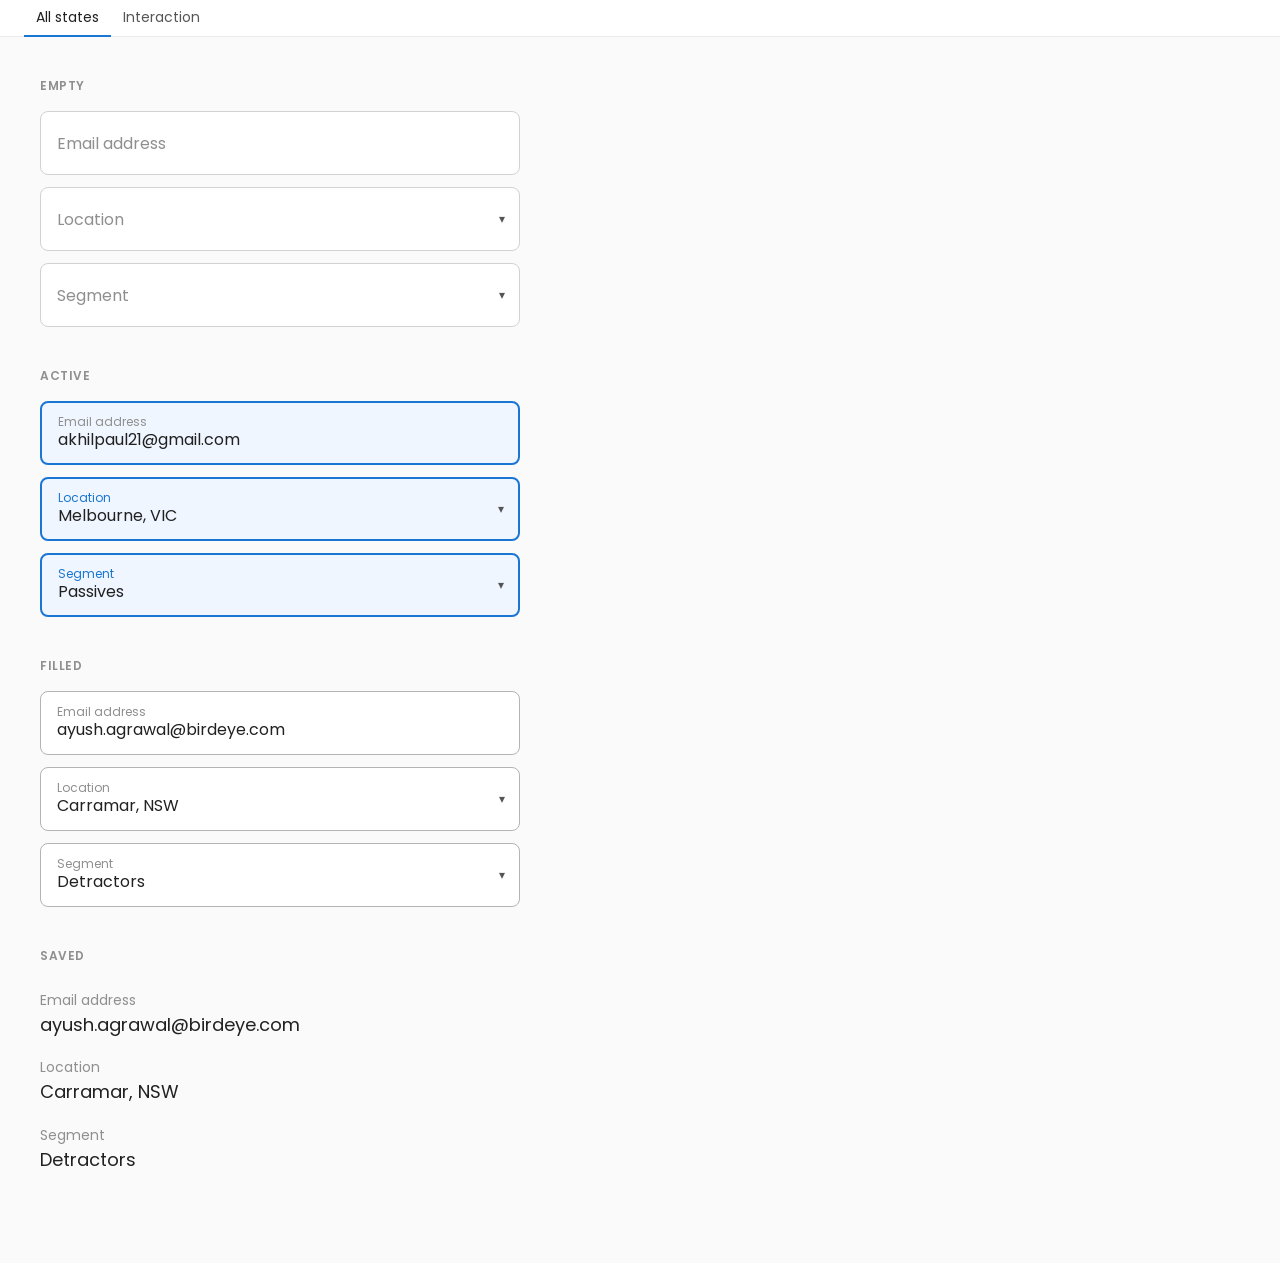
<file: input-fields.html>
<!DOCTYPE html>
<html lang="en">
<head>
<meta charset="UTF-8"/>
<meta name="viewport" content="width=device-width, initial-scale=1.0"/>
<title>Input Fields</title>
<link rel="preconnect" href="https://fonts.googleapis.com"/>
<link rel="preconnect" href="https://fonts.gstatic.com" crossorigin/>
<link rel="stylesheet" href="./ds-tokens.css"/>
<style>
*, *::before, *::after { box-sizing: border-box; margin: 0; padding: 0; }

body {
  font-family: var(--ds-font-family);
  background: var(--ds-color-bg-page);
  min-height: 100vh;
  color: var(--ds-color-text-primary);
  padding: 0;
}

/* ── TABS ── */
.tabs-bar {
  background: #fff;
  border-bottom: 1px solid rgb(234, 234, 234);
  display: flex;
  align-items: flex-end;
  padding: 0 24px;
  height: 37px;
}

.tab {
  height: 37px;
  display: flex;
  align-items: center;
  padding: 0 12px;
  font-size: 14px;
  font-weight: 400;
  color: rgb(85, 85, 85);
  cursor: pointer;
  border-bottom: 2px solid transparent;
  margin-bottom: -1px;
  user-select: none;
  white-space: nowrap;
}

.tab.tab--active {
  color: rgb(33, 33, 33);
  border-bottom-color: rgb(25, 118, 210);
}

/* ── TAB PANELS ── */
.tab-panel {
  display: none;
  padding: 40px;
}

.tab-panel.tab-panel--active {
  display: block;
}

.showcase {
  max-width: 480px;
}

/* Section label */
.section-label {
  font-size: 12px;
  font-weight: 600;
  letter-spacing: 0.5px;
  color: rgb(143, 143, 143);
  text-transform: uppercase;
  margin-bottom: 16px;
}

.field-group {
  display: flex;
  flex-direction: column;
  gap: 12px;
  margin-bottom: 40px;
}

/* ── BASE FIELD ── */
.field {
  position: relative;
  width: 100%;
  height: 64px;
  background: #fff;
  border: 1px solid rgb(210, 210, 210);
  border-radius: 8px;
  display: flex;
  align-items: center;
  padding: 0 16px;
  cursor: text;
}

/* Empty state placeholder */
.field--empty .field__placeholder {
  font-size: 16px;
  color: rgb(143, 143, 143);
  font-weight: 400;
  pointer-events: none;
  user-select: none;
}

/* Active (filled) state */
.field--active {
  border: 2px solid rgb(25, 118, 210);
  background: rgb(240, 246, 255);
  flex-direction: column;
  align-items: flex-start;
  justify-content: center;
  gap: 2px;
  padding: 10px 16px;
}

.field--active .field__label {
  font-size: 12px;
  color: rgb(143, 143, 143);
  font-weight: 400;
  line-height: 1;
}

.field--active.field--select .field__label {
  color: rgb(25, 118, 210);
}

.field--active .field__value {
  font-size: 16px;
  color: rgb(33, 33, 33);
  font-weight: 400;
  line-height: 1.3;
}

/* Dropdown chevron */
.field__chevron {
  position: absolute;
  right: 14px;
  top: 50%;
  transform: translateY(-50%);
  pointer-events: none;
  color: rgb(85, 85, 85);
  font-size: 12px;
}

/* Filled state — floating label + value, gray border, no blue tint */
.field--filled {
  border: 1px solid rgb(180, 180, 180);
  background: #fff;
  flex-direction: column;
  align-items: flex-start;
  justify-content: center;
  gap: 2px;
  padding: 10px 16px;
}

.field--filled .field__label {
  font-size: 12px;
  color: rgb(143, 143, 143);
  font-weight: 400;
  line-height: 1;
}

.field--filled .field__value {
  font-size: 16px;
  color: rgb(33, 33, 33);
  font-weight: 400;
  line-height: 1.3;
}

/* Saved state — borderless, label + value with bottom divider */
.saved-group {
  display: flex;
  flex-direction: column;
  margin-bottom: 40px;
}

.saved-field {
  padding: 12px 0;
}

.saved-field__label {
  font-size: 14px;
  color: rgb(143, 143, 143);
  font-weight: 400;
  line-height: 1;
  margin-bottom: 6px;
}

.saved-field__value {
  font-size: 18px;
  color: rgb(33, 33, 33);
  font-weight: 400;
  line-height: 1.3;
}

/* Native select/input reset */
.field__input {
  position: absolute;
  inset: 0;
  width: 100%;
  height: 100%;
  opacity: 0;
  cursor: pointer;
  border: none;
  background: transparent;
}

/* ── INTERACTIVE FIELD ── */
.ifield {
  position: relative;
  width: 100%;
  height: 64px;
  background: #fff;
  border: 1px solid rgb(210, 210, 210);
  border-radius: 8px;
  cursor: text;
  transition: border-color 0.15s ease, background 0.15s ease;
}

/* Floating label — starts as placeholder, animates up */
.ifield__label {
  position: absolute;
  left: 16px;
  top: 50%;
  transform: translateY(-50%);
  font-size: 16px;
  font-family: var(--ds-font-family);
  color: rgb(143, 143, 143);
  pointer-events: none;
  transition: top 0.15s ease, font-size 0.15s ease, color 0.15s ease, transform 0.15s ease;
}

/* Real text input */
.ifield__real-input {
  position: absolute;
  left: 16px;
  right: 16px;
  bottom: 10px;
  width: calc(100% - 32px);
  border: none;
  background: transparent;
  font-size: 16px;
  font-family: var(--ds-font-family);
  color: rgb(33, 33, 33);
  outline: none;
  opacity: 0;
  transition: opacity 0.1s ease;
}

/* Hidden native select — covers whole field for click capture */
.ifield__select {
  position: absolute;
  inset: 0;
  width: 100%;
  height: 100%;
  opacity: 0;
  cursor: pointer;
  border: none;
  background: transparent;
  font-size: 16px;
  font-family: var(--ds-font-family);
}

/* Displayed selected value */
.ifield__display {
  position: absolute;
  left: 16px;
  bottom: 10px;
  font-size: 16px;
  font-family: var(--ds-font-family);
  color: rgb(33, 33, 33);
  pointer-events: none;
  opacity: 0;
  transition: opacity 0.1s ease;
}

/* Chevron */
.ifield__chevron {
  position: absolute;
  right: 14px;
  top: 50%;
  transform: translateY(-50%);
  pointer-events: none;
  color: rgb(85, 85, 85);
  font-size: 12px;
}

/* ACTIVE state */
.ifield--active {
  border: 2px solid rgb(25, 118, 210);
  background: rgb(240, 246, 255);
}

.ifield--active .ifield__label {
  top: 14px;
  transform: translateY(0);
  font-size: 12px;
  color: rgb(143, 143, 143);
}

.ifield--active.ifield--select .ifield__label {
  color: rgb(25, 118, 210);
}

.ifield--active .ifield__real-input,
.ifield--active .ifield__display {
  opacity: 1;
}

/* FILLED state */
.ifield--filled {
  border: 1px solid rgb(180, 180, 180);
  background: #fff;
}

.ifield--filled .ifield__label {
  top: 14px;
  transform: translateY(0);
  font-size: 12px;
  color: rgb(143, 143, 143);
}

.ifield--filled .ifield__real-input,
.ifield--filled .ifield__display {
  opacity: 1;
}
</style>
</head>
<body>

<!-- TABS BAR -->
<div class="tabs-bar">
  <div class="tab tab--active" onclick="switchTab('all-states')">All states</div>
  <div class="tab" onclick="switchTab('interaction')">Interaction</div>
</div>

<!-- ALL STATES PANEL -->
<div class="tab-panel tab-panel--active" id="panel-all-states">
<div class="showcase">

  <!-- EMPTY -->
  <div class="section-label">Empty</div>
  <div class="field-group">

    <!-- Text input — empty -->
    <div class="field field--empty">
      <span class="field__placeholder">Email address</span>
    </div>

    <!-- Select — empty -->
    <div class="field field--empty field--select">
      <span class="field__placeholder">Location</span>
      <span class="field__chevron">▾</span>
    </div>

    <!-- Select — empty -->
    <div class="field field--empty field--select">
      <span class="field__placeholder">Segment</span>
      <span class="field__chevron">▾</span>
    </div>

  </div>

  <!-- ACTIVE -->
  <div class="section-label">Active</div>
  <div class="field-group">

    <!-- Text input — active/filled -->
    <div class="field field--active">
      <span class="field__label">Email address</span>
      <span class="field__value">akhilpaul21@gmail.com</span>
    </div>

    <!-- Select — active/filled -->
    <div class="field field--active field--select">
      <span class="field__label">Location</span>
      <span class="field__value">Melbourne, VIC</span>
      <span class="field__chevron">▾</span>
    </div>

    <!-- Select — active/filled -->
    <div class="field field--active field--select">
      <span class="field__label">Segment</span>
      <span class="field__value">Passives</span>
      <span class="field__chevron">▾</span>
    </div>

  </div>


  <!-- FILLED -->
  <div class="section-label">Filled</div>
  <div class="field-group">

    <!-- Text input — filled -->
    <div class="field field--filled">
      <span class="field__label">Email address</span>
      <span class="field__value">ayush.agrawal@birdeye.com</span>
    </div>

    <!-- Select — filled -->
    <div class="field field--filled field--select">
      <span class="field__label">Location</span>
      <span class="field__value">Carramar, NSW</span>
      <span class="field__chevron">▾</span>
    </div>

    <!-- Select — filled -->
    <div class="field field--filled field--select">
      <span class="field__label">Segment</span>
      <span class="field__value">Detractors</span>
      <span class="field__chevron">▾</span>
    </div>

  </div>

  <!-- SAVED -->
  <div class="section-label">Saved</div>
  <div class="saved-group">

    <div class="saved-field">
      <div class="saved-field__label">Email address</div>
      <div class="saved-field__value">ayush.agrawal@birdeye.com</div>
    </div>

    <div class="saved-field">
      <div class="saved-field__label">Location</div>
      <div class="saved-field__value">Carramar, NSW</div>
    </div>

    <div class="saved-field">
      <div class="saved-field__label">Segment</div>
      <div class="saved-field__value">Detractors</div>
    </div>

  </div>

</div>
</div><!-- /panel-all-states -->

<!-- INTERACTION PANEL -->
<div class="tab-panel" id="panel-interaction">
  <div class="showcase">
    <div class="field-group">

      <!-- Email address — interactive text input -->
      <div class="ifield" id="ifield-email">
        <label class="ifield__label" for="input-email">Email address</label>
        <input
          class="ifield__real-input"
          id="input-email"
          type="email"
          autocomplete="off"
        />
      </div>

      <!-- Location — interactive dropdown -->
      <div class="ifield ifield--select" id="ifield-location">
        <label class="ifield__label" for="input-location">Location</label>
        <span class="ifield__display" id="display-location"></span>
        <select class="ifield__select" id="input-location">
          <option value="" disabled selected></option>
          <option>Melbourne, VIC</option>
          <option>Carramar, NSW</option>
          <option>Sydney, NSW</option>
          <option>Brisbane, QLD</option>
          <option>Perth, WA</option>
        </select>
        <span class="ifield__chevron">▾</span>
      </div>

    </div>
  </div>
</div>

<script>
function switchTab(name) {
  document.querySelectorAll('.tab').forEach(t => t.classList.remove('tab--active'));
  document.querySelectorAll('.tab-panel').forEach(p => p.classList.remove('tab-panel--active'));
  document.querySelector('[onclick="switchTab(\'' + name + '\')"]').classList.add('tab--active');
  document.getElementById('panel-' + name).classList.add('tab-panel--active');
}

// ── Interactive text input ──
const emailField = document.getElementById('ifield-email');
const emailInput = document.getElementById('input-email');

emailField.addEventListener('click', () => emailInput.focus());

emailInput.addEventListener('focus', () => {
  emailField.classList.remove('ifield--filled');
  emailField.classList.add('ifield--active');
});

emailInput.addEventListener('blur', () => {
  emailField.classList.remove('ifield--active');
  if (emailInput.value.trim()) {
    emailField.classList.add('ifield--filled');
  }
});

// ── Interactive dropdown ──
const locationField = document.getElementById('ifield-location');
const locationSelect = document.getElementById('input-location');
const locationDisplay = document.getElementById('display-location');

locationSelect.addEventListener('focus', () => {
  locationField.classList.remove('ifield--filled');
  locationField.classList.add('ifield--active');
});

locationSelect.addEventListener('change', () => {
  locationDisplay.textContent = locationSelect.options[locationSelect.selectedIndex].text;
});

locationSelect.addEventListener('blur', () => {
  locationField.classList.remove('ifield--active');
  if (locationSelect.value) {
    locationField.classList.add('ifield--filled');
  }
});
</script>
</body>
</html>
</file>
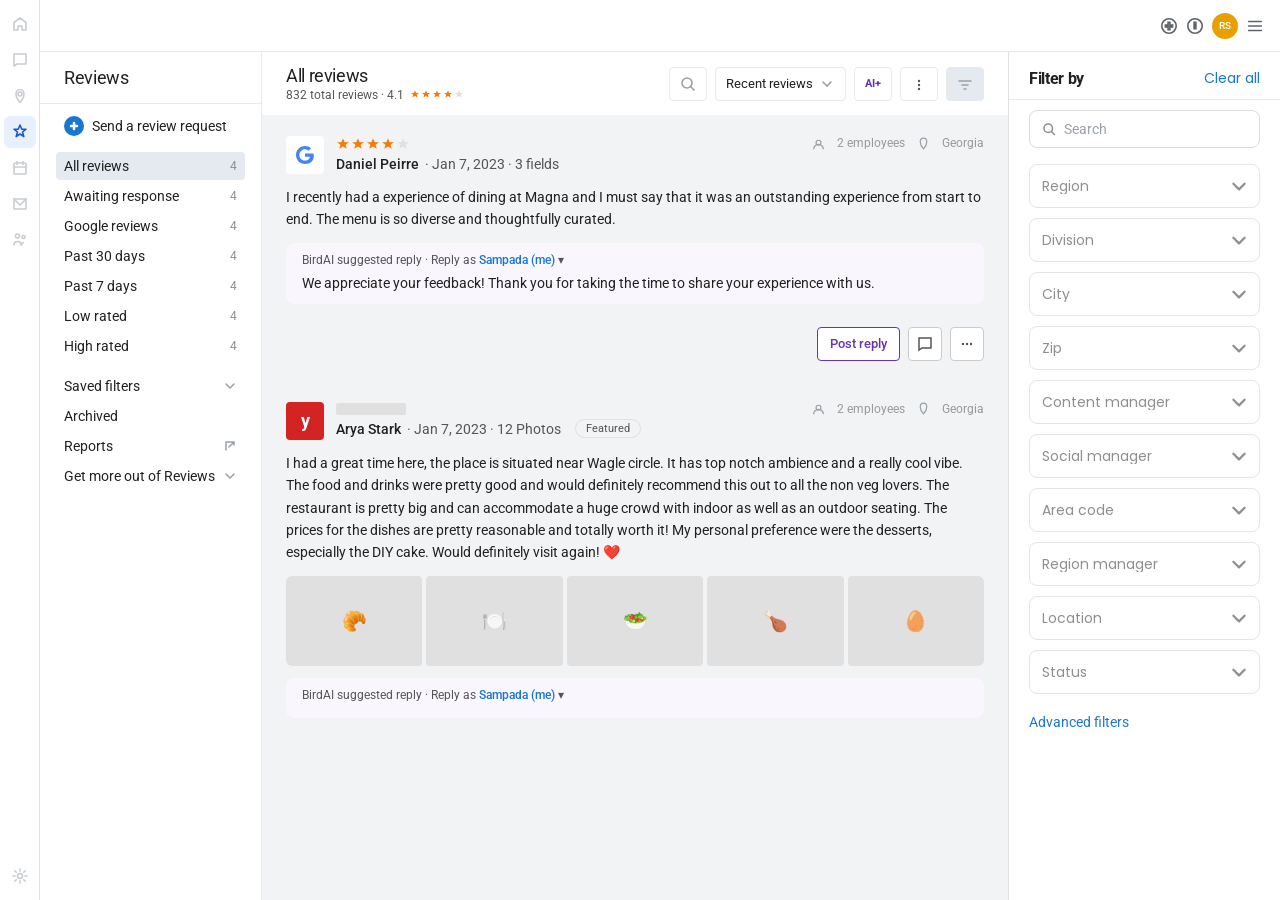
<file: listing-filters.html>
<!DOCTYPE html>
<html lang="en">
<head>
<meta charset="UTF-8"/>
<title>Listings — Reviews — New Filter</title>
<link href="https://fonts.googleapis.com/css2?family=Poppins:wght@400;500&family=Roboto:wght@300;400;500;700&display=swap" rel="stylesheet"/>
<style>
*{box-sizing:border-box;margin:0;padding:0;}
body{font-family:'Roboto',sans-serif;background:#f1f3f4;height:100vh;overflow:hidden;display:flex;}

/* ── L1 Rail ── */
.rail{width:40px;background:#fff;border-right:1px solid #e0e0e0;display:flex;flex-direction:column;align-items:center;padding:8px 0;gap:4px;flex-shrink:0;}
.ri{width:32px;height:32px;border-radius:6px;display:flex;align-items:center;justify-content:center;cursor:pointer;}
.ri:hover{background:#f1f3f4;}
.ri.active{background:#e8f0fe;}
.ri svg{width:16px;height:16px;stroke:currentColor;fill:none;stroke-width:1.6;stroke-linecap:round;stroke-linejoin:round;}
.ri{color:#c8cdd2;}
.ri.active{color:#1957d2;}

/* ── Layout ── */
.shell{flex:1;display:flex;flex-direction:column;overflow:hidden;}
.top-nav{height:52px;background:#fff;border-bottom:1px solid #eaeaea;display:flex;align-items:center;justify-content:flex-end;padding:0 16px;gap:8px;flex-shrink:0;}
.top-nav .av{width:26px;height:26px;border-radius:50%;background:#e8a000;display:flex;align-items:center;justify-content:center;font-size:10px;font-weight:500;color:#fff;}
.top-nav svg{width:18px;height:18px;stroke:#5f6368;fill:none;stroke-width:1.8;stroke-linecap:round;cursor:pointer;}

.body{flex:1;display:flex;overflow:hidden;}

/* ── L2 Nav ── */
.l2{width:222px;background:#fff;border-right:1px solid #eaeaea;flex-shrink:0;display:flex;flex-direction:column;}
.l2-title{height:52px;display:flex;align-items:center;padding:0 24px;font-size:18px;color:#212121;border-bottom:1px solid #eaeaea;letter-spacing:-0.36px;}
.l2-body{padding:8px 16px;display:flex;flex-direction:column;gap:2px;overflow-y:auto;}
.l2-add{height:28px;display:flex;align-items:center;padding:0 8px;gap:8px;cursor:pointer;font-size:14px;color:#212121;}
.l2-add .plus{width:20px;height:20px;background:#1976d2;border-radius:50%;display:flex;align-items:center;justify-content:center;flex-shrink:0;}
.l2-add .plus svg{width:10px;height:10px;stroke:#fff;fill:none;stroke-width:2.5;stroke-linecap:round;}
.l2-item{height:28px;border-radius:4px;display:flex;align-items:center;padding:0 8px;gap:8px;font-size:14px;color:#212121;cursor:pointer;justify-content:space-between;}
.l2-item:hover{background:#f5f5f5;}
.l2-item.active{background:#e5e9f0;}
.l2-item .cnt{font-size:12px;color:#8f8f8f;}
.l2-item svg{width:14px;height:14px;stroke:#9aa0a6;fill:none;stroke-width:1.5;stroke-linecap:round;}
.l2-sep{height:8px;}

/* ── Main ── */
.main{flex:1;display:flex;flex-direction:column;overflow:hidden;min-width:0;}
.page-header{height:64px;background:#fff;border-bottom:1px solid #f1f3f4;display:flex;align-items:center;padding:0 24px;gap:16px;flex-shrink:0;}
.page-header .left{flex:1;}
.page-header h1{font-size:18px;font-weight:400;color:#212121;letter-spacing:-0.36px;margin-bottom:2px;}
.page-header .meta{font-size:12px;color:#555;display:flex;align-items:center;gap:6px;}
.stars{display:flex;gap:1px;}
.star{width:10px;height:10px;}
.ctas{display:flex;gap:8px;}
.cta-btn{height:34px;border:1px solid #e5e9f0;border-radius:4px;display:flex;align-items:center;padding:0 10px;gap:6px;font-size:13px;color:#212121;background:#fff;cursor:pointer;font-family:'Roboto',sans-serif;}
.cta-btn svg{width:16px;height:16px;stroke:#9aa0a6;fill:none;stroke-width:1.6;stroke-linecap:round;}
.cta-btn.active-btn{background:#e5e9f0;border-color:#e5e9f0;}
.cta-btn .ai{font-size:11px;font-weight:700;color:#6834b7;}

.feed{flex:1;overflow-y:auto;padding:0;}

/* ── Review Card ── */
.review-card{padding:20px 24px;border-bottom:1px solid #f1f3f4;}
.review-top{display:flex;align-items:flex-start;justify-content:space-between;margin-bottom:12px;}
.review-info{display:flex;align-items:center;gap:12px;}
.platform-logo{width:38px;height:38px;border-radius:4px;display:flex;align-items:center;justify-content:center;flex-shrink:0;overflow:hidden;}
.review-stars{display:flex;gap:1px;margin-bottom:4px;}
.rs{width:14px;height:14px;}
.reviewer{font-size:14px;color:#555;display:flex;align-items:center;gap:6px;}
.reviewer strong{color:#212121;font-weight:500;}
.review-meta-right{font-size:12px;color:#999;display:flex;gap:12px;align-items:center;}
.review-meta-right svg{width:13px;height:13px;stroke:#9aa0a6;fill:none;stroke-width:1.5;}
.review-text{font-size:14px;color:#212121;line-height:1.6;margin-bottom:12px;}
.birdai-reply{background:#f9f7fd;border-radius:8px;padding:10px 16px;margin-bottom:12px;}
.birdai-reply .ba-label{font-size:12px;color:#555;margin-bottom:6px;}
.birdai-reply .ba-label a{color:#1976d2;font-weight:500;text-decoration:none;}
.birdai-reply .ba-text{font-size:14px;color:#212121;line-height:1.5;}
.review-actions{display:flex;align-items:center;justify-content:flex-end;gap:8px;padding-top:10px;border-top:1px solid #f1f3f4;}
.action-btn{height:34px;padding:0 12px;border:1px solid #6834b7;border-radius:4px;background:#fff;font-size:13px;font-weight:500;color:#6834b7;cursor:pointer;font-family:'Roboto',sans-serif;}
.icon-btn{width:34px;height:34px;border:1px solid #ccc;border-radius:4px;background:#fff;display:flex;align-items:center;justify-content:center;cursor:pointer;}
.icon-btn svg{width:16px;height:16px;stroke:#555;fill:none;stroke-width:1.5;stroke-linecap:round;}
.photo-grid{display:flex;gap:4px;margin-bottom:12px;border-radius:6px;overflow:hidden;}
.photo-slot{flex:1;height:90px;background:#e0e0e0;border-radius:4px;display:flex;align-items:center;justify-content:center;font-size:20px;}
.featured-badge{background:#f1f3f4;border:1px solid #e0e0e0;border-radius:20px;padding:2px 10px;font-size:11px;color:#555;margin-left:8px;}

/* ════════════════════════════════════
   FILTER PANEL — Aero DS floating labels (Poppins)
   ════════════════════════════════════ */
.filter-panel{
  width:272px;background:#fff;border-left:1px solid #e0e0e0;flex-shrink:0;
  display:flex;flex-direction:column;overflow-y:auto;
  font-family:'Poppins',sans-serif;
}

.fp-head{display:flex;align-items:center;justify-content:space-between;padding:16px 20px 10px;border-bottom:1px solid #eaeaea;flex-shrink:0;}
.fp-title{font-size:16px;font-weight:700;color:#212121;letter-spacing:-0.32px;font-family:'Roboto',sans-serif;}
.fp-head-right{display:flex;align-items:center;gap:8px;}
.fp-clear{font-size:14px;font-weight:400;color:#1976d2;cursor:pointer;user-select:none;}
.fp-clear:hover{text-decoration:underline;}
.fp-cbadge{
  background:#1976d2;color:#fff;font-size:11px;font-weight:500;
  min-width:18px;height:18px;border-radius:9px;
  display:none;align-items:center;justify-content:center;padding:0 5px;
}
.fp-cbadge.is-visible{display:inline-flex;}

/* unchanged per spec */
.fp-search{display:flex;align-items:center;gap:8px;border:1px solid #dadce0;border-radius:8px;padding:0 12px;height:38px;margin:10px 20px 8px;flex-shrink:0;font-family:'Roboto',sans-serif;}
.fp-search svg{width:14px;height:14px;stroke:#8f8f8f;fill:none;stroke-width:2;stroke-linecap:round;flex-shrink:0;}
.fp-search span{font-size:14px;color:#9aa0a6;}

.fp-list{display:flex;flex-direction:column;gap:10px;padding:8px 20px 16px;}

/* —— Floating filter field —— */
.ff{position:relative;}
.ff-field{
  position:relative;
  min-height:44px;
  border:1px solid #e5e5e5;border-radius:8px;background:#fff;
  display:flex;align-items:stretch;
  cursor:pointer;transition:border-color .15s ease;
  padding:0 36px 0 12px;
}
.ff:not(.ff-filled):not(.ff-open) .ff-field{height:44px;}
.ff.ff-filled .ff-field,.ff.ff-open .ff-field{height:auto;min-height:44px;padding-top:8px;padding-bottom:8px;}
.ff-field:hover{border-color:#d0d0d0;}
.ff.ff-open .ff-field{border-color:#1976d2;}
.ff.ff-filled .ff-field{border-color:#e5e5e5;}
.ff.ff-filled.ff-open .ff-field{border-color:#1976d2;}

.ff-inner{
  flex:1;min-width:0;display:flex;flex-direction:column;justify-content:center;
  position:relative;padding:0;
}
/* Resting label (inside field, empty + closed) */
.ff-rest{
  font-size:14px;font-weight:400;color:#8f8f8f;line-height:1.2;
  white-space:nowrap;overflow:hidden;text-overflow:ellipsis;
  pointer-events:none;
}
.ff.ff-open .ff-rest,.ff.ff-filled .ff-rest{display:none;}
/* Floating label (open or filled) */
.ff-float{
  display:none;
  font-size:10px;font-weight:500;color:#1976d2;line-height:1.2;
  margin-bottom:2px;padding:0;
}
.ff.ff-open .ff-float,.ff.ff-filled .ff-float{display:block;}
.ff:not(.ff-filled):not(.ff-open) .ff-float{display:none!important;}
/* When open but not filled, still show float */
.ff.ff-open:not(.ff-filled) .ff-float{display:block;}
.ff.ff-open:not(.ff-filled) .ff-inner{justify-content:flex-start;min-height:0;}

.ff:not(.ff-filled):not(.ff-open) .ff-inner{
  justify-content:center;min-height:100%;
}

.ff-value{
  display:none;
  font-size:14px;font-weight:400;color:#212121;line-height:1.25;
  white-space:nowrap;overflow:hidden;text-overflow:ellipsis;
}
.ff.ff-filled .ff-value{display:block;}

.ff-chv{
  position:absolute;right:10px;top:50%;transform:translateY(-50%);
  width:20px;height:20px;display:flex;align-items:center;justify-content:center;
  pointer-events:none;color:#8f8f8f;
}
.ff-chv svg{width:18px;height:18px;stroke:currentColor;fill:none;stroke-width:2;stroke-linecap:round;stroke-linejoin:round;display:block;}
.ff.ff-open .ff-chv{transform:translateY(-50%) rotate(180deg);color:#1976d2;}

.ff-clear{
  position:absolute;right:32px;top:50%;transform:translateY(-50%);
  width:28px;height:28px;border:none;background:transparent;cursor:pointer;
  display:none;align-items:center;justify-content:center;padding:0;color:#8f8f8f;border-radius:4px;
}
.ff-clear:hover{background:#f5f5f5;color:#212121;}
.ff-clear svg{width:12px;height:12px;stroke:currentColor;fill:none;stroke-width:2;stroke-linecap:round;}
.ff.ff-filled .ff-clear{display:flex;}
.ff.ff-filled.ff-open .ff-clear{right:32px;}

/* Dropdown */
.ff-drop{
  display:none;margin-top:4px;border:1px solid #e5e5e5;border-radius:8px;background:#fff;
  box-shadow:0 4px 12px rgba(0,0,0,.08);overflow:hidden;z-index:4;
}
.ff.ff-open .ff-drop{display:block;}

.ff-loc-search-wrap{
  display:none;padding:8px 10px 0;border-bottom:1px solid #f0f0f0;
}
.ff[data-has-loc-search="1"] .ff-loc-search-wrap{display:block;}
.ff-loc-search{
  display:flex;align-items:center;gap:8px;border:1px solid #e5e5e5;border-radius:8px;
  padding:0 10px;height:36px;margin-bottom:8px;
}
.ff-loc-search svg{width:14px;height:14px;stroke:#8f8f8f;flex-shrink:0;}
.ff-loc-search input{
  border:none;outline:none;flex:1;font-family:'Poppins',sans-serif;font-size:13px;color:#212121;background:transparent;
}
.ff-loc-search input::placeholder{color:#8f8f8f;}

.cb-list{max-height:200px;overflow-y:auto;padding:4px 0;}
.cb-row{
  display:flex;align-items:center;gap:10px;padding:8px 12px;cursor:pointer;
}
.cb-row:hover{background:#f8f9fa;}
.cb-row.is-checked{background:#ecf5fd;}
.cb{
  width:18px;height:18px;border-radius:3px;border:1px solid #e5e5e5;
  display:flex;align-items:center;justify-content:center;flex-shrink:0;background:#fff;
}
.cb.on{background:#1976d2;border-color:#1976d2;}
.cb svg{display:none;width:10px;height:10px;stroke:#fff;fill:none;stroke-width:2.5;stroke-linecap:round;stroke-linejoin:round;}
.cb.on svg{display:block;}
.cb-lbl{font-size:14px;color:#212121;flex:1;}
.cb-row.is-checked .cb-lbl{color:#1976d2;font-weight:500;}

.ff-foot{display:flex;justify-content:flex-end;padding:8px 12px;border-top:1px solid #eaeaea;background:#fafafa;}
.apply-btn{
  background:#1976d2;color:#fff;font-family:'Poppins',sans-serif;font-size:13px;font-weight:500;
  padding:8px 20px;border:none;border-radius:4px;cursor:pointer;
}
.apply-btn:hover{filter:brightness(1.05);}
.apply-btn:active{filter:brightness(.95);}

.fp-see-all{font-size:14px;color:#1976d2;cursor:pointer;padding:4px 20px 12px;display:block;font-family:'Roboto',sans-serif;}

/* Google G SVG */
.g-logo{width:38px;height:38px;}
.yelp-logo{width:38px;height:38px;background:#d32323;border-radius:4px;display:flex;align-items:center;justify-content:center;font-size:18px;font-weight:700;color:#fff;}
</style>
</head>
<body>

<!-- L1 Rail -->
<div class="rail">
  <div class="ri"><svg viewBox="0 0 16 16"><path d="M2 6.5L8 2l6 4.5V14h-4v-4H6v4H2z"/></svg></div>
  <div class="ri"><svg viewBox="0 0 16 16"><path d="M2 2h12v10H5L2 14z"/></svg></div>
  <div class="ri"><svg viewBox="0 0 16 16"><path d="M8 1.5C5.5 1.5 4 3.5 4 6c0 4 4 8.5 4 8.5S12 10 12 6c0-2.5-1.5-4.5-4-4.5ZM8 8a2 2 0 100-4 2 2 0 000 4Z"/></svg></div>
  <div class="ri active"><svg viewBox="0 0 16 16"><path d="M8 1l1.8 4.2H14L10.5 8l1.3 4.5L8 10 4.2 12.5 5.5 8 2 5.2h4.2z"/></svg></div>
  <div class="ri"><svg viewBox="0 0 16 16"><rect x="2" y="3" width="12" height="11" rx="1"/><path d="M2 7h12M5 1.5v3M11 1.5v3"/></svg></div>
  <div class="ri"><svg viewBox="0 0 16 16"><path d="M2 3h12v10H2z"/><path d="M2 3l6 6 6-6"/></svg></div>
  <div class="ri"><svg viewBox="0 0 16 16"><circle cx="5.5" cy="4" r="2"/><path d="M2 13c0-2 1.5-3.5 3.5-3.5S9 11 9 13"/><circle cx="11.5" cy="5" r="1.5"/><path d="M9.5 13c0-1.5 1-2.5 2-2.5"/></svg></div>
  <div style="flex:1"></div>
  <div class="ri"><svg viewBox="0 0 16 16"><circle cx="8" cy="8" r="2.5"/><path d="M8 1v2M8 13v2M1 8h2M13 8h2M2.9 2.9l1.4 1.4M11.7 11.7l1.4 1.4M2.9 13.1l1.4-1.4M11.7 4.3l1.4-1.4"/></svg></div>
</div>

<div class="shell">
  <!-- Top Nav -->
  <div class="top-nav">
    <svg viewBox="0 0 20 20"><path d="M10 2a8 8 0 100 16A8 8 0 0010 2zm4 9h-3v3H9v-3H6V9h3V6h2v3h3v2z"/></svg>
    <svg viewBox="0 0 20 20"><path d="M10 2a8 8 0 100 16A8 8 0 0010 2zm1 11H9v-2h2v2zm0-4H9V6h2v3z"/></svg>
    <div class="av">RS</div>
    <svg viewBox="0 0 20 20"><path d="M3 5h14M3 10h14M3 15h14" stroke-width="1.8"/></svg>
  </div>

  <div class="body">
    <!-- L2 Nav -->
    <div class="l2">
      <div class="l2-title">Reviews</div>
      <div class="l2-body">
        <div class="l2-add">
          <div class="plus"><svg viewBox="0 0 10 10"><line x1="5" y1="2" x2="5" y2="8"/><line x1="2" y1="5" x2="8" y2="5"/></svg></div>
          Send a review request
        </div>
        <div class="l2-sep"></div>
        <div class="l2-item active"><span>All reviews</span><span class="cnt">4</span></div>
        <div class="l2-item"><span>Awaiting response</span><span class="cnt">4</span></div>
        <div class="l2-item"><span>Google reviews</span><span class="cnt">4</span></div>
        <div class="l2-item"><span>Past 30 days</span><span class="cnt">4</span></div>
        <div class="l2-item"><span>Past 7 days</span><span class="cnt">4</span></div>
        <div class="l2-item"><span>Low rated</span><span class="cnt">4</span></div>
        <div class="l2-item"><span>High rated</span><span class="cnt">4</span></div>
        <div class="l2-sep"></div>
        <div class="l2-item"><span>Saved filters</span><svg viewBox="0 0 14 14"><polyline points="3 5 7 9 11 5"/></svg></div>
        <div class="l2-item"><span>Archived</span></div>
        <div class="l2-item"><span>Reports</span><svg viewBox="0 0 14 14"><path d="M3 11V3h8M8 3l3 0v3M6 8l5-5"/></svg></div>
        <div class="l2-item"><span>Get more out of Reviews</span><svg viewBox="0 0 14 14"><polyline points="3 5 7 9 11 5"/></svg></div>
      </div>
    </div>

    <!-- Main Content -->
    <div class="main">
      <!-- Page Header -->
      <div class="page-header">
        <div class="left">
          <h1>All reviews</h1>
          <div class="meta">
            832 total reviews · 4.1
            <div class="stars">
              <svg class="star" viewBox="0 0 10 10"><path d="M5 0.5l1.2 2.6H9L6.8 4.8l.8 2.7L5 6l-2.6 1.5.8-2.7L1 3.1h2.8z" fill="#f57c00"/></svg>
              <svg class="star" viewBox="0 0 10 10"><path d="M5 0.5l1.2 2.6H9L6.8 4.8l.8 2.7L5 6l-2.6 1.5.8-2.7L1 3.1h2.8z" fill="#f57c00"/></svg>
              <svg class="star" viewBox="0 0 10 10"><path d="M5 0.5l1.2 2.6H9L6.8 4.8l.8 2.7L5 6l-2.6 1.5.8-2.7L1 3.1h2.8z" fill="#f57c00"/></svg>
              <svg class="star" viewBox="0 0 10 10"><path d="M5 0.5l1.2 2.6H9L6.8 4.8l.8 2.7L5 6l-2.6 1.5.8-2.7L1 3.1h2.8z" fill="#f57c00"/></svg>
              <svg class="star" viewBox="0 0 10 10"><path d="M5 0.5l1.2 2.6H9L6.8 4.8l.8 2.7L5 6l-2.6 1.5.8-2.7L1 3.1h2.8z" fill="#e0e0e0"/></svg>
            </div>
          </div>
        </div>
        <div class="ctas">
          <button class="cta-btn"><svg viewBox="0 0 16 16"><circle cx="7" cy="7" r="5"/><line x1="11" y1="11" x2="14" y2="14"/></svg></button>
          <button class="cta-btn">Recent reviews <svg viewBox="0 0 16 16"><polyline points="4 6 8 10 12 6"/></svg></button>
          <button class="cta-btn"><span class="ai">AI+</span></button>
          <button class="cta-btn"><svg viewBox="0 0 16 16"><circle cx="8" cy="5" r="1.2" fill="#555" stroke="none"/><circle cx="8" cy="9" r="1.2" fill="#555" stroke="none"/><circle cx="8" cy="13" r="1.2" fill="#555" stroke="none"/></svg></button>
          <button class="cta-btn active-btn"><svg viewBox="0 0 16 16"><line x1="2" y1="5" x2="14" y2="5"/><line x1="5" y1="9" x2="11" y2="9"/><line x1="7" y1="13" x2="9" y2="13"/></svg></button>
        </div>
      </div>

      <!-- Reviews Feed -->
      <div class="feed">
        <!-- Review 1 — Google -->
        <div class="review-card">
          <div class="review-top">
            <div class="review-info">
              <svg class="g-logo" viewBox="0 0 38 38"><rect width="38" height="38" rx="4" fill="#fff"/><path d="M19 17.5h8.5c.2.8.3 1.6.3 2.5 0 4.7-3.2 8-8.8 8-5 0-9-4-9-9s4-9 9-9c2.4 0 4.5.9 6 2.3l-2.4 2.4c-.9-.8-2.2-1.4-3.6-1.4-3.1 0-5.6 2.5-5.6 5.6s2.5 5.6 5.6 5.6c3.5 0 4.8-2.5 5-3.8H19v-3.2z" fill="#4285f4"/></svg>
              <div>
                <div class="review-stars">
                  <svg class="rs" viewBox="0 0 14 14"><path d="M7 0.5l1.7 3.8H13L9.5 6.8l1.3 4L7 8.5l-3.8 2.3 1.3-4L1 4.3h4.3z" fill="#f57c00"/></svg>
                  <svg class="rs" viewBox="0 0 14 14"><path d="M7 0.5l1.7 3.8H13L9.5 6.8l1.3 4L7 8.5l-3.8 2.3 1.3-4L1 4.3h4.3z" fill="#f57c00"/></svg>
                  <svg class="rs" viewBox="0 0 14 14"><path d="M7 0.5l1.7 3.8H13L9.5 6.8l1.3 4L7 8.5l-3.8 2.3 1.3-4L1 4.3h4.3z" fill="#f57c00"/></svg>
                  <svg class="rs" viewBox="0 0 14 14"><path d="M7 0.5l1.7 3.8H13L9.5 6.8l1.3 4L7 8.5l-3.8 2.3 1.3-4L1 4.3h4.3z" fill="#f57c00"/></svg>
                  <svg class="rs" viewBox="0 0 14 14"><path d="M7 0.5l1.7 3.8H13L9.5 6.8l1.3 4L7 8.5l-3.8 2.3 1.3-4L1 4.3h4.3z" fill="#e0e0e0"/></svg>
                </div>
                <div class="reviewer"><strong>Daniel Peirre</strong> · Jan 7, 2023 · 3 fields</div>
              </div>
            </div>
            <div class="review-meta-right">
              <svg viewBox="0 0 16 16"><circle cx="8" cy="7" r="3"/><path d="M2 15c0-3.3 2.7-6 6-6s6 2.7 6 6"/></svg> 2 employees
              <svg viewBox="0 0 16 16"><path d="M8 1.5C5.5 1.5 4 3.5 4 6c0 4 4 8.5 4 8.5S12 10 12 6c0-2.5-1.5-4.5-4-4.5Z"/></svg> Georgia
            </div>
          </div>
          <p class="review-text">I recently had a experience of dining at Magna and I must say that it was an outstanding experience from start to end. The menu is so diverse and thoughtfully curated.</p>
          <div class="birdai-reply">
            <div class="ba-label">BirdAI suggested reply · Reply as <a href="#">Sampada (me)</a> ▾</div>
            <p class="ba-text">We appreciate your feedback! Thank you for taking the time to share your experience with us.</p>
          </div>
          <div class="review-actions">
            <button class="action-btn">Post reply</button>
            <div class="icon-btn"><svg viewBox="0 0 16 16"><path d="M2 2h12v10H5L2 14z"/></svg></div>
            <div class="icon-btn"><svg viewBox="0 0 16 16"><circle cx="4" cy="8" r="1.2" fill="#555" stroke="none"/><circle cx="8" cy="8" r="1.2" fill="#555" stroke="none"/><circle cx="12" cy="8" r="1.2" fill="#555" stroke="none"/></svg></div>
          </div>
        </div>

        <!-- Review 2 — Yelp -->
        <div class="review-card">
          <div class="review-top">
            <div class="review-info">
              <div class="yelp-logo">y</div>
              <div>
                <div class="review-stars" style="margin-bottom:4px">
                  <div style="display:flex;gap:2px;background:#e0e0e0;height:12px;width:70px;border-radius:2px;overflow:hidden;align-items:center;">
                    <div style="width:0%;background:#d32323;height:100%;"></div>
                  </div>
                </div>
                <div class="reviewer"><strong>Arya Stark</strong> · Jan 7, 2023 · 12 Photos <span class="featured-badge">Featured</span></div>
              </div>
            </div>
            <div class="review-meta-right">
              <svg viewBox="0 0 16 16"><circle cx="8" cy="7" r="3"/><path d="M2 15c0-3.3 2.7-6 6-6s6 2.7 6 6"/></svg> 2 employees
              <svg viewBox="0 0 16 16"><path d="M8 1.5C5.5 1.5 4 3.5 4 6c0 4 4 8.5 4 8.5S12 10 12 6c0-2.5-1.5-4.5-4-4.5Z"/></svg> Georgia
            </div>
          </div>
          <p class="review-text">I had a great time here, the place is situated near Wagle circle. It has top notch ambience and a really cool vibe. The food and drinks were pretty good and would definitely recommend this out to all the non veg lovers. The restaurant is pretty big and can accommodate a huge crowd with indoor as well as an outdoor seating. The prices for the dishes are pretty reasonable and totally worth it! My personal preference were the desserts, especially the DIY cake. Would definitely visit again! ❤️</p>
          <div class="photo-grid">
            <div class="photo-slot">🥐</div>
            <div class="photo-slot">🍽️</div>
            <div class="photo-slot">🥗</div>
            <div class="photo-slot">🍗</div>
            <div class="photo-slot">🥚</div>
          </div>
          <div class="birdai-reply">
            <div class="ba-label">BirdAI suggested reply · Reply as <a href="#">Sampada (me)</a> ▾</div>
          </div>
        </div>
      </div>
    </div>

    <div class="filter-panel">
      <div class="fp-head">
        <span class="fp-title">Filter by</span>
        <div class="fp-head-right">
          <span class="fp-clear" id="fp-clear-all" role="button" tabindex="0">Clear all</span>
          <span class="fp-cbadge" id="fp-filter-badge" aria-live="polite">0</span>
        </div>
      </div>
      <div class="fp-search">
        <svg viewBox="0 0 18 18"><circle cx="8" cy="8" r="5.5"/><line x1="12.5" y1="12.5" x2="16" y2="16"/></svg>
        <span>Search</span>
      </div>
      <div class="fp-list" id="fp-filter-list"></div>
      <a class="fp-see-all">Advanced filters</a>
    </div>
  </div>
</div>

<script>
(function () {
  var FILTER_DATA = {
    region: ['Northeast', 'Southeast', 'Midwest', 'Southwest', 'West Coast'],
    division: ['North America', 'EMEA', 'APAC', 'LATAM'],
    city: ['San Francisco CA', 'Austin TX', 'New York NY', 'Chicago IL', 'Miami FL'],
    zip: ['94105', '78701', '10001', '60601', '33101'],
    content_manager: ['Priya Sharma', 'Akshat Jain', 'Aryan Kapoor', 'Abha Singh'],
    social_manager: ['Rishabh Piplani', 'Debayan Debnath', 'Priyanka Mayanale'],
    area_code: ['415', '512', '212', '312', '305'],
    region_manager: ['Sampada Kulkarni', 'Rahul Mehta', 'Sarah Chen'],
    location: [
      'Downtown Seattle — Pike Place Hub',
      'Chicago Loop — Willis Tower Office',
      'Austin Domain — Tech Ridge Plaza',
      'Miami Brickell — Financial District',
      'Denver LoDo — Union Station Retail',
      'Boston Back Bay — Newbury Street',
      'Phoenix Scottsdale — Kierland Commons',
      'Atlanta Midtown — Peachtree Center'
    ],
    status: ['Active', 'Demo', 'Inactive']
  };

  var FILTER_ORDER = [
    { id: 'region', label: 'Region' },
    { id: 'division', label: 'Division' },
    { id: 'city', label: 'City' },
    { id: 'zip', label: 'Zip' },
    { id: 'content_manager', label: 'Content manager' },
    { id: 'social_manager', label: 'Social manager' },
    { id: 'area_code', label: 'Area code' },
    { id: 'region_manager', label: 'Region manager' },
    { id: 'location', label: 'Location' },
    { id: 'status', label: 'Status' }
  ];

  function initFilters() {
    var listEl = document.getElementById('fp-filter-list');
    var badgeEl = document.getElementById('fp-filter-badge');
    var clearAllEl = document.getElementById('fp-clear-all');
    if (!listEl || !badgeEl || !clearAllEl) return;

    var state = {
      applied: {},
      pending: {},
      openId: null,
      locQuery: {}
    };

    function getAppliedSet(id) {
      var v = state.applied[id];
      return v && v.length ? v.slice() : [];
    }

    function getPendingSet(id) {
      if (state.openId === id && state.pending[id]) return state.pending[id].slice();
      return getAppliedSet(id);
    }

    function formatSummary(values) {
      if (!values || !values.length) return '';
      return values.join(', ');
    }

    function countActiveFilters() {
      var n = 0;
      for (var i = 0; i < FILTER_ORDER.length; i++) {
        var id = FILTER_ORDER[i].id;
        if (getAppliedSet(id).length) n++;
      }
      return n;
    }

    function updateBadge() {
      var n = countActiveFilters();
      badgeEl.textContent = String(n);
      if (n > 0) badgeEl.classList.add('is-visible');
      else badgeEl.classList.remove('is-visible');
    }

    function closeDropdown() {
      state.openId = null;
      state.pending = {};
    }

    function openDropdown(id) {
      if (state.openId === id) {
        closeDropdown();
        return;
      }
      state.pending = {};
      state.openId = id;
      state.pending[id] = getAppliedSet(id).slice();
      if (id === 'location' && state.locQuery[id] === undefined) state.locQuery[id] = '';
    }

    function renderFieldUi(ff) {
      var id = ff.dataset.filterId;
      var applied = getAppliedSet(id);
      var isOpen = state.openId === id;
      var pending = getPendingSet(id);
      var label = ff.dataset.label;

      ff.classList.toggle('ff-open', isOpen);
      ff.classList.toggle('ff-filled', applied.length > 0);

      var floatEl = ff.querySelector('.ff-float');
      var restEl = ff.querySelector('.ff-rest');
      var valEl = ff.querySelector('.ff-value');
      floatEl.textContent = label;
      restEl.textContent = label;
      valEl.textContent = formatSummary(applied);

      var rows = ff.querySelectorAll('.cb-row');
      for (var r = 0; r < rows.length; r++) {
        var row = rows[r];
        var opt = row.dataset.option;
        var on = pending.indexOf(opt) !== -1;
        row.classList.toggle('is-checked', on);
        var cb = row.querySelector('.cb');
        cb.classList.toggle('on', on);
      }

      var fieldBtn = ff.querySelector('.ff-field');
      if (fieldBtn) fieldBtn.setAttribute('aria-expanded', isOpen ? 'true' : 'false');

      var locInput = ff.querySelector('.ff-loc-search input');
      if (locInput && id === 'location') {
        var q = (state.locQuery[id] || '').toLowerCase();
        for (var j = 0; j < rows.length; j++) {
          var rw = rows[j];
          var text = (rw.dataset.option || '').toLowerCase();
          rw.style.display = !q || text.indexOf(q) !== -1 ? '' : 'none';
        }
      }
    }

    function renderAll() {
      var nodes = listEl.querySelectorAll('.ff');
      for (var i = 0; i < nodes.length; i++) renderFieldUi(nodes[i]);
      updateBadge();
    }

    function buildDom() {
      listEl.innerHTML = '';
      var chevronSvg = '<svg viewBox="0 0 16 16"><polyline points="3 6 8 11 13 6"/></svg>';
      var checkSvg = '<svg viewBox="0 0 10 10"><polyline points="1 5 4 8 9 2"/></svg>';

      for (var i = 0; i < FILTER_ORDER.length; i++) {
        var def = FILTER_ORDER[i];
        var id = def.id;
        var options = FILTER_DATA[id] || [];

        var ff = document.createElement('div');
        ff.className = 'ff';
        ff.dataset.filterId = id;
        ff.dataset.label = def.label;
        if (id === 'location') ff.dataset.hasLocSearch = '1';

        var field = document.createElement('div');
        field.className = 'ff-field';
        field.setAttribute('role', 'button');
        field.setAttribute('tabindex', '0');
        field.setAttribute('aria-expanded', 'false');

        var inner = document.createElement('div');
        inner.className = 'ff-inner';
        inner.innerHTML =
          '<span class="ff-float"></span>' +
          '<span class="ff-rest"></span>' +
          '<span class="ff-value"></span>';
        field.appendChild(inner);

        var clearBtn = document.createElement('button');
        clearBtn.type = 'button';
        clearBtn.className = 'ff-clear';
        clearBtn.setAttribute('aria-label', 'Clear ' + def.label);
        clearBtn.innerHTML = '<svg viewBox="0 0 12 12"><line x1="2" y1="2" x2="10" y2="10"/><line x1="10" y1="2" x2="2" y2="10"/></svg>';
        field.appendChild(clearBtn);

        var chv = document.createElement('span');
        chv.className = 'ff-chv';
        chv.innerHTML = chevronSvg;
        field.appendChild(chv);

        ff.appendChild(field);

        var drop = document.createElement('div');
        drop.className = 'ff-drop';

        if (id === 'location') {
          var sw = document.createElement('div');
          sw.className = 'ff-loc-search-wrap';
          sw.innerHTML =
            '<div class="ff-loc-search">' +
            '<svg viewBox="0 0 18 18"><circle cx="8" cy="8" r="5.5"/><line x1="12.5" y1="12.5" x2="16" y2="16"/></svg>' +
            '<input type="search" placeholder="Search locations" autocomplete="off" aria-label="Search locations"/>' +
            '</div>';
          drop.appendChild(sw);
        }

        var cbList = document.createElement('div');
        cbList.className = 'cb-list';
        for (var o = 0; o < options.length; o++) {
          var opt = options[o];
          var row = document.createElement('div');
          row.className = 'cb-row';
          row.dataset.option = opt;
          row.innerHTML =
            '<div class="cb">' + checkSvg + '</div>' +
            '<span class="cb-lbl"></span>';
          row.querySelector('.cb-lbl').textContent = opt;
          cbList.appendChild(row);
        }
        drop.appendChild(cbList);

        var foot = document.createElement('div');
        foot.className = 'ff-foot';
        var applyBtn = document.createElement('button');
        applyBtn.type = 'button';
        applyBtn.className = 'apply-btn';
        applyBtn.textContent = 'Apply';
        foot.appendChild(applyBtn);
        drop.appendChild(foot);

        ff.appendChild(drop);
        listEl.appendChild(ff);

        (function (fid, ffield, fapply, flocInput, fclear) {
          ffield.addEventListener('click', function (e) {
            if (e.target.closest('.ff-clear')) return;
            openDropdown(fid);
            renderAll();
          });

          ffield.addEventListener('keydown', function (e) {
            if (e.key === 'Enter' || e.key === ' ') {
              e.preventDefault();
              if (e.target.closest && e.target.closest('.ff-clear')) return;
              openDropdown(fid);
              renderAll();
            }
          });

          fclear.addEventListener('click', function (e) {
            e.stopPropagation();
            state.applied[fid] = [];
            if (state.openId === fid) state.pending[fid] = [];
            closeDropdown();
            renderAll();
          });

          cbList.addEventListener('click', function (e) {
            var row = e.target.closest('.cb-row');
            if (!row || state.openId !== fid) return;
            e.stopPropagation();
            var opt = row.dataset.option;
            var set = state.pending[fid] || [];
            var idx = set.indexOf(opt);
            if (idx === -1) set.push(opt);
            else set.splice(idx, 1);
            state.pending[fid] = set;
            renderFieldUi(row.closest('.ff'));
          });

          if (flocInput) {
            flocInput.addEventListener('input', function () {
              state.locQuery[fid] = flocInput.value;
              renderFieldUi(flocInput.closest('.ff'));
            });
            flocInput.addEventListener('click', function (e) {
              e.stopPropagation();
            });
            flocInput.addEventListener('keydown', function (e) {
              e.stopPropagation();
            });
          }

          fapply.addEventListener('click', function (e) {
            e.stopPropagation();
            if (state.openId !== fid) return;
            state.applied[fid] = (state.pending[fid] || []).slice();
            closeDropdown();
            renderAll();
          });
        })(id, field, applyBtn, ff.querySelector('.ff-loc-search input'), clearBtn);
      }
    }

    document.addEventListener('click', function (e) {
      if (!e.target.closest('.filter-panel')) return;
      if (e.target.closest('.ff-field') || e.target.closest('.ff-drop')) return;
      if (state.openId) {
        closeDropdown();
        renderAll();
      }
    });

    document.addEventListener('click', function (e) {
      if (e.target.closest('.filter-panel')) return;
      if (state.openId) {
        closeDropdown();
        renderAll();
      }
    });

    clearAllEl.addEventListener('click', function () {
      for (var i = 0; i < FILTER_ORDER.length; i++) {
        state.applied[FILTER_ORDER[i].id] = [];
      }
      state.locQuery = {};
      closeDropdown();
      var inputs = listEl.querySelectorAll('.ff-loc-search input');
      for (var j = 0; j < inputs.length; j++) inputs[j].value = '';
      renderAll();
    });

    clearAllEl.addEventListener('keydown', function (e) {
      if (e.key === 'Enter' || e.key === ' ') {
        e.preventDefault();
        clearAllEl.click();
      }
    });

    buildDom();
    renderAll();
  }

  if (document.readyState === 'loading') {
    document.addEventListener('DOMContentLoaded', initFilters);
  } else {
    initFilters();
  }
})();
</script>

</body>
</html>
</file>
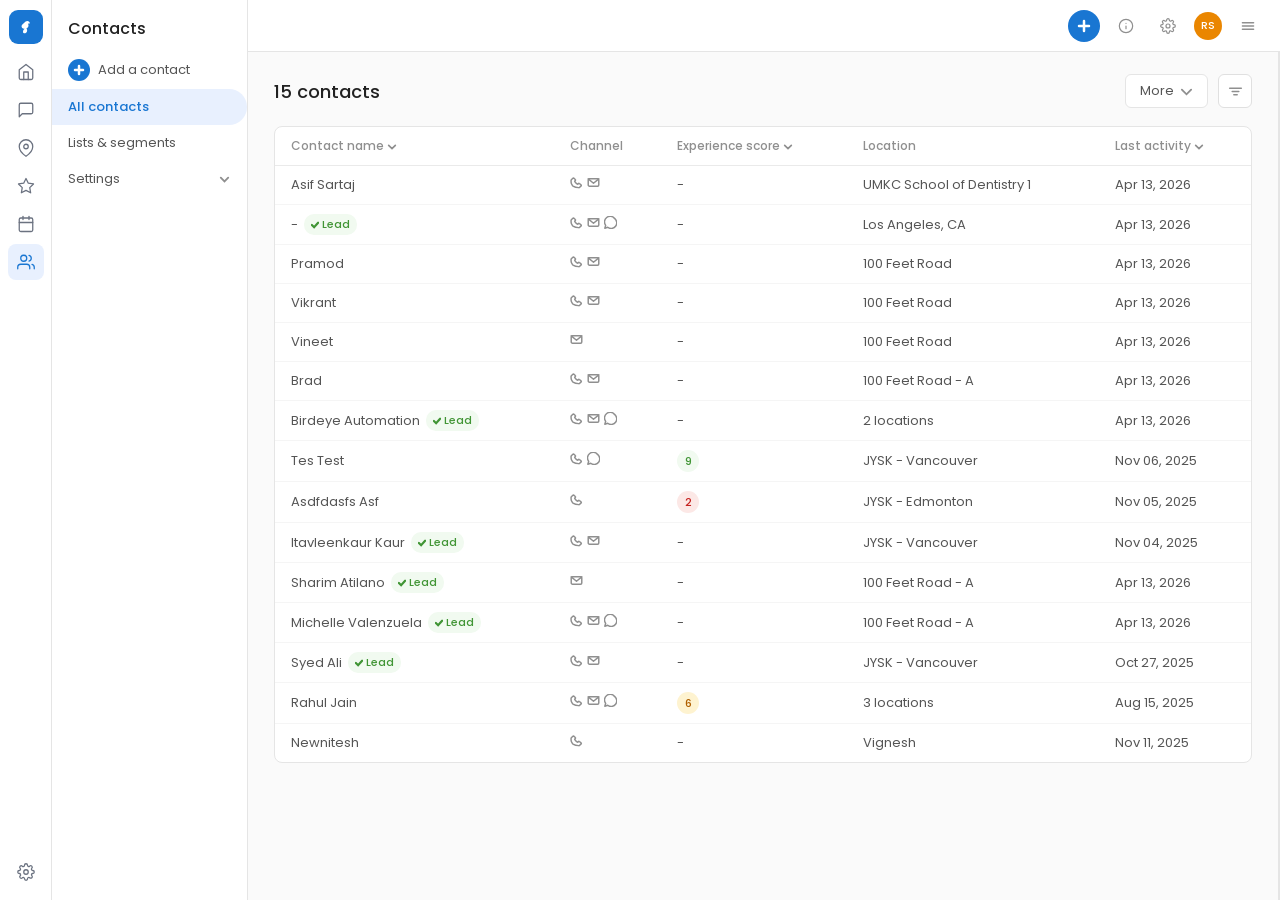
<file: newfields_contacts.html>
<!DOCTYPE html>
<html lang="en">
<head>
<meta charset="UTF-8"/>
<meta name="viewport" content="width=device-width,initial-scale=1.0"/>
<title>Contacts</title>
<link href="https://fonts.googleapis.com/css2?family=Poppins:wght@400;500;700&display=swap" rel="stylesheet"/>
<style>
*{box-sizing:border-box;margin:0;padding:0;}
body{font-family:'Poppins',sans-serif;background:#fafafa;color:#212121;display:flex;height:100vh;overflow:hidden;}

/* ── Rail ── */
.rail{width:52px;background:#fff;border-right:1px solid #e5e5e5;display:flex;flex-direction:column;align-items:center;padding:10px 0;gap:2px;flex-shrink:0;}
.rail-logo{width:34px;height:34px;background:#1976d2;border-radius:9px;display:flex;align-items:center;justify-content:center;margin-bottom:8px;cursor:pointer;}
.rail-logo svg{width:20px;height:20px;}
.ri{width:36px;height:36px;border-radius:8px;display:flex;align-items:center;justify-content:center;cursor:pointer;color:#6b7280;transition:background .12s;}
.ri:hover{background:#f5f5f5;}
.ri.active{background:#e8f0fe;color:#1976d2;}
.ri svg{width:18px;height:18px;fill:none;stroke:currentColor;stroke-width:1.7;stroke-linecap:round;stroke-linejoin:round;}
.rail-spacer{flex:1;}

/* ── Sidebar ── */
.sidebar{width:196px;background:#fff;border-right:1px solid #e5e5e5;display:flex;flex-direction:column;flex-shrink:0;}
.sb-title{font-size:16px;font-weight:500;padding:16px 16px 10px;color:#212121;}
.sb-add{display:flex;align-items:center;gap:8px;padding:8px 16px;cursor:pointer;font-size:13px;color:#555555;}
.sb-add:hover{background:#fafafa;}
.add-circle{width:22px;height:22px;background:#1976d2;border-radius:50%;display:flex;align-items:center;justify-content:center;flex-shrink:0;}
.add-circle svg{width:12px;height:12px;stroke:white;fill:none;stroke-width:2.5;stroke-linecap:round;}
.sb-item{padding:8px 16px;font-size:13px;color:#555555;cursor:pointer;}
.sb-item:hover{background:#fafafa;}
.sb-item.active{background:#e8f0fe;color:#1976d2;font-weight:500;border-radius:0 20px 20px 0;}
.sb-group{display:flex;align-items:center;justify-content:space-between;padding:8px 16px;font-size:13px;color:#555555;cursor:pointer;}
.sb-group svg{width:13px;height:13px;stroke:#8f8f8f;fill:none;stroke-width:2;stroke-linecap:round;}

/* ── Main ── */
.main{flex:1;display:flex;flex-direction:column;overflow:hidden;min-width:0;}
.topbar{height:52px;background:#fff;border-bottom:1px solid #e5e5e5;display:flex;align-items:center;justify-content:flex-end;padding:0 16px;gap:10px;flex-shrink:0;}
.tb-plus{width:32px;height:32px;background:#1976d2;border-radius:50%;display:flex;align-items:center;justify-content:center;cursor:pointer;}
.tb-plus svg{width:16px;height:16px;stroke:white;fill:none;stroke-width:2.5;stroke-linecap:round;}
.tb-btn{width:32px;height:32px;border-radius:50%;display:flex;align-items:center;justify-content:center;cursor:pointer;}
.tb-btn:hover{background:#fafafa;}
.tb-btn svg{width:16px;height:16px;stroke:#8f8f8f;fill:none;stroke-width:1.8;stroke-linecap:round;stroke-linejoin:round;}
.tb-avatar{width:28px;height:28px;border-radius:50%;background:#ea8600;display:flex;align-items:center;justify-content:center;font-size:11px;font-weight:500;color:white;cursor:pointer;}

/* ── Content ── */
.content-body{flex:1;display:flex;overflow:hidden;}
.contacts-area{flex:1;overflow-y:auto;padding:22px 26px;min-width:0;}
.contacts-hd{display:flex;align-items:center;justify-content:space-between;margin-bottom:18px;}
.contacts-title{font-size:18px;font-weight:500;}
.hd-actions{display:flex;align-items:center;gap:10px;}
.btn-more{display:flex;align-items:center;gap:6px;padding:6px 14px;border:1px solid #e5e5e5;border-radius:6px;background:#fff;font-size:13px;color:#555555;cursor:pointer;font-family:inherit;}
.btn-more:hover{background:#f8f8f8;}
.btn-more svg{width:13px;height:13px;stroke:#8f8f8f;fill:none;stroke-width:2;stroke-linecap:round;}
.btn-filter{width:34px;height:34px;border:1px solid #e0e0e0;border-radius:6px;background:#fff;cursor:pointer;display:flex;align-items:center;justify-content:center;position:relative;transition:all .12s;}
.btn-filter:hover{background:#f8f8f8;}
.btn-filter.active{background:#e8f0fe;border-color:#1976d2;}
.btn-filter svg{width:15px;height:15px;stroke:#8f8f8f;fill:none;stroke-width:1.8;stroke-linecap:round;stroke-linejoin:round;}
.btn-filter.active svg{stroke:#1976d2;}
.fbadge{position:absolute;top:-7px;right:-7px;background:#1976d2;color:#fff;font-size:10px;font-weight:500;min-width:16px;height:16px;border-radius:8px;display:none;align-items:center;justify-content:center;padding:0 3px;}
.fbadge.show{display:flex;}

/* ── Table ── */
.table-wrap{background:#fff;border-radius:8px;border:1px solid #e5e5e5;overflow:hidden;}
table{width:100%;border-collapse:collapse;}
thead tr{border-bottom:1px solid #eaeaea;}
th{text-align:left;font-size:12px;font-weight:500;color:#8f8f8f;padding:10px 16px;white-space:nowrap;}
th svg{width:10px;height:10px;stroke:#8f8f8f;fill:none;stroke-width:2;stroke-linecap:round;margin-left:3px;vertical-align:middle;}
tbody tr{border-bottom:1px solid #f5f5f5;cursor:pointer;transition:background .1s;}
tbody tr:last-child{border-bottom:none;}
tbody tr:hover td{background:#f8f9fa;}
tbody tr.sel td{background:#e8f0fe;}
td{font-size:13px;color:#555555;padding:9px 16px;vertical-align:middle;}
.td-name{display:flex;align-items:center;gap:6px;}
.tag-lead{display:inline-flex;align-items:center;gap:3px;background:#f1faf0;color:#419535;font-size:11px;font-weight:500;padding:2px 7px;border-radius:10px;}
.tag-lead svg{width:8px;height:8px;stroke:#419535;fill:none;stroke-width:2.5;stroke-linecap:round;}
.channels{display:flex;align-items:center;gap:4px;}
.ch svg{width:13px;height:13px;stroke:#8f8f8f;fill:none;stroke-width:1.8;stroke-linecap:round;stroke-linejoin:round;}
.score{display:inline-flex;align-items:center;justify-content:center;width:22px;height:22px;border-radius:50%;font-size:11px;font-weight:500;}
.sg{background:#f1faf0;color:#419535;}
.sa{background:#fef3d0;color:#b06000;}
.sr{background:#fce8e6;color:#c5221f;}
.empty-msg{display:flex;flex-direction:column;align-items:center;justify-content:center;padding:60px 40px;color:#8f8f8f;text-align:center;gap:10px;}
.empty-msg svg{width:36px;height:36px;stroke:#dadce0;fill:none;stroke-width:1.5;stroke-linecap:round;}
.empty-msg p{font-size:13px;color:#555555;max-width:320px;line-height:1.5;}
.empty-msg .empty-clear{font-size:13px;font-weight:500;color:#1976d2;cursor:pointer;text-decoration:none;}
.empty-msg .empty-clear:hover{text-decoration:underline;}

/* ── Filter Panel ── */
.filter-panel{width:0;background:#fff;border-left:1px solid #e5e5e5;overflow:hidden;transition:width .22s ease;flex-shrink:0;}
.filter-panel.open{width:clamp(256px,22vw,288px);overflow-y:auto;}
.fp-inner{width:clamp(256px,22vw,288px);}
.fp-head{display:flex;align-items:center;justify-content:space-between;padding:14px 18px 10px;border-bottom:1px solid #eaeaea;position:sticky;top:0;background:#fff;z-index:5;}
.fp-title{font-size:15px;font-weight:500;color:#212121;}
.fp-hr{display:flex;align-items:center;gap:5px;}
.fp-clear{font-size:13px;color:#1976d2;cursor:pointer;font-weight:400;display:none;}
.fp-clear.show{display:block;}
.fp-clear:hover{text-decoration:underline;}
.fp-cbadge{background:#1976d2;color:#fff;font-size:10px;font-weight:500;min-width:17px;height:17px;border-radius:9px;display:none;align-items:center;justify-content:center;padding:0 3px;}
.fp-cbadge.show{display:inline-flex;}
.fp-search{display:flex;align-items:center;gap:7px;border:1px solid #e5e5e5;border-radius:6px;padding:0 11px;height:36px;margin:10px 16px 8px;background:#f5f5f5;}
.fp-search:focus-within{border-color:#1976d2;background:#fff;}
.fp-search svg{width:13px;height:13px;stroke:#8f8f8f;fill:none;stroke-width:2;stroke-linecap:round;flex-shrink:0;}
.fp-search input{border:none;outline:none;font-family:'Poppins',sans-serif;font-size:13px;color:#212121;background:transparent;width:100%;}
.fp-search input::placeholder{color:#8f8f8f;}
.fp-list{display:flex;flex-direction:column;gap:7px;padding:4px 16px 16px;}

/* Filter row — empty */
.fr{border-radius:8px;border:1px solid #e5e5e5;background:#ffffff;cursor:pointer;overflow:hidden;transition:border-color .12s;}
.fr:not(.chip):hover{border-color:#d0d0d0;background:#fafafa;}
.fr-hd{display:flex;align-items:center;gap:8px;padding:0 11px;min-height:42px;}
.fr-lbl{font-size:14px;color:#8f8f8f;flex:1;white-space:nowrap;overflow:hidden;text-overflow:ellipsis;font-weight:400;}
.fr-chv svg{width:16px;height:16px;stroke:#8f8f8f;fill:none;stroke-width:2;stroke-linecap:round;display:block;transition:transform .18s;}

/* chip */
.fr.chip{border:1px solid #e5e5e5;background:#fff;}
.fr.chip .fr-hd{padding:5px 11px;min-height:42px;}
.fr-body-col{display:flex;flex-direction:column;flex:1;min-width:0;justify-content:center;}
.fr-float-label{font-size:10px;color:#1976d2;font-weight:500;margin-bottom:1px;text-transform:none;letter-spacing:0;line-height:1.3;}
.fr.chip .fr-lbl{color:#212121;font-size:14px;font-weight:400;}
.fr.chip .fr-chv svg{stroke:#8f8f8f;}
.chip-x{width:18px;height:18px;flex-shrink:0;border-radius:50%;display:flex;align-items:center;justify-content:center;}
.chip-x:hover{background:rgba(0,0,0,.07);}
.chip-x svg{width:10px;height:10px;stroke:#8f8f8f;fill:none;stroke-width:2;stroke-linecap:round;}

/* open */
.fr.is-open:not(.chip){border:2px solid #1976d2;background:#fff;}
.fr.is-open:not(.chip) .fr-hd{padding:0 10px;min-height:42px;}
.fr.is-open:not(.chip) .fr-lbl{font-size:10px;color:#1976d2;font-weight:500;text-transform:none;letter-spacing:0;}
.fr.is-open:not(.chip) .fr-chv svg{stroke:#1976d2;transform:rotate(180deg);}
.fr-body{display:none;border-top:1px solid #eaeaea;}
.fr.is-open:not(.chip) .fr-body{display:block;}
.fr-dd-search{display:flex;align-items:center;gap:6px;margin:6px 9px;border:1px solid #e5e5e5;border-radius:5px;padding:0 8px;height:30px;background:#f5f5f5;}
.fr-dd-search svg{width:11px;height:11px;stroke:#8f8f8f;fill:none;stroke-width:2;stroke-linecap:round;}
.fr-dd-search input{border:none;outline:none;font-family:'Poppins',sans-serif;font-size:12px;color:#212121;background:transparent;width:100%;}
.fr-dd-search input::placeholder{color:#8f8f8f;}
.cb-list{display:flex;flex-direction:column;}
.cb-row{display:flex;align-items:center;gap:8px;padding:5px 12px;cursor:pointer;}
.cb-row:hover{background:#ecf5fd;}
.cb{width:14px;height:14px;border-radius:3px;border:1.5px solid #e5e5e5;display:flex;align-items:center;justify-content:center;flex-shrink:0;background:#fff;}
.cb.on{background:#1976d2;border-color:#1976d2;}
.cb svg{display:none;width:8px;height:8px;stroke:#fff;fill:none;stroke-width:2.5;stroke-linecap:round;stroke-linejoin:round;}
.cb.on svg{display:block;}
.cb-lbl{font-size:13px;color:#212121;font-family:'Poppins',sans-serif;}
.fr-foot{display:flex;justify-content:flex-end;padding:7px 11px 9px;border-top:1px solid #eaeaea;}
.apply-btn{background:#1976d2;color:#fff;font-family:'Poppins',sans-serif;font-size:12px;font-weight:500;padding:5px 16px;border:none;border-radius:4px;cursor:pointer;}
.apply-btn:hover{background:#1565c0;}
.fp-see-all{font-size:13px;color:#1976d2;font-weight:400;cursor:pointer;padding:2px 0;margin:2px 16px 16px;display:inline-block;}
.fp-see-all:hover{text-decoration:underline;}

/* ── Detail panel ── */
.detail-panel{width:0;background:#fff;border-left:1px solid #e5e5e5;overflow:hidden;transition:width .22s ease;flex-shrink:0;}
.detail-panel.open{width:clamp(320px,28vw,400px);overflow-y:auto;}
.dp-inner{width:clamp(320px,28vw,400px);}
.dp-head{display:flex;align-items:center;justify-content:space-between;padding:13px 16px;border-bottom:1px solid #eaeaea;position:sticky;top:0;background:#fff;z-index:5;}
.dp-back{display:flex;align-items:center;gap:5px;font-size:13px;font-weight:500;color:#212121;cursor:pointer;}
.dp-back svg{width:14px;height:14px;stroke:#212121;fill:none;stroke-width:2;stroke-linecap:round;}
.dp-link{font-size:12px;color:#1976d2;cursor:pointer;}
.dp-btn-row{display:flex;gap:7px;}
.dp-btn{padding:5px 13px;border-radius:4px;font-size:12px;font-weight:500;cursor:pointer;font-family:inherit;border:1px solid #e0e0e0;background:#fff;color:#555555;}
.dp-btn.primary{background:#1976d2;color:#fff;border-color:#1976d2;}
.dp-btn.danger{color:#d93025;border-color:#f5c6c4;}
.dp-avatar-sec{display:flex;flex-direction:column;align-items:center;padding:18px 16px 12px;border-bottom:1px solid #eaeaea;}
.dp-avatar{width:52px;height:52px;border-radius:50%;background:#c8e6c9;display:flex;align-items:center;justify-content:center;font-size:18px;font-weight:500;color:#2e7d32;margin-bottom:7px;}
.dp-name{font-size:14px;font-weight:500;color:#212121;margin-bottom:9px;}
.dp-action-row{display:flex;gap:12px;}
.dp-icon-btn{width:28px;height:28px;border-radius:50%;border:1px solid #e0e0e0;display:flex;align-items:center;justify-content:center;cursor:pointer;}
.dp-icon-btn:hover{background:#fafafa;}
.dp-icon-btn svg{width:13px;height:13px;stroke:#8f8f8f;fill:none;stroke-width:1.8;stroke-linecap:round;stroke-linejoin:round;}
.dp-ai{display:flex;align-items:center;justify-content:space-between;margin:10px 14px;padding:9px 12px;background:#f0f6ff;border-radius:6px;gap:8px;}
.dp-ai-lbl{font-size:11px;color:#212121;display:flex;align-items:center;gap:5px;flex:1;min-width:0;}
.dp-ai-lbl svg{width:13px;height:13px;fill:#1976d2;flex-shrink:0;}
.dp-gen-btn{background:#1976d2;color:#fff;font-size:11px;font-weight:500;padding:5px 10px;border-radius:4px;border:none;cursor:pointer;white-space:nowrap;font-family:'Poppins',sans-serif;}
.dp-sec{padding:0 16px;}
.dp-sec-hd{display:flex;align-items:center;justify-content:space-between;padding:10px 0 6px;}
.dp-sec-title{font-size:13px;font-weight:500;color:#212121;}
.dp-sec-icons{display:flex;gap:2px;}
.dp-si{width:24px;height:24px;border-radius:50%;display:flex;align-items:center;justify-content:center;cursor:pointer;}
.dp-si:hover{background:#fafafa;}
.dp-si svg{width:12px;height:12px;stroke:#8f8f8f;fill:none;stroke-width:1.8;stroke-linecap:round;}
/* saved fields */
.dp-fields{padding:0 0 12px;display:flex;flex-direction:column;gap:10px;}
.sv-field{display:flex;flex-direction:column;gap:1px;}
.sv-label{font-size:11px;color:#8f8f8f;font-weight:400;}
.sv-value{font-size:13px;color:#212121;font-weight:400;}
.sv-link{font-size:12px;color:#1976d2;cursor:pointer;}
.dp-divider{height:1px;background:#eaeaea;}
.dp-collapse{display:flex;align-items:center;justify-content:space-between;padding:9px 16px;border-top:1px solid #f5f5f5;cursor:pointer;}
.dp-collapse:hover{background:#fafbfc;}
.dp-collapse span{font-size:13px;font-weight:500;color:#212121;}
.dp-collapse svg{width:13px;height:13px;stroke:#8f8f8f;fill:none;stroke-width:2;stroke-linecap:round;}
/* edit fields */
.edit-fields{padding:14px 16px;display:flex;flex-direction:column;gap:11px;}
.ef{display:flex;flex-direction:column;gap:0;}
.iw{display:flex;align-items:center;gap:8px;border:1px solid #e5e5e5;border-radius:6px;background:#f5f5f5;padding:6px 12px;min-height:44px;transition:all .15s;}
.iw:focus-within{border-color:#1976d2;border-width:2px;padding:5px 11px;background:#fff;}
.iw-inner{display:flex;flex-direction:column;flex:1;min-width:0;justify-content:center;}
.iw-inner .fl{font-size:10px;color:#8f8f8f;font-weight:400;line-height:1.3;margin-bottom:1px;}
.iw:focus-within .iw-inner .fl{color:#1976d2;}
.iw-inner input,.iw-inner select{border:none;outline:none;font-family:'Poppins',sans-serif;font-size:13px;color:#212121;background:transparent;width:100%;padding:0;}
.iw svg{width:13px;height:13px;stroke:#8f8f8f;fill:none;stroke-width:1.8;stroke-linecap:round;flex-shrink:0;}
.cc-wrap{display:flex;align-items:center;border-right:1px solid #e0e0e0;padding-right:9px;margin-right:5px;flex-shrink:0;gap:3px;}
.cc-wrap select{border:none;outline:none;font-family:'Poppins',sans-serif;font-size:12px;color:#212121;background:transparent;width:40px;}
.cc-wrap svg{width:10px;height:10px;}
.cb-line{display:flex;align-items:flex-start;gap:7px;}
.cb-line input{width:13px;height:13px;accent-color:#1976d2;margin-top:2px;flex-shrink:0;}
.cb-line label{font-size:12px;color:#8f8f8f;line-height:1.5;}
.dp-view{display:block;}
.dp-view.hidden{display:none;}
</style>
</head>
<body>

<!-- Rail -->
<div class="rail">
  <div class="rail-logo">
    <svg viewBox="0 0 36 36" fill="none"><path fill-rule="evenodd" clip-rule="evenodd" d="M25 11.5C25 9 23 7 20.5 7c-1.3 0-2.4.5-3.2 1.3L11.5 13.5c-.9.8-1.5 1.9-1.5 3.2 0 2.4 2 4.3 4.5 4.3H16s-2.5 1.2-3 3.5-1 4.5 1.3 4.8c2.7.4 5.2-1.5 5.7-4.3.3-1.6-.3-3.1-1.4-4.2 2.3-.7 3.9-2.8 3.9-5.3 0-1.2-.4-2.3-1.1-3.2.7-.2 1.1-.5 1.1-.8z" fill="white"/></svg>
  </div>
  <div class="ri"><svg viewBox="0 0 24 24"><path d="M3 9l9-7 9 7v11a2 2 0 01-2 2H5a2 2 0 01-2-2z"/><polyline points="9 22 9 12 15 12 15 22"/></svg></div>
  <div class="ri"><svg viewBox="0 0 24 24"><path d="M21 15a2 2 0 01-2 2H7l-4 4V5a2 2 0 012-2h14a2 2 0 012 2z"/></svg></div>
  <div class="ri"><svg viewBox="0 0 24 24"><path d="M21 10c0 7-9 13-9 13s-9-6-9-13a9 9 0 0118 0z"/><circle cx="12" cy="10" r="3"/></svg></div>
  <div class="ri"><svg viewBox="0 0 24 24"><polygon points="12 2 15.09 8.26 22 9.27 17 14.14 18.18 21.02 12 17.77 5.82 21.02 7 14.14 2 9.27 8.91 8.26 12 2"/></svg></div>
  <div class="ri"><svg viewBox="0 0 24 24"><rect x="3" y="4" width="18" height="18" rx="2"/><line x1="16" y1="2" x2="16" y2="6"/><line x1="8" y1="2" x2="8" y2="6"/><line x1="3" y1="10" x2="21" y2="10"/></svg></div>
  <div class="ri active"><svg viewBox="0 0 24 24"><path d="M17 21v-2a4 4 0 00-4-4H5a4 4 0 00-4 4v2"/><circle cx="9" cy="7" r="4"/><path d="M23 21v-2a4 4 0 00-3-3.87"/><path d="M16 3.13a4 4 0 010 7.75"/></svg></div>
  <div class="rail-spacer"></div>
  <div class="ri"><svg viewBox="0 0 24 24"><circle cx="12" cy="12" r="3"/><path d="M19.4 15a1.65 1.65 0 00.33 1.82l.06.06a2 2 0 010 2.83 2 2 0 01-2.83 0l-.06-.06a1.65 1.65 0 00-1.82-.33 1.65 1.65 0 00-1 1.51V21a2 2 0 01-4 0v-.09A1.65 1.65 0 009 19.4a1.65 1.65 0 00-1.82.33l-.06.06a2 2 0 01-2.83-2.83l.06-.06A1.65 1.65 0 004.68 15a1.65 1.65 0 00-1.51-1H3a2 2 0 010-4h.09A1.65 1.65 0 004.6 9a1.65 1.65 0 00-.33-1.82l-.06-.06a2 2 0 012.83-2.83l.06.06A1.65 1.65 0 009 4.68a1.65 1.65 0 001-1.51V3a2 2 0 014 0v.09a1.65 1.65 0 001 1.51 1.65 1.65 0 001.82-.33l.06-.06a2 2 0 012.83 2.83l-.06.06A1.65 1.65 0 0019.4 9a1.65 1.65 0 001.51 1H21a2 2 0 010 4h-.09a1.65 1.65 0 00-1.51 1z"/></svg></div>
</div>

<!-- Sidebar -->
<div class="sidebar">
  <div class="sb-title">Contacts</div>
  <div class="sb-add"><div class="add-circle"><svg viewBox="0 0 12 12"><line x1="6" y1="2" x2="6" y2="10"/><line x1="2" y1="6" x2="10" y2="6"/></svg></div>Add a contact</div>
  <div class="sb-item active">All contacts</div>
  <div class="sb-item">Lists &amp; segments</div>
  <div class="sb-group">Settings<svg viewBox="0 0 14 14"><polyline points="3 5 7 9 11 5"/></svg></div>
</div>

<!-- Main -->
<div class="main">
  <div class="topbar">
    <div class="tb-plus"><svg viewBox="0 0 16 16"><line x1="8" y1="3" x2="8" y2="13"/><line x1="3" y1="8" x2="13" y2="8"/></svg></div>
    <div class="tb-btn"><svg viewBox="0 0 24 24"><circle cx="12" cy="12" r="10"/><line x1="12" y1="16" x2="12" y2="12"/><line x1="12" y1="8" x2="12.01" y2="8"/></svg></div>
    <div class="tb-btn"><svg viewBox="0 0 24 24"><circle cx="12" cy="12" r="3"/><path d="M19.4 15a1.65 1.65 0 00.33 1.82l.06.06a2 2 0 010 2.83 2 2 0 01-2.83 0l-.06-.06a1.65 1.65 0 00-1.82-.33 1.65 1.65 0 00-1 1.51V21a2 2 0 01-4 0v-.09A1.65 1.65 0 009 19.4a1.65 1.65 0 00-1.82.33l-.06-.06a2 2 0 01-2.83-2.83l.06-.06A1.65 1.65 0 004.68 15a1.65 1.65 0 00-1.51-1H3a2 2 0 010-4h.09A1.65 1.65 0 004.6 9a1.65 1.65 0 00-.33-1.82l-.06-.06a2 2 0 012.83-2.83l.06.06A1.65 1.65 0 009 4.68a1.65 1.65 0 001-1.51V3a2 2 0 014 0v.09a1.65 1.65 0 001 1.51 1.65 1.65 0 001.82-.33l.06-.06a2 2 0 012.83 2.83l-.06.06A1.65 1.65 0 0019.4 9a1.65 1.65 0 001.51 1H21a2 2 0 010 4h-.09a1.65 1.65 0 00-1.51 1z"/></svg></div>
    <div class="tb-avatar">RS</div>
    <div class="tb-btn"><svg viewBox="0 0 20 20"><line x1="3" y1="6" x2="17" y2="6"/><line x1="3" y1="10" x2="17" y2="10"/><line x1="3" y1="14" x2="17" y2="14"/></svg></div>
  </div>

  <div class="content-body">
    <!-- Contacts table -->
    <div class="contacts-area">
      <div class="contacts-hd">
        <span class="contacts-title" id="ccount">262,194 contacts</span>
        <div class="hd-actions">
          <button class="btn-more">More<svg viewBox="0 0 14 14"><polyline points="2 5 7 10 12 5"/></svg></button>
          <div class="btn-filter" id="fbtn" onclick="toggleFilter()" title="Filters">
            <svg viewBox="0 0 18 18"><line x1="2" y1="5" x2="16" y2="5"/><line x1="5" y1="9" x2="13" y2="9"/><line x1="7" y1="13" x2="11" y2="13"/></svg>
            <div class="fbadge" id="fbadge"></div>
          </div>
        </div>
      </div>
      <div class="table-wrap">
        <table>
          <thead><tr>
            <th>Contact name<svg viewBox="0 0 12 12"><polyline points="2 4 6 8 10 4"/></svg></th>
            <th>Channel</th>
            <th>Experience score<svg viewBox="0 0 12 12"><polyline points="2 4 6 8 10 4"/></svg></th>
            <th>Location</th>
            <th>Last activity<svg viewBox="0 0 12 12"><polyline points="2 4 6 8 10 4"/></svg></th>
          </tr></thead>
          <tbody id="tbody"></tbody>
        </table>
        <div id="emsg" class="empty-msg" style="display:none">
          <svg viewBox="0 0 24 24"><path d="M17 21v-2a4 4 0 00-4-4H5a4 4 0 00-4 4v2"/><circle cx="9" cy="7" r="4"/></svg>
          <p>No contacts match your filters. Try adjusting or clearing them.</p>
          <a class="empty-clear" href="#" onclick="clearAll();return false;">Clear all filters</a>
        </div>
      </div>
    </div>

    <!-- Filter panel -->
    <div class="filter-panel" id="fp">
      <div class="fp-inner">
        <div class="fp-head">
          <span class="fp-title">Filter by</span>
          <div class="fp-hr">
            <span class="fp-clear" id="fpclear" onclick="clearAll()">Clear all</span>
            <span class="fp-cbadge" id="fpcbadge"></span>
          </div>
        </div>
        <div class="fp-search">
          <svg viewBox="0 0 18 18"><circle cx="8" cy="8" r="5.5"/><line x1="12.5" y1="12.5" x2="16" y2="16"/></svg>
          <input type="text" placeholder="Search filters" oninput="fsearch(this.value)"/>
        </div>
        <div class="fp-list" id="fplist"></div>
        <span class="fp-see-all">See all filters</span>
      </div>
    </div>

    <!-- Detail panel -->
    <div class="detail-panel" id="dp">
      <div class="dp-inner">
        <!-- Quick view -->
        <div id="dp-qv" class="dp-view">
          <div class="dp-head">
            <div class="dp-back" onclick="closeDetail()"><svg viewBox="0 0 16 16"><polyline points="10 3 5 8 10 13"/></svg>Quick view</div>
            <span class="dp-link">View all details</span>
          </div>
          <div class="dp-avatar-sec">
            <div class="dp-avatar" id="dp-av">N</div>
            <div class="dp-name" id="dp-nm">Newnitesh</div>
            <div class="dp-action-row">
              <div class="dp-icon-btn"><svg viewBox="0 0 16 16"><polygon points="5 3 13 8 5 13 5 3"/></svg></div>
              <div class="dp-icon-btn"><svg viewBox="0 0 16 16"><rect x="2" y="3" width="12" height="10" rx="1"/><polyline points="2 3 8 9 14 3"/></svg></div>
              <div class="dp-icon-btn"><svg viewBox="0 0 16 16"><circle cx="4" cy="8" r="1"/><circle cx="8" cy="8" r="1"/><circle cx="12" cy="8" r="1"/></svg></div>
            </div>
          </div>
          <div class="dp-ai">
            <div class="dp-ai-lbl"><svg viewBox="0 0 16 16"><path d="M8 1a7 7 0 100 14A7 7 0 008 1zm.75 10.5h-1.5v-5h1.5v5zm0-6.5h-1.5V3.5h1.5V5z"/></svg>Get insights for <b id="dp-ainm" style="margin-left:3px;font-weight:500;">Newnitesh</b></div>
            <button class="dp-gen-btn">Generate</button>
          </div>
          <div class="dp-sec">
            <div class="dp-sec-hd">
              <span class="dp-sec-title">Basic details</span>
              <div class="dp-sec-icons">
                <div class="dp-si" onclick="showEdit()"><svg viewBox="0 0 14 14"><path d="M9.5 1.5l3 3L4 13H1v-3L9.5 1.5z"/></svg></div>
                <div class="dp-si"><svg viewBox="0 0 16 16"><polyline points="3 6 8 11 13 6"/></svg></div>
              </div>
            </div>
            <div class="dp-fields">
              <div class="sv-field"><div class="sv-label">Email</div><div class="sv-value" id="dp-em">ejsjs@gmail.com</div></div>
              <div class="sv-field"><div class="sv-label">Location</div><div class="sv-value" id="dp-loc">Vignesh</div></div>
              <div class="sv-field"><div class="sv-label">Contact type</div><div class="sv-value">Customer</div></div>
              <div class="sv-field"><div class="sv-label">Lists</div><div class="sv-value">Contact list(25)</div><span class="sv-link">Add to lists</span></div>
              <div class="sv-field"><div class="sv-label">Segments</div><div class="sv-value">Contact segment(14)</div></div>
              <div class="sv-field"><div class="sv-label">Last activity</div><div class="sv-value">November 12, 2025</div></div>
              <div class="sv-field"><div class="sv-label">Created on</div><div class="sv-value">June 04, 2025</div></div>
            </div>
          </div>
          <div class="dp-divider"></div>
          <div class="dp-collapse"><span>Communication preferences</span><svg viewBox="0 0 16 16"><polyline points="3 6 8 11 13 6"/></svg></div>
          <div class="dp-collapse"><span>Custom fields</span><svg viewBox="0 0 16 16"><polyline points="3 6 8 11 13 6"/></svg></div>
          <div class="dp-collapse"><span>Tags</span><svg viewBox="0 0 16 16"><polyline points="3 6 8 11 13 6"/></svg></div>
        </div>
        <!-- Edit view -->
        <div id="dp-ed" class="dp-view hidden">
          <div class="dp-head">
            <div class="dp-back" onclick="showQV()"><svg viewBox="0 0 16 16"><polyline points="10 3 5 8 10 13"/></svg>Edit details</div>
            <div class="dp-btn-row"><button class="dp-btn danger">Block</button><button class="dp-btn primary" onclick="showQV()">Update</button></div>
          </div>
          <div class="edit-fields">
            <div class="ef"><div class="iw"><div class="iw-inner"><span class="fl">Name</span><input type="text" id="ed-nm" value="Newnitesh"/></div></div></div>
            <div class="ef"><div class="iw"><svg viewBox="0 0 14 14"><rect x="1" y="2" width="12" height="10" rx="1"/><polyline points="1 2 7 8 13 2"/></svg><div class="iw-inner"><span class="fl">Email</span><input type="email" id="ed-em" value="ejsjs@gmail.com"/></div></div></div>
            <div class="ef"><div class="iw"><div class="cc-wrap"><select><option>+1</option><option>+44</option><option>+91</option></select><svg viewBox="0 0 10 10"><polyline points="2 4 5 7 8 4"/></svg></div><div class="iw-inner"><span class="fl">Phone</span><input type="tel" value="(800) 700-6503"/></div></div></div>
            <div class="cb-line"><input type="checkbox" id="wa" checked/><label for="wa">Phone number and WhatsApp number are the same</label></div>
            <div class="ef"><div class="iw"><svg viewBox="0 0 14 14"><path d="M7 1a4 4 0 00-4 4c0 3 4 8 4 8s4-5 4-8a4 4 0 00-4-4z"/><circle cx="7" cy="5" r="1.5"/></svg><div class="iw-inner"><span class="fl">Location</span><input type="text" id="ed-loc" value="Vignesh"/></div></div></div>
            <div class="ef"><div class="iw"><div class="iw-inner"><span class="fl">List</span><input type="text" value="All selected"/></div></div></div>
          </div>
        </div>
      </div>
    </div>
  </div>
</div>

<script>
const CONTACTS=[
  {name:'Asif Sartaj',tags:[],ch:['phone','email'],score:null,loc:'UMKC School of Dentistry 1',date:'Apr 13, 2026',type:'customer',src:'Web',region:'Region 1'},
  {name:'-',tags:['Lead'],ch:['phone','email','whatsapp'],score:null,loc:'Los Angeles, CA',date:'Apr 13, 2026',type:'lead',src:'Social',region:'Region 2'},
  {name:'Pramod',tags:[],ch:['phone','email'],score:null,loc:'100 Feet Road',date:'Apr 13, 2026',type:'customer',src:'Web',region:'Region 1'},
  {name:'Vikrant',tags:[],ch:['phone','email'],score:null,loc:'100 Feet Road',date:'Apr 13, 2026',type:'customer',src:'Mobile',region:'Region 2'},
  {name:'Vineet',tags:[],ch:['email'],score:null,loc:'100 Feet Road',date:'Apr 13, 2026',type:'customer',src:'Web',region:'Region 1'},
  {name:'Brad',tags:[],ch:['phone','email'],score:null,loc:'100 Feet Road - A',date:'Apr 13, 2026',type:'customer',src:'Email',region:'Region 3'},
  {name:'Birdeye Automation',tags:['Lead'],ch:['phone','email','whatsapp'],score:null,loc:'2 locations',date:'Apr 13, 2026',type:'lead',src:'Social',region:'Region 2'},
  {name:'Tes Test',tags:[],ch:['phone','whatsapp'],score:9,loc:'JYSK - Vancouver',date:'Nov 06, 2025',type:'customer',src:'Web',region:'Region 1'},
  {name:'Asdfdasfs Asf',tags:[],ch:['phone'],score:2,loc:'JYSK - Edmonton',date:'Nov 05, 2025',type:'prospect',src:'Direct',region:'Region 3'},
  {name:'Itavleenkaur Kaur',tags:['Lead'],ch:['phone','email'],score:null,loc:'JYSK - Vancouver',date:'Nov 04, 2025',type:'lead',src:'Web',region:'Region 2'},
  {name:'Sharim Atilano',tags:['Lead'],ch:['email'],score:null,loc:'100 Feet Road - A',date:'Apr 13, 2026',type:'lead',src:'Email',region:'Region 1'},
  {name:'Michelle Valenzuela',tags:['Lead'],ch:['phone','email','whatsapp'],score:null,loc:'100 Feet Road - A',date:'Apr 13, 2026',type:'lead',src:'Social',region:'Region 3'},
  {name:'Syed Ali',tags:['Lead'],ch:['phone','email'],score:null,loc:'JYSK - Vancouver',date:'Oct 27, 2025',type:'lead',src:'Web',region:'Region 2'},
  {name:'Rahul Jain',tags:[],ch:['phone','email','whatsapp'],score:6,loc:'3 locations',date:'Aug 15, 2025',type:'customer',src:'Mobile',region:'Region 3'},
  {name:'Newnitesh',tags:[],ch:['phone'],score:null,loc:'Vignesh',date:'Nov 11, 2025',type:'customer',src:'Web',region:'Region 1'},
];
const FILTERS=[
  {label:'Region',opts:['Northeast','Southeast','Midwest','Southwest','West Coast'],fn:(c,s)=>s.has(c.region)},
  {label:'Division',opts:['North America','EMEA','APAC','LATAM'],fn:()=>false},
  {label:'City',opts:['San Francisco, CA','Austin, TX','New York, NY','Chicago, IL','Miami, FL'],fn:(c,s)=>[...s].some(v=>c.loc.includes(v))},
  {label:'Zip',opts:['94105','78701','10001','60601','33101'],fn:()=>false},
  {label:'Content manager',opts:['Priya Sharma','Akshat Jain','Aryan Kapoor','Abha Singh'],fn:()=>false},
  {label:'Social manager',opts:['Rishabh Piplani','Debayan Debnath','Priyanka Mayanale'],fn:()=>false},
  {label:'Area code',opts:['415','512','212','312','305'],fn:()=>false},
  {label:'Region manager',opts:['Sampada Kulkarni','Rahul Mehta','Sarah Chen'],fn:()=>false},
  {label:'Last activity',opts:['Today','Last 7 days','Last 30 days'],fn:()=>false},
  {label:'Contact type',opts:['Lead','Customer','Prospect','Partner'],fn:(c,s)=>s.has(c.type.charAt(0).toUpperCase()+c.type.slice(1))},
  {label:'Experience score',opts:['Promoters','Passives','Detractors'],fn:()=>false},
  {label:'Source',opts:['Web','Mobile','Email','Social','Direct'],fn:(c,s)=>s.has(c.src)},
  {label:'Created date',opts:['Today','Last 7 days','Last 30 days'],fn:()=>false},
  {label:'Assisted by',opts:['Robin','Savannah'],fn:()=>false},
];
const FILTER_DD_PLACEHOLDERS={
  'Region':'Search regions',
  'Division':'Search divisions',
  'City':'Search cities',
  'Zip':'Search ZIP codes',
  'Content manager':'Search content managers',
  'Social manager':'Search social managers',
  'Area code':'Search area codes',
  'Region manager':'Search region managers',
  'Last activity':'Search last activity',
  'Contact type':'Search contact types',
  'Experience score':'Search experience scores',
  'Source':'Search sources',
  'Created date':'Search created dates',
  'Assisted by':'Search assisted by',
};

let sel={},openLbl=null,fpOpen=false,searchQ='',activeIdx=-1;

function chIcon(t){
  const ic={phone:`<svg viewBox="0 0 16 16" width="13" height="13" fill="none" stroke="#8f8f8f" stroke-width="1.8" stroke-linecap="round"><path d="M14 11.5a.9.9 0 01-.27.63l-1.78 1.8a1.4 1.4 0 01-1 .42c-.07 0-.16 0-.25-.02A13.6 13.6 0 013.6 12.4 12.6 12.6 0 011.67 9.3a13.7 13.7 0 01-.37-3.83 1.39 1.39 0 01.4-.98L3.5 2.7a.9.9 0 01.63-.27c.23 0 .44.08.63.23L6.54 4.4c.2.15.3.34.3.57a.9.9 0 01-.28.6l-.73.74c-.04.04-.05.08-.05.14a.6.6 0 00.08.28 7.8 7.8 0 001.44 1.84 7.6 7.6 0 001.84 1.43.63.63 0 00.3.08.2.2 0 00.15-.06l.73-.74a.88.88 0 01.62-.27c.23 0 .42.07.57.2l1.76 1.4c.2.17.3.37.3.6z"/></svg>`,email:`<svg viewBox="0 0 16 16" width="13" height="13" fill="none" stroke="#8f8f8f" stroke-width="1.8" stroke-linecap="round"><rect x="1.5" y="3.5" width="13" height="9" rx="1.5"/><polyline points="1.5 3.5 8 9 14.5 3.5"/></svg>`,whatsapp:`<svg viewBox="0 0 16 16" width="13" height="13" fill="none" stroke="#8f8f8f" stroke-width="1.8" stroke-linecap="round"><path d="M13 3A6.5 6.5 0 002.1 11.5L1 15l3.6-1.1A6.5 6.5 0 1013 3z"/></svg>`};
  return `<div class="ch">${ic[t]||''}</div>`;
}

function renderContacts(){
  const active=Object.entries(sel).filter(([,s])=>s.size>0);
  let rows=CONTACTS;
  if(active.length>0) rows=CONTACTS.filter(c=>active.every(([lbl,s])=>{const f=FILTERS.find(f=>f.label===lbl);return f?f.fn(c,s):true;}));
  const tb=document.getElementById('tbody'),em=document.getElementById('emsg');
  document.getElementById('ccount').textContent=rows.length===1?'1 contact':`${rows.length.toLocaleString()} contacts`;
  if(!rows.length){tb.innerHTML='';em.style.display='flex';return;}
  em.style.display='none';
  tb.innerHTML=rows.map((c,i)=>{
    const nm=c.tags.includes('Lead')?`${c.name} <span class="tag-lead"><svg viewBox="0 0 9 9" width="8" height="8"><polyline points="1 4.5 3.5 7 8 2"/></svg> Lead</span>`:c.name;
    const chs=c.ch.map(chIcon).join('');
    const sc=c.score!=null?`<span class="score ${c.score>=7?'sg':c.score>=4?'sa':'sr'}">${c.score}</span>`:'-';
    return `<tr class="${activeIdx===i?'sel':''}" onclick="openContact(${i})"><td><div class="td-name">${nm}</div></td><td><div class="channels">${chs}</div></td><td>${sc}</td><td>${c.loc}</td><td>${c.date}</td></tr>`;
  }).join('');
}

function openContact(i){
  activeIdx=i;
  const c=CONTACTS[i];
  const init=c.name.split(' ').map(w=>w[0]).join('').slice(0,2).toUpperCase();
  document.getElementById('dp-av').textContent=init;
  document.getElementById('dp-nm').textContent=c.name;
  document.getElementById('dp-ainm').textContent=c.name;
  document.getElementById('dp-em').textContent=`${c.name.toLowerCase().replace(/\s/g,'.')}@gmail.com`;
  document.getElementById('dp-loc').textContent=c.loc;
  document.getElementById('ed-nm').value=c.name;
  document.getElementById('ed-em').value=`${c.name.toLowerCase().replace(/\s/g,'.')}@gmail.com`;
  document.getElementById('ed-loc').value=c.loc;
  showQV();
  document.getElementById('dp').classList.add('open');
  if(fpOpen){fpOpen=false;document.getElementById('fp').classList.remove('open');document.getElementById('fbtn').classList.remove('active');}
  renderContacts();
}
function closeDetail(){document.getElementById('dp').classList.remove('open');activeIdx=-1;renderContacts();}
function showEdit(){document.getElementById('dp-qv').classList.add('hidden');document.getElementById('dp-ed').classList.remove('hidden');}
function showQV(){document.getElementById('dp-ed').classList.add('hidden');document.getElementById('dp-qv').classList.remove('hidden');}

function toggleFilter(){
  fpOpen=!fpOpen;
  document.getElementById('fp').classList.toggle('open',fpOpen);
  document.getElementById('fbtn').classList.toggle('active',fpOpen);
  if(fpOpen&&activeIdx>=0)closeDetail();
}

function renderFilters(){
  const cnt=Object.values(sel).filter(s=>s.size>0).length;
  document.getElementById('fbadge').textContent=cnt;document.getElementById('fbadge').classList.toggle('show',cnt>0);
  document.getElementById('fpclear').classList.toggle('show',cnt>0);
  document.getElementById('fpcbadge').textContent=cnt;document.getElementById('fpcbadge').classList.toggle('show',cnt>0);
  const q=searchQ.toLowerCase();
  document.getElementById('fplist').innerHTML=FILTERS.filter(f=>f.label.toLowerCase().includes(q)).map(f=>{
    const s=sel[f.label],hv=s&&s.size>0,isO=openLbl===f.label;
    if(hv){
      const txt=s.size===1?[...s][0]:`${s.size} ${f.label.toLowerCase()}s`;
      return `<div class="fr chip"><div class="fr-hd"><div class="fr-body-col"><span class="fr-float-label">${f.label}</span><span class="fr-lbl">${txt}</span></div><div class="chip-x" onclick="clearChip(event,'${f.label}')"><svg viewBox="0 0 11 11"><line x1="1.5" y1="1.5" x2="9.5" y2="9.5"/><line x1="9.5" y1="1.5" x2="1.5" y2="9.5"/></svg></div></div></div>`;
    }
    const cbs=f.opts.map(o=>`<div class="cb-row" onclick="toggleOpt(event,'${f.label}','${o}')"><div class="cb ${s&&s.has(o)?'on':''}"><svg viewBox="0 0 9 9"><polyline points="1 4.5 3.5 7 8 2"/></svg></div><span class="cb-lbl">${o}</span></div>`).join('');
    return `<div class="fr ${isO?'is-open':''}" onclick="toggleOpen(event,'${f.label}')"><div class="fr-hd"><span class="fr-lbl">${f.label}</span><div class="fr-chv"><svg viewBox="0 0 16 16"><polyline points="3 6 8 11 13 6"/></svg></div></div><div class="fr-body"><div class="fr-dd-search"><svg viewBox="0 0 16 16"><circle cx="7" cy="7" r="4.5"/><line x1="10.5" y1="10.5" x2="14" y2="14"/></svg><input type="text" placeholder="${FILTER_DD_PLACEHOLDERS[f.label]||'Search'}" onclick="event.stopPropagation()"/></div><div class="cb-list">${cbs}</div><div class="fr-foot"><button class="apply-btn" onclick="applyFilter(event,'${f.label}')">Apply filter</button></div></div></div>`;
  }).join('');
}

function toggleOpen(e,lbl){e.stopPropagation();openLbl=openLbl===lbl?null:lbl;renderFilters();}
function toggleOpt(e,lbl,opt){
  e.stopPropagation();
  if(!sel[lbl])sel[lbl]=new Set();
  if(sel[lbl].has(opt))sel[lbl].delete(opt);else sel[lbl].add(opt);
  if(!sel[lbl].size)delete sel[lbl];
  const cb=e.currentTarget.querySelector('.cb');
  if(cb)cb.classList.toggle('on',!!(sel[lbl]&&sel[lbl].has(opt)));
}
function applyFilter(e,lbl){e.stopPropagation();openLbl=null;renderFilters();renderContacts();}
function clearChip(e,lbl){e.stopPropagation();delete sel[lbl];if(openLbl===lbl)openLbl=null;renderFilters();renderContacts();}
function clearAll(){sel={};openLbl=null;renderFilters();renderContacts();}
function fsearch(v){searchQ=v;renderFilters();}
document.addEventListener('click',e=>{if(!e.target.closest('.fr')&&openLbl){openLbl=null;renderFilters();}});

renderContacts();renderFilters();
</script>
</body>
</html>
</file>
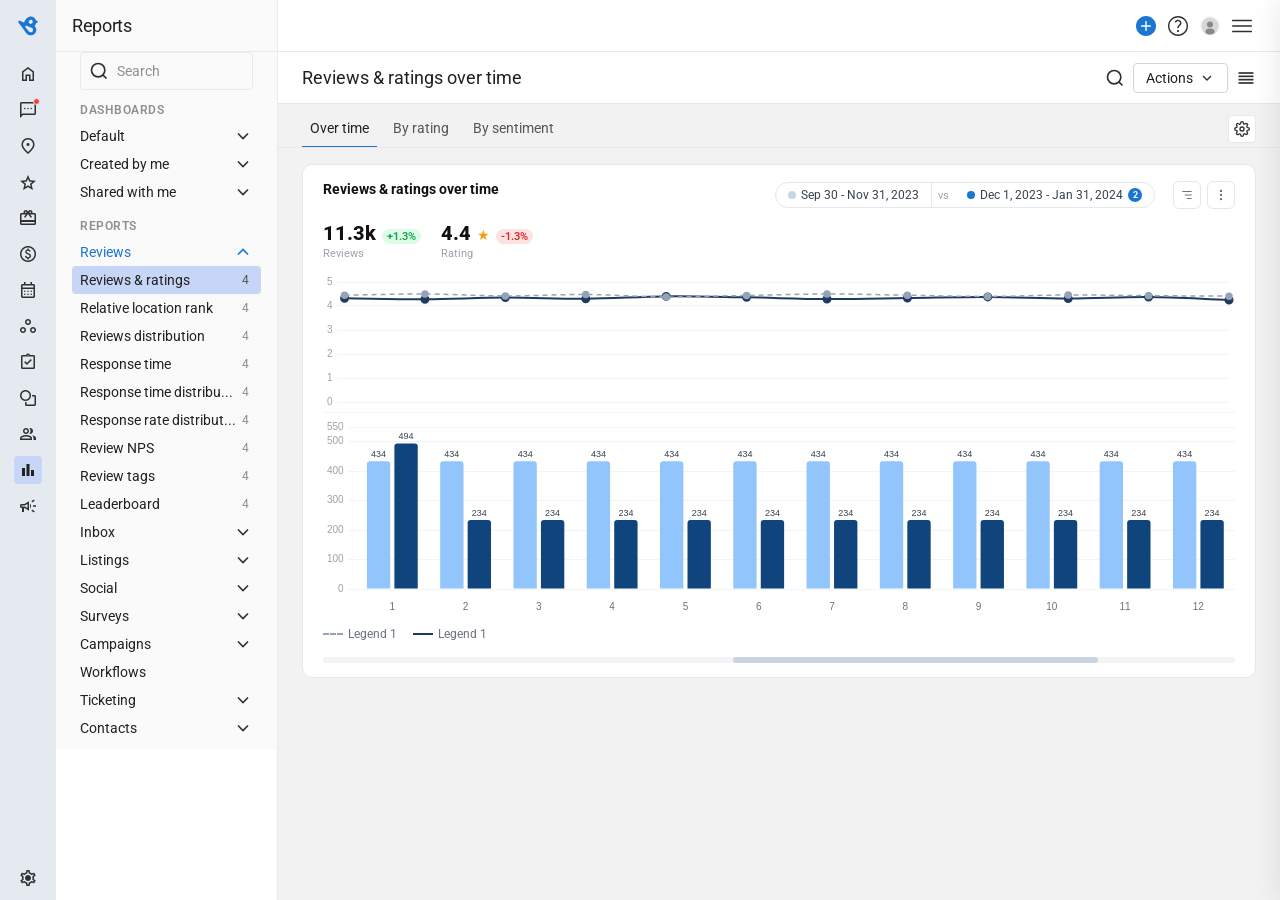
<file: L4/reviews_dashboard_v2.html>
<!DOCTYPE html>
<html lang="en">
<head>
<meta charset="UTF-8"/>
<meta name="viewport" content="width=device-width, initial-scale=1.0"/>
<title>Reports – Reviews & ratings over time</title>
<link rel="preconnect" href="https://fonts.googleapis.com"/>
<link rel="stylesheet" href="https://fonts.googleapis.com/css2?family=Roboto:wght@300;400;500;700&display=swap"/>
<link rel="stylesheet" href="https://fonts.googleapis.com/css2?family=Material+Symbols+Outlined:opsz,wght,FILL,GRAD@20,400,0,0&display=block"/>
<script src="./chart.umd.min.js"></script>
<style>
*,*::before,*::after{box-sizing:border-box;margin:0;padding:0}
body{font-family:'Roboto',sans-serif;background:rgb(242,242,242);height:100vh;overflow:hidden;color:rgb(33,33,33);font-size:14px}
.material-symbols-outlined{font-size:20px;line-height:1;user-select:none}

/* ── LAYOUT ── */
.body-wrap{display:flex;height:100vh;overflow:hidden}

/* ── RAIL (L1) ── */
.rail{width:56px;background:rgb(229,233,240);border-right:none;display:flex;flex-direction:column;align-items:center;padding:0;gap:0;flex-shrink:0}
.rail-logo-area{width:56px;height:52px;background:rgb(229,233,240);display:flex;align-items:center;justify-content:center;flex-shrink:0}
.rail-logo-area svg{width:28px;height:28px}
.rail-nav{flex:1;width:56px;background:rgb(229,233,240);display:flex;flex-direction:column;align-items:center;padding:8px 12px;gap:8px;overflow:hidden}
.rail-btn{width:28px;height:28px;border-radius:4px;display:flex;align-items:center;justify-content:center;cursor:pointer;color:rgb(48,48,48);position:relative;flex-shrink:0}
.rail-btn:hover{background:rgba(0,0,0,0.06)}
.rail-btn.active{background:rgb(199,214,246);color:rgb(33,33,33)}
.rail-btn .material-symbols-outlined{font-size:20px}
.rail-badge{position:absolute;top:2px;right:2px;width:7px;height:7px;background:#ef4444;border-radius:50%;border:1.5px solid rgb(229,233,240)}

/* ── SIDEBAR (L2) ── */
.sidebar{width:222px;background:#fff;border-right:1px solid rgb(234,234,234);overflow-y:auto;flex-shrink:0;padding:0}
.sidebar::-webkit-scrollbar{width:4px}
.sidebar::-webkit-scrollbar-thumb{background:rgb(199,214,246);border-radius:4px}
/* title inside sidebar */
.sb-title{height:52px;background:#fafafa;display:flex;align-items:center;gap:8px;padding:15px 16px;font-size:18px;font-weight:400;color:rgba(33,33,33,1);font-family:'Roboto',sans-serif;letter-spacing:-0.02em;flex-shrink:0;border-bottom:1px solid rgb(234,234,234)}
/* search */
.sb-search-wrap{padding:0 24px;background:#fafafa}
.sb-search{display:flex;align-items:center;gap:8px;background:#fafafa;border:1px solid rgb(229,233,240);border-radius:4px;padding:8px 0;margin-bottom:0}
.sb-search svg{width:20px;height:20px;color:rgba(48,48,48,1);flex-shrink:0;margin-left:8px}
.sb-search input{border:none;background:transparent;font-size:14px;font-family:'Roboto',sans-serif;color:rgba(33,33,33,1);outline:none;width:100%;padding-right:8px}
.sb-search input::placeholder{color:rgba(143,143,143,1)}
/* content body */
.sb-body{background:#fafafa;padding:8px 16px;display:flex;flex-direction:column;gap:8px}
.sb-section-lbl{font-size:12px;font-weight:600;letter-spacing:.5px;text-transform:uppercase;color:rgba(143,143,143,1);padding:0 4px 0 8px;height:24px;display:flex;align-items:center}
.sb-group-hdr{display:flex;align-items:center;justify-content:space-between;padding:4px 8px;height:28px;cursor:pointer;font-size:14px;font-weight:400;color:rgba(33,33,33,1);border-radius:4px}
.sb-group-hdr:hover{background:rgba(0,0,0,0.04)}
.sb-group-hdr svg{width:20px;height:20px;color:rgba(48,48,48,1);flex-shrink:0}
.sb-group-hdr.open{color:rgba(33,33,33,1)}
.sb-item{display:flex;align-items:center;justify-content:space-between;padding:4px 8px;height:28px;cursor:pointer;font-size:14px;font-weight:400;color:rgba(33,33,33,1);border-radius:4px}
.sb-item:hover{background:rgba(0,0,0,0.04)}
.sb-item.active{background:rgba(199,214,246,1);color:rgba(33,33,33,1);font-weight:400}
.sb-item .badge{font-size:12px;color:rgba(143,143,143,1);background:transparent;border-radius:10px;padding:0 4px;font-weight:400}
.sb-item.active .badge{color:rgba(85,85,85,1)}

/* ── TOP NAV ── */
.top-nav{height:52px;background:#fff;border-bottom:1px solid rgb(234,234,234);display:flex;align-items:center;justify-content:flex-end;padding:0 24px;gap:4px;flex-shrink:0}
.top-nav-btn{width:28px;height:28px;border-radius:4px;display:flex;align-items:center;justify-content:center;cursor:pointer;color:rgb(48,48,48)}
.top-nav-btn:hover{background:rgba(0,0,0,0.06)}
.top-nav-btn .material-symbols-outlined{font-size:20px}

/* ── MAIN ── */
.main{flex:1;overflow-y:auto;display:flex;flex-direction:column}
.main::-webkit-scrollbar{width:6px}
.main::-webkit-scrollbar-thumb{background:#d1d5db;border-radius:4px}
.page-hdr{height:52px;display:flex;align-items:center;justify-content:space-between;padding:0 24px;background:#fff;border-bottom:1px solid #e5e7eb;flex-shrink:0}
.page-hdr h1{font-size:18px;font-weight:400;color:rgb(33,33,33)}
.page-hdr-right{display:flex;align-items:center;gap:8px}
.page-hdr-right svg{width:20px;height:20px;color:rgb(48,48,48);cursor:pointer}
.page-hdr-right svg:hover{color:rgb(33,33,33)}
.page-hdr-avatar{width:28px;height:28px;border-radius:50%;background:rgb(99,102,241);display:flex;align-items:center;justify-content:center;color:#fff;font-size:11px;font-weight:700;flex-shrink:0;cursor:pointer}
.topnav-actions{display:flex;align-items:center;gap:6px;border:1px solid #d1d5db;border-radius:4px;padding:6px 12px;font-size:14px;font-weight:400;color:rgb(33,33,33);cursor:pointer;background:#fff;font-family:'Roboto',sans-serif}
.topnav-actions:hover{background:rgb(242,244,247)}
.topnav-actions svg{width:16px;height:16px;color:rgb(48,48,48)}

/* ── TABS ── */
.tabs{display:flex;align-items:center;padding:0 24px;border-bottom:1px solid #e5e7eb;margin-top:6px;gap:0;background:transparent}
.tabs-list{display:flex;align-items:center;flex:1;overflow-x:auto;gap:8px}
.tabs-list::-webkit-scrollbar{display:none}
.tab{display:flex;flex-direction:column;justify-content:space-between;padding:0;height:37px;font-size:14px;font-weight:400;color:rgb(85,85,85);cursor:pointer;white-space:nowrap;flex-shrink:0}
.tab-inner{padding:8px 8px;flex:1;display:flex;align-items:center}
.tab-indicator{height:1px;background:transparent}
.tab:hover .tab-inner{background:rgb(242,244,247);color:rgb(33,33,33)}
.tab.active .tab-inner{color:rgb(33,33,33)}
.tab.active .tab-indicator{background:rgb(25,118,210)}
.tabs-gear{width:28px;height:28px;margin-left:8px;flex-shrink:0;border:1px solid #e5e7eb;border-radius:4px;display:flex;align-items:center;justify-content:center;cursor:pointer;color:rgb(48,48,48);background:#fff;transition:background .15s,color .15s}
.tabs-gear:hover{background:rgb(242,244,247)}
.tabs-gear.active{background:rgb(199,214,246);color:rgb(33,33,33);border-color:rgb(199,214,246)}
.tabs-gear svg{width:16px;height:16px}

/* ── SETTINGS PANEL ── */
.panel-backdrop{position:fixed;inset:0;background:rgba(0,0,0,0.18);z-index:199;display:none}
.panel-backdrop.open{display:block}
.tab-settings-panel{position:fixed;top:0;right:0;bottom:0;width:300px;background:#fff;border-left:1px solid #e5e7eb;box-shadow:-4px 0 24px rgba(0,0,0,0.08);transform:translateX(100%);transition:transform .25s cubic-bezier(.4,0,.2,1);z-index:200;display:flex;flex-direction:column}
.tab-settings-panel.open{transform:translateX(0)}

.tsp-header{display:flex;align-items:center;justify-content:space-between;padding:16px 18px;border-bottom:1px solid #e5e7eb;flex-shrink:0}
.tsp-title{font-size:13.5px;font-weight:700;color:#111}
.tsp-close{width:26px;height:26px;border-radius:5px;border:none;background:transparent;display:flex;align-items:center;justify-content:center;cursor:pointer;color:#6b7280}
.tsp-close:hover{background:#f3f4f6;color:#111}
.tsp-close svg{width:15px;height:15px}

/* ── ADD VIEW ── */
.tsp-add-wrap{padding:12px 18px;flex-shrink:0;position:relative}
.add-view-btn{display:flex;align-items:center;gap:6px;width:100%;padding:7px 12px;background:rgb(25,118,210);border:none;border-radius:6px;font-size:12.5px;font-weight:600;color:#fff;cursor:pointer;justify-content:center;transition:background .15s}
.add-view-btn:hover{background:rgb(15,69,124)}
.add-view-btn svg{width:14px;height:14px}

/* ── ADD VIEW POPOVER (inline inside panel) ── */
.av-popover{
  position:absolute;top:calc(100% - 8px);left:18px;right:18px;
  background:#fff;border:1px solid #e5e7eb;border-radius:8px;
  box-shadow:0 4px 20px rgba(0,0,0,0.12);z-index:10;
  display:none;flex-direction:column;max-height:320px;overflow:hidden;
}
.av-popover.open{display:flex}

.av-tab-bar{display:flex;border-bottom:1px solid #e5e7eb;flex-shrink:0}
.av-tab{flex:1;text-align:center;padding:9px 0;font-size:12px;font-weight:500;color:#6b7280;cursor:pointer;border-bottom:2px solid transparent;margin-bottom:-1px;transition:color .15s}
.av-tab:hover{color:#111}
.av-tab.active{color:rgb(25,118,210);border-bottom-color:rgb(25,118,210);font-weight:600}

.av-search{padding:8px 10px;border-bottom:1px solid #f3f4f6;flex-shrink:0}
.av-search input{width:100%;border:1px solid #e5e7eb;border-radius:5px;padding:5px 8px;font-size:12px;color:#374151;outline:none;background:#f9fafb}
.av-search input:focus{border-color:rgb(25,118,210);background:#fff}

.av-list{overflow-y:auto;padding:4px 0}
.av-list::-webkit-scrollbar{width:3px}
.av-list::-webkit-scrollbar-thumb{background:#e5e7eb;border-radius:3px}

.av-item{display:flex;align-items:center;justify-content:space-between;padding:8px 12px;cursor:pointer;font-size:12.5px;color:#374151;transition:background .1s}
.av-item:hover:not(.av-item-added){background:#f3f4f6}
.av-item-added{color:#9ca3af;cursor:default}
.av-item-added .av-check{display:flex}
.av-check{display:none;align-items:center;color:rgb(25,118,210)}
.av-check svg{width:13px;height:13px}
.av-empty{padding:16px 12px;text-align:center;font-size:12px;color:#9ca3af}

/* ── PANEL LIST (only enabled items) ── */
.tsp-list{flex:1;overflow-y:auto;padding:4px 0}
.tsp-list::-webkit-scrollbar{width:4px}
.tsp-list::-webkit-scrollbar-thumb{background:#e5e7eb;border-radius:4px}

.tsp-row{display:flex;align-items:center;padding:8px 12px 8px 10px;transition:background .1s;user-select:none}
.tsp-row:hover{background:#f9fafb}
.tsp-row-name{font-size:12.5px;color:#374151;flex:1}
.tsp-row-tag{font-size:10px;padding:1px 6px;border-radius:10px;font-weight:500;margin-left:6px;flex-shrink:0}
.tsp-row-tag.metrics{background:#ede9fe;color:#7c3aed}
.tsp-row-tag.group{background:#dcfce7;color:#16a34a}

/* drag handle */
.tsp-drag-handle{width:20px;height:20px;flex-shrink:0;margin-right:6px;display:flex;align-items:center;justify-content:center;color:#d1d5db;cursor:grab;border-radius:3px}
.tsp-row:hover .tsp-drag-handle{color:#9ca3af}
.tsp-drag-handle svg{width:12px;height:12px;pointer-events:none}

/* remove button */
.tsp-remove-btn{width:22px;height:22px;border-radius:4px;border:none;background:transparent;display:flex;align-items:center;justify-content:center;cursor:pointer;color:#d1d5db;flex-shrink:0;opacity:0;transition:opacity .15s,color .15s,background .15s}
.tsp-row:hover .tsp-remove-btn{opacity:1}
.tsp-remove-btn:hover{color:#ef4444;background:#fee2e2}
.tsp-remove-btn svg{width:12px;height:12px;pointer-events:none}

/* drag states */
.tsp-row.dragging{opacity:.35;background:#f9fafb}
.tsp-row.drag-over{background:#eff6ff;border-top:2px solid rgb(25,118,210)}

/* footer */
.tsp-footer{border-top:1px solid #e5e7eb;padding:12px 18px;display:flex;align-items:center;justify-content:space-between;flex-shrink:0}
.tsp-count{font-size:12px;color:#6b7280}
.tsp-count strong{color:#111}
.tsp-max-warn{font-size:11px;color:#dc2626;font-weight:500;display:none}
.tsp-max-warn.show{display:block}

/* ── CARD ── */
.content-pad{padding:16px 24px 24px}
.card{background:#fff;border:1px solid #e5e7eb;border-radius:10px;overflow:hidden}
.card-top{display:flex;align-items:flex-start;justify-content:space-between;padding:16px 20px 12px}
.card-title{font-size:13.5px;font-weight:700;color:#111}
.date-range-pill{display:flex;align-items:center;border:1px solid #e5e7eb;border-radius:20px;font-size:11.5px;overflow:hidden}
.drp-seg{display:flex;align-items:center;gap:5px;padding:5px 12px;cursor:pointer;color:#374151}
.drp-seg:first-child{border-right:1px solid #e5e7eb}
.drp-seg .dot{width:8px;height:8px;border-radius:50%;flex-shrink:0}
.drp-seg .dot.gray{background:#cbd5e1}
.drp-seg .dot.blue{background:rgb(25,118,210)}
.drp-badge{background:rgb(25,118,210);color:#fff;font-size:9px;font-weight:700;border-radius:50%;width:14px;height:14px;display:flex;align-items:center;justify-content:center}
.vs-sep{padding:0 6px;color:#9ca3af;font-size:11px}
.card-actions{display:flex;align-items:center;gap:6px;margin-left:10px}
.card-icon-btn{width:28px;height:28px;border:1px solid #e5e7eb;border-radius:6px;display:flex;align-items:center;justify-content:center;cursor:pointer;background:#fff;color:#6b7280}
.card-icon-btn:hover{background:#f9fafb}
.card-icon-btn svg{width:14px;height:14px}
.stats-row{display:flex;align-items:flex-end;gap:20px;padding:0 20px 12px}
.stat{display:flex;flex-direction:column;gap:1px}
.stat-main{display:flex;align-items:baseline;gap:6px}
.stat-val{font-size:20px;font-weight:800;color:#111}
.stat-delta{font-size:11px;font-weight:600;padding:1px 5px;border-radius:10px}
.stat-delta.up{background:#dcfce7;color:#16a34a}
.stat-delta.down{background:#fee2e2;color:#dc2626}
.stat-lbl{font-size:11px;color:#9ca3af;margin-top:1px}
.star{color:#f59e0b;font-size:14px}
.chart-section{padding:0 20px}
.chart-divider{height:1px;background:#f3f4f6;margin:0 20px}
.legend-row{display:flex;align-items:center;gap:16px;padding:10px 20px 16px}
.leg{display:flex;align-items:center;gap:5px;font-size:11.5px;color:#6b7280}
.scroll-bar-wrap{padding:0 20px 14px}
.scroll-bar-track{height:6px;background:#f3f4f6;border-radius:6px}
.scroll-bar-thumb{height:6px;width:40%;background:#cbd5e1;border-radius:6px;margin-left:45%}
</style>
</head>
<body>

<div class="body-wrap">

  <!-- RAIL (L1) — full height, logo at top -->
  <div class="rail">
    <!-- Logo -->
    <a href="../index.html" class="rail-logo-area" style="text-decoration:none">
      <svg width="28" height="28" viewBox="0 0 28 28" fill="none" xmlns="http://www.w3.org/2000/svg">
        <path fill-rule="evenodd" clip-rule="evenodd" d="M17.6417 15.8029L17.6417 15.8027L17.6384 15.8014C17.5927 15.7816 17.5463 15.7632 17.4992 15.7463L12.7315 13.8611L12.7311 13.8618C12.6006 13.804 12.4564 13.7713 12.3044 13.7713C11.7231 13.7713 11.2518 14.2403 11.2518 14.8187C11.2518 15.0578 11.3332 15.2774 11.4688 15.4537L11.4681 15.4544L11.4764 15.4638C11.5005 15.4944 11.5259 15.524 11.5532 15.5517L14.9714 19.459L14.9715 19.4589C15.3977 19.9372 16.0196 20.2391 16.7125 20.2391C17.9972 20.2391 19.0387 19.2029 19.0387 17.9247C19.0387 16.9752 18.4638 16.1598 17.6417 15.8029M16.0713 7.92504C17.1523 7.58657 18.3171 8.14557 18.673 9.17345C19.0289 10.2013 18.4411 11.3088 17.36 11.6473C16.2791 11.9856 15.1142 11.4266 14.7583 10.3989C14.4025 9.37094 14.9903 8.26336 16.0713 7.92504M23.5537 9.17994C23.3965 8.95849 23.168 8.81665 22.9198 8.75419L22.9196 8.75053L21.9876 8.50627C21.9741 8.46262 21.9653 8.41842 21.9506 8.37481C20.9828 5.51383 17.8153 3.95809 14.8755 4.89999C13.3526 5.38783 12.1944 6.45242 11.5617 7.76098L9.87757 10.4368L5.88029 8.85972L5.87765 8.86265C5.62588 8.76042 5.33869 8.73796 5.05933 8.82742C4.44192 9.02534 4.10609 9.67275 4.30931 10.2738C4.33911 10.3616 4.38134 10.4416 4.42915 10.5168L4.4222 10.5248L8.59266 16.045C8.59643 16.05 8.59829 16.0555 8.60205 16.0603C8.60577 16.0655 8.61067 16.0695 8.61463 16.0746L11.5983 20.2565C12.9021 22.5847 15.7227 23.9859 18.4456 23.1135C21.3852 22.1718 22.984 19.089 22.0161 16.228C21.7148 15.3376 21.2002 14.5738 20.5458 13.9722C21.3708 13.1844 21.9306 12.1679 22.1398 11.0647L23.0412 10.8043L23.0406 10.7945C23.1205 10.7643 23.1987 10.7278 23.2723 10.6784C23.7751 10.3402 23.9012 9.66943 23.5537 9.17994" fill="#1976D2"/>
      </svg>
    </a>
    <!-- Nav buttons -->
    <div class="rail-nav">
      <div class="rail-btn" title="Overview"><span class="material-symbols-outlined">home</span></div>
      <div class="rail-btn" style="position:relative" title="Inbox"><span class="material-symbols-outlined">sms</span><div class="rail-badge"></div></div>
      <div class="rail-btn" title="Listings"><span class="material-symbols-outlined">location_on</span></div>
      <div class="rail-btn" title="Reviews"><span class="material-symbols-outlined">grade</span></div>
      <div class="rail-btn" title="Referrals"><span class="material-symbols-outlined">card_giftcard</span></div>
      <div class="rail-btn" title="Payments"><span class="material-symbols-outlined">monetization_on</span></div>
      <div class="rail-btn" title="Appointments"><span class="material-symbols-outlined">calendar_month</span></div>
      <div class="rail-btn" title="Social"><span class="material-symbols-outlined">workspaces</span></div>
      <div class="rail-btn" title="Surveys"><span class="material-symbols-outlined">assignment_turned_in</span></div>
      <div class="rail-btn" title="Ticketing"><span class="material-symbols-outlined">shapes</span></div>
      <div class="rail-btn" title="Contacts"><span class="material-symbols-outlined">group</span></div>
      <div class="rail-btn active" title="Reports"><span class="material-symbols-outlined">bar_chart</span></div>
      <div class="rail-btn" title="Campaigns"><span class="material-symbols-outlined">campaign</span></div>
      <div style="flex:1"></div>
      <div class="rail-btn" title="Settings"><span class="material-symbols-outlined">settings</span></div>
    </div>
  </div>

  <!-- SIDEBAR -->
  <div class="sidebar">
    <div class="sb-title">Reports</div>
    <div class="sb-search-wrap">
      <div class="sb-search">
        <svg xmlns="http://www.w3.org/2000/svg" fill="none" viewBox="0 0 24 24" stroke="currentColor" stroke-width="2"><circle cx="11" cy="11" r="8"/><path d="M21 21l-4.35-4.35"/></svg>
        <input placeholder="Search"/>
      </div>
    </div>
    <div class="sb-body">
      <div>
        <div class="sb-section-lbl">Dashboards</div>
        <div class="sb-group-hdr open">Default <svg xmlns="http://www.w3.org/2000/svg" fill="none" viewBox="0 0 24 24" stroke="currentColor" stroke-width="2"><polyline points="6 9 12 15 18 9"/></svg></div>
        <div class="sb-group-hdr">Created by me <svg xmlns="http://www.w3.org/2000/svg" fill="none" viewBox="0 0 24 24" stroke="currentColor" stroke-width="2"><polyline points="6 9 12 15 18 9"/></svg></div>
        <div class="sb-group-hdr">Shared with me <svg xmlns="http://www.w3.org/2000/svg" fill="none" viewBox="0 0 24 24" stroke="currentColor" stroke-width="2"><polyline points="6 9 12 15 18 9"/></svg></div>
      </div>
      <div>
        <div class="sb-section-lbl">Reports</div>
        <div class="sb-group-hdr open" style="color:rgb(25,118,210)">Reviews <svg xmlns="http://www.w3.org/2000/svg" fill="none" viewBox="0 0 24 24" stroke="rgb(25,118,210)" stroke-width="2"><polyline points="18 15 12 9 6 15"/></svg></div>
        <div class="sb-item active">Reviews &amp; ratings <span class="badge">4</span></div>
        <div class="sb-item">Relative location rank <span class="badge">4</span></div>
        <div class="sb-item">Reviews distribution <span class="badge">4</span></div>
        <div class="sb-item">Response time <span class="badge">4</span></div>
        <div class="sb-item">Response time distribu... <span class="badge">4</span></div>
        <div class="sb-item">Response rate distribut... <span class="badge">4</span></div>
        <div class="sb-item">Review NPS <span class="badge">4</span></div>
        <div class="sb-item">Review tags <span class="badge">4</span></div>
        <div class="sb-item">Leaderboard <span class="badge">4</span></div>
        <div class="sb-group-hdr">Inbox <svg xmlns="http://www.w3.org/2000/svg" fill="none" viewBox="0 0 24 24" stroke="currentColor" stroke-width="2"><polyline points="6 9 12 15 18 9"/></svg></div>
        <div class="sb-group-hdr">Listings <svg xmlns="http://www.w3.org/2000/svg" fill="none" viewBox="0 0 24 24" stroke="currentColor" stroke-width="2"><polyline points="6 9 12 15 18 9"/></svg></div>
        <div class="sb-group-hdr">Social <svg xmlns="http://www.w3.org/2000/svg" fill="none" viewBox="0 0 24 24" stroke="currentColor" stroke-width="2"><polyline points="6 9 12 15 18 9"/></svg></div>
        <div class="sb-group-hdr">Surveys <svg xmlns="http://www.w3.org/2000/svg" fill="none" viewBox="0 0 24 24" stroke="currentColor" stroke-width="2"><polyline points="6 9 12 15 18 9"/></svg></div>
        <div class="sb-group-hdr">Campaigns <svg xmlns="http://www.w3.org/2000/svg" fill="none" viewBox="0 0 24 24" stroke="currentColor" stroke-width="2"><polyline points="6 9 12 15 18 9"/></svg></div>
        <div class="sb-group-hdr">Workflows</div>
        <div class="sb-group-hdr">Ticketing <svg xmlns="http://www.w3.org/2000/svg" fill="none" viewBox="0 0 24 24" stroke="currentColor" stroke-width="2"><polyline points="6 9 12 15 18 9"/></svg></div>
        <div class="sb-group-hdr">Contacts <svg xmlns="http://www.w3.org/2000/svg" fill="none" viewBox="0 0 24 24" stroke="currentColor" stroke-width="2"><polyline points="6 9 12 15 18 9"/></svg></div>
      </div>
    </div>
  </div>

  <!-- MAIN -->
  <div class="main">
    <!-- TOP NAV -->
    <div class="top-nav">
      <!-- Add -->
      <div class="top-nav-btn" title="Add">
        <svg width="20" height="20" viewBox="0 0 15.1666 15.1666" fill="none" xmlns="http://www.w3.org/2000/svg">
          <path d="M7.04167 8.12496V10.8333C7.04167 10.9868 7.09318 11.1154 7.19621 11.2192C7.29924 11.323 7.4269 11.375 7.57921 11.375C7.73151 11.375 7.86055 11.323 7.96631 11.2192C8.07208 11.1154 8.12496 10.9868 8.12496 10.8333V8.12496H10.8333C10.9868 8.12496 11.1154 8.07344 11.2192 7.97042C11.323 7.86739 11.375 7.73972 11.375 7.58742C11.375 7.43511 11.323 7.30608 11.2192 7.20031C11.1154 7.09455 10.9868 7.04167 10.8333 7.04167H8.12496V4.33331C8.12496 4.17984 8.07344 4.0512 7.97042 3.9474C7.86739 3.84358 7.73972 3.79167 7.58742 3.79167C7.43511 3.79167 7.30608 3.84358 7.20031 3.9474C7.09455 4.0512 7.04167 4.17984 7.04167 4.33331V7.04167H4.33331C4.17984 7.04167 4.0512 7.09318 3.9474 7.19621C3.84358 7.29924 3.79167 7.4269 3.79167 7.57921C3.79167 7.73151 3.84358 7.86055 3.9474 7.96631C4.0512 8.07208 4.17984 8.12496 4.33331 8.12496H7.04167ZM7.59046 15.1666C6.54724 15.1666 5.56474 14.9693 4.64296 14.5745C3.72117 14.1798 2.91435 13.6367 2.2225 12.9452C1.53064 12.2536 0.987257 11.4475 0.592354 10.5267C0.197452 9.60591 0 8.62207 0 7.57517C0 6.52825 0.197361 5.54737 0.592083 4.63254C0.986806 3.71769 1.52993 2.91435 2.22146 2.2225C2.913 1.53064 3.71916 0.987258 4.63994 0.592355C5.56072 0.197452 6.54456 0 7.59146 0C8.63838 0 9.61925 0.197362 10.5341 0.592084C11.4489 0.986807 12.2523 1.52993 12.9441 2.22146C13.636 2.913 14.1794 3.71754 14.5743 4.63506C14.9692 5.55259 15.1666 6.53296 15.1666 7.57617C15.1666 8.61939 14.9693 9.60189 14.5745 10.5237C14.1798 11.4455 13.6367 12.2523 12.9452 12.9441C12.2536 13.636 11.4491 14.1794 10.5316 14.5743C9.61404 14.9692 8.63367 15.1666 7.59046 15.1666Z" fill="#1976D2"/>
        </svg>
      </div>
      <!-- Help -->
      <div class="top-nav-btn" title="Help">
        <svg width="20" height="20" viewBox="0 0 15.1666 15.1666" fill="none" xmlns="http://www.w3.org/2000/svg">
          <path d="M7.61348 12.2628C7.83909 12.2628 8.03042 12.1849 8.18748 12.0291C8.34452 11.8733 8.42304 11.6826 8.42304 11.457C8.42304 11.2314 8.34515 11.04 8.18937 10.883C8.03358 10.7259 7.84288 10.6474 7.61727 10.6474C7.39165 10.6474 7.20031 10.7253 7.04327 10.8811C6.88622 11.0369 6.80769 11.2276 6.80769 11.4532C6.80769 11.6788 6.88558 11.8702 7.04138 12.0272C7.19715 12.1843 7.38785 12.2628 7.61348 12.2628ZM7.59046 15.1666C6.54724 15.1666 5.56474 14.9693 4.64296 14.5745C3.72117 14.1798 2.91435 13.6367 2.2225 12.9452C1.53064 12.2536 0.987257 11.4475 0.592354 10.5267C0.197452 9.60591 0 8.62207 0 7.57517C0 6.52825 0.197361 5.54737 0.592083 4.63254C0.986806 3.71769 1.52993 2.91435 2.22146 2.2225C2.913 1.53064 3.71916 0.987258 4.63994 0.592355C5.56072 0.197452 6.54456 0 7.59146 0C8.63838 0 9.61925 0.197362 10.5341 0.592084C11.4489 0.986807 12.2523 1.52993 12.9441 2.22146C13.636 2.913 14.1794 3.71754 14.5743 4.63506C14.9692 5.55259 15.1666 6.53296 15.1666 7.57617C15.1666 8.61939 14.9693 9.60189 14.5745 10.5237C14.1798 11.4455 13.6367 12.2523 12.9452 12.9441C12.2536 13.636 11.4491 14.1794 10.5316 14.5743C9.61404 14.9692 8.63367 15.1666 7.59046 15.1666ZM7.58331 14.0833C9.38887 14.0833 10.9236 13.4514 12.1875 12.1875C13.4514 10.9236 14.0833 9.38887 14.0833 7.58331C14.0833 5.77776 13.4514 4.24304 12.1875 2.97915C10.9236 1.71526 9.38887 1.08331 7.58331 1.08331C5.77776 1.08331 4.24303 1.71526 2.97915 2.97915C1.71526 4.24304 1.08331 5.77776 1.08331 7.58331C1.08331 9.38887 1.71526 10.9236 2.97915 12.1875C4.24303 13.4514 5.77776 14.0833 7.58331 14.0833ZM7.63467 4.016C8.0235 4.016 8.36001 4.13846 8.64421 4.38338C8.9284 4.62829 9.0705 4.93444 9.0705 5.30181C9.0705 5.61128 8.98423 5.88674 8.81169 6.12819C8.63915 6.36965 8.43749 6.5876 8.20673 6.78204C7.90423 7.05039 7.63442 7.35252 7.39731 7.68844C7.16021 8.02434 7.0406 8.39689 7.03846 8.80608C7.03311 8.95778 7.08361 9.07797 7.18996 9.16665C7.29631 9.25531 7.42037 9.29965 7.56217 9.29965C7.71408 9.29965 7.84213 9.25665 7.94629 9.17065C8.05044 9.08465 8.11801 8.97113 8.149 8.8301C8.21844 8.5299 8.34372 8.26549 8.52481 8.0369C8.7059 7.8083 8.90207 7.59091 9.11333 7.38473C9.41703 7.0887 9.66823 6.75898 9.86694 6.39556C10.0657 6.03213 10.165 5.64226 10.165 5.22596C10.165 4.56571 9.91876 4.0163 9.42625 3.57773C8.93374 3.13916 8.34436 2.91988 7.65812 2.91988C7.16808 2.91988 6.71046 3.03313 6.28525 3.25963C5.86004 3.48611 5.5101 3.80474 5.23544 4.2155C5.14792 4.34106 5.12469 4.47874 5.16573 4.62854C5.20677 4.77833 5.30092 4.88333 5.44817 4.94352C5.60024 5.01428 5.74945 5.02456 5.89581 4.97433C6.04217 4.92413 6.1645 4.84668 6.26279 4.74198C6.4316 4.53684 6.63245 4.36456 6.86535 4.22515C7.09826 4.08572 7.35469 4.016 7.63467 4.016Z" fill="#303030"/>
        </svg>
      </div>
      <!-- Avatar -->
      <div class="top-nav-btn" title="Account">
        <svg width="20" height="20" viewBox="0 0 20 20" fill="none" xmlns="http://www.w3.org/2000/svg">
          <circle cx="10" cy="10" r="9.5" fill="white" stroke="#F4F6F7"/>
          <circle cx="10" cy="10" r="8.75" fill="#D8D8D8"/>
          <circle cx="10" cy="8.5" r="3" fill="#888"/>
          <ellipse cx="10" cy="15.5" rx="4.5" ry="3" fill="#888"/>
        </svg>
      </div>
      <!-- Menu -->
      <div class="top-nav-btn" title="Menu">
        <svg width="20" height="14" viewBox="0 0 13.1666 8.391" fill="none" xmlns="http://www.w3.org/2000/svg">
          <path d="M0.541667 8.391C0.388194 8.391 0.259548 8.33948 0.155729 8.23644C0.0519095 8.13341 0 8.00574 0 7.85344C0 7.70113 0.0519095 7.5721 0.155729 7.46633C0.259548 7.36057 0.388194 7.30769 0.541667 7.30769H12.625C12.7784 7.30769 12.9071 7.3592 13.0109 7.46223C13.1147 7.56526 13.1666 7.69292 13.1666 7.84523C13.1666 7.99753 13.1147 8.12657 13.0109 8.23233C12.9071 8.33811 12.7784 8.391 12.625 8.391H0.541667ZM0.541667 4.73715C0.388194 4.73715 0.259548 4.68563 0.155729 4.5826C0.0519095 4.47958 0 4.35191 0 4.1996C0 4.0473 0.0519095 3.91826 0.155729 3.8125C0.259548 3.70674 0.388194 3.65385 0.541667 3.65385H12.625C12.7784 3.65385 12.9071 3.70537 13.0109 3.8084C13.1147 3.91142 13.1666 4.03909 13.1666 4.1914C13.1666 4.3437 13.1147 4.47274 13.0109 4.5785C12.9071 4.68426 12.7784 4.73715 12.625 4.73715H0.541667ZM0.541667 1.08331C0.388194 1.08331 0.259548 1.0318 0.155729 0.928771C0.0519095 0.825743 0 0.698076 0 0.54577C0 0.393464 0.0519095 0.26443 0.155729 0.158666C0.259548 0.0528882 0.388194 0 0.541667 0H12.625C12.7784 0 12.9071 0.0515197 13.0109 0.154561C13.1147 0.257589 13.1666 0.385257 13.1666 0.537562C13.1666 0.689868 13.1147 0.818902 13.0109 0.924666C12.9071 1.03043 12.7784 1.08331 12.625 1.08331H0.541667Z" fill="#303030"/>
        </svg>
      </div>
    </div>
    <div class="page-hdr">
      <h1>Reviews &amp; ratings over time</h1>
      <div class="page-hdr-right">
        <svg xmlns="http://www.w3.org/2000/svg" fill="none" viewBox="0 0 24 24" stroke="currentColor" stroke-width="2"><circle cx="11" cy="11" r="8"/><path d="M21 21l-4.35-4.35"/></svg>
        <button class="topnav-actions">Actions <svg xmlns="http://www.w3.org/2000/svg" fill="none" viewBox="0 0 24 24" stroke="currentColor" stroke-width="2"><polyline points="6 9 12 15 18 9"/></svg></button>
        <svg xmlns="http://www.w3.org/2000/svg" fill="none" viewBox="0 0 24 24" stroke="currentColor" stroke-width="2"><line x1="21" y1="10" x2="3" y2="10"/><line x1="21" y1="6" x2="3" y2="6"/><line x1="21" y1="14" x2="3" y2="14"/><line x1="21" y1="18" x2="3" y2="18"/></svg>
      </div>
    </div>

    <div class="tabs" id="tabs-bar">
      <div class="tabs-list" id="tabs-list"></div>
      <button class="tabs-gear" id="tabs-gear-btn" title="Manage tabs">
        <svg xmlns="http://www.w3.org/2000/svg" fill="none" viewBox="0 0 24 24" stroke="currentColor" stroke-width="2"><circle cx="12" cy="12" r="3"/><path d="M19.4 15a1.65 1.65 0 00.33 1.82l.06.06a2 2 0 010 2.83 2 2 0 01-2.83 0l-.06-.06a1.65 1.65 0 00-1.82-.33 1.65 1.65 0 00-1 1.51V21a2 2 0 01-4 0v-.09A1.65 1.65 0 009 19.4a1.65 1.65 0 00-1.82.33l-.06.06a2 2 0 01-2.83-2.83l.06-.06A1.65 1.65 0 004.68 15a1.65 1.65 0 00-1.51-1H3a2 2 0 010-4h.09A1.65 1.65 0 004.6 9a1.65 1.65 0 00-.33-1.82l-.06-.06a2 2 0 012.83-2.83l.06.06A1.65 1.65 0 009 4.68a1.65 1.65 0 001-1.51V3a2 2 0 014 0v.09a1.65 1.65 0 001 1.51 1.65 1.65 0 001.82-.33l.06-.06a2 2 0 012.83 2.83l-.06.06A1.65 1.65 0 0019.4 9a1.65 1.65 0 001.51 1H21a2 2 0 010 4h-.09a1.65 1.65 0 00-1.51 1z"/></svg>
      </button>
    </div>

    <div class="content-pad">
      <div class="card">
        <div class="card-top">
          <div class="card-title">Reviews &amp; ratings over time</div>
          <div style="display:flex;align-items:center;gap:8px">
            <div class="date-range-pill">
              <div class="drp-seg"><div class="dot gray"></div><span>Sep 30 - Nov 31, 2023</span></div>
              <div class="vs-sep">vs</div>
              <div class="drp-seg"><div class="dot blue"></div><span>Dec 1, 2023 - Jan 31, 2024</span><div class="drp-badge">2</div></div>
            </div>
            <div class="card-actions">
              <div class="card-icon-btn"><svg xmlns="http://www.w3.org/2000/svg" fill="none" viewBox="0 0 24 24" stroke="currentColor" stroke-width="2"><line x1="4" y1="6" x2="20" y2="6"/><line x1="8" y1="12" x2="20" y2="12"/><line x1="12" y1="18" x2="20" y2="18"/></svg></div>
              <div class="card-icon-btn"><svg xmlns="http://www.w3.org/2000/svg" fill="none" viewBox="0 0 24 24" stroke="currentColor" stroke-width="2"><circle cx="12" cy="5" r="1" fill="currentColor"/><circle cx="12" cy="12" r="1" fill="currentColor"/><circle cx="12" cy="19" r="1" fill="currentColor"/></svg></div>
            </div>
          </div>
        </div>
        <div class="stats-row">
          <div class="stat"><div class="stat-main"><span class="stat-val">11.3k</span><span class="stat-delta up">+1.3%</span></div><div class="stat-lbl">Reviews</div></div>
          <div class="stat"><div class="stat-main"><span class="stat-val">4.4</span><span class="star">★</span><span class="stat-delta down">-1.3%</span></div><div class="stat-lbl">Rating</div></div>
        </div>
        <div class="chart-section" style="height:140px"><canvas id="lineChart"></canvas></div>
        <div class="chart-divider"></div>
        <div class="chart-section" style="height:200px;margin-top:4px"><canvas id="barChart"></canvas></div>
        <div class="legend-row">
          <div class="leg"><div style="border-top:2px dashed #94a3b8;width:20px;height:0"></div> Legend 1</div>
          <div class="leg"><div style="border-top:2px solid #1e3a5f;width:20px;height:0"></div> Legend 1</div>
        </div>
        <div class="scroll-bar-wrap"><div class="scroll-bar-track"><div class="scroll-bar-thumb"></div></div></div>
      </div>
    </div>
  </div>
</div>

<!-- SETTINGS PANEL -->
<div class="panel-backdrop" id="panel-backdrop"></div>
<div class="tab-settings-panel" id="tab-settings-panel">

  <div class="tsp-header">
    <span class="tsp-title">Manage tabs</span>
    <button class="tsp-close" id="tsp-close-btn">
      <svg xmlns="http://www.w3.org/2000/svg" fill="none" viewBox="0 0 24 24" stroke="currentColor" stroke-width="2"><line x1="18" y1="6" x2="6" y2="18"/><line x1="6" y1="6" x2="18" y2="18"/></svg>
    </button>
  </div>

  <!-- Add tab button + popover -->
  <div class="tsp-add-wrap" id="tsp-add-wrap">
    <button class="add-view-btn" id="add-view-btn">
      <svg xmlns="http://www.w3.org/2000/svg" fill="none" viewBox="0 0 24 24" stroke="currentColor" stroke-width="2.5"><line x1="12" y1="5" x2="12" y2="19"/><line x1="5" y1="12" x2="19" y2="12"/></svg>
      Add tab
    </button>
    <div class="av-popover" id="av-popover">
      <div class="av-tab-bar">
        <div class="av-tab active" data-cat="metrics">Metrics</div>
        <div class="av-tab" data-cat="groups">Groups</div>
      </div>
      <div class="av-search">
        <input id="av-search-input" placeholder="Search…" autocomplete="off"/>
      </div>
      <div class="av-list" id="av-list"></div>
    </div>
  </div>

  <div class="tsp-list" id="tsp-list"></div>

  <div class="tsp-footer">
    <span class="tsp-count"><strong id="tsp-count-num">3</strong> / 7 tabs active</span>
    <span class="tsp-max-warn" id="tsp-max-warn">Max 7 tabs reached</span>
  </div>
</div>

<script>
// ─── DATA ───
const MAX_VIEWS = 7;

const AVAILABLE = {
  metrics: [
    'Over time', 'By rating', 'By sentiment', 'By source',
    'Response time', 'Response rate', 'Review NPS', 'Review count',
    'Avg rating', 'Review volume', 'Sentiment score', 'NPS score',
  ],
  groups: [
    'North region', 'Southern regions', 'Reputation mgmt team', 'Jennifer Hall',
    'By employee', 'By location', 'By custom test', 'By new alpha beta test',
    'By room custom', 'By region manager', 'By area code', 'By department',
  ],
};

// panelItems = currently active tabs shown in panel + tab bar
// { name, category: 'metrics'|'groups' }
let panelItems = [
  { name: 'Over time',      category: 'metrics' },
  { name: 'By rating',      category: 'metrics' },
  { name: 'By sentiment',   category: 'metrics' },
];

let activeTab = 'Over time';
let dragSrcIndex = null;
let dragOverIndex = null;
let avActiveCat = 'metrics';

// ─── TAB BAR ───
function renderTabs() {
  const list = document.getElementById('tabs-list');
  list.innerHTML = '';
  panelItems.forEach(t => {
    const el = document.createElement('div');
    el.className = 'tab' + (t.name === activeTab ? ' active' : '');
    el.innerHTML = `<div class="tab-inner">${t.name}</div><div class="tab-indicator"></div>`;
    el.addEventListener('click', () => { activeTab = t.name; renderTabs(); });
    list.appendChild(el);
  });
}

// ─── PANEL LIST (only active items) ───
function clearDragStyles() {
  document.querySelectorAll('.tsp-row').forEach(r => r.classList.remove('drag-over','dragging'));
}

function renderPanel() {
  const list = document.getElementById('tsp-list');
  list.innerHTML = '';

  panelItems.forEach((t, i) => {
    const row = document.createElement('div');
    row.className = 'tsp-row';
    row.setAttribute('draggable', 'true');
    row.dataset.index = i;

    // drag handle
    const handle = document.createElement('div');
    handle.className = 'tsp-drag-handle';
    handle.innerHTML = `<svg xmlns="http://www.w3.org/2000/svg" viewBox="0 0 12 16" fill="currentColor">
      <circle cx="4" cy="2" r="1.2"/><circle cx="8" cy="2" r="1.2"/>
      <circle cx="4" cy="6" r="1.2"/><circle cx="8" cy="6" r="1.2"/>
      <circle cx="4" cy="10" r="1.2"/><circle cx="8" cy="10" r="1.2"/>
      <circle cx="4" cy="14" r="1.2"/><circle cx="8" cy="14" r="1.2"/>
    </svg>`;

    // name
    const nameEl = document.createElement('span');
    nameEl.className = 'tsp-row-name';
    nameEl.textContent = t.name;

    // category tag
    const tag = document.createElement('span');
    tag.className = 'tsp-row-tag ' + t.category;
    tag.textContent = t.category === 'metrics' ? 'Metric' : 'Group';

    // remove button
    const removeBtn = document.createElement('button');
    removeBtn.className = 'tsp-remove-btn';
    removeBtn.title = 'Remove';
    removeBtn.innerHTML = `<svg xmlns="http://www.w3.org/2000/svg" fill="none" viewBox="0 0 24 24" stroke="currentColor" stroke-width="2.5"><line x1="18" y1="6" x2="6" y2="18"/><line x1="6" y1="6" x2="18" y2="18"/></svg>`;
    removeBtn.addEventListener('click', e => {
      e.stopPropagation();
      panelItems.splice(i, 1);
      if (activeTab === t.name) {
        activeTab = panelItems[0]?.name || '';
      }
      updateFooter();
      renderPanel();
      renderTabs();
      renderAvList();
    });

    // drag events
    row.addEventListener('dragstart', e => {
      dragSrcIndex = i;
      e.dataTransfer.effectAllowed = 'move';
      e.dataTransfer.setData('text/plain', String(i));
      requestAnimationFrame(() => row.classList.add('dragging'));
    });
    row.addEventListener('dragenter', e => {
      e.preventDefault();
      if (dragSrcIndex === null || dragSrcIndex === i) return;
      dragOverIndex = i;
      clearDragStyles();
      row.classList.add('drag-over');
      document.querySelector(`[data-index="${dragSrcIndex}"]`)?.classList.add('dragging');
    });
    row.addEventListener('dragover', e => { e.preventDefault(); e.dataTransfer.dropEffect = 'move'; });
    row.addEventListener('dragleave', e => { if (!row.contains(e.relatedTarget)) row.classList.remove('drag-over'); });
    row.addEventListener('drop', e => {
      e.preventDefault();
      if (dragSrcIndex === null || dragSrcIndex === dragOverIndex) return;
      const moved = panelItems.splice(dragSrcIndex, 1)[0];
      panelItems.splice(dragOverIndex, 0, moved);
      dragSrcIndex = null; dragOverIndex = null;
      renderPanel(); renderTabs();
    });
    row.addEventListener('dragend', () => { dragSrcIndex = null; dragOverIndex = null; clearDragStyles(); });

    row.appendChild(handle);
    row.appendChild(nameEl);
    row.appendChild(tag);
    row.appendChild(removeBtn);
    list.appendChild(row);
  });
}

// ─── ADD VIEW POPOVER ───
function isAdded(name) { return panelItems.some(p => p.name === name); }

function renderAvList() {
  const list = document.getElementById('av-list');
  const query = document.getElementById('av-search-input').value.trim().toLowerCase();
  const items = AVAILABLE[avActiveCat].filter(n => n.toLowerCase().includes(query));
  list.innerHTML = '';

  if (items.length === 0) {
    list.innerHTML = '<div class="av-empty">No results</div>';
    return;
  }

  items.forEach(name => {
    const added = isAdded(name);
    const row = document.createElement('div');
    row.className = 'av-item' + (added ? ' av-item-added' : '');
    row.innerHTML = `
      <span>${name}</span>
      <span class="av-check">
        <svg xmlns="http://www.w3.org/2000/svg" fill="none" viewBox="0 0 24 24" stroke="currentColor" stroke-width="2.5"><polyline points="20 6 9 17 4 12"/></svg>
      </span>`;

    if (!added) {
      row.addEventListener('click', () => {
        if (panelItems.length >= MAX_VIEWS) { showMaxWarn(); return; }
        panelItems.push({ name, category: avActiveCat });
        updateFooter();
        renderPanel();
        renderTabs();
        renderAvList(); // refresh checkmarks
      });
    }
    list.appendChild(row);
  });
}

function openAvPopover() {
  document.getElementById('av-popover').classList.add('open');
  document.getElementById('add-view-btn').style.background = 'rgb(15,69,124)';
  renderAvList();
}
function closeAvPopover() {
  document.getElementById('av-popover').classList.remove('open');
  document.getElementById('add-view-btn').style.background = '';
  document.getElementById('av-search-input').value = '';
}

// tab switching inside popover
document.querySelectorAll('.av-tab').forEach(tab => {
  tab.addEventListener('click', () => {
    document.querySelectorAll('.av-tab').forEach(t => t.classList.remove('active'));
    tab.classList.add('active');
    avActiveCat = tab.dataset.cat;
    document.getElementById('av-search-input').value = '';
    renderAvList();
  });
});

document.getElementById('add-view-btn').addEventListener('click', e => {
  e.stopPropagation();
  const popover = document.getElementById('av-popover');
  if (popover.classList.contains('open')) closeAvPopover();
  else openAvPopover();
});

document.getElementById('av-search-input').addEventListener('input', renderAvList);

// close popover on outside click
document.addEventListener('click', e => {
  const wrap = document.getElementById('tsp-add-wrap');
  if (!wrap.contains(e.target)) closeAvPopover();
});

// ─── FOOTER ───
function updateFooter() {
  document.getElementById('tsp-count-num').textContent = panelItems.length;
  if (panelItems.length < MAX_VIEWS) hideMaxWarn();
}

let warnTimer;
function showMaxWarn() {
  const w = document.getElementById('tsp-max-warn');
  w.classList.add('show');
  clearTimeout(warnTimer);
  warnTimer = setTimeout(() => w.classList.remove('show'), 2000);
}
function hideMaxWarn() { document.getElementById('tsp-max-warn').classList.remove('show'); }

// ─── PANEL OPEN / CLOSE ───
function openPanel() {
  renderPanel();
  updateFooter();
  document.getElementById('tab-settings-panel').classList.add('open');
  document.getElementById('panel-backdrop').classList.add('open');
  document.getElementById('tabs-gear-btn').classList.add('active');
}
function closePanel() {
  closeAvPopover();
  document.getElementById('tab-settings-panel').classList.remove('open');
  document.getElementById('panel-backdrop').classList.remove('open');
  document.getElementById('tabs-gear-btn').classList.remove('active');
}

document.getElementById('tabs-gear-btn').addEventListener('click', openPanel);
document.getElementById('tsp-close-btn').addEventListener('click', closePanel);
document.getElementById('panel-backdrop').addEventListener('click', closePanel);
document.addEventListener('keydown', e => { if (e.key === 'Escape') { if (document.getElementById('av-popover').classList.contains('open')) closeAvPopover(); else closePanel(); } });

// init
renderTabs();
updateFooter();

// ─── CHARTS ───
const labels = ['1','2','3','4','5','6','7','8','9','10','11','12'];
const ratingPrev = [4.45,4.50,4.42,4.48,4.38,4.44,4.50,4.45,4.40,4.46,4.43,4.41];
const ratingCurr = [4.32,4.28,4.35,4.30,4.40,4.36,4.29,4.33,4.38,4.31,4.37,4.25];
const reviewsPrev = [434,434,434,434,434,434,434,434,434,434,434,434];
const reviewsCurr = [494,234,234,234,234,234,234,234,234,234,234,234];

new Chart(document.getElementById('lineChart').getContext('2d'), {
  type:'line', data:{labels, datasets:[
    {label:'Sep 30',data:ratingPrev,borderColor:'#94a3b8',borderWidth:1.5,borderDash:[5,4],pointBackgroundColor:'#94a3b8',pointRadius:3,tension:0.35,fill:false},
    {label:'Dec 1',data:ratingCurr,borderColor:'#1e3a5f',borderWidth:2,pointBackgroundColor:'#1e3a5f',pointRadius:3.5,tension:0.35,fill:false}
  ]},
  options:{responsive:true,maintainAspectRatio:false,animation:false,plugins:{legend:{display:false},tooltip:{mode:'index'}},
    scales:{x:{grid:{display:false},ticks:{display:false},border:{display:false}},y:{min:0,max:5,ticks:{stepSize:1,font:{size:10},color:'#9ca3af',padding:4},grid:{color:'#f3f4f6'},border:{display:false}}}}
});

new Chart(document.getElementById('barChart').getContext('2d'), {
  type:'bar', data:{labels, datasets:[
    {label:'Sep 30',data:reviewsPrev,backgroundColor:'#93c5fd',borderRadius:3,barPercentage:0.85,categoryPercentage:0.75},
    {label:'Dec 1',data:reviewsCurr,backgroundColor:'rgb(15,69,124)',borderRadius:3,barPercentage:0.85,categoryPercentage:0.75}
  ]},
  options:{responsive:true,maintainAspectRatio:false,animation:false,plugins:{legend:{display:false},tooltip:{mode:'index'}},
    scales:{x:{grid:{display:false},ticks:{font:{size:10},color:'#6b7280',padding:4},border:{display:false}},y:{min:0,max:550,ticks:{stepSize:100,font:{size:10},color:'#9ca3af',padding:4},grid:{color:'#f3f4f6'},border:{display:false}}}},
  plugins:[{id:'barLabels',afterDatasetsDraw(chart){const{ctx}=chart;chart.data.datasets.forEach((ds,di)=>{chart.getDatasetMeta(di).data.forEach((bar,i)=>{ctx.save();ctx.fillStyle='#374151';ctx.font='9px sans-serif';ctx.textAlign='center';ctx.textBaseline='bottom';ctx.fillText(ds.data[i],bar.x,bar.y-2);ctx.restore();});});}}]
});
</script>
</body>
</html>
</file>
<file: ds-tokens.css>
/* ============================================================
   Aero Design System — CSS tokens (Elemental / Birdeye)

   Source of truth for values: RISHI-AERO-DS-TOKENS.md
   Use those names when designing; consume --aero-* or --ds-* here.
   Do not introduce ad-hoc hex in pages when a token exists.

   Figma (legacy ref): xecPAre4cKkeXEdvTig1oI
   ============================================================ */

@import url('https://fonts.googleapis.com/css2?family=Poppins:ital,wght@0,400;0,500;0,600;0,700;1,400&display=swap');

:root {

  /* ── TYPOGRAPHY (RISHI) ───────────────────────────────── */
  --aero-font-family:     'Poppins', sans-serif;
  --aero-font-mono:       'SFMono-Regular', ui-monospace, Menlo, Monaco, monospace;

  --aero-fs-10:  10px;
  --aero-fs-12:  12px;
  --aero-fs-14:  14px;
  --aero-fs-16:  16px;
  --aero-fs-18:  18px;
  --aero-fs-20:  20px;
  --aero-fs-24:  24px;
  --aero-fs-28:  28px;
  --aero-fs-32:  32px;

  --aero-fw-regular: 400;
  --aero-fw-medium:  500;
  --aero-fw-bold:    700;

  --aero-lh-10: 15px;
  --aero-lh-12: 18px;
  --aero-lh-14: 21px;
  --aero-lh-16: 24px;
  --aero-lh-18: 27px;
  --aero-lh-20: 30px;
  --aero-lh-24: 36px;
  --aero-lh-28: 42px;
  --aero-lh-32: 48px;

  /* Legacy DS aliases — typography */
  --ds-font-family:         var(--aero-font-family);
  --ds-font-size-xs:       11px;
  --ds-font-size-sm:       var(--aero-fs-12);
  --ds-font-size-base:     var(--aero-fs-14);
  --ds-font-size-md:       var(--aero-fs-16);
  --ds-font-size-lg:       var(--aero-fs-18);
  --ds-font-size-xl:       var(--aero-fs-20);
  --ds-font-weight-regular: var(--aero-fw-regular);
  --ds-font-weight-medium:  var(--aero-fw-medium);
  --ds-font-weight-semibold: 600;
  --ds-font-weight-bold:    var(--aero-fw-bold);
  /* Aliases for RISHI font-size tokens (use in new CSS) */
  --aero-font-size-10: var(--aero-fs-10);
  --aero-font-size-12: var(--aero-fs-12);
  --aero-font-size-14: var(--aero-fs-14);
  --aero-font-size-16: var(--aero-fs-16);
  --aero-font-size-18: var(--aero-fs-18);
  --aero-font-size-20: var(--aero-fs-20);
  --aero-font-size-24: var(--aero-fs-24);
  --aero-font-size-28: var(--aero-fs-28);
  --aero-font-size-32: var(--aero-fs-32);

  /* ── GRAY (RISHI) ─────────────────────────────────────── */
  --aero-gray-0:    #ffffff;
  --aero-gray-10:   #fafafa;
  --aero-gray-20:   #f5f5f5;
  --aero-gray-30:   #efefef;
  --aero-gray-40:   #eaeaea;
  --aero-gray-50:   #e5e5e5;
  --aero-gray-60:   #cccccc;
  --aero-gray-70:   #b8b8b8;
  --aero-gray-80:   #a3a3a3;
  --aero-gray-90:   #8f8f8f;
  --aero-gray-100:  #757575;
  --aero-gray-200:  #656565;
  --aero-gray-300:  #555555;
  --aero-gray-400:  #454545;
  --aero-gray-500:  #353535;
  --aero-gray-600:  #303030;
  --aero-gray-900:  #212121;
  --aero-gray-1000: #2c3e50;
  --aero-gray-2000: #e5e9f0;

  /* ── BLUE (RISHI) ───────────────────────────────────── */
  --aero-blue-10:  #f6fafe;
  --aero-blue-20:  #ecf5fd;
  --aero-blue-30:  #e3effc;
  --aero-blue-40:  #daeafb;
  --aero-blue-50:  #d1e5f9;
  --aero-blue-60:  #a4ccf4;
  --aero-blue-70:  #7fb8f0;
  --aero-blue-80:  #5ba4ec;
  --aero-blue-90:  #3790e7;
  --aero-blue-100: #1976d2;
  --aero-blue-200: #1565b4;
  --aero-blue-300: #125598;
  --aero-blue-400: #0f457c;
  --aero-blue-500: #0b355f;
  --aero-blue-900: #07213a;

  /* ── RED (RISHI) ─────────────────────────────────────── */
  --aero-red-10:  #fef6f5;
  --aero-red-20:  #feeceb;
  --aero-red-30:  #fde3e1;
  --aero-red-70:  #f88078;
  --aero-red-80:  #f65d51;
  --aero-red-90:  #f3382b;
  --aero-red-100: #de1b0c;
  --aero-red-200: #bf170a;

  /* ── GREEN (RISHI) ───────────────────────────────────── */
  --aero-green-10:  #f8fcf7;
  --aero-green-20:  #f1faf0;
  --aero-green-50:  #dcf1d9;
  --aero-green-90:  #68c559;
  --aero-green-100: #4cae3d;
  --aero-green-200: #419535;

  /* ── YELLOW (RISHI) ──────────────────────────────────── */
  --aero-yellow-10:  #fffcf5;
  --aero-yellow-20:  #fff9ea;
  --aero-yellow-50:  #fef1cc;
  --aero-yellow-90:  #fbc123;
  --aero-yellow-100: #e6aa04;
  --aero-yellow-200: #c69204;

  /* ── SPACING (RISHI margin/padding scale) ─────────────── */
  --aero-md-0:  0px;
  --aero-md-2:  2px;
  --aero-md-4:  4px;
  --aero-md-8:  8px;
  --aero-md-12: 12px;
  --aero-md-16: 16px;
  --aero-md-20: 20px;
  --aero-md-24: 24px;
  --aero-pd-0:  0px;
  --aero-pd-2:  2px;
  --aero-pd-4:  4px;
  --aero-pd-8:  8px;
  --aero-pd-12: 12px;
  --aero-pd-16: 16px;
  --aero-pd-20: 20px;
  --aero-pd-24: 24px;

  /* ── RADIUS (RISHI) ─────────────────────────────────── */
  --aero-radius-xs:   2px;
  --aero-radius-sm:   4px;
  --aero-radius-md:   8px;
  --aero-radius-lg:  12px;
  --aero-radius-xl:  16px;
  --aero-radius-xxl: 24px;
  --aero-radius-pill: 999px;

  /* ── Legacy semantic --ds-color-* (map to RISHI) ────── */
  --ds-color-bg-page:       var(--aero-gray-10);
  --ds-color-bg-surface:    var(--aero-gray-0);
  --ds-color-bg-subtle:     var(--aero-gray-10);
  --ds-color-bg-muted:      var(--aero-gray-20);
  --ds-color-text-primary:  var(--aero-gray-900);
  --ds-color-text-secondary: var(--aero-gray-300);
  --ds-color-text-muted:     var(--aero-gray-90);
  --ds-color-text-icon:      var(--aero-gray-600);

  /* Default border: RISHI $gray50; subtle: $gray40 */
  --ds-color-border:         var(--aero-gray-50);
  --ds-color-border-strong:  var(--aero-gray-50);
  --ds-color-border-subtle:    var(--aero-gray-40);
  --ds-color-border-input:   var(--aero-gray-2000);

  /* Primary / interactive (links: blue100; buttons per RISHI: blue200 + hover blue300) */
  --ds-color-blue-primary:   var(--aero-blue-100);
  --ds-color-blue-100:       var(--aero-blue-100);
  --ds-color-blue-200:       var(--aero-blue-200);
  --ds-color-blue-300:       var(--aero-blue-300);
  --ds-color-blue-90:        var(--aero-blue-90);
  --ds-color-blue-selected:  var(--aero-blue-20);
  --ds-color-blue-dark:      var(--aero-blue-300);
  /* Primary CTA / filled button (RISHI: $blue200, hover $blue300) */
  --ds-color-button-primary:       var(--aero-blue-200);
  --ds-color-button-primary-hover: var(--aero-blue-300);

  --ds-color-rail-bg:       var(--aero-gray-2000);

  --ds-color-success:        var(--aero-green-100);
  --ds-color-success-bg:     var(--aero-green-20);
  --ds-color-danger:         var(--aero-red-90);
  --ds-color-danger-bg:      var(--aero-red-20);
  --ds-color-warning:        var(--aero-yellow-100);
  /* legacy badge red — align to RISHI red */
  --ds-color-badge:          #ef4444;

  /* Legacy --ds-space-* → RISHI md */
  --ds-space-1:  var(--aero-md-4);
  --ds-space-2:  var(--aero-md-8);
  --ds-space-3:  var(--aero-md-12);
  --ds-space-4:  var(--aero-md-16);
  --ds-space-5:  var(--aero-md-20);
  --ds-space-6:  var(--aero-md-24);

  /* Legacy radii */
  --ds-radius-sm:   var(--aero-radius-sm);
  --ds-radius-md:   6px;
  --ds-radius-lg:   var(--aero-radius-lg);
  --ds-radius-full: var(--aero-radius-pill);
  /* Card / panel radius per RISHI $mdBorderRadius 8px */
  --ds-radius-card: var(--aero-radius-md);

  /* ── COMPONENT HEIGHTS ── */
  --ds-height-topnav:   52px;
  --ds-height-row-sm:   24px;
  --ds-height-row-md:   28px;
  --ds-height-row-lg:   37px;
  --ds-height-page-hdr: 52px;

  /* ── COMPONENT WIDTHS ── */
  --ds-width-rail:    56px;
  --ds-width-sidebar: 222px;
  --ds-width-icon:    20px;
  --ds-width-btn:     28px;

  /* ── SHADOWS ── */
  --ds-shadow-panel: -4px 0 24px rgba(0,0,0,0.08);
  --ds-shadow-card:  0 1px 3px rgba(0,0,0,0.08);

  /* Material Symbols Outlined — load in HTML
     <link href="https://fonts.googleapis.com/css2?family=Material+Symbols+Outlined:..."/> */
  --ds-icon-size: 20px;
}

/* Poppins = primary UI (RISHI). Form controls inherit. */
html {
  font-family: var(--aero-font-family);
}
button,
input,
optgroup,
select,
textarea {
  font-family: inherit;
}
</file>
